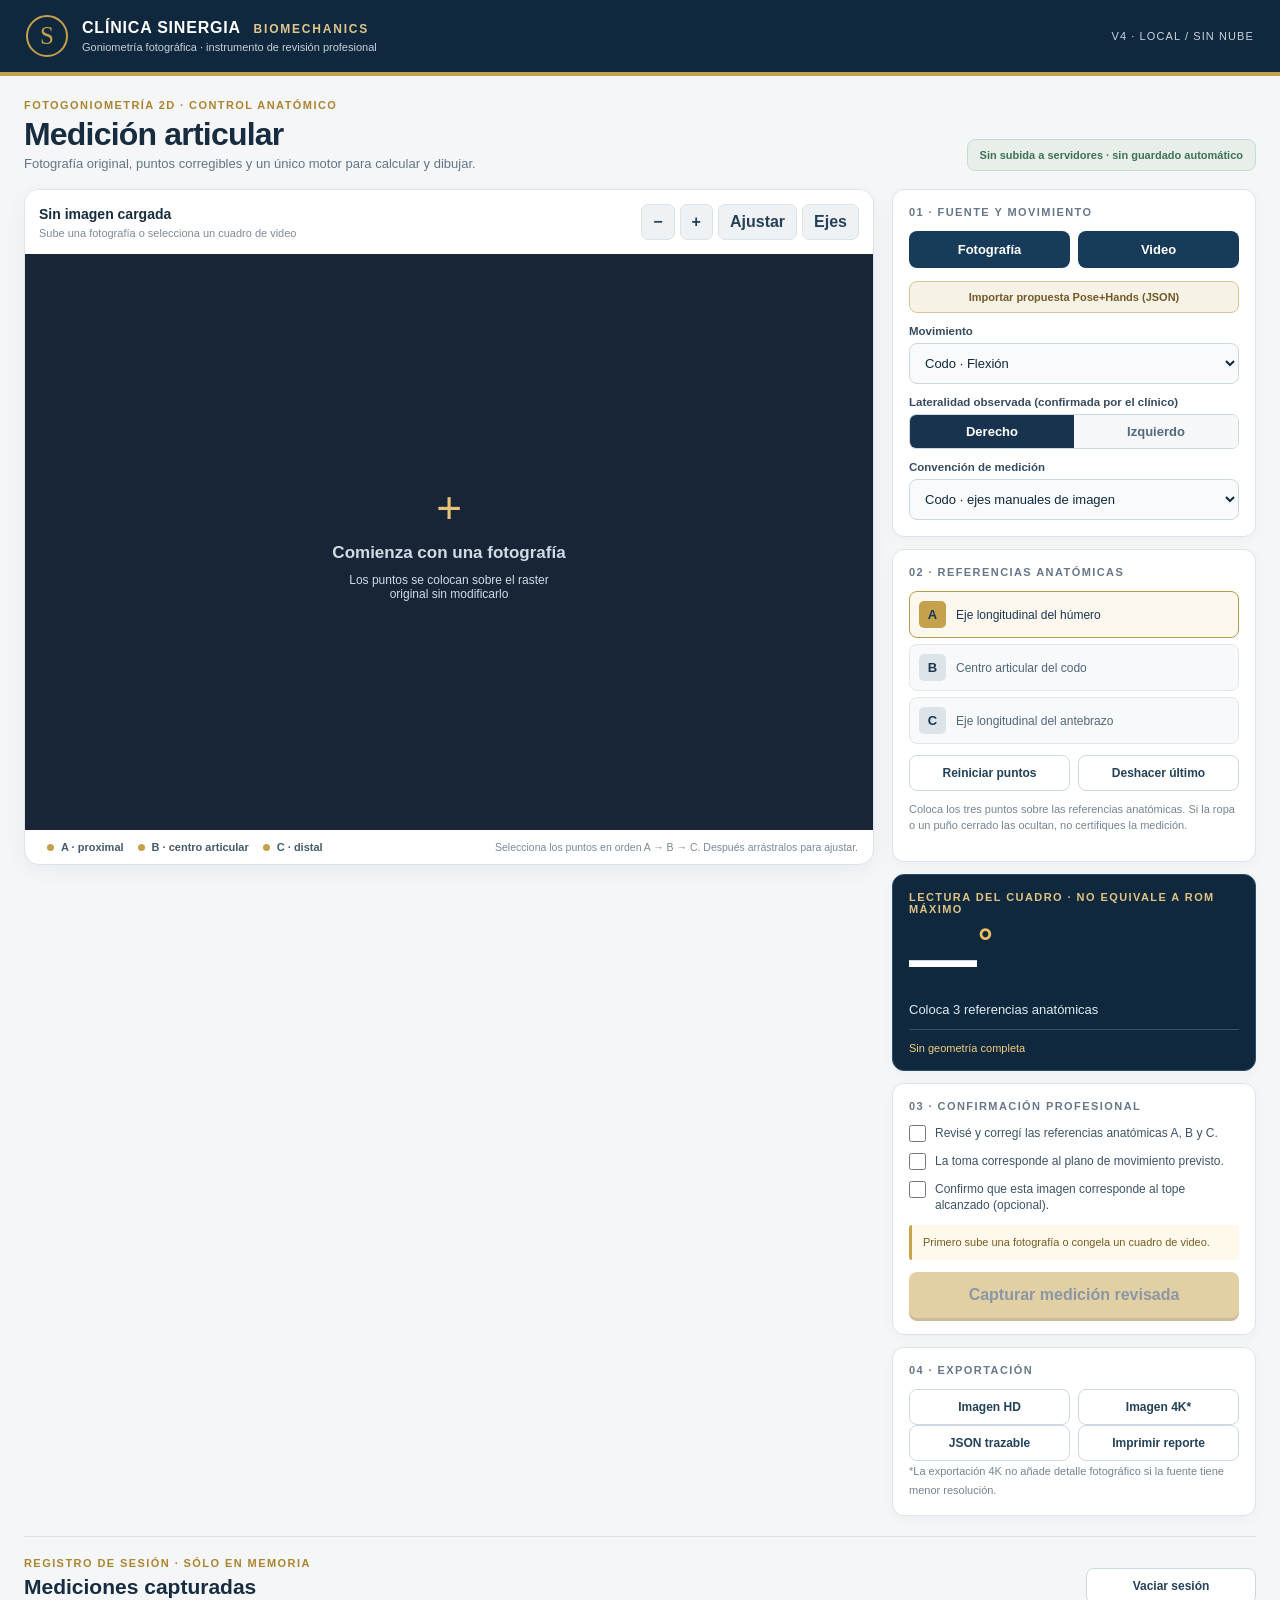
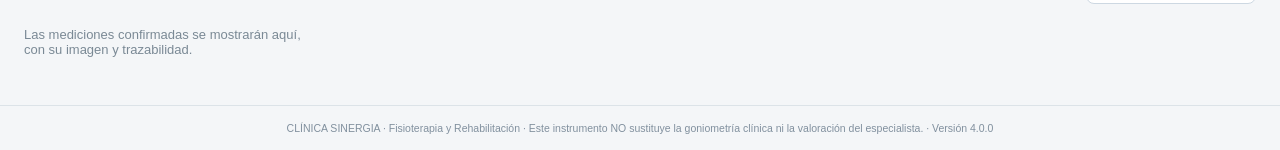
<file: biomecanica-v4/index.html>
<!DOCTYPE html><html lang="es"><head><meta charset="UTF-8"><meta name="viewport" content="width=device-width, initial-scale=1, maximum-scale=5"><meta name="color-scheme" content="light"><title>SINERGIA · Biomechanics Studio V4</title><link rel="stylesheet" href="styles.css"></head>
<body><div id="sinergia-app">
 <header class="topbar"><div class="brandmark">S</div><div><div class="brand">CLÍNICA SINERGIA <span>BIOMECHANICS</span></div><div class="brand-sub">Goniometría fotográfica · instrumento de revisión profesional</div></div><div class="top-version">V4 · LOCAL / SIN NUBE</div></header>
 <div class="pageHead"><div><div class="eyebrow">FOTOGONIOMETRÍA 2D · CONTROL ANATÓMICO</div><h1>Medición articular</h1><p>Fotografía original, puntos corregibles y un único motor para calcular y dibujar.</p></div><div class="privacy">Sin subida a servidores · sin guardado automático</div></div>
 <main class="workspace">
 <section class="viewer-panel">
  <div class="viewer-head"><div><b id="viewerTitle">Sin imagen cargada</b><div class="sub" id="viewerMeta">Sube una fotografía o selecciona un cuadro de video</div></div><div class="tools"><button type="button" id="zoomOut" title="Alejar">−</button><button type="button" id="zoomIn" title="Ampliar">+</button><button type="button" id="fit" title="Ajustar imagen">Ajustar</button><button type="button" id="toggleLines" title="Mostrar/ocultar ejes">Ejes</button></div></div>
  <div class="canvas-stage" id="stage"><canvas id="photoCanvas" aria-label="Foto original y tres referencias anatómicas editables"></canvas><div class="stage-empty" id="emptyState"><div class="large-icon">+</div><b>Comienza con una fotografía</b><span>Los puntos se colocan sobre el raster original sin modificarlo</span></div></div>
  <div class="stage-footer"><div class="legend"><span class="dot-gold"></span><span>A · proximal</span><span class="dot-gold"></span><span>B · centro articular</span><span class="dot-gold"></span><span>C · distal</span></div><small id="coordHint">Selecciona los puntos en orden A → B → C. Después arrástralos para ajustar.</small></div>
  <div class="video-controls" id="videoControls" hidden><div><button id="videoBack">−0.1 s</button><button id="videoFreeze" class="goldButton">Fijar cuadro</button><button id="videoForward">+0.1 s</button></div><input id="videoSeek" aria-label="Posición de video" type="range" min="0" max="10" value="0" step="0.05"><small id="videoTime">00:00.00</small></div>
 </section>
 <aside class="inspector">
  <div class="controlcard"><div class="card-label">01 · FUENTE Y MOVIMIENTO</div>
    <div class="fileActions"><label class="upload">Fotografía<input type="file" id="photoInput" accept="image/*" hidden></label><label class="upload">Video<input type="file" id="videoInput" accept="video/*" hidden></label></div>
    <label class="upload detector-upload" title="Importar la traza JSON de MediaPipe; exige revisión manual">Importar propuesta Pose+Hands (JSON)<input type="file" id="detectorInput" accept=".json,application/json" hidden></label>
    <label class="inputLabel" for="movement">Movimiento</label><select id="movement"><option value="elbow-flexion">Codo · Flexión</option><option value="elbow-extension">Codo · Déficit de extensión</option><option value="elbow-hyperextension">Codo · Hiperextensión (confirmar)</option><option value="wrist-flexion">Muñeca · Flexión</option><option value="wrist-extension">Muñeca · Extensión</option></select>
    <label class="inputLabel">Lateralidad observada (confirmada por el clínico)</label><div class="segment"><button id="right" class="active" data-side="derecho">Derecho</button><button id="left" data-side="izquierdo">Izquierdo</button></div>
    <label class="inputLabel" for="protocol">Convención de medición</label><select id="protocol"><option value="2d-ejes-manuales">Ejes manuales en imagen (codo)</option><option value="proxy-3mcp-manual">Muñeca · proxy 3.er metacarpiano</option><option value="lateral-5mcp-manual">Muñeca · aproximación lateral 5.º MCP</option></select>
  </div>
  <div class="controlcard"><div class="card-label">02 · REFERENCIAS ANATÓMICAS</div><div class="steps"><button id="placeA" class="step current"><strong>A</strong><span id="nameA">Eje proximal del húmero</span></button><button id="placeB" class="step"><strong>B</strong><span id="nameB">Centro del codo</span></button><button id="placeC" class="step"><strong>C</strong><span id="nameC">Eje distal del antebrazo</span></button></div><div class="row"><button class="secondary" id="clearPoints">Reiniciar puntos</button><button class="secondary" id="undoPoint">Deshacer último</button></div><p class="help">Coloca los tres puntos sobre las referencias anatómicas. Si la ropa o un puño cerrado las ocultan, no certifiques la medición.</p></div>
  <div class="result"><div class="card-label">LECTURA DEL CUADRO · NO EQUIVALE A ROM MÁXIMO</div><div class="bigAngle" id="degreeValue">—<span>°</span></div><div class="angleCaption" id="angleCaption">Esperando los tres puntos</div><div class="quality" id="quality">Pendiente de revisión anatómica</div></div>
  <div class="controlcard"><div class="card-label">03 · CONFIRMACIÓN PROFESIONAL</div><label class="check"><input type="checkbox" id="anatomyCheck"><span>Revisé y corregí las referencias anatómicas A, B y C.</span></label><label class="check"><input type="checkbox" id="planeCheck"><span>La toma corresponde al plano de movimiento previsto.</span></label><label class="check"><input type="checkbox" id="maxCheck"><span>Confirmo que esta imagen corresponde al tope alcanzado (opcional).</span></label><label class="check" id="directionWrap" hidden><input type="checkbox" id="directionCheck"><span>Confirmo visualmente la dirección de hiperextensión.</span></label><div class="warning" id="warning">Antes de guardar, confirma las referencias y el plano. Ningún dato será considerado validado contra un goniómetro.</div><button id="capture" class="primary">Capturar medición revisada</button></div>
  <div class="controlcard"><div class="card-label">04 · EXPORTACIÓN</div><div class="row"><button id="exportNative" class="secondary">Imagen HD</button><button id="export4k" class="secondary">Imagen 4K*</button></div><div class="row"><button id="exportJson" class="secondary">JSON trazable</button><button id="printReport" class="secondary">Imprimir reporte</button></div><small>*La exportación 4K no añade detalle fotográfico si la fuente tiene menor resolución.</small></div>
 </aside></main>
 <section class="records-section"><div class="records-header"><div><div class="eyebrow">REGISTRO DE SESIÓN · SÓLO EN MEMORIA</div><h2>Mediciones capturadas</h2></div><button class="secondary" id="clearSession">Vaciar sesión</button></div><div class="record-grid" id="records"><p class="empty-records">Las mediciones confirmadas se mostrarán aquí, con su imagen y trazabilidad.</p></div></section>
 <footer>CLÍNICA SINERGIA · Fisioterapia y Rehabilitación · Este instrumento NO sustituye la goniometría clínica ni la valoración del especialista. · Versión 4.0.0</footer>
 <div id="printRegion" class="print-only"></div>
 </div><script src="geometry.js"></script><script src="app.js"></script></body></html>
</file>
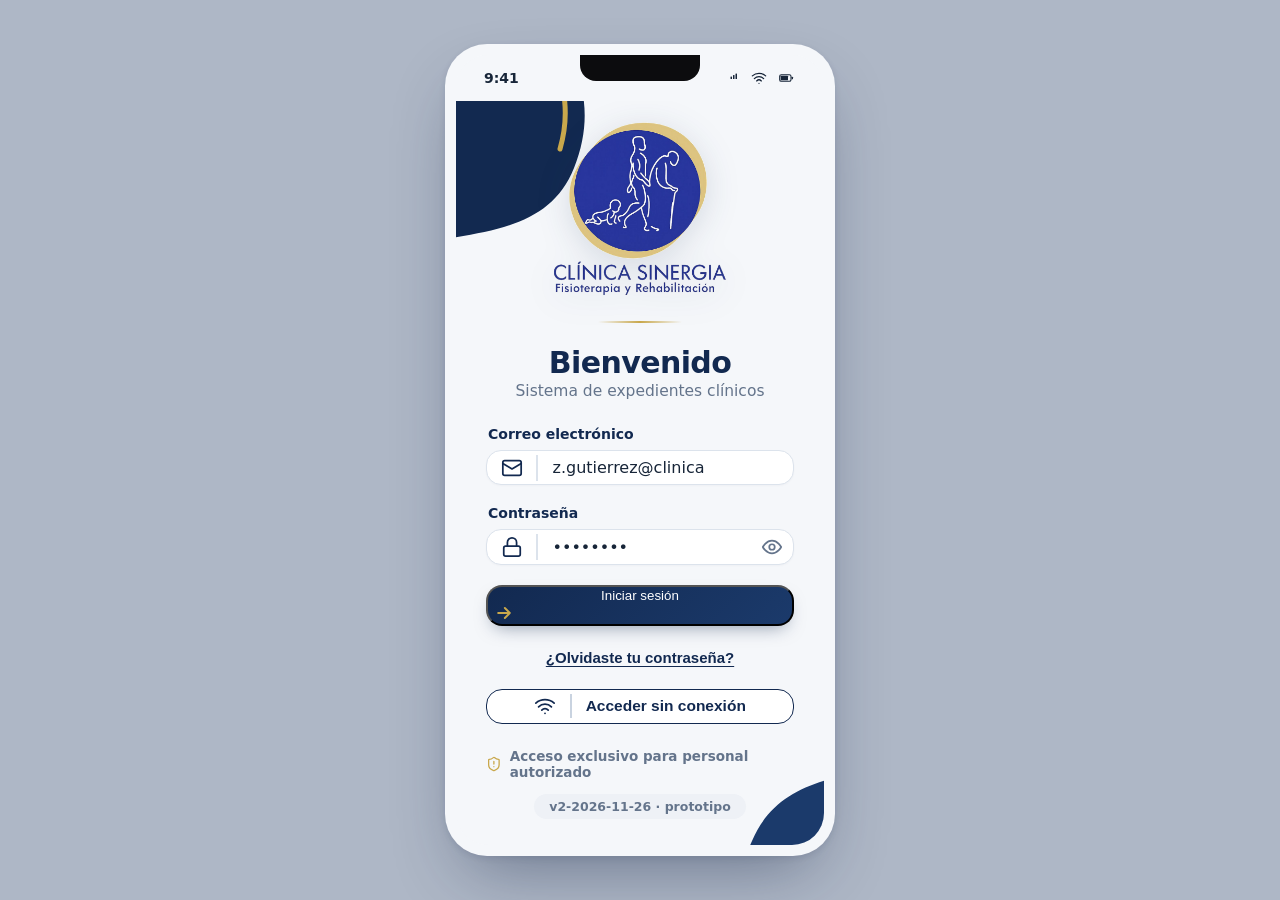
<file: redesign-v2/prototype/index.html>
<!doctype html>
<html lang="es">
<head>
<meta charset="utf-8">
<meta name="viewport" content="width=device-width, initial-scale=1, viewport-fit=cover, maximum-scale=1">
<meta name="theme-color" content="#122950">
<title>Sinergia · Prototipo premium V2.0</title>
<link rel="icon" href="../brand/favicon-64.png">
<link rel="apple-touch-icon" href="../brand/icon_180.png">
<link rel="stylesheet" href="app.css">
</head>
<body>
<!-- ===== Sprite de íconos (Lucide, SVG local) ===== -->
<svg style="display:none" aria-hidden="true">
  <symbol id="i-cal" viewBox="0 0 24 24"><rect x="3" y="4" width="18" height="18" rx="2"/><path d="M16 2v4M8 2v4M3 10h18"/></symbol>
  <symbol id="i-users" viewBox="0 0 24 24"><path d="M16 21v-2a4 4 0 0 0-4-4H6a4 4 0 0 0-4 4v2"/><circle cx="9" cy="7" r="4"/><path d="M22 21v-2a4 4 0 0 0-3-3.87M16 3.13a4 4 0 0 1 0 7.75"/></symbol>
  <symbol id="i-book" viewBox="0 0 24 24"><path d="M12 7v14M3 18a1 1 0 0 1-1-1V4a1 1 0 0 1 1-1h5a4 4 0 0 1 4 4 4 4 0 0 1 4-4h5a1 1 0 0 1 1 1v13a1 1 0 0 1-1 1h-6a3 3 0 0 0-3 3 3 3 0 0 0-3-3z"/></symbol>
  <symbol id="i-activity" viewBox="0 0 24 24"><path d="M22 12h-4l-3 9L9 3l-3 9H2"/></symbol>
  <symbol id="i-search" viewBox="0 0 24 24"><circle cx="11" cy="11" r="8"/><path d="m21 21-4.3-4.3"/></symbol>
  <symbol id="i-plus" viewBox="0 0 24 24"><path d="M5 12h14M12 5v14"/></symbol>
  <symbol id="i-cr" viewBox="0 0 24 24"><path d="m9 18 6-6-6-6"/></symbol>
  <symbol id="i-back" viewBox="0 0 24 24"><path d="m12 19-7-7 7-7M19 12H5"/></symbol>
  <symbol id="i-clip" viewBox="0 0 24 24"><rect x="8" y="2" width="8" height="4" rx="1"/><path d="M16 4h2a2 2 0 0 1 2 2v14a2 2 0 0 1-2 2H6a2 2 0 0 1-2-2V6a2 2 0 0 1 2-2h2"/><path d="M12 11h4M12 16h4M8 11h.01M8 16h.01"/></symbol>
  <symbol id="i-shield" viewBox="0 0 24 24"><path d="M20 13c0 5-3.5 7.5-7.66 8.95a1 1 0 0 1-.67-.01C7.5 20.5 4 18 4 13V6a1 1 0 0 1 1-1c2 0 4.5-1.2 6.24-2.72a1.17 1.17 0 0 1 1.52 0C14.51 3.81 17 5 19 5a1 1 0 0 1 1 1z"/><path d="M12 8v4M12 16h.01"/></symbol>
  <symbol id="i-ruler" viewBox="0 0 24 24"><path d="M21.3 15.3a2.4 2.4 0 0 1 0 3.4l-2.6 2.6a2.4 2.4 0 0 1-3.4 0L2.7 8.7a2.41 2.41 0 0 1 0-3.4l2.6-2.6a2.41 2.41 0 0 1 3.4 0Z"/><path d="m14.5 12.5 2-2M11.5 9.5l2-2M8.5 6.5l2-2M17.5 15.5l2-2"/></symbol>
  <symbol id="i-bolt" viewBox="0 0 24 24"><path d="M13 2 3 14h9l-1 8 10-12h-9z"/></symbol>
  <symbol id="i-bone" viewBox="0 0 24 24"><path d="M17 10c.7-.7 1.69 0 2.5 0a2.5 2.5 0 1 0 0-5 2.5 2.5 0 0 0-2.5 2.5c0 .81.7 1.8 0 2.5l-7 7c-.7.7-1.69 0-2.5 0a2.5 2.5 0 0 0 0 5 2.5 2.5 0 0 0 2.5-2.5c0-.81-.7-1.8 0-2.5z"/></symbol>
  <symbol id="i-cam" viewBox="0 0 24 24"><path d="M14.5 4h-5L7 7H4a2 2 0 0 0-2 2v9a2 2 0 0 0 2 2h16a2 2 0 0 0 2-2V9a2 2 0 0 0-2-2h-3l-2.5-3z"/><circle cx="12" cy="13" r="3"/></symbol>
  <symbol id="i-mic" viewBox="0 0 24 24"><rect x="9" y="2" width="6" height="12" rx="3"/><path d="M19 10v1a7 7 0 0 1-14 0v-1M12 18v4"/></symbol>
  <symbol id="i-check" viewBox="0 0 24 24"><path d="M20 6 9 17l-5-5"/></symbol>
  <symbol id="i-cd" viewBox="0 0 24 24"><path d="m6 9 6 6 6-6"/></symbol>
  <symbol id="i-clock" viewBox="0 0 24 24"><circle cx="12" cy="12" r="9"/><path d="M12 7v5l3 2"/></symbol>
  <symbol id="i-file" viewBox="0 0 24 24"><path d="M15 2H6a2 2 0 0 0-2 2v16a2 2 0 0 0 2 2h12a2 2 0 0 0 2-2V7z"/><path d="M14 2v5h5M9 13h6M9 17h6"/></symbol>
  <symbol id="i-target" viewBox="0 0 24 24"><circle cx="12" cy="12" r="9"/><circle cx="12" cy="12" r="5"/><circle cx="12" cy="12" r="1"/></symbol>
  <symbol id="i-up" viewBox="0 0 24 24"><path d="m18 15-6-6-6 6"/></symbol>
  <symbol id="i-trend" viewBox="0 0 24 24"><path d="m22 7-8.5 8.5-5-5L2 17M16 7h6v6"/></symbol>
  <symbol id="i-plus2" viewBox="0 0 24 24"><path d="M12 5v14M5 12h14"/></symbol>
  <symbol id="i-mail" viewBox="0 0 24 24"><rect x="2" y="4" width="20" height="16" rx="2"/><path d="m22 7-10 6L2 7"/></symbol>
  <symbol id="i-lock" viewBox="0 0 24 24"><rect x="3" y="11" width="18" height="11" rx="2"/><path d="M7 11V7a5 5 0 0 1 10 0v4"/></symbol>
  <symbol id="i-eye" viewBox="0 0 24 24"><path d="M2 12s3.5-7 10-7 10 7 10 7-3.5 7-10 7-10-7-10-7z"/><circle cx="12" cy="12" r="3"/></symbol>
  <symbol id="i-arrow" viewBox="0 0 24 24"><path d="M5 12h14M13 6l6 6-6 6"/></symbol>
  <symbol id="i-wifi" viewBox="0 0 24 24"><path d="M12 20h.01M8.5 16.4a5 5 0 0 1 7 0M5 12.9a10 10 0 0 1 14 0M2 8.8a15 15 0 0 1 20 0"/></symbol>
  <symbol id="i-wifioff" viewBox="0 0 24 24"><path d="M12 20h.01M8.5 16.5a5 5 0 0 1 7 0M5 12.9a10 10 0 0 1 3-2M2 8.8a15 15 0 0 1 4.2-2.7M19 12.9a10 10 0 0 0-3.5-2.2M22 8.8a15 15 0 0 0-3-1.9M2 2l20 20"/></symbol>
  <symbol id="i-key" viewBox="0 0 24 24"><circle cx="7.5" cy="15.5" r="5.5"/><path d="m11 12 8.5-8.5M15 7l2 2M18 4l2 2"/></symbol>
  <symbol id="i-refresh" viewBox="0 0 24 24"><path d="M21 12a9 9 0 1 1-3-6.7L21 8M21 3v5h-5"/></symbol>
  <symbol id="i-send" viewBox="0 0 24 24"><path d="M22 2 11 13M22 2l-7 20-4-9-9-4z"/></symbol>
  <symbol id="i-sig" viewBox="0 0 24 24" fill="currentColor" stroke="none"><rect x="1" y="9" width="3" height="5" rx="1"/><rect x="6" y="6" width="3" height="8" rx="1"/><rect x="11" y="3" width="3" height="11" rx="1"/></symbol>
  <symbol id="i-bat" viewBox="0 0 24 24"><rect x="1" y="7" width="17" height="10" rx="2.5" fill="none" stroke="currentColor" stroke-width="1.6"/><rect x="2.5" y="8.5" width="11" height="7" rx="1" fill="currentColor" stroke="none"/><rect x="19" y="10" width="2" height="4" rx="1" fill="currentColor" stroke="none"/></symbol>
  <symbol id="i-settings" viewBox="0 0 24 24"><circle cx="12" cy="12" r="3"/><path d="M19.4 15a1.65 1.65 0 0 0 .33 1.82l.06.06a2 2 0 1 1-2.83 2.83l-.06-.06a1.65 1.65 0 0 0-1.82-.33 1.65 1.65 0 0 0-1 1.51V21a2 2 0 1 1-4 0v-.09A1.65 1.65 0 0 0 9 19.4a1.65 1.65 0 0 0-1.82.33l-.06.06a2 2 0 1 1-2.83-2.83l.06-.06a1.65 1.65 0 0 0 .33-1.82 1.65 1.65 0 0 0-1.51-1H3a2 2 0 1 1 0-4h.09A1.65 1.65 0 0 0 4.6 9a1.65 1.65 0 0 0-.33-1.82l-.06-.06a2 2 0 1 1 2.83-2.83l.06.06A1.65 1.65 0 0 0 9 4.6a1.65 1.65 0 0 0 1-1.51V3a2 2 0 1 1 4 0v.09a1.65 1.65 0 0 0 1 1.51 1.65 1.65 0 0 0 1.82-.33l.06-.06a2 2 0 1 1 2.83 2.83l-.06.06a1.65 1.65 0 0 0-.33 1.82V9a1.65 1.65 0 0 0 1.51 1H21a2 2 0 1 1 0 4h-.09a1.65 1.65 0 0 0-1.51 1z"/></symbol>
  <symbol id="i-edit" viewBox="0 0 24 24"><path d="M12 20h9M16.5 3.5a2.1 2.1 0 0 1 3 3L7 19l-4 1 1-4z"/></symbol>
  <symbol id="i-x" viewBox="0 0 24 24"><path d="M18 6 6 18M6 6l12 12"/></symbol>
  <symbol id="i-image" viewBox="0 0 24 24"><rect x="3" y="3" width="18" height="18" rx="2"/><circle cx="9" cy="9" r="2"/><path d="m21 15-5-5L5 21"/></symbol>
  <symbol id="i-play" viewBox="0 0 24 24"><path d="m6 3 14 9-14 9z"/></symbol>
  <symbol id="i-dumbbell" viewBox="0 0 24 24"><path d="M14.4 14.4 9.6 9.6M18.7 21.5a2 2 0 0 1-2.8-2.8M5.3 2.5a2 2 0 0 1 2.8 2.8M2 12l2-2M22 12l-2 2M18.5 2.5 21.5 5.5M2.5 18.5 5.5 21.5M20.5 16.5 16.5 20.5M3.5 7.5 7.5 3.5"/></symbol>
  <symbol id="i-droplet" viewBox="0 0 24 24"><path d="M12 22a7 7 0 0 0 7-7c0-2-1-3.9-3-5.5s-3.5-4-4-6.5c-.5 2.5-2 4.9-4 6.5S5 13 5 15a7 7 0 0 0 7 7z"/></symbol>
  <symbol id="i-sparkles" viewBox="0 0 24 24"><path d="M12 3l1.9 4.6L18.5 9.5 13.9 11.4 12 16l-1.9-4.6L5.5 9.5 10.1 7.6zM19 14l.8 2 2 .8-2 .8-.8 2-.8-2-2-.8 2-.8zM5 15l.6 1.5 1.5.6-1.5.6L5 19l-.6-1.5L2.9 17l1.5-.6z"/></symbol>
  <symbol id="i-chart" viewBox="0 0 24 24"><path d="M3 3v18h18"/><rect x="7" y="11" width="3" height="6" rx="1"/><rect x="12" y="7" width="3" height="10" rx="1"/><rect x="17" y="13" width="3" height="4" rx="1"/></symbol>
  <symbol id="i-share" viewBox="0 0 24 24"><circle cx="18" cy="5" r="3"/><circle cx="6" cy="12" r="3"/><circle cx="18" cy="19" r="3"/><path d="m8.6 13.5 6.8 4M15.4 6.5l-6.8 4"/></symbol>
  <symbol id="i-bell" viewBox="0 0 24 24"><path d="M6 8a6 6 0 0 1 12 0c0 7 3 9 3 9H3s3-2 3-9M10.3 21a1.9 1.9 0 0 0 3.4 0"/></symbol>
  <symbol id="i-filter" viewBox="0 0 24 24"><path d="M22 3H2l8 9.5V19l4 2v-8.5z"/></symbol>
  <symbol id="i-user" viewBox="0 0 24 24"><path d="M19 21v-2a4 4 0 0 0-4-4H9a4 4 0 0 0-4 4v2"/><circle cx="12" cy="7" r="4"/></symbol>
  <symbol id="i-list" viewBox="0 0 24 24"><path d="M8 6h13M8 12h13M8 18h13M3 6h.01M3 12h.01M3 18h.01"/></symbol>
  <symbol id="i-flame" viewBox="0 0 24 24"><path d="M12 2s4 4 4 8a4 4 0 0 1-8 0 3 3 0 0 1 1-2c0 2 3 3 3-2 0-2-0-2 0-2M8.5 14a3.5 3.5 0 0 0 7 0c0-1-0.5-2-1.5-2.5 0 1.5-2 2-2-0.5 0-1 0-1.5 0-1.5-1 0.5-2 1.5-2 2.5"/></symbol>
  <symbol id="i-rotate" viewBox="0 0 24 24"><path d="M3 12a9 9 0 1 0 9-9 9 9 0 0 0-6.5 2.8L3 8M3 3v5h5"/></symbol>
</svg>

<div id="frame">
  <div class="device">
    <div class="notch"></div>
    <div class="viewport" id="app"></div>
  </div>
</div>

<script src="data.js"></script>
<script src="app.js"></script>
</body>
</html>
</file>
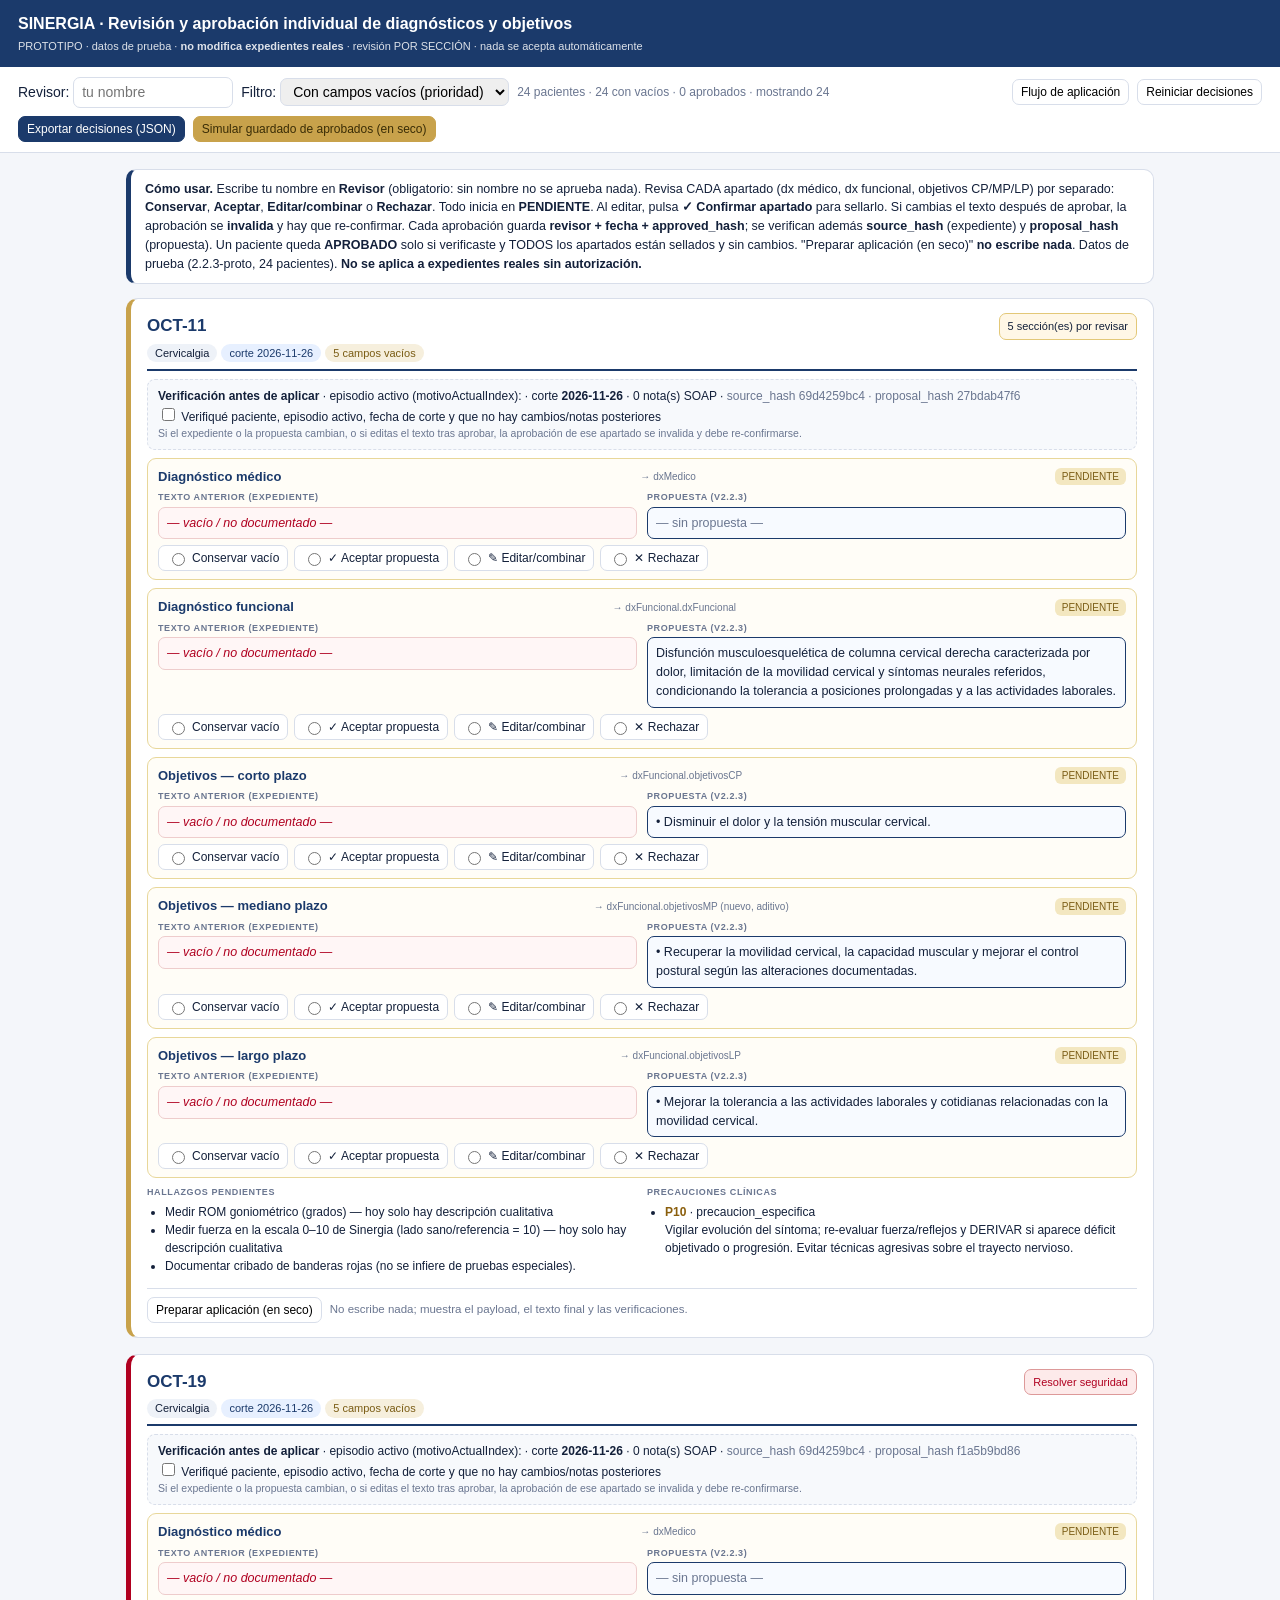
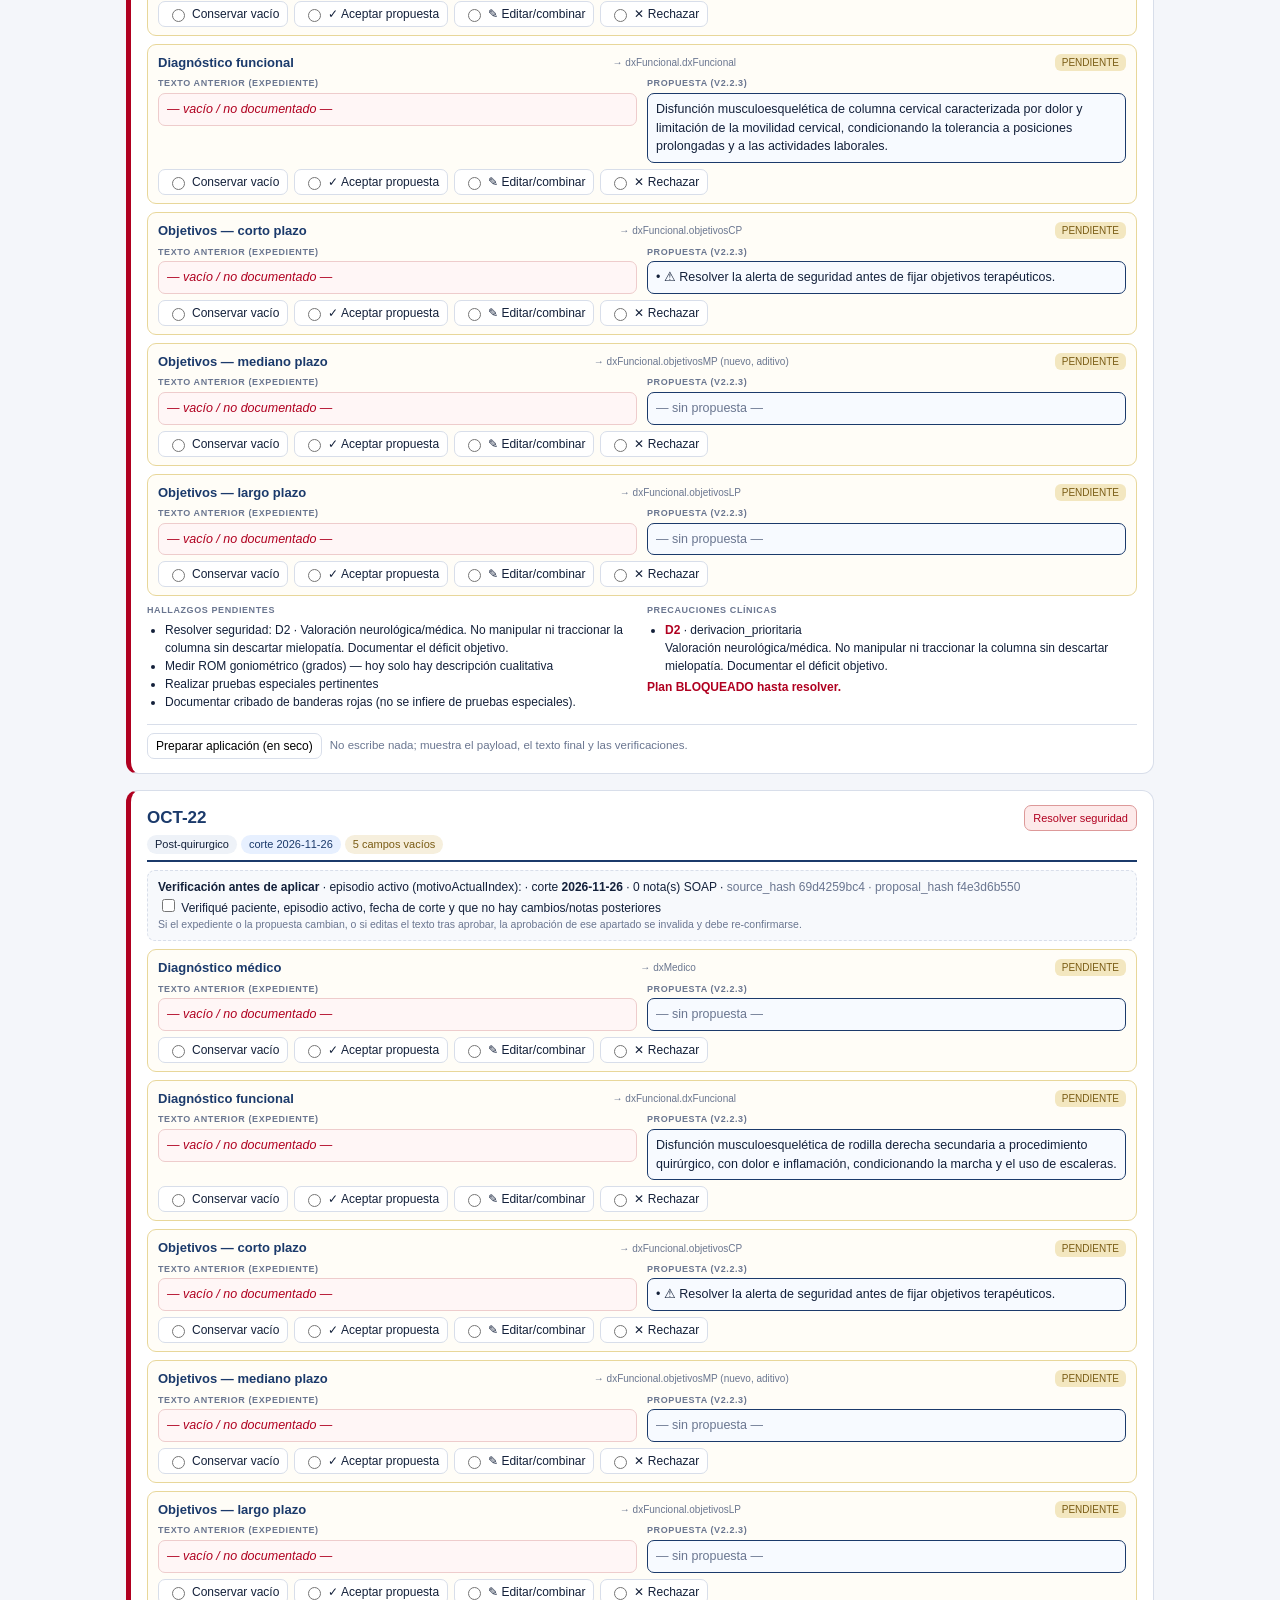
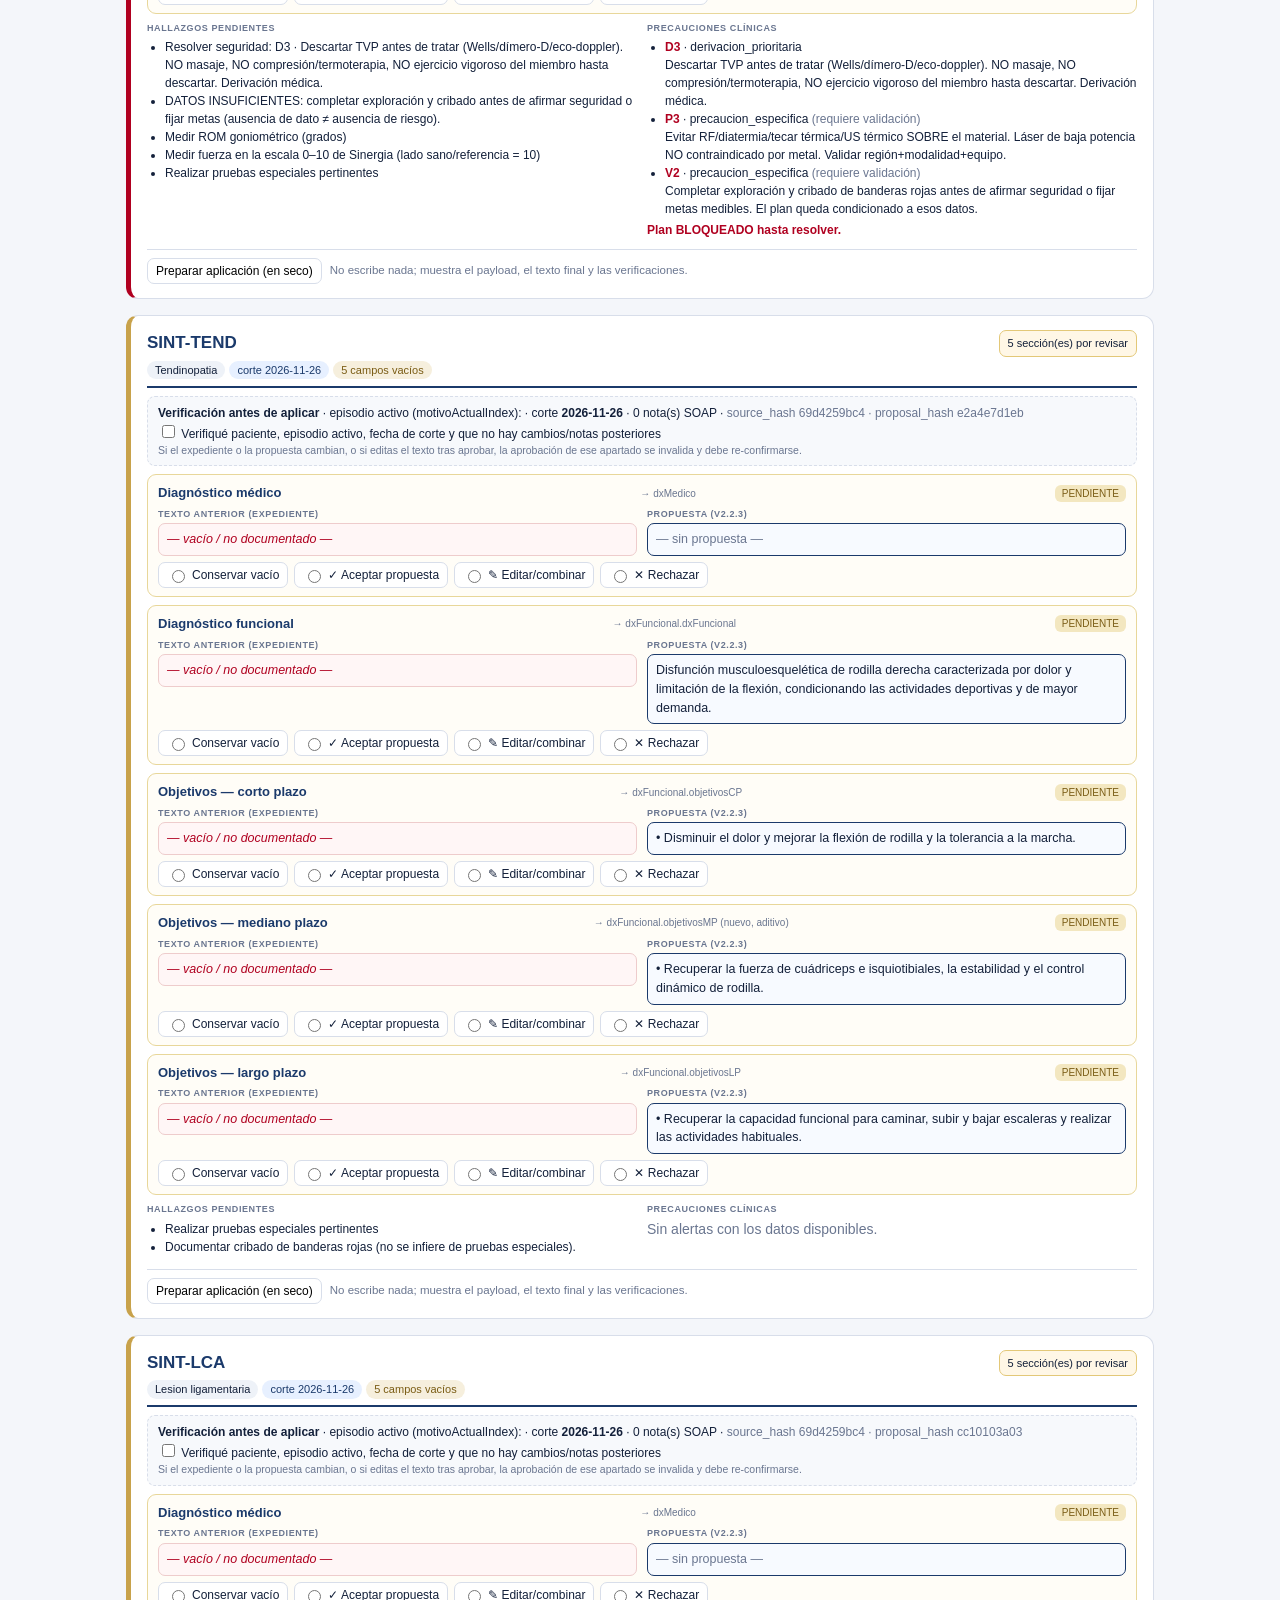
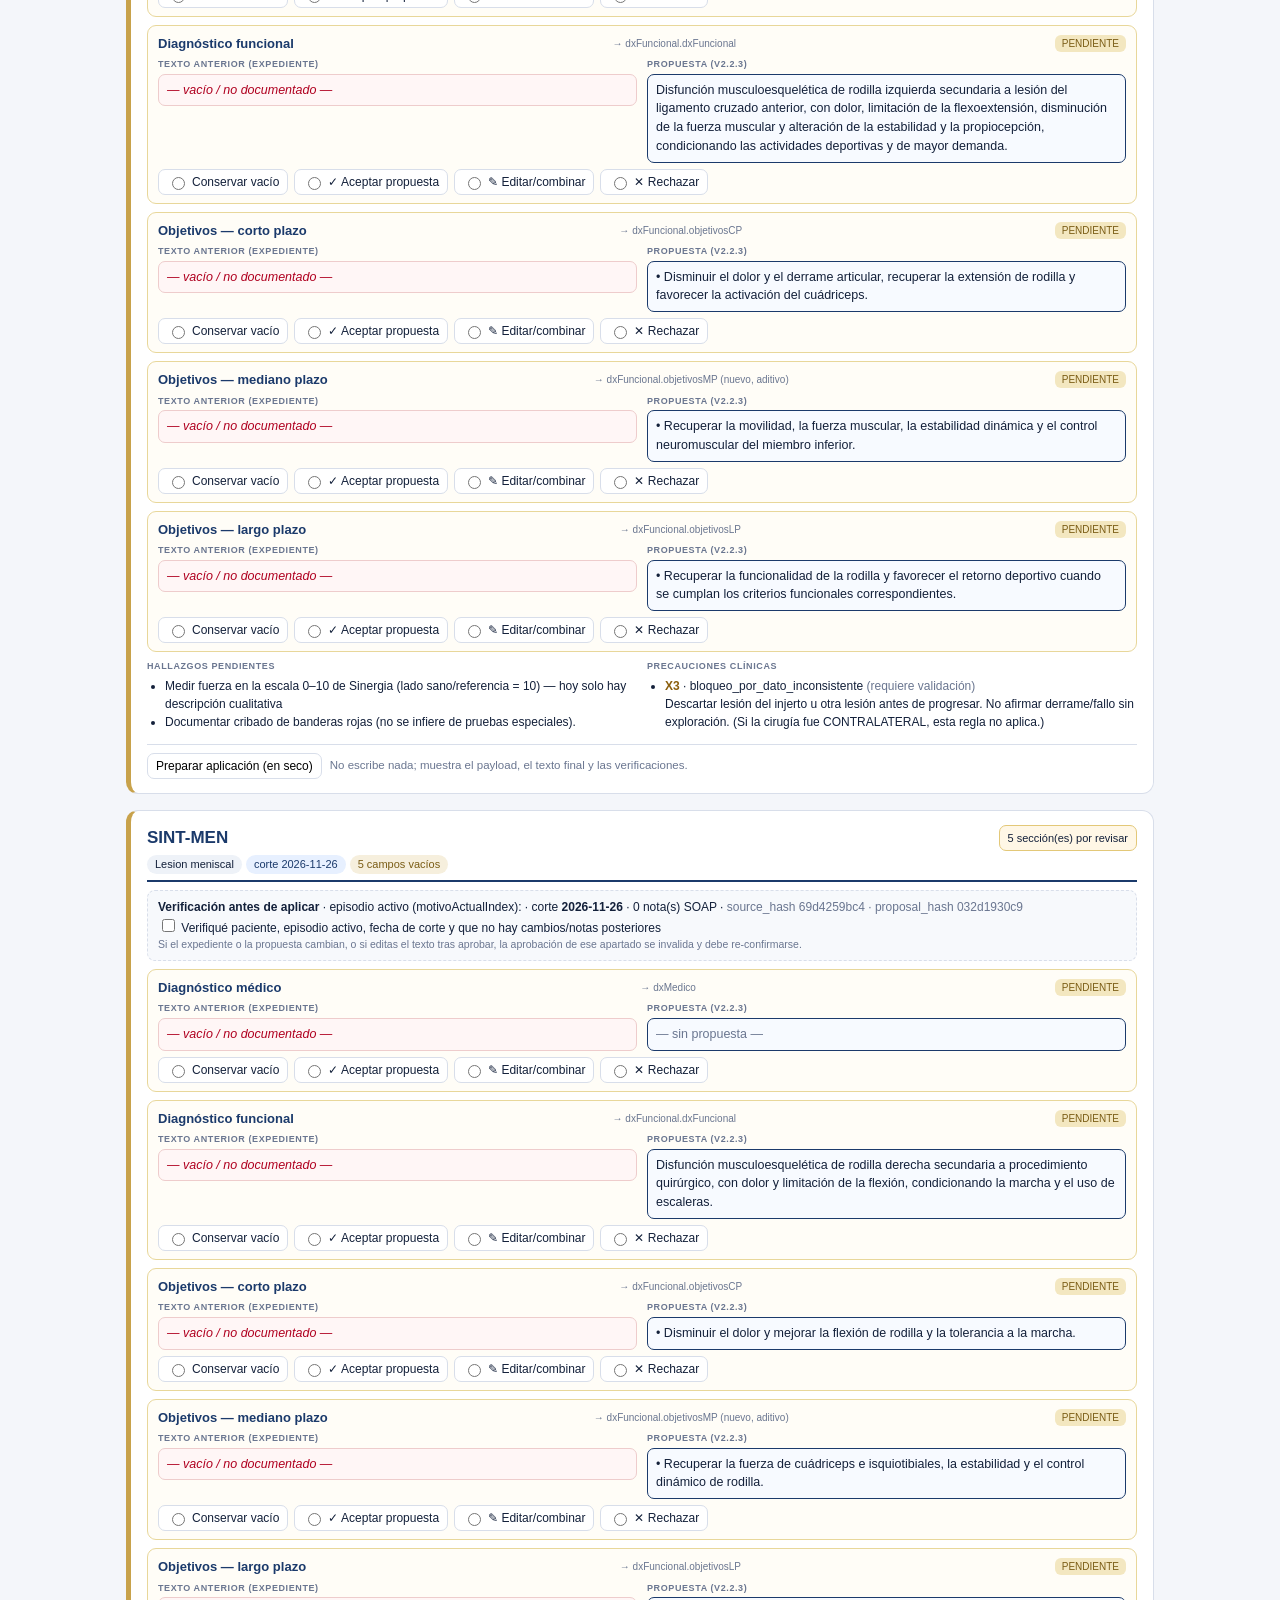
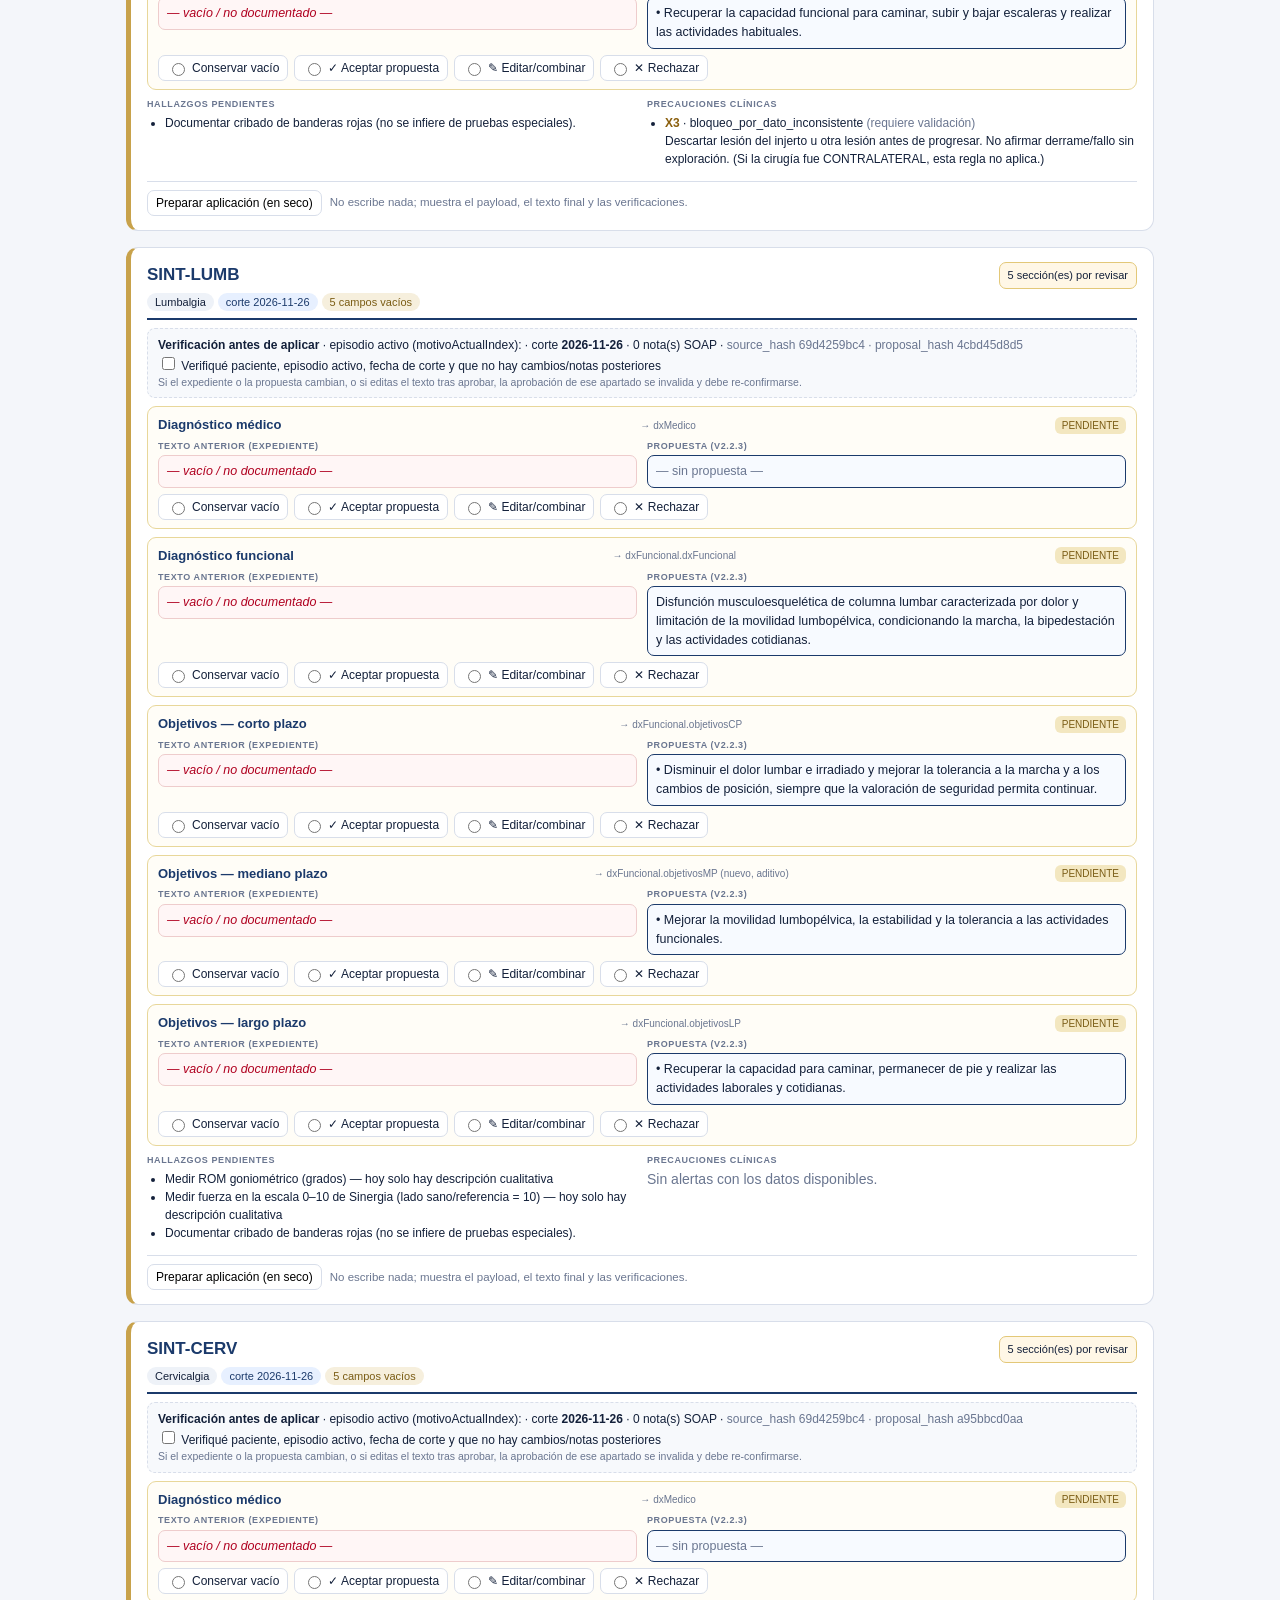
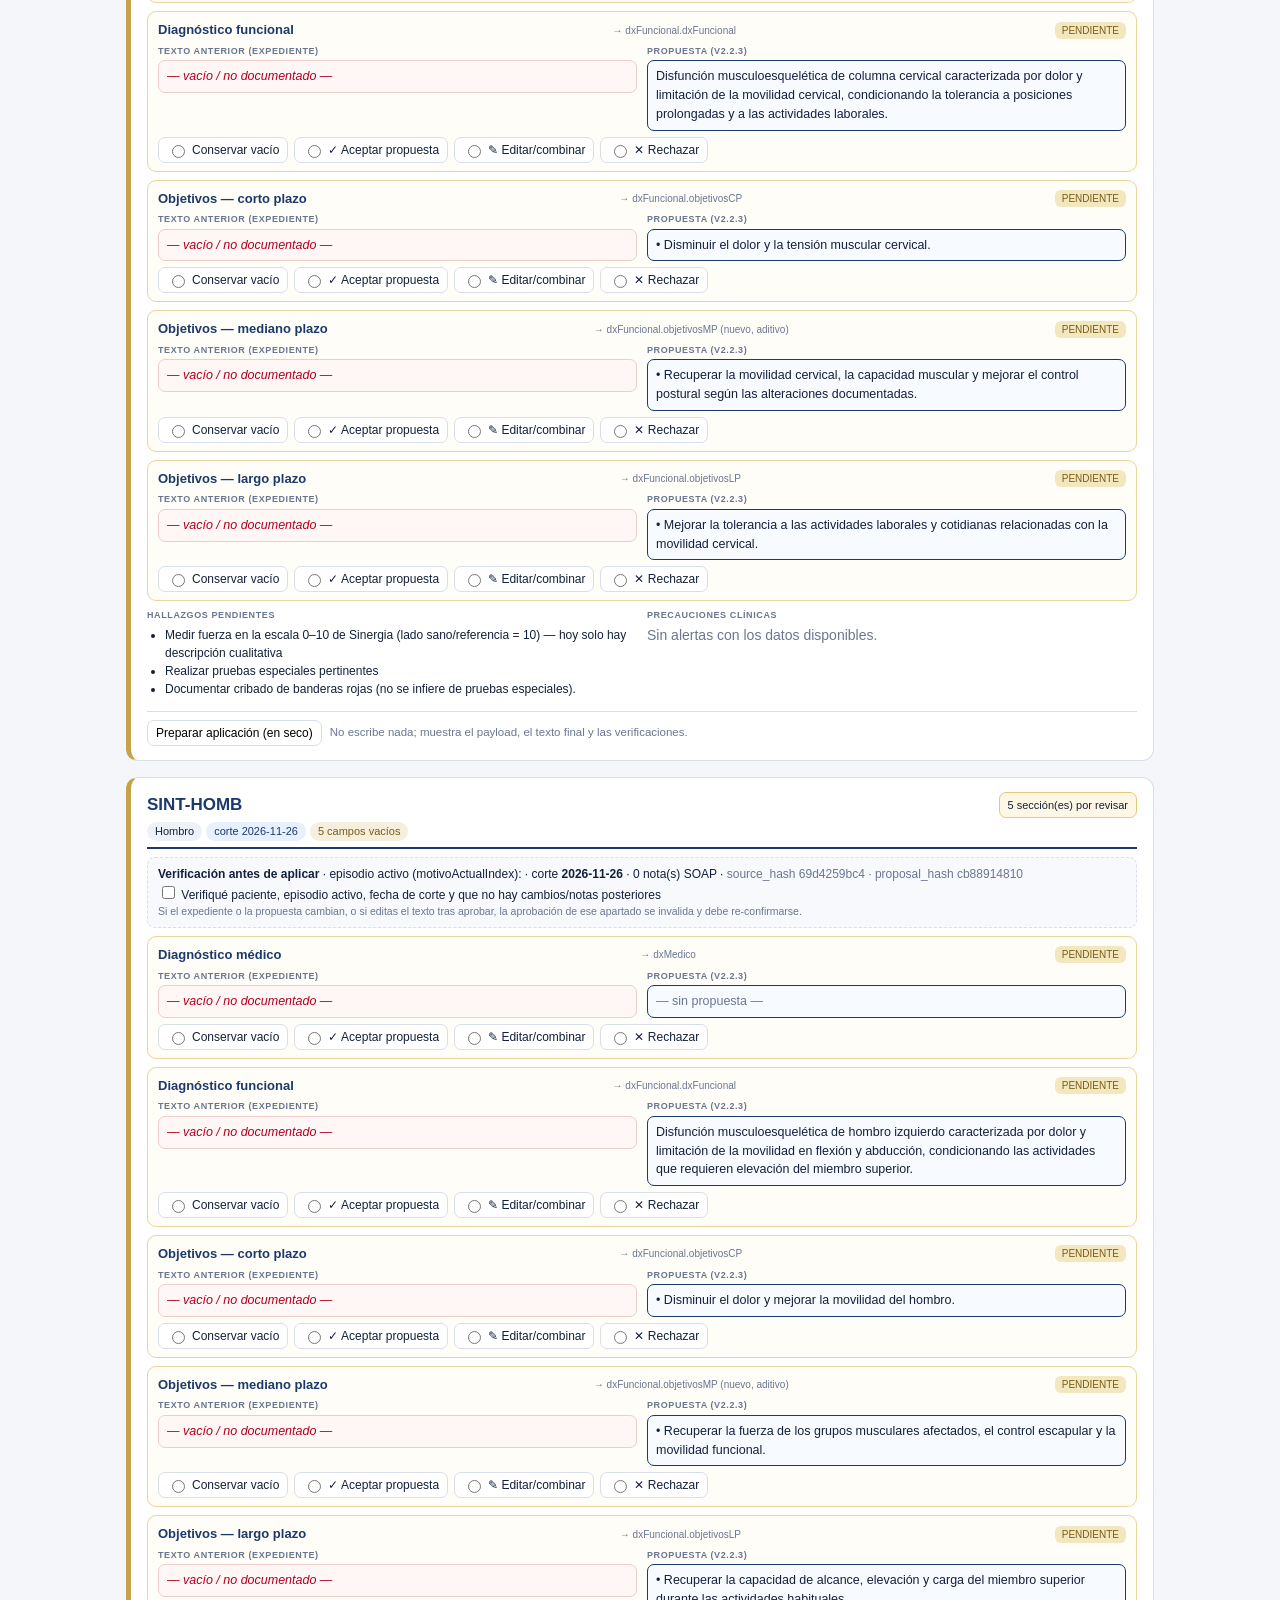
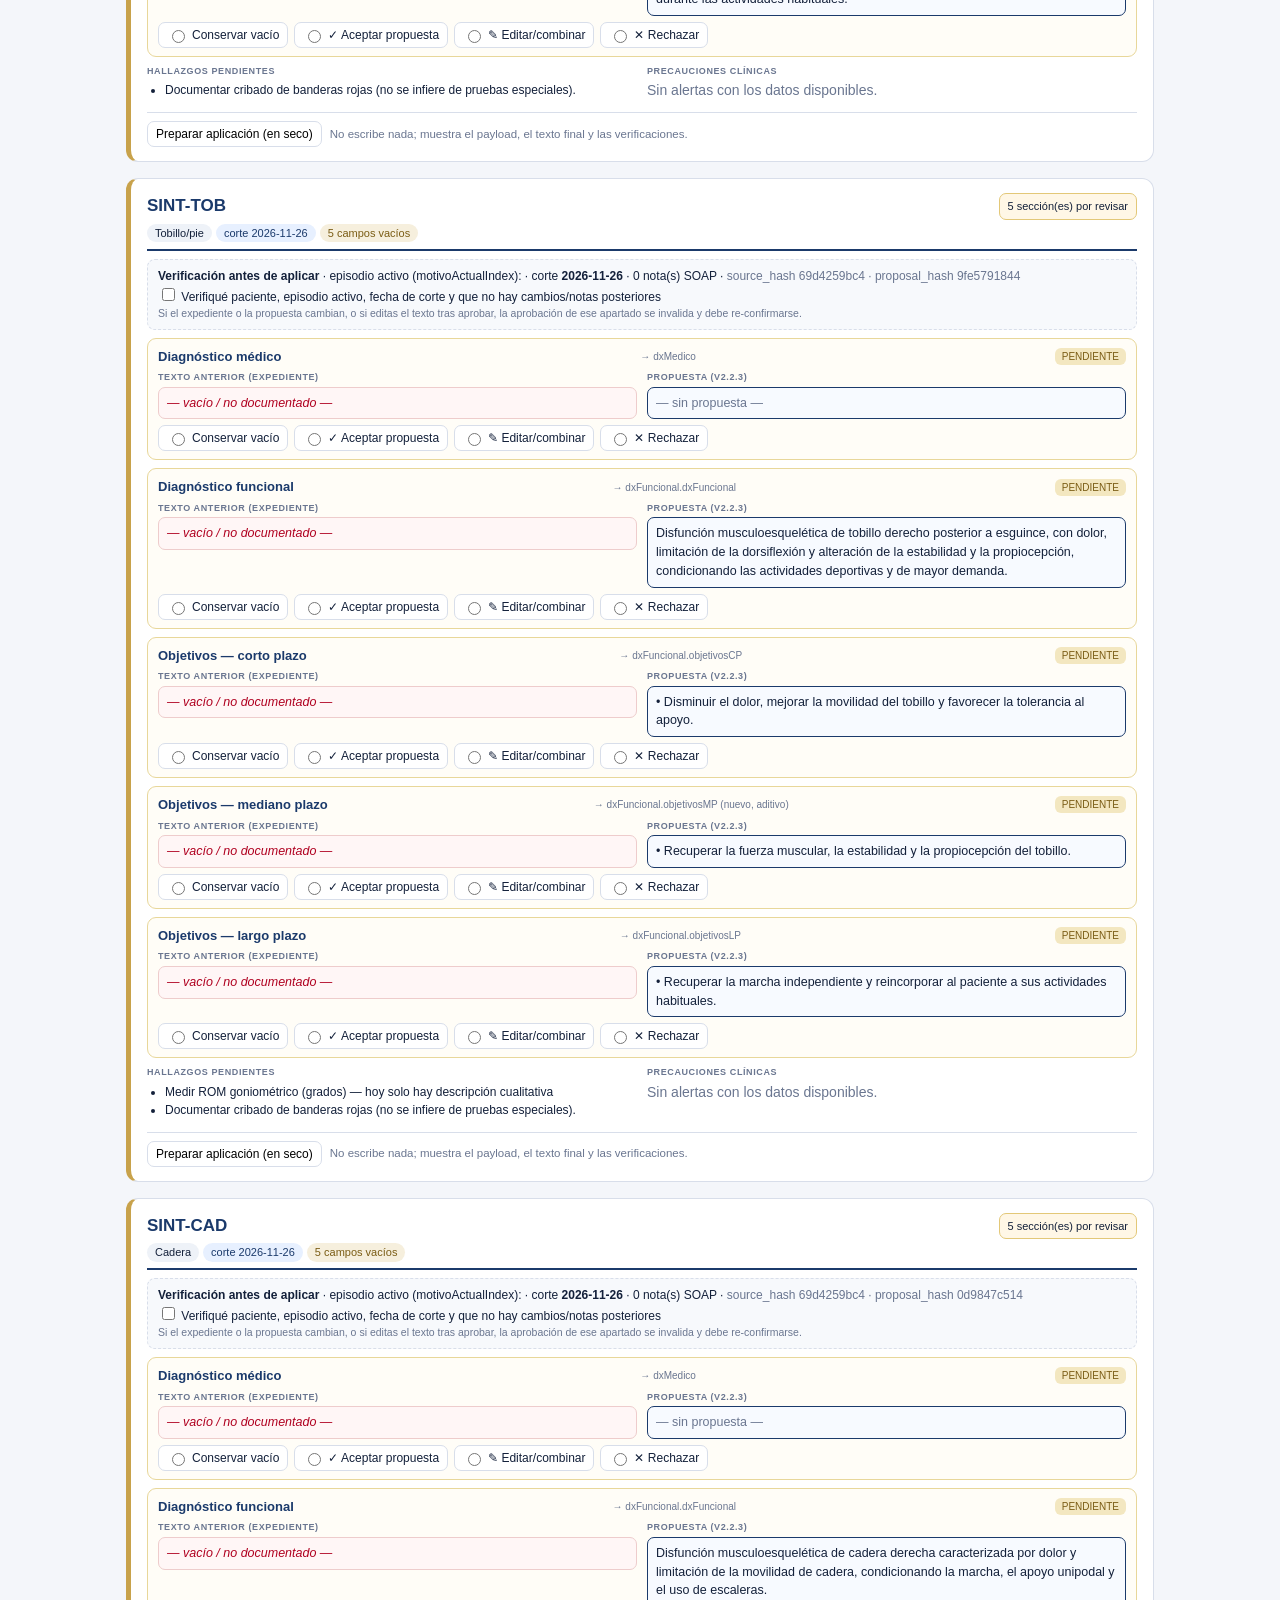
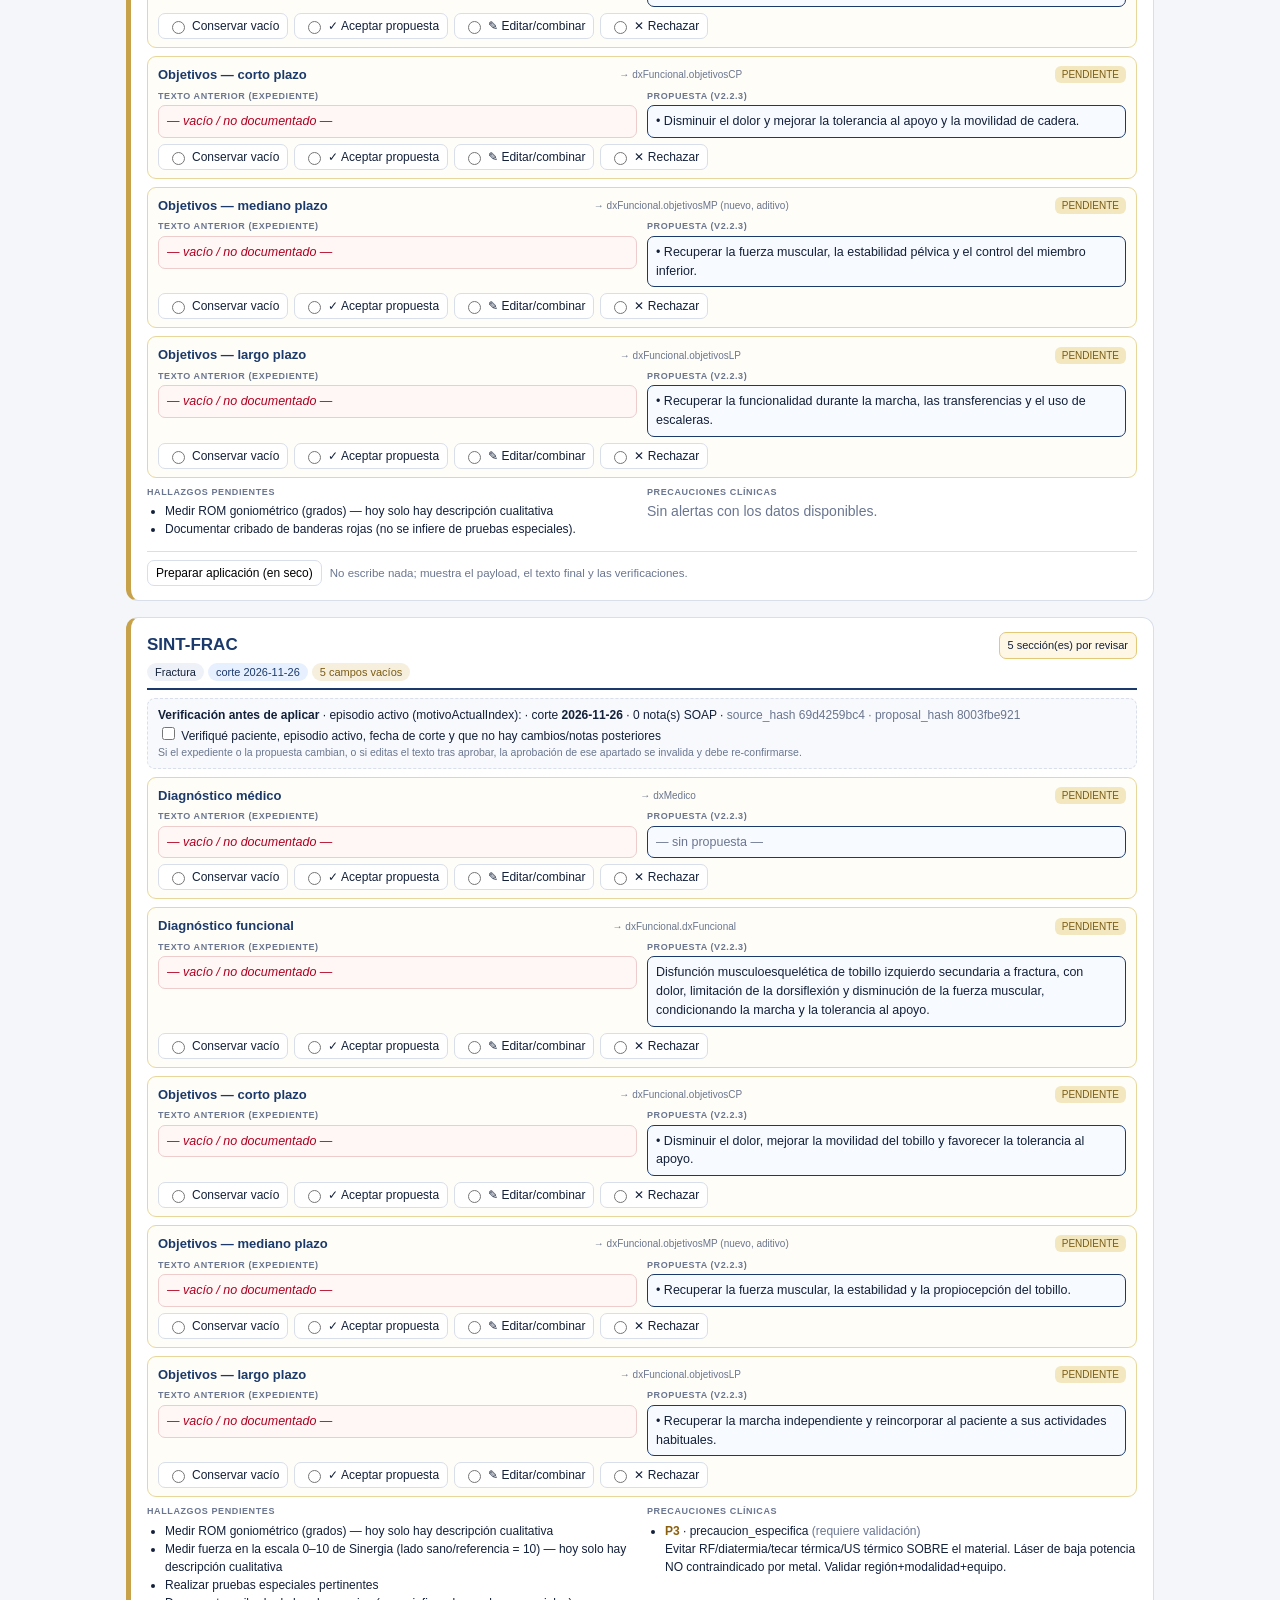
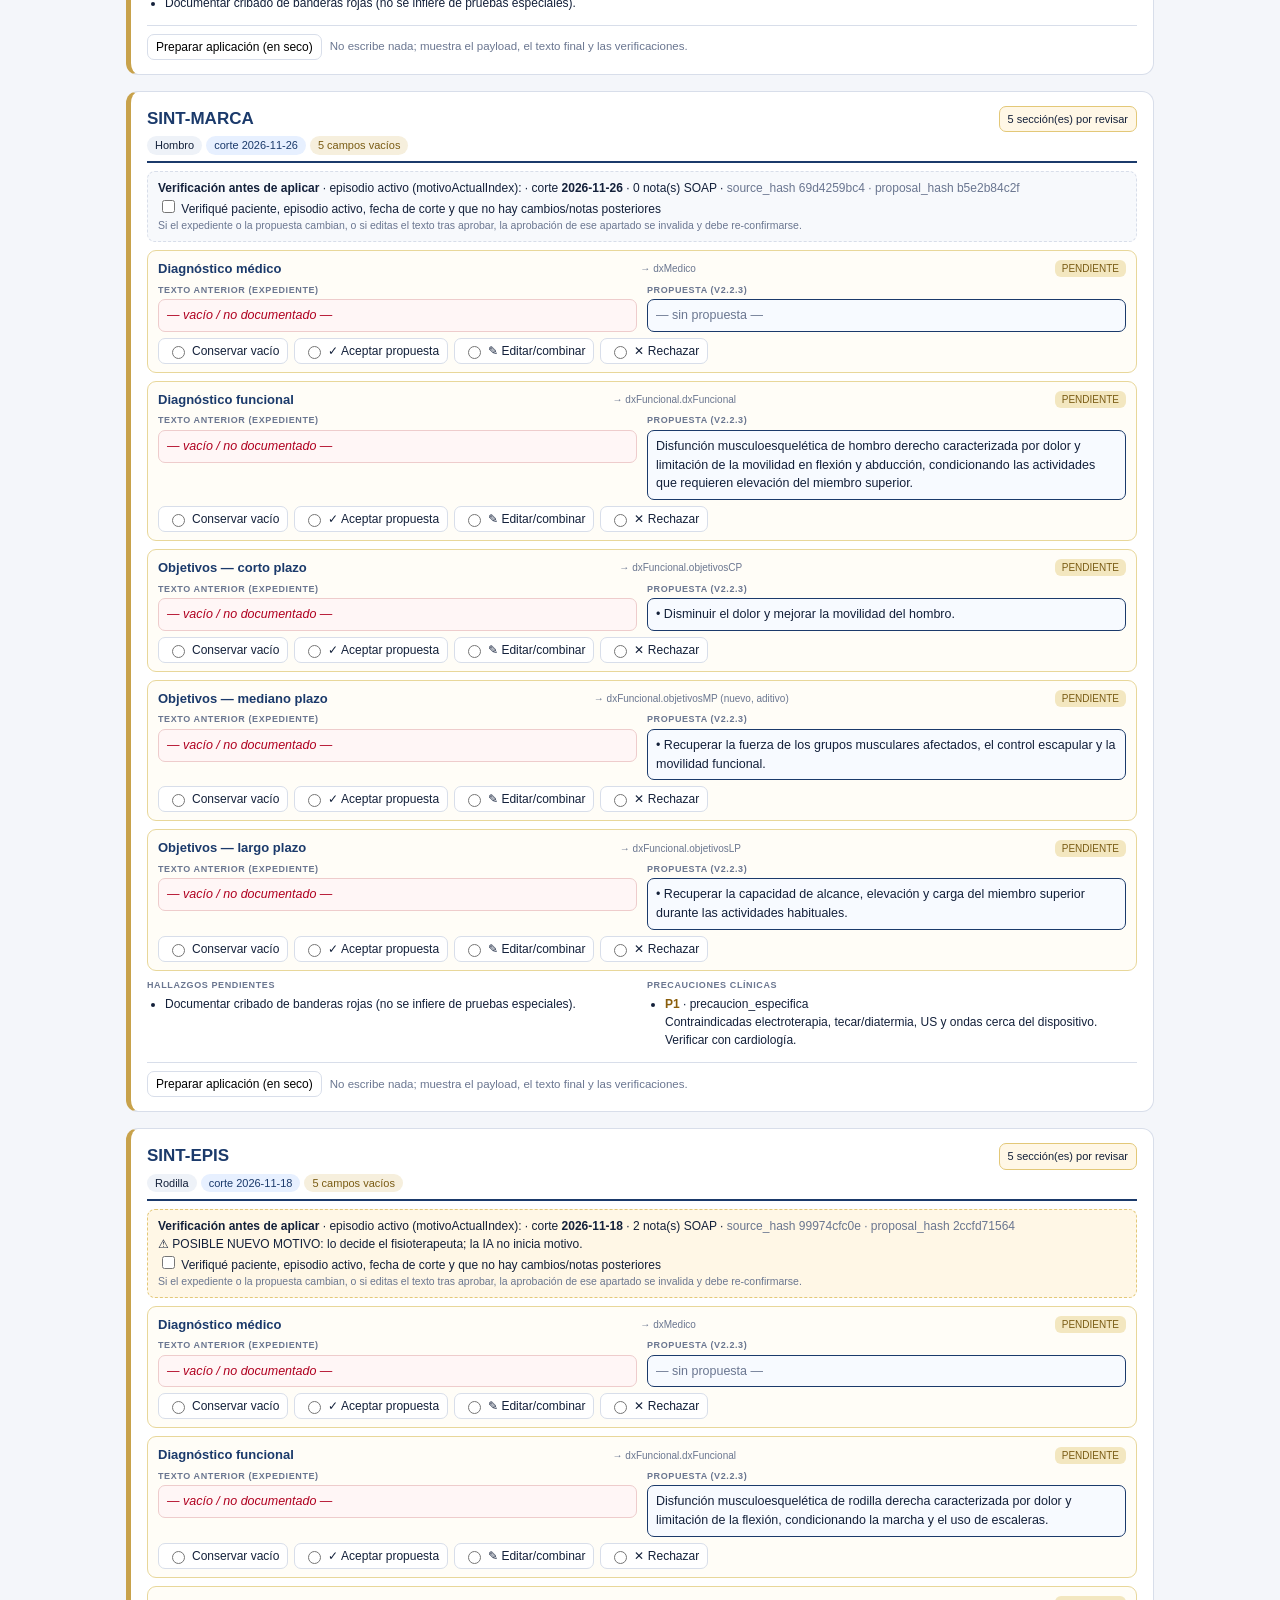
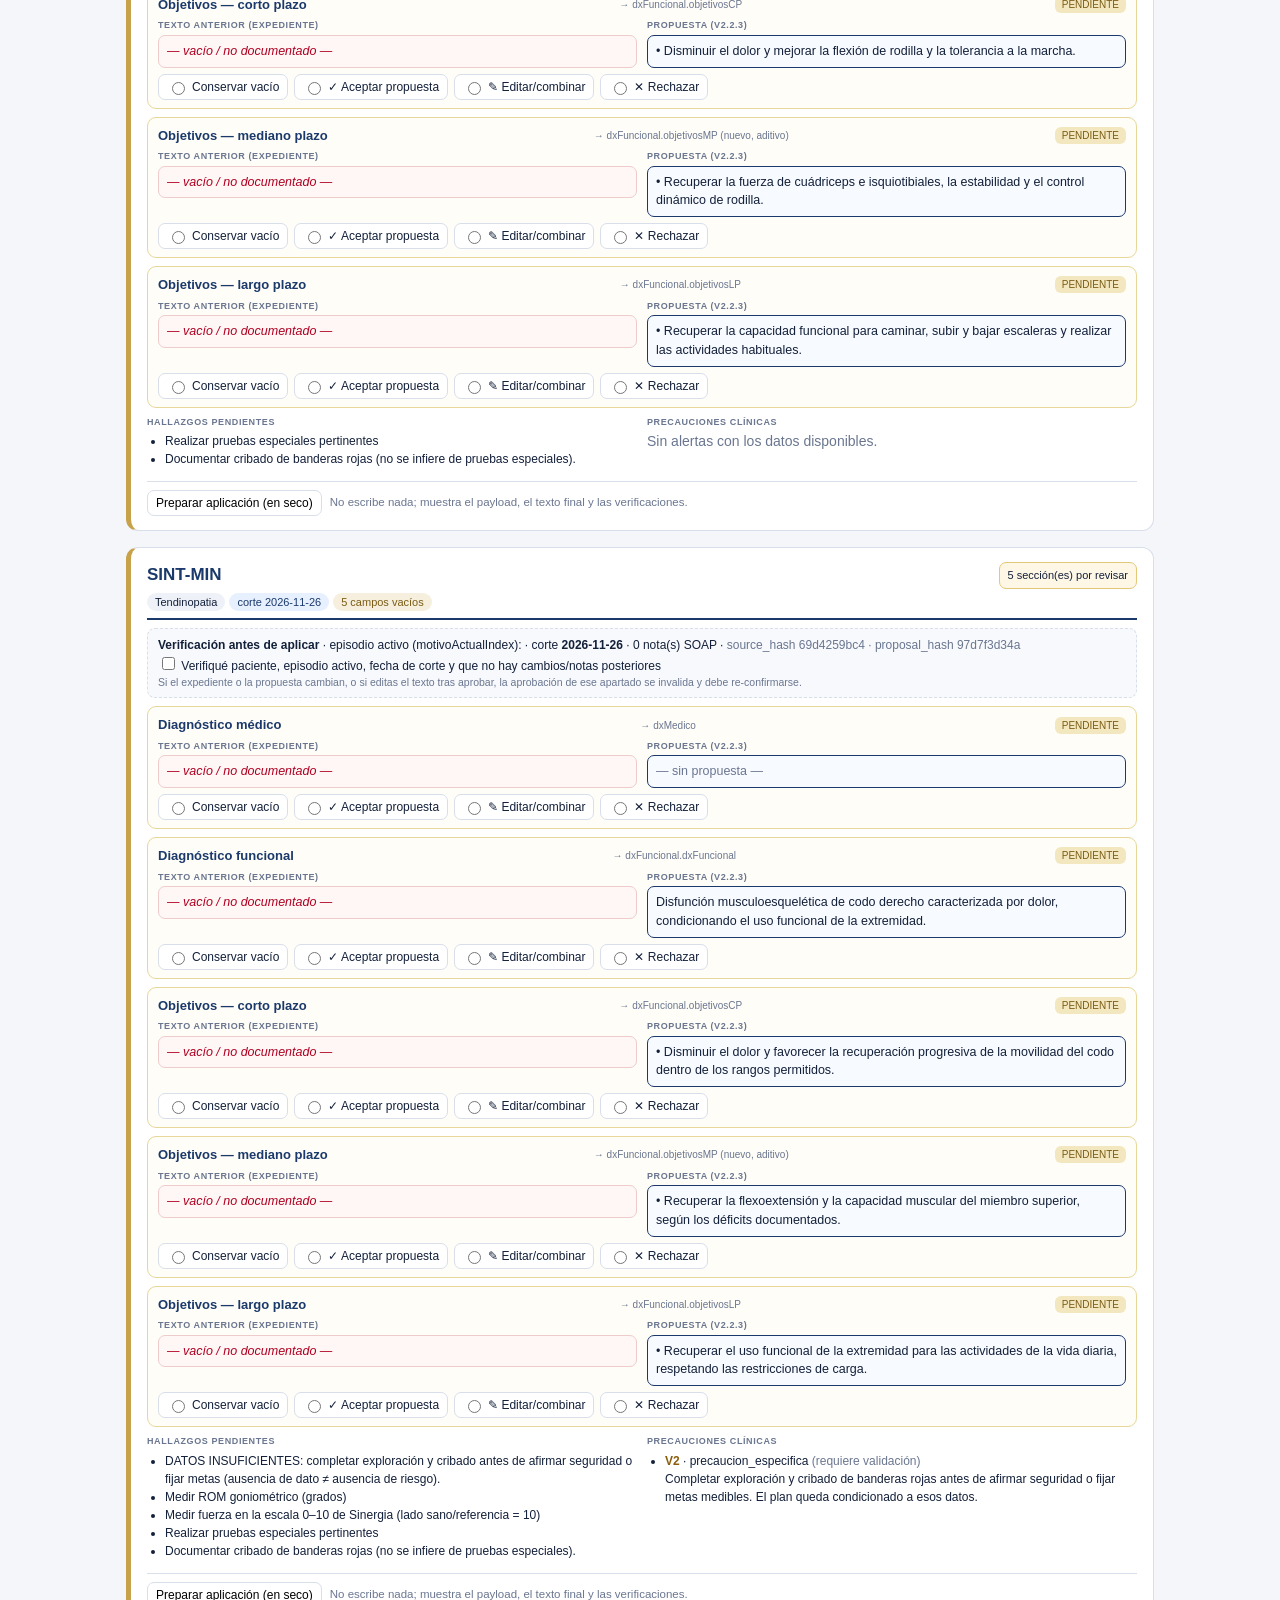
<file: v2_prototipo/prototipo_revision/index.html>
<!doctype html>
<html lang="es">
<head>
<meta charset="utf-8">
<meta name="viewport" content="width=device-width, initial-scale=1">
<title>SINERGIA · Revisión y aprobación de diagnósticos y objetivos</title>
<style>
  :root{--navy:#1B3A6B;--gold:#C8A24B;--ink:#13203a;--mut:#6a7690;--line:#d8deea;--bg:#f4f6fa;--ok:#1F8A4C;--warn:#8a5e0c;--bad:#b00020;}
  *{box-sizing:border-box}
  body{font:14px/1.5 -apple-system,Segoe UI,Roboto,Arial,sans-serif;color:var(--ink);background:var(--bg);margin:0}
  header{background:var(--navy);color:#fff;padding:12px 18px;position:sticky;top:0;z-index:6}
  header h1{font-size:16px;margin:0 0 2px}
  header .sub{font-size:11px;opacity:.85}
  .bar{display:flex;flex-wrap:wrap;gap:8px;align-items:center;padding:10px 18px;background:#fff;border-bottom:1px solid var(--line);position:sticky;top:48px;z-index:5}
  .bar .sp{flex:1}
  button{font:inherit;cursor:pointer;border:1px solid var(--line);background:#fff;border-radius:7px;padding:5px 10px}
  button.primary{background:var(--navy);color:#fff;border-color:var(--navy)}
  button.gold{background:var(--gold);color:#3a2d06;border-color:var(--gold)}
  button.sm{padding:3px 8px;font-size:12px}
  select,input[type=text]{font:inherit;padding:4px 8px;border:1px solid var(--line);border-radius:7px}
  .wrap{max-width:1060px;margin:0 auto;padding:16px}
  .card{background:#fff;border:1px solid var(--line);border-radius:12px;padding:14px 16px;margin:0 0 16px}
  .card.vacio{border-left:5px solid var(--gold)} .card.bloq{border-left:5px solid var(--bad)} .card.done{border-left:5px solid var(--ok)}
  .chead{display:flex;justify-content:space-between;align-items:flex-start;gap:10px;border-bottom:2px solid var(--navy);padding-bottom:6px;margin-bottom:8px}
  .chead h2{font-size:17px;color:var(--navy);margin:0 0 3px}
  .chip{display:inline-block;background:#eef2f8;border-radius:10px;padding:1px 8px;font-size:11px;margin-right:4px}
  .chip.gold{background:#f6efdd;color:#7a5c14}.chip.oct{background:#e7f0ff;color:var(--navy)}
  .state{font-size:11px;border-radius:7px;padding:4px 8px;text-align:center;max-width:150px}
  .state.rev{background:#fff7e6;border:1px solid #e3c878}.state.bloq{background:#fdeaea;border:1px solid #d99;color:var(--bad)}.state.done{background:#e8f6ee;border:1px solid #8ccfa6;color:var(--ok)}
  .verif{background:#f7f9fc;border:1px dashed var(--line);border-radius:8px;padding:7px 10px;font-size:12px;margin:6px 0}.verif.nm{background:#fff7e6;border-color:#e3c878}
  .sec{border:1px solid var(--line);border-radius:9px;margin:8px 0;padding:8px 10px}
  .sec.pend{background:#fffdf7;border-color:#e8d79a}
  .sec.ok{background:#f6fbf8;border-color:#bfe3cd}
  .sec.warn{background:#fff7ef;border-color:#e6c08a}
  .sello{font-size:11px;border-radius:6px;padding:4px 8px;margin-top:5px}
  .sello.ok{background:#e8f6ee;border:1px solid #8ccfa6;color:var(--ok)}
  .sello.pend{background:#fff3df;border:1px solid #e3c878;color:#7a5c14}
  .sello.bad{background:#fdeaea;border:1px solid #d99;color:var(--bad);font-weight:600}
  .sec-h{display:flex;justify-content:space-between;align-items:center;gap:8px}
  .sec-h b{color:var(--navy);font-size:13px}
  .badge{font-size:10px;border-radius:6px;padding:1px 7px}
  .badge.pend{background:#f3e7c0;color:#7a5c14}.badge.cons{background:#e7edf6;color:var(--navy)}.badge.acep{background:#d9f0e2;color:var(--ok)}.badge.edit{background:#e2e9fb;color:var(--navy)}.badge.rech{background:#f6dede;color:var(--bad)}
  .two{display:flex;gap:10px;margin-top:5px}.two>div{flex:1;min-width:0}
  .lbl{font-size:9px;text-transform:uppercase;letter-spacing:.6px;color:var(--mut);font-weight:700;margin-bottom:2px}
  .box{border:1px solid var(--line);border-radius:7px;padding:6px 8px;background:#fbfcfe;font-size:12.5px;white-space:pre-wrap}
  .box.ant.vacio{color:var(--bad);background:#fff6f6;border-color:#ecc;font-style:italic}
  .box.prop{border-color:var(--navy);background:#f7faff}
  .box.final{border-color:var(--ok);background:#f4fbf6}
  .opts{display:flex;flex-wrap:wrap;gap:6px;margin-top:6px}
  .opts label{display:inline-flex;align-items:center;gap:4px;font-size:12px;border:1px solid var(--line);border-radius:7px;padding:3px 8px;cursor:pointer;background:#fff}
  .opts label.on{border-color:var(--navy);background:#eef3fb;font-weight:600}
  textarea{width:100%;min-height:70px;font:inherit;border:1px solid var(--line);border-radius:8px;padding:7px;margin-top:5px}
  .mut{color:var(--mut)}
  ul.chk,ul.prec{margin:3px 0;padding-left:18px;font-size:12px}ul.prec.danger li b{color:var(--bad)}ul.prec.warn li b{color:var(--warn)}
  .cfoot{display:flex;flex-wrap:wrap;gap:8px;align-items:center;border-top:1px solid var(--line);margin-top:10px;padding-top:8px}
  .drybox{background:#0d1c33;color:#d7e3f5;font:12px/1.5 ui-monospace,Menlo,Consolas,monospace;border-radius:8px;padding:10px;margin-top:8px;white-space:pre-wrap;display:none}
  .banner{background:#fff;border:1px solid var(--line);border-left:5px solid var(--navy);border-radius:10px;padding:10px 14px;margin:0 0 14px;font-size:12.5px}
  .count{font-size:12px;color:var(--mut)}
  dialog{border:none;border-radius:12px;max-width:820px;width:94%;padding:0}dialog .dh{background:var(--navy);color:#fff;padding:10px 16px;font-weight:600}dialog .db{padding:14px 16px;max-height:72vh;overflow:auto}
</style>
</head>
<body>
<header>
  <h1>SINERGIA · Revisión y aprobación individual de diagnósticos y objetivos</h1>
  <div class="sub">PROTOTIPO · datos de prueba · <b>no modifica expedientes reales</b> · revisión POR SECCIÓN · nada se acepta automáticamente</div>
</header>
<div class="bar">
  <label>Revisor: <input type="text" id="revisor" placeholder="tu nombre" size="16"></label>
  <label>Filtro: <select id="filtro">
    <option value="todos">Todos</option>
    <option value="vacios" selected>Con campos vacíos (prioridad)</option>
    <option value="pendientes">Con secciones sin revisar</option>
    <option value="bloq">Con seguridad a resolver</option>
    <option value="aprobados">Aprobados</option>
  </select></label>
  <span class="count" id="count"></span>
  <span class="sp"></span>
  <button class="sm" id="btnFlujo">Flujo de aplicación</button>
  <button class="sm" id="btnReset">Reiniciar decisiones</button>
  <button class="primary sm" id="btnExport">Exportar decisiones (JSON)</button>
  <button class="gold sm" id="btnDryAll">Simular guardado de aprobados (en seco)</button>
</div>
<div class="wrap"><div class="banner" id="banner"></div><div id="lista"></div></div>
<dialog id="modal"><div class="dh" id="modalTitle">—</div><div class="db" id="modalBody"></div><div style="padding:10px 16px;text-align:right"><button onclick="document.getElementById('modal').close()">Cerrar</button></div></dialog>

<script src="datos_revision.js"></script>
<script>
(function(){
  "use strict";
  var D = (window.DATOS_REVISION && window.DATOS_REVISION.items) || [];
  var META = (window.DATOS_REVISION && window.DATOS_REVISION._meta) || {};
  var LS = "sinergia_revision_v2";
  var SEC = [
    {k:"dx_medico", label:"Diagnóstico médico", campo:"dxMedico", obj:false},
    {k:"dx_funcional", label:"Diagnóstico funcional", campo:"dxFuncional.dxFuncional", obj:false},
    {k:"cp", label:"Objetivos — corto plazo", campo:"dxFuncional.objetivosCP", obj:true},
    {k:"mp", label:"Objetivos — mediano plazo", campo:"dxFuncional.objetivosMP (nuevo, aditivo)", obj:true},
    {k:"lp", label:"Objetivos — largo plazo", campo:"dxFuncional.objetivosLP", obj:true}
  ];
  function load(){ try{return JSON.parse(localStorage.getItem(LS)||"{}");}catch(e){return {};} }
  function save(){ try{localStorage.setItem(LS,JSON.stringify(ST));}catch(e){} render(); }
  var ST = load();
  // Hash determinista (FNV-1a 32-bit) para integridad del texto aprobado en el navegador.
  function _h(str){ str=String(str==null?"":str); var h=0x811c9dc5; for(var i=0;i<str.length;i++){ h^=str.charCodeAt(i); h=(h+((h<<1)+(h<<4)+(h<<7)+(h<<8)+(h<<24)))>>>0; } return ("0000000"+h.toString(16)).slice(-8); }
  function revisorActual(){ var el=document.getElementById("revisor"); return (el&&el.value||"").trim(); }
  function st(it){
    var k=it.codigo; var ph=it.verificacion.proposal_hash||null;
    if(!ST[k] || ST[k].source_hash!==it.verificacion.source_hash || ST[k].proposal_hash!==ph){
      ST[k]={ source_hash:it.verificacion.source_hash, proposal_hash:ph, verificado:false, revisor:null, ts:null, sec:{} };
      SEC.forEach(function(s){ ST[k].sec[s.k]={modo:"pendiente", texto:null, ts:null, approved_hash:null, revisor:null}; });
    }
    return ST[k];
  }
  function esc(s){ return String(s==null?"":s).replace(/[&<>]/g,function(m){return ({"&":"&amp;","<":"&lt;",">":"&gt;"})[m];}); }
  function byc(c){ return D.filter(function(x){return x.codigo===c;})[0]; }
  function propTexto(sec, s){ return s.obj ? (sec.propuesto||[]).map(function(t){return "• "+t;}).join("\n") : (sec.propuesto||""); }
  function finalTexto(it,s,d){
    var sec=it.secciones[s.k];
    if(d.modo==="aceptar") return propTexto(sec,s);
    if(d.modo==="editar") return d.texto!=null?d.texto:propTexto(sec,s);
    if(d.modo==="conservar"||d.modo==="rechazar") return sec.anterior||"";
    return null; // pendiente
  }
  // Hash del texto final de un apartado (modo + texto). Lo que se sella al aprobar.
  function finalHash(it,s,d){ var t=finalTexto(it,s,d); return t==null?null:_h(d.modo+"|"+t); }
  // Un apartado queda APROBADO sólo si: decidido, sellado por un revisor, y el texto final NO cambió desde el sello.
  function secAprobada(it,s){ var d=st(it).sec[s.k]; if(d.modo==="pendiente") return false; if(!d.approved_hash||!d.revisor) return false; return d.approved_hash===finalHash(it,s,d); }
  function secInvalidada(it,s){ var d=st(it).sec[s.k]; return d.modo!=="pendiente" && d.approved_hash && d.revisor && d.approved_hash!==finalHash(it,s,d); }
  // Sella la aprobación del apartado (exige revisor). Devuelve false si falta revisor.
  function sellar(it,s){ var r=revisorActual(); if(!r){ alert("Escribe tu nombre en 'Revisor' antes de aprobar un apartado."); return false; } var d=st(it).sec[s.k]; d.approved_hash=finalHash(it,s,d); d.revisor=r; d.ts=new Date().toISOString(); return true; }

  function seccionHTML(it, s){
    var sec=it.secciones[s.k]; var d=st(it).sec[s.k];
    var ant = sec.anterior||"";
    var prop = propTexto(sec,s);
    var badgeMap={pendiente:["pend","PENDIENTE"],conservar:["cons","Conservar"],aceptar:["acep","Aceptar"],editar:["edit","Editar"],rechazar:["rech","Rechazar"]};
    var bm=badgeMap[d.modo]||badgeMap.pendiente;
    var docExtra="";
    if(s.k==="dx_medico"){
      if(sec.documentado && sec.documentado.length) docExtra+='<div class="mut" style="font-size:11px;margin-top:3px">Recuperado de documento: '+sec.documentado.map(function(p){return esc(p.dx)+" <i>("+esc(p.fuente||"doc")+(p.fecha?", "+esc(p.fecha):"")+")</i>";}).join(" · ")+'</div>';
      if(sec.radiologicos && sec.radiologicos.length) docExtra+='<div class="mut" style="font-size:11px">Hallazgo radiológico (no es dx confirmado): '+sec.radiologicos.map(function(r){return esc((r.estudio?r.estudio+": ":"")+(r.impresion||""))+(r.fecha?" ("+esc(r.fecha)+")":"");}).join(" · ")+'</div>';
    }
    function opt(v,txt){ return '<label class="'+(d.modo===v?"on":"")+'"><input type="radio" name="'+it.codigo+'_'+s.k+'" '+(d.modo===v?"checked":"")+' onclick="RV.set(\''+it.codigo+'\',\''+s.k+'\',\''+v+'\')">'+txt+'</label>'; }
    var editor = d.modo==="editar" ? '<textarea oninput="RV.txt(\''+it.codigo+'\',\''+s.k+'\',this.value)">'+esc(d.texto!=null?d.texto:prop)+'</textarea>'+
      '<div style="margin-top:4px"><button class="sm" onclick="RV.ins(\''+it.codigo+'\',\''+s.k+'\',\'ant\')">+ Insertar anterior</button> <button class="sm" onclick="RV.ins(\''+it.codigo+'\',\''+s.k+'\',\'prop\')">+ Insertar propuesta</button></div>' : '';
    var fin = finalTexto(it,s,d);
    var aprob=secAprobada(it,s), inval=secInvalidada(it,s);
    var sello="";
    if(d.modo!=="pendiente"){
      if(aprob) sello='<div class="sello ok">✓ Aprobado por <b>'+esc(d.revisor)+'</b> · '+esc((d.ts||"").slice(0,16).replace("T"," "))+' · approved_hash <span class="mut">'+esc(d.approved_hash)+'</span></div>';
      else if(inval) sello='<div class="sello bad">⚠ APROBACIÓN INVALIDADA: el texto cambió después de aprobar. Vuelve a confirmar. <button class="sm" onclick="RV.confirmar(\''+it.codigo+'\',\''+s.k+'\')">✓ Re-confirmar apartado</button></div>';
      else sello='<div class="sello pend">Falta confirmar este apartado con tu nombre. <button class="sm" onclick="RV.confirmar(\''+it.codigo+'\',\''+s.k+'\')">✓ Confirmar apartado</button></div>';
    }
    var finBox = (d.modo!=="pendiente") ? '<div style="margin-top:5px"><div class="lbl">Texto final a guardar '+(d.modo==="conservar"||d.modo==="rechazar"?'(sin cambio — se conserva lo anterior)':'')+'</div><div class="box final">'+(fin?esc(fin):"<span class=\"mut\">(vacío)</span>")+'</div>'+sello+'</div>' : '';
    var secCls=d.modo==="pendiente"?"pend":(aprob?"ok":"warn");
    return '<div class="sec '+secCls+'">'+
      '<div class="sec-h"><b>'+esc(s.label)+'</b> <span class="mut" style="font-size:10px">→ '+esc(s.campo)+'</span><span class="badge '+bm[0]+'">'+bm[1]+(aprob?" ✓":(d.modo!=="pendiente"?" ⏳":""))+'</span></div>'+
      '<div class="two"><div><div class="lbl">Texto anterior (expediente)</div><div class="box ant '+(ant?"":"vacio")+'">'+(ant?esc(ant):"— vacío / no documentado —")+'</div>'+docExtra+'</div>'+
      '<div><div class="lbl">Propuesta (V2.2.3)</div><div class="box prop">'+(prop?esc(prop):"<span class=\"mut\">— sin propuesta —</span>")+'</div></div></div>'+
      '<div class="opts">'+opt("conservar",(ant?"Conservar anterior":"Conservar vacío"))+opt("aceptar","✓ Aceptar propuesta")+opt("editar","✎ Editar/combinar")+opt("rechazar","✕ Rechazar")+'</div>'+editor+finBox+'</div>';
  }

  // APROBADO sólo si: no bloqueado, verificado, revisor, y CADA apartado sellado y sin cambios posteriores.
  function aprobado(it){ var S=st(it); if(it.bloquea_plan) return false; if(!S.verificado) return false; if(!S.revisor) return false; return SEC.every(function(s){return secAprobada(it,s);}); }
  function pendientesN(it){ return SEC.filter(function(s){return !secAprobada(it,s);}).length; }
  function invalidadasN(it){ return SEC.filter(function(s){return secInvalidada(it,s);}).length; }

  function card(it){
    var S=st(it); var v=it.verificacion; var ap=aprobado(it);
    var cls=it.bloquea_plan?"bloq":(ap?"done":(it.nVacios>0?"vacio":""));
    var chips='<span class="chip">'+esc(it.patologia||"—")+'</span>'+'<span class="chip oct">corte '+esc(v.fecha_corte||"—")+'</span>'+(it.nVacios>0?'<span class="chip gold">'+it.nVacios+' campos vacíos</span>':'');
    var stateCls=it.bloquea_plan?"bloq":(ap?"done":"rev");
    var nInv=invalidadasN(it);
    var stateTxt=it.bloquea_plan?"Resolver seguridad":(ap?"APROBADO":(nInv?nInv+" invalidada(s) · ":"")+pendientesN(it)+" sección(es) por revisar");
    var verifCls=v.posible_nuevo_motivo?"verif nm":"verif";
    var verif='<div class="'+verifCls+'"><b>Verificación antes de aplicar</b> · episodio activo (motivoActualIndex): <b>'+esc(v.episodio_activo)+'</b>'+(v.num_episodio!=null?' · nº episodio '+esc(v.num_episodio):'')+' · corte <b>'+esc(v.fecha_corte||"—")+'</b> · '+esc(v.soap_n)+' nota(s) SOAP'+(v.valoracion_inicial_fecha?' · valoración inicial '+esc(v.valoracion_inicial_fecha):'')+' · <span class="mut">source_hash '+esc(v.source_hash)+' · proposal_hash '+esc(v.proposal_hash||"—")+'</span>'+(v.posible_nuevo_motivo?'<br>⚠ POSIBLE NUEVO MOTIVO: lo decide el fisioterapeuta; la IA no inicia motivo.':'')+'<br><label style="font-size:12px"><input type="checkbox" '+(S.verificado?"checked":"")+' onclick="RV.verif(\''+it.codigo+'\',this.checked)"> Verifiqué paciente, episodio activo, fecha de corte y que no hay cambios/notas posteriores</label><div class="mut" style="font-size:10.5px">Si el expediente o la propuesta cambian, o si editas el texto tras aprobar, la aprobación de ese apartado se invalida y debe re-confirmarse.</div></div>';
    var secs=SEC.map(function(s){return seccionHTML(it,s);}).join("");
    var pend=(it.pendientes||[]);
    var restr=(it.restricciones_recuperadas||[]);
    var enl=(it.enlaces_no_consultados||[]);
    var extra='<div class="two" style="margin-top:8px"><div><div class="lbl">Hallazgos pendientes</div>'+(pend.length?'<ul class="chk">'+pend.slice(0,5).map(function(p){return "<li>"+esc(p)+"</li>";}).join("")+'</ul>':'<div class="mut">—</div>')+
      (enl.length?'<div class="mut" style="font-size:11px">Documentos NO consultados (enlace de portal): '+enl.length+'</div>':'')+'</div>'+
      '<div><div class="lbl">Precauciones clínicas</div>'+precHTML(it)+(restr.length?'<div class="mut" style="font-size:11px">Restricciones recuperadas de documentos: '+esc(restr.join("; "))+'</div>':'')+'</div></div>';
    return '<div class="card '+cls+'" id="card_'+it.codigo+'"><div class="chead"><div><h2>'+esc(it.codigo)+'</h2>'+chips+'</div><div class="state '+stateCls+'">'+stateTxt+'</div></div>'+
      verif+secs+extra+
      '<div class="cfoot"><button class="sm" onclick="RV.dry(\''+it.codigo+'\')">Preparar aplicación (en seco)</button><span class="mut" style="font-size:11.5px">No escribe nada; muestra el payload, el texto final y las verificaciones.</span></div><div class="drybox" id="dry_'+it.codigo+'"></div></div>';
  }
  function precHTML(it){ var al=it.precauciones||[]; if(!al.length) return '<div class="mut">Sin alertas con los datos disponibles.</div>'; var danger=it.bloquea_plan; return '<ul class="prec '+(danger?"danger":"warn")+'">'+al.map(function(a){return "<li><b>"+esc(a.regla)+"</b> · "+esc(a.clase)+(a.requiere_validacion?' <span class="mut">(requiere validación)</span>':"")+"<br>"+esc(a.accion)+"</li>";}).join("")+'</ul>'+(it.bloquea_plan?'<div style="color:var(--bad);font-weight:700;font-size:12px">Plan BLOQUEADO hasta resolver.</div>':""); }

  function payload(it){
    var S=st(it); var campos={}, cambios=[], sellos={};
    SEC.forEach(function(s){
      var d=S.sec[s.k]; var ap=secAprobada(it,s);
      // Sólo se escribe lo APROBADO (sellado por revisor y sin cambios posteriores).
      if((d.modo==="aceptar"||d.modo==="editar") && ap){ campos[s.campo.split(" ")[0]] = finalTexto(it,s,d); cambios.push(s.label+": "+(d.modo==="editar"?"editado por "+d.revisor:"aceptar propuesta ("+d.revisor+")")); sellos[s.k]={revisor:d.revisor,ts:d.ts,approved_hash:d.approved_hash}; }
      else if(d.modo==="rechazar" && ap){ cambios.push(s.label+": propuesta RECHAZADA (conserva lo existente) ("+d.revisor+")"); sellos[s.k]={revisor:d.revisor,ts:d.ts,approved_hash:d.approved_hash}; }
      else if(d.modo==="conservar" && ap){ cambios.push(s.label+": conservar lo existente, sin cambio ("+d.revisor+")"); sellos[s.k]={revisor:d.revisor,ts:d.ts,approved_hash:d.approved_hash}; }
      else if(secInvalidada(it,s)){ cambios.push(s.label+": APROBACIÓN INVALIDADA (texto cambió tras aprobar) — re-confirmar"); }
      else cambios.push(s.label+": PENDIENTE de revisión");
    });
    return { campos:campos, cambios:cambios, sellos:sellos };
  }
  function flujo(it){
    var S=st(it); var p=payload(it); var v=it.verificacion; var L=[];
    L.push("// DRY-RUN — NO escribe nada. Rutas existentes, con autorización del usuario.");
    L.push("Revisor: "+(S.revisor||"(sin nombre)")+" · verificado: "+(S.verificado?"SÍ":"NO")+" · secciones por aprobar: "+pendientesN(it)+(invalidadasN(it)?" · INVALIDADAS: "+invalidadasN(it):""));
    L.push("Hashes: source_hash="+JSON.stringify(v.source_hash)+" · proposal_hash="+JSON.stringify(v.proposal_hash||null));
    L.push("Sellos por apartado (approved_hash): "+JSON.stringify(p.sellos));
    L.push("1) RE-LEER expediente y verificar: episodio activo=="+JSON.stringify(v.episodio_activo)+", fecha_corte=="+JSON.stringify(v.fecha_corte)+", source_hash=="+JSON.stringify(v.source_hash)+", sin notas SOAP posteriores. Si el source_hash ya no coincide, ABORTAR (el expediente cambió).");
    L.push("2) NO sobrescribir: solo se escriben las secciones ACEPTADAS/EDITADAS; conservar/rechazar NO tocan el expediente. Se conserva todo dato ajeno a los campos aprobados.");
    L.push("3) ACTIVO → saveDB('pts',[p],{camposHist:['dxFuncional','dx','historialCambios','fechaActualizacion','ultimoUsuario']}); MIGRADO → _persistirHistoricoFirestore. objetivosMP es NUEVO y aditivo (no borra CP/LP).");
    L.push("   campos a escribir = "+JSON.stringify(p.campos,null,1));
    L.push("4) historialCambios: "+JSON.stringify({quien:S.revisor||"<revisor>", cuando:"<ISO>", accion:"revisión IA aplicada", cambios:p.cambios}));
    L.push("5) Verificación de guardado: res.ok && res.guardados!==0 → ✅; res.pendiente → 📴 encolado; si no confirma → ⚠️ honesto. Mecanismo de recuperación: respaldo del antes para revertir.");
    L.push("ESTADO: "+(aprobado(it)? (Object.keys(p.campos).length? "listo para aplicar (pendiente de autorización)":"aprobado sin cambios") : "BLOQUEADO: "+(it.bloquea_plan?"seguridad sin resolver":(!S.verificado?"falta verificación":pendientesN(it)+" sección(es) pendientes"))));
    return L.join("\n");
  }

  window.RV={
    set:function(c,k,v){ var it=byc(c); var s=SEC.filter(function(x){return x.k===k;})[0]; var d=st(it).sec[k];
      d.modo=v; st(it).revisor=revisorActual()||st(it).revisor;
      // Modos de texto FIJO (conservar/aceptar/rechazar) se sellan al elegir, exigiendo revisor.
      if(v==="editar"){ d.approved_hash=null; d.ts=new Date().toISOString(); }
      else { if(!sellar(it,s)){ d.approved_hash=null; } }
      save(); },
    txt:function(c,k,t){ var it=byc(c); var d=st(it).sec[k]; d.texto=t; /* si ya estaba sellado, el mismatch de hash lo marca INVALIDADO al re-render */ try{localStorage.setItem(LS,JSON.stringify(ST));}catch(e){} },
    ins:function(c,k,w){ var it=byc(c); var d=st(it).sec[k]; var sec=it.secciones[k]; var add=w==="ant"?(sec.anterior||""):propTexto(sec,SEC.filter(function(s){return s.k===k;})[0]); d.texto=(d.texto!=null?d.texto:"")+(d.texto?"\n":"")+add; save(); },
    confirmar:function(c,k){ var it=byc(c); var s=SEC.filter(function(x){return x.k===k;})[0]; if(sellar(it,s)) save(); },
    verif:function(c,b){ var it=byc(c),S=st(it); S.verificado=b; S.revisor=revisorActual()||S.revisor; S.ts=new Date().toISOString(); save(); },
    dry:function(c){ var el=document.getElementById("dry_"+c); el.textContent=flujo(byc(c)); el.style.display=el.style.display==="block"?"none":"block"; }
  };

  function visibles(){
    var f=document.getElementById("filtro").value;
    return D.filter(function(it){
      if(f==="vacios") return it.nVacios>0;
      if(f==="bloq") return it.bloquea_plan;
      if(f==="pendientes") return !it.bloquea_plan && pendientesN(it)>0;
      if(f==="aprobados") return aprobado(it);
      return true;
    });
  }
  function render(){
    var vis=visibles();
    document.getElementById("lista").innerHTML=vis.map(card).join("")||'<div class="mut">Sin pacientes en este filtro.</div>';
    var nAp=D.filter(aprobado).length;
    document.getElementById("count").textContent=D.length+" pacientes · "+D.filter(function(i){return i.nVacios>0;}).length+" con vacíos · "+nAp+" aprobados · mostrando "+vis.length;
  }
  document.getElementById("banner").innerHTML='<b>Cómo usar.</b> Escribe tu nombre en <b>Revisor</b> (obligatorio: sin nombre no se aprueba nada). Revisa CADA apartado (dx médico, dx funcional, objetivos CP/MP/LP) por separado: <b>Conservar</b>, <b>Aceptar</b>, <b>Editar/combinar</b> o <b>Rechazar</b>. Todo inicia en <b>PENDIENTE</b>. Al editar, pulsa <b>✓ Confirmar apartado</b> para sellarlo. Si cambias el texto después de aprobar, la aprobación se <b>invalida</b> y hay que re-confirmar. Cada aprobación guarda <b>revisor + fecha + approved_hash</b>; se verifican además <b>source_hash</b> (expediente) y <b>proposal_hash</b> (propuesta). Un paciente queda <b>APROBADO</b> solo si verificaste y TODOS los apartados están sellados y sin cambios. "Preparar aplicación (en seco)" <b>no escribe nada</b>. Datos de prueba ('+esc(META.version||"")+', '+D.length+' pacientes). <b>No se aplica a expedientes reales sin autorización.</b>';
  document.getElementById("filtro").onchange=render;
  var rev=document.getElementById("revisor"); try{rev.value=localStorage.getItem("sinergia_revisor")||"";}catch(e){}
  rev.oninput=function(){ try{localStorage.setItem("sinergia_revisor",rev.value);}catch(e){} };
  document.getElementById("btnReset").onclick=function(){ if(confirm("¿Reiniciar todas las decisiones de este dispositivo?")){ ST={}; save(); } };
  document.getElementById("btnFlujo").onclick=function(){
    document.getElementById("modalTitle").textContent="Flujo de aplicación selectiva (rutas existentes, revisión profesional)";
    document.getElementById("modalBody").innerHTML='<ol style="font-size:13px;line-height:1.6">'+
      '<li>Revisión por SECCIÓN y por paciente: dx médico / dx funcional / objetivos CP / MP / LP. Nada se acepta automáticamente (todo inicia pendiente).</li>'+
      '<li>Si ya hay texto del fisio, por defecto se conserva; la propuesta es alternativa. Se puede combinar anterior + propuesta en "Editar".</li>'+
      '<li>Prioridad a expedientes con campos vacíos/pendientes/insuficientes.</li>'+
      '<li>Verificación previa: paciente, <b>episodio activo</b>, <b>fecha de corte</b>, sin notas SOAP posteriores, <b>source_hash</b>.</li>'+
      '<li>Escritura (misma maquinaria que "Editar datos"): ACTIVO → saveDB camposHist; MIGRADO → Firestore. Solo secciones aceptadas/editadas. <b>objetivosMP</b> es campo NUEVO aditivo; <b>no borra</b> objetivosCP/LP ni ningún dato ajeno.</li>'+
      '<li>Registro: quién revisó, cuándo, y el texto final aprobado (historialCambios con antes/después). Verificación de guardado y respaldo para revertir.</li>'+
      '<li>Un paciente con secciones sin revisar NO cuenta como aprobado. Todo es EN SECO; la aplicación real requiere tu autorización explícita.</li></ol>';
    document.getElementById("modal").showModal();
  };
  document.getElementById("btnExport").onclick=function(){
    var out={_meta:{generado:new Date().toISOString(),version:META.version||null,nota:"Decisiones de revisión (dry-run). No se aplicó a expedientes reales."},decisiones:[]};
    D.forEach(function(it){ var S=st(it); var p=payload(it); out.decisiones.push({codigo:it.codigo, revisor:S.revisor, aprobado:aprobado(it), verificado:S.verificado, source_hash:it.verificacion.source_hash, proposal_hash:it.verificacion.proposal_hash||null, secciones:Object.keys(S.sec).reduce(function(a,k){var d=S.sec[k];a[k]={modo:d.modo, revisor:d.revisor, ts:d.ts, approved_hash:d.approved_hash, aprobada:secAprobada(it,SEC.filter(function(x){return x.k===k;})[0]), invalidada:secInvalidada(it,SEC.filter(function(x){return x.k===k;})[0])};return a;},{}), campos:p.campos, cambios:p.cambios}); });
    var txt=JSON.stringify(out,null,1); try{var b=new Blob([txt],{type:"application/json"});var a=document.createElement("a");a.href=URL.createObjectURL(b);a.download="decisiones_revision.json";a.click();}catch(e){alert(txt.slice(0,400));}
  };
  document.getElementById("btnDryAll").onclick=function(){
    var ap=D.filter(function(it){return aprobado(it) && Object.keys(payload(it).campos).length;});
    var L=["// SIMULACIÓN EN SECO — "+ap.length+" paciente(s) aprobado(s) con cambios. NO se escribió nada.",""];
    ap.forEach(function(it){ L.push("### "+it.codigo); L.push(flujo(it)); L.push(""); });
    if(!ap.length) L.push("No hay pacientes aprobados con cambios. Revisa todas las secciones, marca verificación y acepta/edita al menos una.");
    document.getElementById("modalTitle").textContent="Simulación de guardado (en seco)";
    document.getElementById("modalBody").innerHTML='<pre style="white-space:pre-wrap;font:12px/1.5 ui-monospace,Menlo,Consolas,monospace">'+esc(L.join("\n"))+'</pre>';
    document.getElementById("modal").showModal();
  };
  if(!D.length) document.getElementById("lista").innerHTML='<div class="banner">No hay datos. Genera datos_revision.js con tools/build_revision_data.js.</div>';
  else render();
})();
</script>
</body>
</html>
</file>
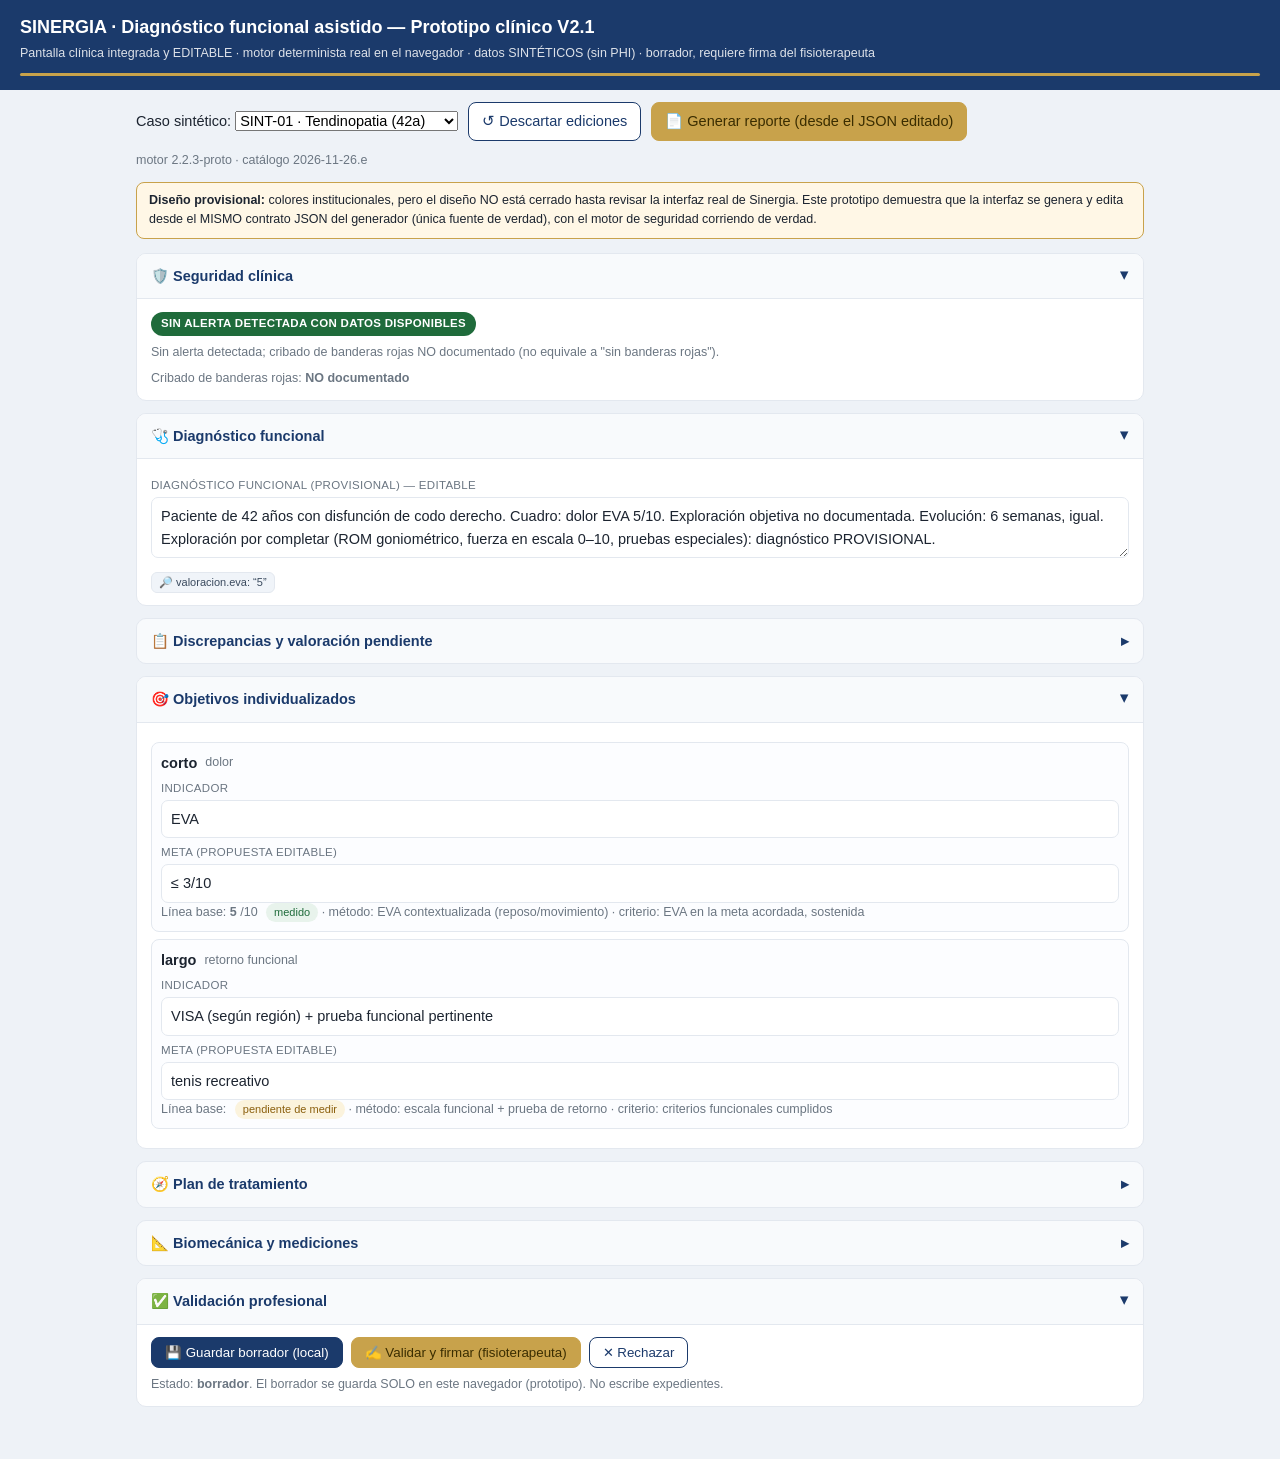
<file: v2_prototipo/prototipo_visual/index.html>
<!doctype html>
<html lang="es">
<head>
<meta charset="utf-8">
<meta name="viewport" content="width=device-width,initial-scale=1">
<title>SINERGIA · Prototipo clínico V2.1 (editable, datos sintéticos)</title>
<!-- Motor REAL cargado en el navegador (mismos módulos que las pruebas y el PDF). Orden importa. -->
<script src="../src/extractor_v2.js"></script>
<script src="../src/motor_seguridad_v2.js"></script>
<script src="../src/generador_v2.js"></script>
<script src="../src/render_contrato.js"></script>
<style>
  :root{--navy:#1B3A6B;--gold:#C8A24B;--ink:#1c2430;--muted:#6b7682;--line:#e3e8ef;--bg:#eef2f7;--card:#fff}
  *{box-sizing:border-box}
  body{margin:0;font:14.5px/1.55 -apple-system,Segoe UI,Roboto,Arial,sans-serif;color:var(--ink);background:var(--bg)}
  header.top{background:var(--navy);color:#fff;padding:14px 20px}
  header.top h1{margin:0;font-size:18px}header.top .sub{opacity:.85;font-size:12.5px;margin-top:2px}
  header.top .rule{height:3px;background:var(--gold);border-radius:2px;margin-top:10px}
  .bar{max-width:1040px;margin:0 auto;padding:12px 16px;display:flex;gap:10px;align-items:center;flex-wrap:wrap}
  .bar select,.bar button{font:inherit}
  .wrap{max-width:1040px;margin:0 auto;padding:0 16px 40px}
  .note{background:#fff7e6;border:1px solid var(--gold);border-radius:8px;padding:8px 12px;font-size:12.5px;margin:0 0 14px}
  details.sec{background:var(--card);border:1px solid var(--line);border-radius:10px;margin:0 0 12px;overflow:hidden}
  details.sec>summary{cursor:pointer;padding:11px 14px;font-weight:600;color:var(--navy);list-style:none;display:flex;justify-content:space-between;align-items:center;background:#f8fafc}
  details.sec>summary::-webkit-details-marker{display:none}
  details.sec>summary .chev{transition:.15s}details[open].sec>summary .chev{transform:rotate(90deg)}
  .sec-body{padding:12px 14px;border-top:1px solid var(--line)}
  .badge{display:inline-block;color:#fff;font-weight:700;font-size:11.5px;padding:3px 10px;border-radius:999px;letter-spacing:.3px}
  .pill{display:inline-block;font-size:11px;border-radius:999px;padding:1px 8px;margin-left:5px}
  .pill.ok{background:#e8f3ec;color:#1F6B3B}.pill.pend{background:#fbf3dd;color:#8A5E0C}.pill.prop{background:#eef0fb;color:#3a3f8a}
  .alert{background:#fff;border:1px solid var(--line);border-left:5px solid #888;border-radius:8px;padding:9px 11px;margin:7px 0}
  .alert .acc{background:#fff7e6;border-left:3px solid var(--gold);padding:4px 8px;border-radius:4px;margin-top:4px}
  .muted{color:var(--muted);font-size:12.5px}
  textarea,input[type=text]{width:100%;font:inherit;border:1px solid var(--line);border-radius:7px;padding:7px 9px;color:var(--ink)}
  textarea{min-height:56px;resize:vertical}
  table{width:100%;border-collapse:collapse;font-size:12.5px;margin-top:6px}
  th,td{border:1px solid var(--line);padding:6px 7px;text-align:left;vertical-align:top}th{background:var(--navy);color:#fff}
  .btn{border:1px solid var(--navy);background:var(--navy);color:#fff;border-radius:8px;padding:7px 13px;cursor:pointer}
  .btn.sec{background:#fff;color:var(--navy)}
  .btn.gold{background:var(--gold);border-color:var(--gold);color:#3a2d00}
  .btn:disabled{opacity:.45;cursor:not-allowed}
  .bio{display:flex;gap:8px;flex-wrap:wrap;margin-top:8px}
  .evid-chip{display:inline-block;font-size:11px;background:#f0f4f9;border:1px solid var(--line);border-radius:6px;padding:1px 7px;margin:2px 3px 0 0;color:#3a4a5e}
  .blocked{background:#f1ecfb;border-left:4px solid #5B3A9B;padding:8px 10px;border-radius:6px;font-weight:600}
  .ok-banner{background:#e8f3ec;border-left:4px solid #1F6B3B;padding:8px 10px;border-radius:6px}
  .row{display:flex;gap:8px;align-items:center;flex-wrap:wrap}
  .obj-card{border:1px solid var(--line);border-radius:8px;padding:9px;margin:7px 0;background:#fcfdff}
  .lbl{font-size:11.5px;color:var(--muted);text-transform:uppercase;letter-spacing:.3px;margin:6px 0 2px}
  #toast{position:fixed;bottom:16px;left:50%;transform:translateX(-50%);background:var(--navy);color:#fff;padding:9px 16px;border-radius:8px;opacity:0;transition:.2s;pointer-events:none}
  #toast.show{opacity:1}
</style>
</head>
<body>
<header class="top">
  <h1>SINERGIA · Diagnóstico funcional asistido — Prototipo clínico V2.1</h1>
  <div class="sub">Pantalla clínica integrada y EDITABLE · motor determinista real en el navegador · datos SINTÉTICOS (sin PHI) · borrador, requiere firma del fisioterapeuta</div>
  <div class="rule"></div>
</header>

<div class="bar">
  <label>Caso sintético:
    <select id="selCaso"></select>
  </label>
  <button class="btn sec" id="btnReset">↺ Descartar ediciones</button>
  <button class="btn gold" id="btnReporte">📄 Generar reporte (desde el JSON editado)</button>
  <span class="muted" id="verLine"></span>
</div>

<div class="wrap">
  <div class="note"><b>Diseño provisional:</b> colores institucionales, pero el diseño NO está cerrado hasta revisar la interfaz real de Sinergia. Este prototipo demuestra que la interfaz se genera y edita desde el MISMO contrato JSON del generador (única fuente de verdad), con el motor de seguridad corriendo de verdad.</div>
  <div id="app"></div>
</div>

<div id="toast"></div>

<script>
'use strict';
// ---- Casos SINTÉTICOS (sin PHI) que ejercitan cada rama del motor ----
var CASOS = [
  { codigo:'SINT-01', patologia:'Tendinopatia', edad:42,
    orig:{ zona:'codo', lado:'derecho', eva:'5', padecimiento:'Dolor en el codo derecho al cargar peso, gradual, desde hace 6 semanas; mejora con reposo. Niega adormecimiento.', desdeCuando:'6 semanas, igual', deportivos:'tenis recreativo', rom:'', fuerza:'', pruebas:'Cozen positivo' },
    seguridadClinica:{}, antecedentes:{} },
  { codigo:'SINT-02', patologia:'Post-quirurgico', edad:60,
    orig:{ zona:'rodilla', lado:'izquierdo', eva:'4', padecimiento:'Dolor de rodilla izquierda al subir escaleras, 2 meses.', deportivos:'caminar', rom:'flexión 100° limitada', fuerza:'cuádriceps 4/5', pruebas:'McMurray negativo' },
    seguridadClinica:{ implantes:'Material de osteosíntesis en rodilla izquierda (placa)' }, antecedentes:{ cirugias:'Osteosíntesis rodilla izquierda 2024' } },
  { codigo:'SINT-03', patologia:'Lumbalgia', edad:58,
    orig:{ zona:'lumbar', lado:'ambos', eva:'7', padecimiento:'Dolor lumbar nocturno que no cede desde hace 1 mes; refiere pérdida de peso.', desdeCuando:'1 mes, peor' },
    seguridadClinica:{ condiciones:'Antecedente de cáncer de mama activo en tratamiento' }, antecedentes:{} },
  { codigo:'SINT-04', patologia:'Cervicalgia', edad:9,
    orig:{ zona:'cuello', lado:'ambos', eva:'6', padecimiento:'Trauma cervical: cayó de cabeza haciendo clavado, carga axial; dolor de cuello y moretón en la nuca, en aumento.' },
    seguridadClinica:{}, antecedentes:{} },
  { codigo:'SINT-05', patologia:'Rodilla', edad:35,
    orig:{ zona:'rodilla', lado:'derecho', dxMedico:'gonalgia izquierda', eva:'5', padecimiento:'Dolor de rodilla al correr desde hace 3 semanas.', deportivos:'correr 10k' },
    seguridadClinica:{}, antecedentes:{} }
];

var G = window.GeneradorV2, R = window.RenderContratoV2;
var app = document.getElementById('app'), sel = document.getElementById('selCaso');
var contrato = null, idx = 0;

CASOS.forEach(function(c,i){ var o=document.createElement('option'); o.value=i; o.textContent=c.codigo+' · '+c.patologia+' ('+c.edad+'a)'; sel.appendChild(o); });

function toast(m){ var t=document.getElementById('toast'); t.textContent=m; t.classList.add('show'); setTimeout(function(){t.classList.remove('show');},1700); }
function esc(s){ return R._esc(s); }
function draftKey(cod){ return 'sinergia_v21_draft_'+cod; }

function cargar(i, usarDraft){
  idx=i; var rec=CASOS[i];
  var base=G.generar(rec,{fecha_corte:null});
  if(usarDraft){ try{ var d=localStorage.getItem(draftKey(rec.codigo)); if(d){ base=JSON.parse(d); toast('Borrador local recuperado'); } }catch(e){} }
  contrato=base;
  document.getElementById('verLine').textContent='motor '+contrato.version_motor+' · catálogo '+contrato.catalogo_seguridad;
  render();
}

var SEVC={emergencia:'#B3261E',derivacion_prioritaria:'#B55A00',bloqueo_por_dato_inconsistente:'#5B3A9B',error_regla:'#5B3A9B',precaucion_especifica:'#8A5E0C',sin_alerta_detectada_con_datos_disponibles:'#1F6B3B'};

function section(id,titulo,bodyHTML,open){
  return '<details class="sec" '+(open?'open':'')+'><summary><span>'+titulo+'</span><span class="chev">▸</span></summary><div class="sec-body">'+bodyHTML+'</div></details>';
}

function render(){
  var c=contrato, s=c.seguridad, sev=SEVC[s.estado]||'#888';
  var H='';

  // SEGURIDAD
  var segB='<div class="badge" style="background:'+sev+'">'+esc(s.estado.replace(/_/g,' ').toUpperCase())+(s.bloquea_plan?' · PLAN BLOQUEADO':'')+'</div>';
  if(s.nota) segB+='<p class="muted" style="margin:7px 0 0">'+esc(s.nota)+'</p>';
  (s.alertas||[]).forEach(function(a,i){
    segB+='<div class="alert" style="border-left-color:'+sev+'"><b>'+esc(a.regla)+'</b> <span class="muted">'+esc(a.clasificacion)+'</span>'+
      (a.requiere_validacion?'<span class="pill pend">requiere validación</span>':'<span class="pill ok">verificada</span>')+
      '<div>'+esc(a.fundamento)+'</div><div class="acc"><b>Acción:</b> '+esc(a.accion)+'</div>'+
      '<div class="row" style="margin-top:6px"><button class="btn sec" data-val="'+i+'">✓ Atender/validar</button> <button class="btn sec" data-rej="'+i+'">✕ Marcar no aplica</button></div></div>';
  });
  segB+='<div class="muted" style="margin-top:6px">Cribado de banderas rojas: <b>'+(s.cribado_documentado?'documentado':'NO documentado')+'</b></div>';
  H+=section('seg','🛡️ Seguridad clínica',segB,true);

  // DIAGNÓSTICO (editable)
  var dxB='<div class="lbl">Diagnóstico funcional ('+esc(c.diagnostico_funcional.estado)+') — editable</div>'+
    '<textarea id="edDx">'+esc(c.diagnostico_funcional.texto)+'</textarea>';
  if(c.diagnostico_funcional.evidencias && c.diagnostico_funcional.evidencias.length){
    dxB+='<div style="margin-top:5px">'+c.diagnostico_funcional.evidencias.map(function(e){return '<span class="evid-chip">🔎 '+esc(e.campo)+(e.fragmento?': “'+esc(String(e.fragmento).slice(0,70))+'”':'')+'</span>';}).join('')+'</div>';
  }
  H+=section('dx','🩺 Diagnóstico funcional',dxB,true);

  // DISCREPANCIAS + PENDIENTE
  if((c.discrepancias&&c.discrepancias.length)||(c.valoracion_pendiente&&c.valoracion_pendiente.length)){
    var pb='';
    if(c.discrepancias.length){ pb+='<div class="lbl">Discrepancias</div><ul>'+c.discrepancias.map(function(d){return '<li><b>'+esc(d.tipo)+':</b> '+esc(d.detalle)+'</li>';}).join('')+'</ul>'; }
    if(c.valoracion_pendiente.length){ pb+='<div class="lbl">Valoración pendiente</div><ul>'+c.valoracion_pendiente.map(function(p){return '<li>☐ '+esc(p)+'</li>';}).join('')+'</ul>'; }
    H+=section('pend','📋 Discrepancias y valoración pendiente',pb,false);
  }

  // OBJETIVOS (editables)
  var ob='';
  (c.objetivos||[]).forEach(function(o,i){
    ob+='<div class="obj-card"><div class="row"><b>'+esc(o.fase)+'</b> <span class="muted">'+esc(o.alteracion||'')+'</span></div>'+
      '<div class="lbl">Indicador</div><input type="text" data-obj-ind="'+i+'" value="'+esc(o.indicador||'')+'">'+
      '<div class="lbl">Meta (propuesta editable)</div><input type="text" data-obj-meta="'+i+'" value="'+esc(o.meta_propuesta?(o.meta_propuesta.valor+(o.meta_propuesta.unidad?' '+o.meta_propuesta.unidad:'')):'')+'" placeholder="definir meta">'+
      '<div class="muted">Línea base: '+(o.linea_base&&o.linea_base.valor!=null?('<b>'+esc(o.linea_base.valor)+'</b> '+esc(o.linea_base.unidad||'')+' <span class="pill ok">'+esc(o.linea_base.tipo||'medido')+'</span>'):'<span class="pill pend">pendiente de medir</span>')+' · método: '+esc(o.metodo||'—')+' · criterio: '+esc(o.criterio_cumplimiento||'—')+'</div></div>';
  });
  H+=section('obj','🎯 Objetivos individualizados',ob,true);

  // PLAN
  var pl = c.plan ? ('<div class="ok-banner">Plan '+esc(c.plan.estado)+'</div>'+(c.plan.fases||[]).map(function(f,i){return '<div class="obj-card"><b>'+esc(f.nombre)+'</b><div class="lbl">Objetivo de fase (editable)</div><input type="text" data-plan="'+i+'" value="'+esc(f.objetivo||'')+'"></div>';}).join(''))
    : '<div class="blocked">Plan BLOQUEADO por la acción de seguridad. Resolver la alerta antes de fijar el plan terapéutico.</div>';
  H+=section('plan','🧭 Plan de tratamiento',pl,!c.plan?true:false);

  // BIOMECÁNICA + MEDICIONES
  var med='<table><thead><tr><th>id</th><th>articulación</th><th>mov</th><th>lado</th><th>valor</th><th>método</th></tr></thead><tbody>';
  (c.mediciones||[]).forEach(function(m){ med+='<tr><td>'+esc(m.id)+'</td><td>'+esc(m.articulacion||'—')+'</td><td>'+esc(m.movimiento||'—')+'</td><td>'+esc(m.lado||'—')+'</td><td>'+esc(m.valor!=null?m.valor:'—')+' '+esc(m.unidad||'')+'</td><td>'+esc(m.metodo||'—')+'</td></tr>'; });
  if(!c.mediciones.length) med+='<tr><td colspan="6" class="muted">Sin mediciones estructuradas.</td></tr>';
  med+='</tbody></table>';
  var bloq=c.seguridad.bloquea_plan;
  med+='<div class="bio">'+
    '<button class="btn" data-bio="medir" '+(bloq?'disabled title="bloqueado: alerta de seguridad activa"':'')+'>📐 Medir ROM</button>'+
    '<button class="btn sec" data-bio="importar">⬇️ Importar medición</button>'+
    '<button class="btn sec" data-bio="validar">✓ Validar medición</button>'+
    '<button class="btn sec" data-bio="comparar">⚖️ Comparar</button>'+
    '<button class="btn sec" data-bio="soap" '+(bloq?'disabled':'')+'>📝 Incorporar al SOAP (O)</button>'+
    '</div>'+
    (bloq?'<div class="muted" style="margin-top:6px">⚠ Mediciones provocativas deshabilitadas: hay una alerta de seguridad que bloquea el plan. Resolver primero.</div>':'');
  H+=section('bio','📐 Biomecánica y mediciones',med,false);

  // VALIDACIÓN
  var vb='<div class="row"><button class="btn" id="btnGuardar">💾 Guardar borrador (local)</button>'+
    '<button class="btn gold" id="btnValidar">✍️ Validar y firmar (fisioterapeuta)</button>'+
    '<button class="btn sec" id="btnRechazar">✕ Rechazar</button></div>'+
    '<div class="muted" style="margin-top:7px">Estado: <b>'+esc(c.validacion_profesional.estado)+'</b>'+(c.validacion_profesional.autor?(' · '+esc(c.validacion_profesional.autor)):'')+'. El borrador se guarda SOLO en este navegador (prototipo). No escribe expedientes.</div>';
  H+=section('val','✅ Validación profesional',vb,true);

  app.innerHTML=H;
  wire();
}

function recolectarEdiciones(){
  var c=contrato;
  var dx=document.getElementById('edDx'); if(dx) c.diagnostico_funcional.texto=dx.value;
  document.querySelectorAll('[data-obj-ind]').forEach(function(el){ var i=+el.getAttribute('data-obj-ind'); if(c.objetivos[i]) c.objetivos[i].indicador=el.value; });
  document.querySelectorAll('[data-obj-meta]').forEach(function(el){ var i=+el.getAttribute('data-obj-meta'); if(c.objetivos[i]){ if(el.value.trim()){ c.objetivos[i].meta_propuesta={valor:el.value.trim(),tipo:'propuesta_editable',editada_por_usuario:true}; } } });
  document.querySelectorAll('[data-plan]').forEach(function(el){ var i=+el.getAttribute('data-plan'); if(c.plan&&c.plan.fases[i]) c.plan.fases[i].objetivo=el.value; });
}

function wire(){
  document.querySelectorAll('[data-val]').forEach(function(b){ b.onclick=function(){ toast('Alerta '+contrato.seguridad.alertas[+b.getAttribute('data-val')].regla+' marcada como atendida (prototipo)'); }; });
  document.querySelectorAll('[data-rej]').forEach(function(b){ b.onclick=function(){ toast('Alerta marcada “no aplica” — requiere justificación del fisioterapeuta (prototipo)'); }; });
  document.querySelectorAll('[data-bio]').forEach(function(b){ b.onclick=function(){ bio(b.getAttribute('data-bio')); }; });
  document.getElementById('btnGuardar').onclick=function(){ recolectarEdiciones(); try{ localStorage.setItem(draftKey(CASOS[idx].codigo),JSON.stringify(contrato)); toast('Borrador guardado localmente'); }catch(e){ toast('No se pudo guardar (almacenamiento)'); } };
  document.getElementById('btnValidar').onclick=function(){ recolectarEdiciones(); if(contrato.seguridad.bloquea_plan){ toast('No se puede firmar: hay una alerta de seguridad activa'); return; } contrato.validacion_profesional.estado='validado'; contrato.validacion_profesional.autor='Fisioterapeuta (demo)'; contrato.validacion_profesional.fecha=new Date().toISOString().slice(0,10); toast('Validado y firmado (demo)'); render(); };
  document.getElementById('btnRechazar').onclick=function(){ contrato.validacion_profesional.estado='rechazado'; toast('Marcado como rechazado'); render(); };
}

function bio(accion){
  var c=contrato;
  if(accion==='medir'){
    if(c.seguridad.bloquea_plan){ toast('Bloqueado: alerta de seguridad activa'); return; }
    var v=80+Math.floor(Math.random()*60);
    c.mediciones.push({ id:'bio_'+Date.now(), paciente:c.episodio, fecha:new Date().toISOString().slice(0,10), articulacion:(CASOS[idx].orig.zona||'articulación'), movimiento:'flexión', lado:(CASOS[idx].orig.lado||null), tipo:'activa', posicion:'sedente', metodo:'goniometría de cámara (demo)', unidad:'grados', valor:v, calidad:'aceptable', autor:'demo', evidencia:{campo:'medicion_demo'} });
    toast('Medición ROM '+v+'° agregada (sintética)'); render();
  } else if(accion==='importar'){ toast('Importar: enlaza una medición existente por id (demo)'); }
  else if(accion==='validar'){ toast('Medición validada por el fisioterapeuta (demo)'); }
  else if(accion==='comparar'){ var n=(c.mediciones||[]).length; toast(n>=2?('Comparando últimas 2 mediciones (demo)'):'Se necesitan ≥2 mediciones para comparar'); }
  else if(accion==='soap'){ if(c.seguridad.bloquea_plan){ toast('Bloqueado por alerta'); return; } toast('Mediciones incorporadas al apartado O del SOAP (demo)'); }
}

document.getElementById('selCaso').onchange=function(){ cargar(+this.value,true); };
document.getElementById('btnReset').onclick=function(){ try{ localStorage.removeItem(draftKey(CASOS[idx].codigo)); }catch(e){} cargar(idx,false); toast('Ediciones descartadas'); };
document.getElementById('btnReporte').onclick=function(){ recolectarEdiciones(); var html=R.renderDoc([contrato],{titulo:'SINERGIA · Reporte V2.1 (editado) — '+contrato.episodio}); var w=window.open('','_blank'); if(w){ w.document.write(html); w.document.close(); } else { toast('Permite ventanas emergentes para ver el reporte'); } };

cargar(0,true);
</script>
</body>
</html>
</file>
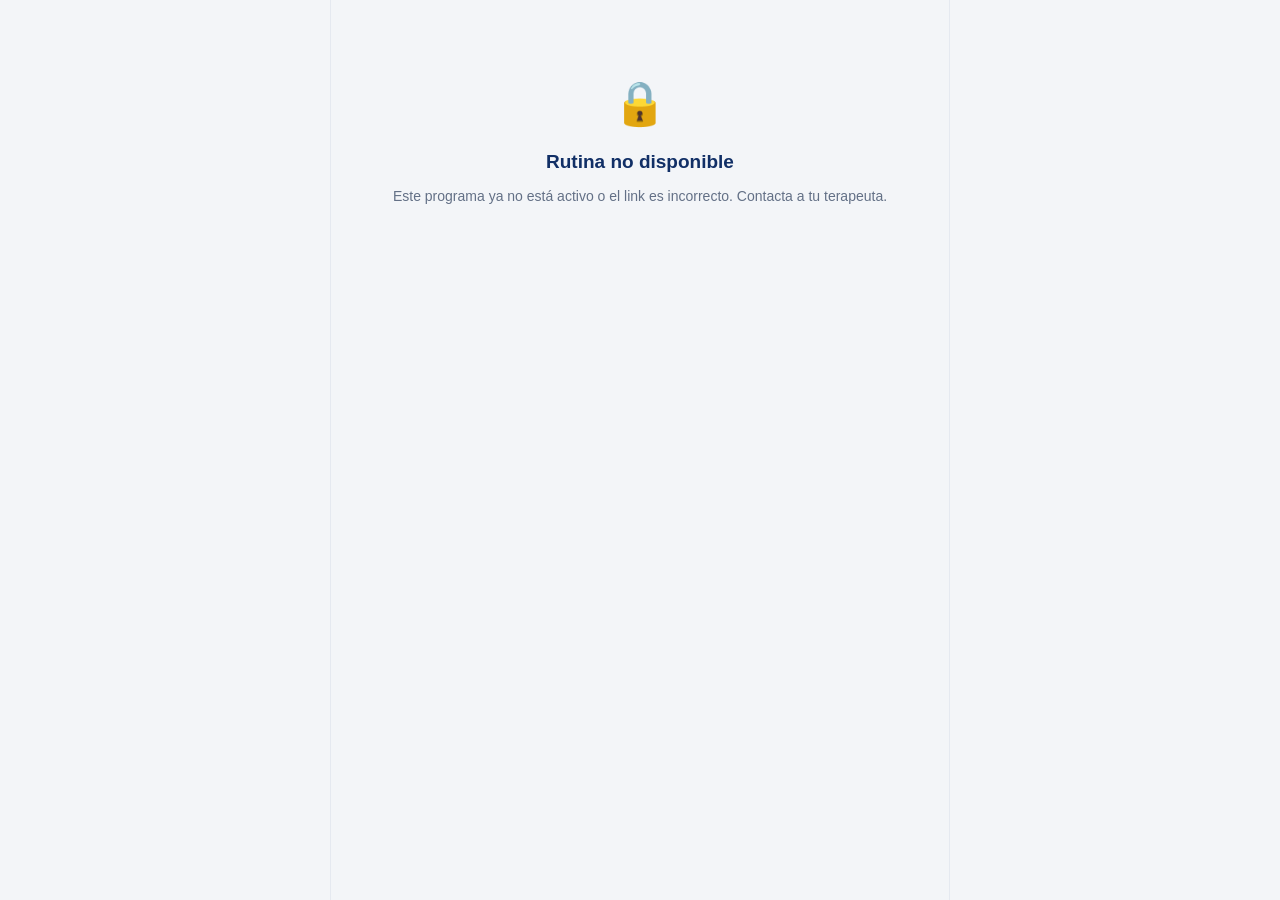
<file: rutina.html>
<!doctype html>
<html lang="es">
<head>
<meta charset="utf-8">
<meta name="viewport" content="width=device-width, initial-scale=1, viewport-fit=cover">
<!-- SEGURIDAD: el token del paciente viaja en ?ejercicios= (query string). Sin esto, cada carga de una
     imagen/video de Storage mandaría el Referer con la URL completa (token incluido) a terceros. -->
<meta name="referrer" content="no-referrer">
<meta name="theme-color" content="#112F66">
<title>Mi rutina de ejercicios · Clínica Sinergia</title>
<!-- [MIGRACIÓN HOSTING] Redirige el sitio viejo (GitHub Pages) al nuevo (Firebase Hosting). Solo en
     *.github.io; en .web.app/.firebaseapp.com es no-op. Conserva ?ejercicios= (links de pacientes). -->
<script>
(function(){
  try{
    if(/\.github\.io$/i.test(location.hostname)){
      var path = location.pathname.replace(/^\/Clinica-Fisio(?=\/|$)/i,'') || '/';
      location.replace('https://clinicasinergia-ec2cf.web.app' + path + location.search + location.hash);
    }
  }catch(_e){}
})();
</script>
<style>

  /* SINERGIA · DISEÑO MÓVIL MÁSTER SENIOR
     Diseño editorial clínico, sin dependencias ni cambio de reglas clínicas. */
  *{box-sizing:border-box;margin:0;padding:0}
  :root{
    --navy:#112F66;--navy2:#112F66;--brand:#263C98;
    --gold:#D6B36B;--gold-soft:#F7F0E2;
    --ink:#17243B;--gray:#637086;--gray2:#8490A1;
    --bg:#F3F5F8;--card:#FFFFFF;--line:#E5E9F0;
    --soft:#F7F9FC;--focus:#2252AC;
  }
  html{scroll-behavior:smooth;-webkit-text-size-adjust:100%}
  body{background:var(--bg);color:var(--ink);font-family:-apple-system,BlinkMacSystemFont,'Segoe UI',Roboto,Arial,sans-serif;line-height:1.48;font-size:15px}
  .wrap{max-width:620px;margin:0 auto;min-height:100vh;background:var(--bg)}
  .pub-header{background:#fff;color:var(--navy2);padding:21px 19px 20px 19px;box-shadow:0 1px 0 var(--line)}
  .pub-header .brand{display:flex;align-items:center;justify-content:flex-start;padding-bottom:18px;border-bottom:1px solid #EDF0F5}
  .pub-header .logo-img{display:block;width:min(280px,83%);height:auto;object-fit:contain}
  .head-hero{padding-top:20px}
  .eyebrow{font-size:10px;letter-spacing:1.65px;font-weight:800;color:#95752E;text-transform:uppercase;display:flex;align-items:center;gap:9px}
  .eyebrow:before{content:'';width:20px;height:2px;border-radius:10px;background:var(--gold)}
  .pub-header .nm{font-size:clamp(22px,5.65vw,30px);font-weight:750;letter-spacing:-.6px;line-height:1.15;color:var(--navy2);margin-top:9px;overflow-wrap:anywhere}
  .head-sub{display:flex;align-items:center;gap:8px;flex-wrap:wrap;margin-top:12px}
  .pub-header .fec{font-size:12px;color:var(--gray);font-weight:500}
  .count{font-size:11px;font-weight:700;color:#6B562D;background:#F8F0DE;border-radius:20px;padding:5px 9px;white-space:nowrap}
  .body{padding:19px 14px 44px}
  .help-strip{background:#fff;border:1px solid var(--line);border-radius:12px;display:flex;align-items:center;justify-content:space-between;gap:12px;padding:12px 13px;margin:0 0 25px}
  .help-strip .lead{font-weight:700;font-size:12px;color:var(--navy2)}
  .help-strip .sublead{font-size:11px;color:var(--gray);margin-top:2px}
  .help-strip a{font-size:11px;font-weight:800;text-decoration:none;white-space:nowrap;color:#9A7629;border-bottom:1px solid #CBAF74;padding-bottom:2px}
  .zt{font-size:17px;font-weight:800;color:var(--navy2);letter-spacing:-.2px;margin:4px 1px 14px;display:flex;align-items:center;gap:9px}
  .zt:before{content:'';display:inline-block;width:4px;height:18px;background:var(--gold);border-radius:4px;flex-shrink:0}
  .zt.mt{margin-top:30px}
  .zsub{font-size:12.5px;color:var(--gray);margin:-6px 1px 13px;line-height:1.5}
  .card{background:#fff;border:1px solid var(--line);border-radius:18px;overflow:hidden;margin-bottom:17px;box-shadow:0 5px 20px rgba(18,41,80,.04)}
  .chdr{padding:19px 16px 13px;background:#fff;border-top:3px solid var(--gold)}
  .cnum{font-size:10.5px;letter-spacing:1.1px;color:#9C7E3D;font-weight:800;text-transform:uppercase;display:flex;align-items:center;gap:7px}
  .cindex{display:inline-flex;align-items:center;justify-content:center;background:#F7F1E4;border:1px solid #F0E3C8;color:#8D6A29;font-size:11px;border-radius:7px;height:25px;min-width:31px;font-variant-numeric:tabular-nums}
  .cnom{font-size:21px;line-height:1.19;letter-spacing:-.4px;font-weight:790;color:var(--navy2);margin-top:9px;overflow-wrap:anywhere}
  .cmeta{color:#7A8698;font-size:11px;margin-top:9px;display:flex;align-items:center;gap:7px}
  .cmeta:before{content:'●';font-size:6px;color:var(--gold)}
  .cbody{padding:0 15px 16px}
  .media{display:flex;align-items:center;justify-content:center;min-height:194px;aspect-ratio:16/9;background:#101D33;border-radius:12px;overflow:hidden;margin:0 0 16px}
  .media video,.media img{display:block;width:100%;max-height:365px;max-width:100%;object-fit:contain}
  .media.vidph{cursor:pointer;position:relative;color:#fff;background:radial-gradient(circle at 70% 22%,#365482 0%,transparent 48%),linear-gradient(145deg,#0A1E3E,#102D60 72%,#162C50);isolation:isolate}
  .media.vidph:before{content:'';position:absolute;width:230px;height:230px;border:1px solid rgba(230,203,148,.16);border-radius:50%;left:-74px;bottom:-139px;pointer-events:none}
  .media.vidph:after{content:'';position:absolute;width:118px;height:118px;border:1px solid rgba(230,203,148,.15);border-radius:50%;right:-30px;top:-65px;pointer-events:none}
  .media-kicker{position:absolute;left:14px;top:14px;font-size:9px;letter-spacing:1.35px;color:#E7D3A1;font-weight:800}
  .media.vidph .playwrap{position:relative;z-index:1;display:flex;align-items:center;flex-direction:column;gap:11px}
  .media.vidph .playbtn{width:62px;height:62px;background:#fff;border:3px solid #E3D1A4;border-radius:50%;display:flex;align-items:center;justify-content:center;color:#123165;font-size:23px;padding-left:4px;box-shadow:0 9px 26px rgba(0,0,0,.16);transition:transform .15s ease}
  .media.vidph:hover .playbtn{transform:scale(1.06)}
  .media.vidph .playtxt{font-size:12px;font-weight:650;color:#F6F7FC}
  .nomedia{color:#DFE6EF;padding:20px;font-size:12px;text-align:center}
  .dosis{margin:0 0 15px;background:#F5F7FB;border-radius:12px;padding:14px 13px 12px}
  .dlbl{font-size:10px;color:#607390;text-transform:uppercase;letter-spacing:1.1px;font-weight:800;margin-bottom:10px}
  .dose-pills{display:flex;flex-wrap:wrap;gap:7px}
  .dose-pill{background:#fff;color:var(--navy2);padding:8px 10px;font-size:13px;line-height:1.3;font-weight:750;border:1px solid #E4EAF2;border-radius:8px;font-variant-numeric:tabular-nums}
  .ind{padding:4px 1px 12px;margin-bottom:12px;border-bottom:1px solid var(--line)}
  .ind .l,.prec .l{font-size:11px;font-weight:800;letter-spacing:.2px;color:var(--navy2);margin-bottom:5px}
  .ind .t,.prec .t{font-size:14px;line-height:1.55;color:#34435B;white-space:pre-line}
  .prec{padding:12px 13px;background:#FFF9EB;border-left:3px solid #D4AC57;border-radius:9px;margin-bottom:0}
  .prec .l{color:#9B6B19}
  .prec .t{color:#72572B}
  .sem{border:1px solid var(--line);background:#fff;border-radius:15px;overflow:hidden}
  .sem-row{display:flex;align-items:flex-start;gap:12px;padding:15px 14px;border-bottom:1px solid #ECF0F4}
  .sem-row:last-child{border-bottom:0}
  .sem-row.g{border-left:4px solid #23854C}.sem-row.a{border-left:4px solid #D59B21}.sem-row.r{border-left:4px solid #BC4A4A}
  .sem-dot{font-size:17px;line-height:1.3;flex:0 0 auto}
  .sem-tx{font-size:13px;line-height:1.55;color:#415068}
  .sem-tx b{color:var(--navy2);font-size:13.5px}
  .warn{border:1px solid #F0E5C7;background:#FFF9E9;border-radius:13px;padding:15px;font-size:12.5px;line-height:1.6;color:#786037;margin-top:17px}
  .warn b{color:#8B6727}
  .foot{border-top:1px solid var(--line);font-size:11px;line-height:1.7;color:#778296;text-align:center;margin:29px 0 0;padding:18px 4px 0}
  .state{text-align:center;padding:72px 25px}.state .em{font-size:43px;margin-bottom:12px}.state .t{font-size:19px;color:var(--navy2);font-weight:800}.state .d{font-size:14px;color:var(--gray);line-height:1.6;margin-top:9px}
  .btn{margin-top:20px;padding:12px 20px;font-family:inherit;font-size:14px;font-weight:800;color:#fff;background:var(--navy);border:0;border-radius:10px;cursor:pointer}
  .banner-off{background:#FFF6E1;padding:9px 12px;color:#8A671B;font-size:11.5px;font-weight:700;text-align:center}
  .spin{display:inline-block;width:34px;height:34px;border:3px solid #DEE5EF;border-top-color:var(--navy);border-radius:50%;animation:sp 1s linear infinite}
  @keyframes sp{to{transform:rotate(360deg)}}
  .media.vidph:focus-visible,.help-strip a:focus-visible,.btn:focus-visible{outline:3px solid var(--focus);outline-offset:3px}
  @media(max-width:390px){
    .pub-header{padding:18px 15px 18px}
    .body{padding:17px 11px 40px}
    .cnom{font-size:20px}
    .cbody{padding:0 12px 14px}
    .dose-pill{font-size:12px;padding:8px 9px}
    .help-strip{gap:9px;padding:10px 11px}
  }
  @media(min-width:620px){.wrap{border-left:1px solid var(--line);border-right:1px solid var(--line)}}
  @media(prefers-reduced-motion:reduce){html{scroll-behavior:auto}.spin{animation:none}.media.vidph .playbtn{transition:none}}
</style>
</head>
<body>
<div class="wrap" id="app">
  <div class="state"><div class="spin"></div><div class="d" style="margin-top:16px">Cargando tu rutina…</div></div>
</div>

<script>
(function(){
  "use strict";
  var APPS_SCRIPT_URL='https://script.google.com/macros/s/AKfycbyM9yFDxmP-HWLyZg-v2-rfQXJlMyA_l0iozqYNkeIR-gKaZj3oEDhUrM2VBlGU0n3l/exec';
  var app=document.getElementById('app');
  var token=new URLSearchParams(location.search).get('ejercicios')||'';
  var CK='PUB_EJ_'+token;

  function esc(s){ return String(s==null?'':s).replace(/[&<>"']/g,function(c){ return {'&':'&amp;','<':'&lt;','>':'&gt;','"':'&quot;',"'":'&#39;'}[c]; }); }
  function hoyFmt(){ var d=new Date(); return String(d.getDate()).padStart(2,'0')+'/'+String(d.getMonth()+1).padStart(2,'0')+'/'+d.getFullYear(); }
  // ¿El nombre capturado es un archivo/identificador técnico (no un nombre clínico)?
  // Cubre: cámara (IMG_5869, VID_8091.mp4), UUIDs, tiras largas de dígitos (81681412526__D439…),
  // extensiones de archivo, fechas ("Ejercicio 19/11/2026") y textos casi sin letras.
  // CONSERVADOR: cualquier nombre con palabras reales SIEMPRE se muestra tal cual.
  function _esNombreTecnico(s){
    var t=String(s||'').trim();
    if(!t) return true;
    if(/^(IMG|VID|MOV|DSC|PXL|GOPR|DJI|MVI|WA|WP)[-_ ]?\d+/i.test(t)) return true;
    if(/\.(mp4|mov|m4v|3gp|avi|webm|mkv|jpe?g|png|heic|heif|gif|webp)$/i.test(t)) return true;
    if(/[0-9a-f]{8}-[0-9a-f]{4}-[0-9a-f]{4}-[0-9a-f]{4}-[0-9a-f]{12}/i.test(t)) return true;
    if(/^\d{6,}/.test(t)) return true;
    if(/^ejercicio[\s\d/.:-]*$/i.test(t)) return true;
    if(/^\d{1,2}[\/.-]\d{1,2}[\/.-]\d{2,4}$/.test(t)) return true;
    if((t.match(/[a-záéíóúüñ]/gi)||[]).length<3) return true;
    return false;
  }
  // Reproductor BAJO DEMANDA: inyecta el <video> real SOLO cuando la paciente toca la tarjeta, para no
  // descargar NINGÚN video al cargar la página (ver [NO-SE-CARGAN]). Global porque el onclick es inline.
  window._playVid=function(el){
    try{
      var src=el&&el.getAttribute('data-src'); if(!src) return;
      var v=document.createElement('video');
      v.src=src; v.controls=true; v.autoplay=true; v.preload='auto';
      v.setAttribute('playsinline',''); v.setAttribute('webkit-playsinline','');
      v.onerror=function(){ try{ el.innerHTML='<div class="nomedia">⚠️ No se pudo cargar el video.<br>Revisa tu conexión e intenta de nuevo.</div>'; }catch(_e2){} };
      el.classList.remove('vidph'); el.removeAttribute('onclick'); el.removeAttribute('role'); el.removeAttribute('tabindex');
      el.innerHTML=''; el.appendChild(v);
      try{ v.play(); }catch(_){}
    }catch(_){}
  };

  // Estado claro si una imagen no carga (sin romper la tarjeta).
  window._imgErr=function(img){ try{ img.parentNode.innerHTML='<div class="nomedia">⚠️ No se pudo cargar la imagen</div>'; }catch(_){} };

  function estado(){ return { spin:function(msg){ app.innerHTML='<div class="state"><div class="spin"></div><div class="d" style="margin-top:16px">'+esc(msg||'Cargando…')+'</div></div>'; },
    error:function(sinRed){ app.innerHTML='<div class="state"><div class="em">'+(sinRed?'📶':'🔒')+'</div><div class="t">'+(sinRed?'Sin conexión':'Rutina no disponible')+'</div><div class="d">'+(sinRed?'No pudimos cargar tu rutina. Revisa tu internet o tus datos y vuelve a intentar. Si estás en datos móviles, prueba en un lugar con mejor señal.':'Este programa ya no está activo o el link es incorrecto. Contacta a tu terapeuta.')+'</div>'+(sinRed?'<button class="btn" onclick="location.reload()">🔄 Reintentar</button>':'')+'</div>'; },
    desactivado:function(){ app.innerHTML='<div class="state"><div class="em">🔒</div><div class="t">Programa desactivado</div><div class="d">Contacta a tu terapeuta para más información.</div></div>'; } }; }
  var UI=estado();

  function tarjeta(ej, num){
    var m=ej.media||null;
    var src=m?(m.url||m.data||''):'';
    var t=(m&&m.type)||'';
    var isVid=t.indexOf('video')===0, isImg=t.indexOf('image')===0;
    var media='';
    if(m){
      if(!src) media='<div class="media"><div class="nomedia">Video no disponible sin conexión</div></div>';
      // Video BAJO DEMANDA: no cargar el archivo hasta el toque. Sin poster remoto/precarga.
      else if(isVid) media='<div class="media vidph" role="button" tabindex="0" aria-label="Reproducir video del ejercicio" onclick="_playVid(this)" onkeydown="if(event.key===\'Enter\'||event.key===\' \'){event.preventDefault();_playVid(this)}" data-src="'+esc(src)+'"><span class="media-kicker">VIDEO DEL EJERCICIO</span><div class="playwrap"><div class="playbtn" aria-hidden="true">▶</div><div class="playtxt">Toca para reproducir</div></div></div>';
      else if(isImg) media='<div class="media"><img src="'+esc(src)+'" loading="lazy" alt="Imagen del ejercicio" onerror="_imgErr(this)"></div>';
      else media='<div class="media"><div class="nomedia">📎 '+esc(m.label||'Archivo')+'</div></div>';
    }
    var dosisTxt=ej.dosis||[ej.series,ej.repeticiones,ej.tiempo,ej.frecuencia,ej.duracion].filter(Boolean).join(' · ');
    var partes=dosisTxt?String(dosisTxt).split(/\s*[·•]\s*/).filter(Boolean):[];
    var dosisHTML=partes.map(function(p){return '<span class="dose-pill">'+esc(p)+'</span>';}).join('');
    // NUMERACIÓN AUTOMÁTICA: el título del paciente es "Ejercicio N". El nombre capturado solo
    // se muestra si es un nombre clínico real (no archivo de cámara/UUID/fecha). SOLO presentación:
    // el dato original del expediente nunca se modifica y el fisio no tiene que capturar nada.
    var nombreRaw=String(ej.nombre||ej.name||'').trim();
    var nombreClinico=_esNombreTecnico(nombreRaw)?'':nombreRaw;
    var titulo = nombreClinico
      ? '<div class="cnum"><span class="cindex">'+String(num).padStart(2,'0')+'</span> EJERCICIO</div><div class="cnom">'+esc(nombreClinico)+'</div>'
      : '<div class="cnom">Ejercicio '+num+'</div>';
    return '<article class="card"><div class="chdr">'+titulo
      +((ej.terapeuta||ej.fecha)?'<div class="cmeta">'+esc([ej.terapeuta,ej.fecha].filter(Boolean).join(' · '))+'</div>':'')+'</div>'
      +'<div class="cbody">'+media
      +(dosisTxt?'<div class="dosis"><div class="dlbl">Dosificación</div><div class="dose-pills">'+dosisHTML+'</div></div>':'')
      +(ej.indicaciones?'<div class="ind"><div class="l">Cómo realizarlo</div><div class="t">'+esc(ej.indicaciones)+'</div></div>':'')
      +(ej.precauciones?'<div class="prec"><div class="l">⚠ Precauciones</div><div class="t">'+esc(ej.precauciones)+'</div></div>':'')
      +'</div></article>';
  }

  function render(d, offline){
    var nombre=(d&&d.nombre)||'Paciente';
    var items=(d&&Array.isArray(d.ejercicios))?d.ejercicios:[];
    // Nunca mostrar privados (defensa extra; el backend no debería enviarlos).
    var vis=items.filter(function(e){ return e && e.privado!==true; });
    // Si el backend manda estado/paraCasa → 3 zonas; si no (payload actual), todo es "Tu rutina".
    var tieneZonas=vis.some(function(e){ return e && (typeof e.paraCasa!=='undefined' || typeof e.estado!=='undefined'); });
    var rutina=vis, anteriores=[], otros=[];
    if(tieneZonas){
      var casa=vis.filter(function(e){ return e.paraCasa!==false; });
      rutina=casa.filter(function(e){ return (e.estado||'activo')==='activo'; });
      anteriores=casa.filter(function(e){ return (e.estado||'activo')!=='activo'; });
      otros=vis.filter(function(e){ return e.paraCasa===false; });
    }
    var fechaPrograma=(rutina[rutina.length-1]&&rutina[rutina.length-1].fecha)||(vis[vis.length-1]&&vis[vis.length-1].fecha)||hoyFmt();
    var h='';
    if(offline) h+='<div class="banner-off">📶 Sin conexión — mostrando tu última rutina guardada</div>';
    h+='<div class="pub-header"><div class="brand"><img class="logo-img" src="https://storage.googleapis.com/clinicasinergia-ec2cf.firebasestorage.app/clinica/sinergia/assets/logo_horizontal.png" alt="Clínica Sinergia · Fisioterapia y Rehabilitación"></div><div class="head-hero"><div class="eyebrow">Programa de ejercicios</div><div class="nm">'+esc(nombre)+'</div><div class="head-sub"><span class="fec">'+esc(fechaPrograma)+'</span><span class="count">'+vis.length+' ejercicio'+(vis.length===1?'':'s')+' asignado'+(vis.length===1?'':'s')+'</span></div></div></div>';
    h+='<div class="body">';
    if(vis.length) h+='<div class="help-strip"><div><div class="lead">¿Dudas con el dolor?</div><div class="sublead">Consulta la guía antes de continuar</div></div><a href="#guia-dolor">Ver guía →</a></div>';
    if(!vis.length){ h+='<div class="state"><div class="em">🏃</div><div class="d">Aún no tienes ejercicios asignados.</div></div>'; }
    else{
      if(rutina.length){ h+='<div class="zt">Tu rutina de ahora</div>'; rutina.forEach(function(e,i){ h+=tarjeta(e,i+1); }); }
      if(anteriores.length){ h+='<div class="zt mt">Tus ejercicios anteriores</div><div class="zsub">Los que trabajaste antes. Puedes seguir haciéndolos si tu terapeuta te lo indicó.</div>'; anteriores.forEach(function(e,i){ h+=tarjeta(e,i+1); }); }
      if(otros.length){ h+='<div class="zt mt">Más de tu biblioteca</div><div class="zsub">Otros ejercicios que tienes grabados.</div>'; otros.forEach(function(e,i){ h+=tarjeta(e,i+1); }); }
      h+='<div class="zt mt" id="guia-dolor">Semáforo del dolor</div><div class="zsub">Te dice cómo seguir con tus ejercicios según cómo te sientas.</div>'
        +'<div class="sem">'
        +'<div class="sem-row g"><div class="sem-dot">🟢</div><div class="sem-tx"><b>Verde — puedes seguir</b><br>Molestia leve que se quita el mismo día y no amaneces con más rigidez. Continúa tu rutina normal.</div></div>'
        +'<div class="sem-row a"><div class="sem-dot">🟡</div><div class="sem-tx"><b>Ámbar — con calma</b><br>Dolor moderado durante el ejercicio, o molestia que se calma en 24 horas. Haz lo mismo, no subas la intensidad y repite unos días.</div></div>'
        +'<div class="sem-row r"><div class="sem-dot">🔴</div><div class="sem-tx"><b>Rojo — baja y avísanos</b><br>Dolor fuerte, más rigidez al despertar, o dolor que dura más de un día. Baja un nivel o descansa y contacta a tu terapeuta.</div></div>'
        +'</div>';
      h+='<div class="warn"><b>⚠️ Aviso de seguridad</b><br>Realiza únicamente los ejercicios indicados por tu fisioterapeuta. Suspende si aparece dolor intenso, mareo, adormecimiento o aumento importante de síntomas. Ante cualquier duda contacta a tu terapeuta.</div>';
    }
    h+='<div class="foot">Clínica Sinergia · Fisioterapia y Rehabilitación<br>Juriquilla, Querétaro</div></div>';
    app.innerHTML=h;
  }

  function fetchConTimeout(ms){
    return Promise.race([
      fetch(APPS_SCRIPT_URL+'?action=getEjerciciosPublicos&ejerciciosToken='+encodeURIComponent(token)).then(function(r){ return r.json(); }),
      new Promise(function(_,rej){ setTimeout(function(){ rej(new Error('timeout')); }, ms); })
    ]);
  }

  async function cargar(){
    if(!token){ UI.error(false); return; }
    // 1) CACHE-FIRST: si ya la abrió antes, mostrarla YA (funciona sin señal).
    var cached=null;
    try{ var raw=localStorage.getItem(CK); if(raw) cached=JSON.parse(raw); }catch(_){}
    var pintado=false;
    if(cached && cached.d && Array.isArray(cached.d.ejercicios)){ render(cached.d, true); pintado=true; }
    // 2) Red con timeout + 1 reintento.
    var d=null;
    for(var i=0;i<2 && !d;i++){
      if(i>0) await new Promise(function(r){ setTimeout(r,1200); });
      try{ d=await fetchConTimeout(9000); }catch(_){}
    }
    if(d && (d.error||!d.ok)){ if(d.code===403){ UI.desactivado(); } else if(!pintado){ UI.error(false); } return; }
    if(!d){ if(!pintado) UI.error(true); return; }
    try{ localStorage.setItem(CK, JSON.stringify({ts:Date.now(), d:{nombre:d.nombre||'', ejercicios:d.ejercicios||[]}})); }catch(_){}
    render(d, false);
  }

  cargar();
})();
</script>
</body>
</html>
</file>
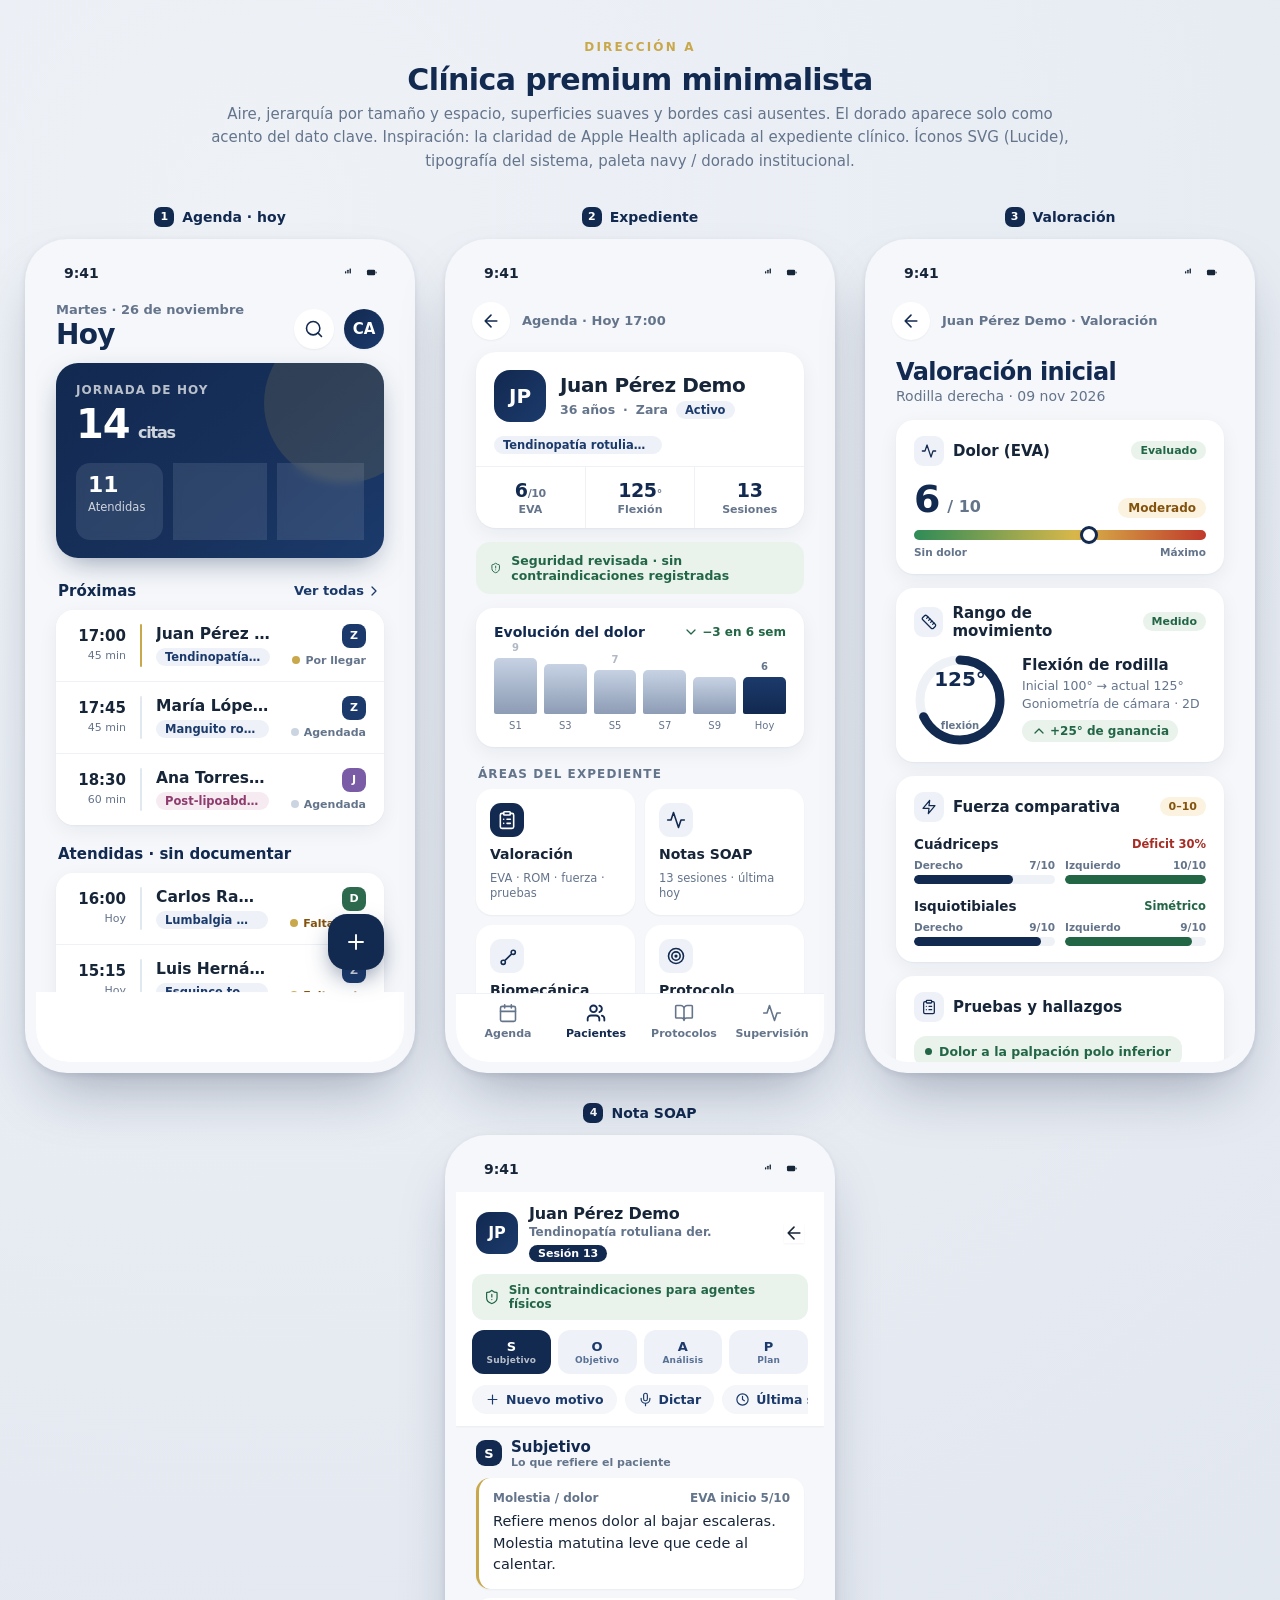
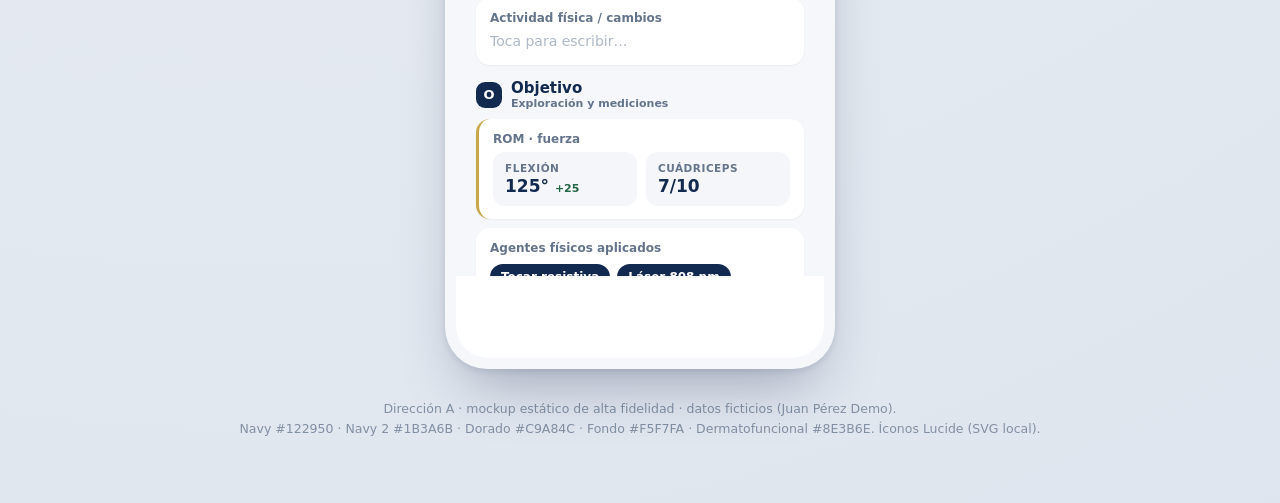
<file: redesign-v2/directions/A_minimalista.html>
<!doctype html>
<html lang="es">
<head>
<meta charset="utf-8">
<meta name="viewport" content="width=device-width, initial-scale=1">
<title>Sinergia · Dirección A — Clínica premium minimalista</title>
<style>
/* ============================================================
   DIRECCIÓN A — CLÍNICA PREMIUM MINIMALISTA
   Inspiración: Apple Health. Aire, jerarquía por tamaño y
   espacio, bordes casi ausentes, dorado como acento puntual.
   Mockup estático de alta fidelidad · 390 px · datos ficticios.
   ============================================================ */
:root{
  --navy:#122950; --navy2:#1B3A6B; --gold:#C9A84C;
  --bg:#F5F7FA; --surface:#FFFFFF; --ink:#172538; --ink2:#64748B;
  --border:#E2E8F0; --hair:#EEF1F6;
  --ok:#236646; --warn:#83520C; --risk:#A52D25; --derma:#8E3B6E;
  --ok-bg:#E9F3EC; --warn-bg:#FBF2E0; --risk-bg:#FBECEA;
  --r:18px; --r-sm:12px;
  --sh:0 1px 2px rgba(16,32,64,.04), 0 6px 20px rgba(16,32,64,.06);
  --sh-sm:0 1px 2px rgba(16,32,64,.05);
  --font:-apple-system,"SF Pro Text",system-ui,"Segoe UI",Roboto,Helvetica,Arial,sans-serif;
}
*{box-sizing:border-box;-webkit-font-smoothing:antialiased;text-rendering:optimizeLegibility}
body{margin:0;background:#E7EBF1;font-family:var(--font);color:var(--ink);
  background-image:radial-gradient(circle at 20% 10%,#eef2f7,#dfe5ee);padding:40px 18px 64px}
.wrap{max-width:1760px;margin:0 auto}
.dir-head{max-width:860px;margin:0 auto 34px;text-align:center}
.dir-kick{font-size:12px;letter-spacing:.18em;text-transform:uppercase;color:var(--gold);font-weight:700}
.dir-head h1{font-size:30px;margin:8px 0 6px;color:var(--navy);letter-spacing:-.02em}
.dir-head p{color:var(--ink2);font-size:15px;line-height:1.55;margin:0}
.gallery{display:flex;gap:30px;justify-content:center;flex-wrap:wrap;align-items:flex-start}
.art{width:390px}
.art .cap{display:flex;align-items:center;gap:8px;justify-content:center;margin-bottom:12px;color:var(--navy);font-weight:600;font-size:14px}
.art .cap b{background:var(--navy);color:#fff;font-size:11px;font-weight:700;width:20px;height:20px;border-radius:7px;display:grid;place-items:center}

/* ---- Teléfono ---- */
.phone{width:390px;background:var(--bg);border-radius:42px;padding:11px;
  box-shadow:0 2px 6px rgba(16,32,64,.10),0 30px 60px -20px rgba(16,32,64,.35);position:relative}
.screen{background:var(--bg);border-radius:32px;overflow:hidden;height:812px;display:flex;flex-direction:column;position:relative}
.statusbar{height:46px;display:flex;align-items:center;justify-content:space-between;padding:0 24px 0 28px;font-weight:600;font-size:14px;color:var(--ink);flex-shrink:0}
.statusbar .r{display:flex;gap:6px;align-items:center}
.statusbar .notch{position:absolute;top:11px;left:50%;transform:translateX(-50%);width:120px;height:26px;background:#0c0c0e;border-radius:0 0 16px 16px;z-index:5}
.sb-ic{width:16px;height:11px}
.scroll{flex:1;overflow-y:auto;overflow-x:hidden}
.scroll::-webkit-scrollbar{width:0}

.ic{width:20px;height:20px;stroke:currentColor;stroke-width:1.9;fill:none;stroke-linecap:round;stroke-linejoin:round;display:block}
.ic.sm{width:16px;height:16px}
.ic.lg{width:24px;height:24px}

/* ---- Tipografía base ---- */
.pad{padding:0 20px}
.h-screen{font-size:28px;font-weight:700;letter-spacing:-.025em;color:var(--navy);line-height:1.05}
.sub{color:var(--ink2);font-size:14px}
.eyebrow{font-size:12px;letter-spacing:.09em;text-transform:uppercase;color:var(--ink2);font-weight:700}

/* ---- App header ---- */
.appbar{display:flex;align-items:flex-end;justify-content:space-between;padding:6px 20px 14px}
.appbar .date{font-size:13px;color:var(--ink2);font-weight:600;margin-bottom:3px}
.avatar{width:40px;height:40px;border-radius:50%;background:linear-gradient(135deg,var(--navy),var(--navy2));color:#fff;display:grid;place-items:center;font-weight:700;font-size:15px;box-shadow:var(--sh-sm)}
.iconbtn{width:40px;height:40px;border-radius:50%;background:var(--surface);display:grid;place-items:center;color:var(--navy);box-shadow:var(--sh-sm)}

/* ---- Cards ---- */
.card{background:var(--surface);border-radius:var(--r);box-shadow:var(--sh);margin:0 20px 14px}
.card.pad-c{padding:18px}
.flush{margin-left:20px;margin-right:20px}

/* ---- Resumen del día (hero) ---- */
.hero{margin:0 20px 18px;background:linear-gradient(140deg,var(--navy) 0%,#17315c 60%,var(--navy2) 100%);
  border-radius:22px;padding:20px 20px 18px;color:#fff;box-shadow:0 10px 30px -10px rgba(18,41,80,.5);position:relative;overflow:hidden}
.hero::after{content:"";position:absolute;right:-40px;top:-40px;width:160px;height:160px;border-radius:50%;background:rgba(201,168,76,.14)}
.hero .lbl{font-size:12px;letter-spacing:.09em;text-transform:uppercase;color:rgba(255,255,255,.7);font-weight:700}
.hero .big{font-size:40px;font-weight:700;letter-spacing:-.03em;margin:4px 0 2px}
.hero .big small{font-size:16px;font-weight:600;color:rgba(255,255,255,.8)}
.hero-row{display:flex;gap:10px;margin-top:16px;position:relative;z-index:1}
.hero-stat{flex:1;background:rgba(255,255,255,.1);border-radius:14px;padding:11px 12px;backdrop-filter:blur(4px)}
.hero-stat .n{font-size:22px;font-weight:700;line-height:1}
.hero-stat .n.gold{color:var(--gold)}
.hero-stat .t{font-size:11.5px;color:rgba(255,255,255,.78);margin-top:4px;line-height:1.25}

/* ---- Agenda list ---- */
.sec-head{display:flex;align-items:center;justify-content:space-between;padding:6px 22px 10px}
.sec-head .t{font-size:15px;font-weight:700;color:var(--navy)}
.sec-head .a{font-size:13px;color:var(--navy2);font-weight:600;display:flex;align-items:center;gap:2px}
.appt{display:flex;gap:14px;padding:14px 18px;align-items:center;background:var(--surface);position:relative}
.appt+.appt{border-top:1px solid var(--hair)}
.appt .time{width:52px;flex-shrink:0;text-align:right}
.appt .time b{font-size:15px;font-weight:700;color:var(--ink);display:block;line-height:1.1}
.appt .time span{font-size:11px;color:var(--ink2)}
.appt .tl{width:2px;align-self:stretch;background:var(--border);border-radius:2px;position:relative}
.appt .tl.on{background:var(--gold)}
.appt .body{flex:1;min-width:0}
.appt .nm{font-size:15.5px;font-weight:600;color:var(--ink);white-space:nowrap;overflow:hidden;text-overflow:ellipsis}
.appt .meta{display:flex;align-items:center;gap:7px;margin-top:5px}
.chip{font-size:11.5px;font-weight:600;padding:2px 9px;border-radius:999px;background:#EEF2F8;color:var(--navy2);white-space:nowrap;max-width:168px;overflow:hidden;text-overflow:ellipsis}
.chip.derma{background:#F7EBF2;color:var(--derma)}
.ini{width:24px;height:24px;border-radius:8px;background:var(--navy);color:#fff;font-size:11px;font-weight:700;display:grid;place-items:center;flex-shrink:0}
.ini.z{background:#1B3A6B}.ini.d{background:#2E6B4E}.ini.j{background:#7A5BA6}
.appt .right{margin-left:auto;display:flex;flex-direction:column;align-items:flex-end;gap:6px;flex-shrink:0;padding-left:8px}
.appt .st{display:flex;align-items:center;gap:5px;font-size:11px;color:var(--ink2);font-weight:600;white-space:nowrap}
.dot{width:8px;height:8px;border-radius:50%;flex-shrink:0}
.dot.ok{background:var(--ok)}.dot.wait{background:var(--gold)}.dot.todo{background:#CBD5E1}

/* ---- Tabbar ---- */
.tabbar{flex-shrink:0;background:rgba(255,255,255,.92);backdrop-filter:blur(14px);border-top:1px solid var(--hair);
  display:flex;padding:9px 8px 22px}
.tab{flex:1;display:flex;flex-direction:column;align-items:center;gap:4px;color:var(--ink2);font-size:11px;font-weight:600}
.tab.on{color:var(--navy)}
.tab.on .ic{stroke-width:2.2}
.fab{position:absolute;right:20px;bottom:92px;width:56px;height:56px;border-radius:19px;background:var(--navy);color:#fff;display:grid;place-items:center;box-shadow:0 10px 24px -6px rgba(18,41,80,.6);z-index:4}

/* ---- Expediente ---- */
.topnav{display:flex;align-items:center;gap:12px;padding:6px 16px 12px}
.topnav .back{width:38px;height:38px;border-radius:50%;background:var(--surface);display:grid;place-items:center;color:var(--navy);box-shadow:var(--sh-sm)}
.topnav .t{font-size:13px;color:var(--ink2);font-weight:600}
.pt-head{margin:0 20px 14px;background:var(--surface);border-radius:20px;box-shadow:var(--sh);overflow:hidden}
.pt-head .top{padding:18px 18px 14px;display:flex;gap:14px;align-items:center}
.pt-av{width:52px;height:52px;border-radius:16px;background:linear-gradient(135deg,var(--navy),var(--navy2));color:#fff;display:grid;place-items:center;font-size:20px;font-weight:700;flex-shrink:0}
.pt-head h2{margin:0;font-size:20px;letter-spacing:-.02em;color:var(--ink)}
.pt-head .line{display:flex;align-items:center;gap:8px;margin-top:4px;flex-wrap:wrap}
.pt-head .line .m{font-size:12.5px;color:var(--ink2);font-weight:600}
.pt-stats{display:flex;border-top:1px solid var(--hair)}
.pt-stats .s{flex:1;padding:12px 8px;text-align:center}
.pt-stats .s+.s{border-left:1px solid var(--hair)}
.pt-stats .s .n{font-size:19px;font-weight:700;color:var(--navy);letter-spacing:-.02em}
.pt-stats .s .n .u{font-size:11px;color:var(--ink2);font-weight:600}
.pt-stats .s .l{font-size:11px;color:var(--ink2);font-weight:600;margin-top:2px}
.safe{margin:0 20px 14px;display:flex;align-items:center;gap:10px;padding:11px 14px;border-radius:14px;
  background:var(--ok-bg);color:var(--ok);font-size:12.5px;font-weight:600}
.safe .ic{stroke-width:2}

.modgrid{display:grid;grid-template-columns:1fr 1fr;gap:10px;margin:0 20px 16px}
.mod{background:var(--surface);border-radius:16px;padding:14px;box-shadow:var(--sh-sm);display:flex;flex-direction:column;gap:9px}
.mod .ico{width:34px;height:34px;border-radius:11px;display:grid;place-items:center;background:#EEF2F8;color:var(--navy)}
.mod.on .ico{background:var(--navy);color:#fff}
.mod .nm{font-size:14px;font-weight:600;color:var(--ink)}
.mod .d{font-size:11.5px;color:var(--ink2);line-height:1.3}
.mod .ico.derma{background:#F7EBF2;color:var(--derma)}

/* ---- Evolución mini ---- */
.evo{margin:0 20px 14px;background:var(--surface);border-radius:18px;padding:16px 18px;box-shadow:var(--sh)}
.evo .hd{display:flex;align-items:center;justify-content:space-between;margin-bottom:12px}
.evo .hd .t{font-size:14px;font-weight:700;color:var(--navy)}
.evo .hd .delta{font-size:12px;font-weight:700;color:var(--ok);display:flex;align-items:center;gap:3px}
.spark{display:flex;align-items:flex-end;gap:7px;height:62px}
.spark .b{flex:1;background:linear-gradient(to top,var(--navy2),#8fa6c9);border-radius:5px 5px 2px 2px;position:relative;min-height:8px;opacity:.5}
.spark .b.on{opacity:1;background:linear-gradient(to top,var(--navy),var(--navy2))}
.spark .b span{position:absolute;top:-16px;left:50%;transform:translateX(-50%);font-size:10px;font-weight:700;color:var(--ink2)}
.evo .xax{display:flex;gap:7px;margin-top:6px}
.evo .xax span{flex:1;text-align:center;font-size:10px;color:var(--ink2)}

/* ---- Valoración components ---- */
.vhead{padding:8px 20px 4px}
.vcard{background:var(--surface);border-radius:18px;box-shadow:var(--sh);margin:0 20px 14px;padding:16px 18px}
.vcard .vt{display:flex;align-items:center;gap:9px;margin-bottom:14px}
.vcard .vt .ico{width:30px;height:30px;border-radius:9px;background:#EEF2F8;color:var(--navy);display:grid;place-items:center}
.vcard .vt .t{font-size:15px;font-weight:700;color:var(--ink)}
.vcard .vt .badge{margin-left:auto;font-size:11px;font-weight:700;padding:3px 9px;border-radius:999px}
.badge.done{background:var(--ok-bg);color:var(--ok)}
.badge.part{background:var(--warn-bg);color:var(--warn)}

/* EVA */
.eva-top{display:flex;align-items:baseline;gap:8px;margin-bottom:12px}
.eva-top .n{font-size:38px;font-weight:700;color:var(--navy);letter-spacing:-.03em;line-height:1}
.eva-top .d{font-size:16px;color:var(--ink2);font-weight:600}
.eva-top .tag{margin-left:auto;font-size:12px;font-weight:700;color:var(--warn);background:var(--warn-bg);padding:3px 10px;border-radius:999px}
.evabar{height:10px;border-radius:999px;background:linear-gradient(90deg,#2E8B57,#D8B74A 55%,#C0392B);position:relative}
.evabar .pin{position:absolute;top:50%;transform:translate(-50%,-50%);width:18px;height:18px;border-radius:50%;background:#fff;border:3px solid var(--navy);box-shadow:var(--sh-sm)}
.evascale{display:flex;justify-content:space-between;margin-top:6px;font-size:10.5px;color:var(--ink2);font-weight:600}

/* ROM arc */
.rom-row{display:flex;align-items:center;gap:16px}
.arc{width:92px;height:92px;flex-shrink:0;position:relative}
.arc svg{transform:rotate(-90deg)}
.arc .lbl{position:absolute;inset:0;display:grid;place-items:center;text-align:center}
.arc .lbl b{font-size:20px;font-weight:700;color:var(--navy);line-height:1}
.arc .lbl span{font-size:10px;color:var(--ink2);font-weight:600}
.rom-info .big{font-size:15px;font-weight:700;color:var(--ink)}
.rom-info .sub2{font-size:12.5px;color:var(--ink2);margin-top:3px;line-height:1.4}
.rom-info .gain{display:inline-flex;align-items:center;gap:3px;font-size:12px;font-weight:700;color:var(--ok);background:var(--ok-bg);padding:3px 9px;border-radius:999px;margin-top:8px}

/* Fuerza comparativa */
.fz-row{margin-bottom:14px}
.fz-row:last-child{margin-bottom:0}
.fz-row .nm{display:flex;align-items:center;justify-content:space-between;font-size:13.5px;font-weight:600;color:var(--ink);margin-bottom:7px}
.fz-row .nm .def{font-size:11.5px;font-weight:700;color:var(--risk)}
.fz-row .nm .def.ref{color:var(--ok)}
.fz-bars{display:flex;gap:10px}
.fz-side{flex:1}
.fz-side .lab{font-size:10.5px;color:var(--ink2);font-weight:700;margin-bottom:4px;display:flex;justify-content:space-between}
.fz-track{height:9px;border-radius:999px;background:#EEF2F6;overflow:hidden}
.fz-fill{height:100%;border-radius:999px}
.fz-fill.v{background:var(--navy)}
.fz-fill.r{background:var(--ok)}
.fz-fill.lo{background:var(--risk)}

/* Estado tags (no eval/na/neg/pos) */
.states{display:flex;flex-wrap:wrap;gap:8px}
.state{display:flex;align-items:center;gap:7px;padding:8px 11px;border-radius:12px;font-size:12.5px;font-weight:600;background:#F4F6F9;color:var(--ink)}
.state .pt{width:7px;height:7px;border-radius:50%}
.state.pos{background:var(--ok-bg);color:var(--ok)} .state.pos .pt{background:var(--ok)}
.state.neg .pt{background:var(--ink2)}
.state.na{color:var(--ink2)} .state.na .pt{background:#CBD5E1}
.state.ne{background:var(--warn-bg);color:var(--warn)} .state.ne .pt{background:var(--warn)}

/* ---- SOAP ---- */
.soap-head{background:var(--surface);box-shadow:var(--sh-sm);padding:6px 16px 0;position:sticky;top:0;z-index:6}
.soap-id{display:flex;align-items:center;gap:11px;padding:6px 4px 12px}
.soap-id .pt-av{width:42px;height:42px;border-radius:13px;font-size:16px}
.soap-id h3{margin:0;font-size:16px;color:var(--ink);letter-spacing:-.01em}
.soap-id .ml{font-size:12px;color:var(--ink2);font-weight:600;margin-top:2px;display:flex;gap:6px;align-items:center;flex-wrap:wrap}
.ses-chip{background:var(--navy);color:#fff;font-size:11px;font-weight:700;padding:2px 9px;border-radius:999px}
.soap-safe{margin:0 0 10px;display:flex;align-items:center;gap:9px;padding:9px 12px;border-radius:12px;background:var(--ok-bg);color:var(--ok);font-size:12px;font-weight:600}
.qnav{display:flex;gap:7px;padding:0 0 11px}
.qnav .q{flex:1;text-align:center;padding:9px 0;border-radius:12px;background:#EEF2F8;color:var(--navy2);font-weight:700;font-size:13px;position:relative}
.qnav .q.on{background:var(--navy);color:#fff}
.qnav .q small{display:block;font-size:9px;font-weight:600;opacity:.7;margin-top:1px;letter-spacing:.02em}
.qa{display:flex;gap:8px;padding:0 0 12px;overflow-x:auto}
.qa .a{flex-shrink:0;display:flex;align-items:center;gap:6px;background:#F4F6F9;border-radius:999px;padding:7px 13px;font-size:12.5px;font-weight:600;color:var(--navy2)}
.qa .a .ic{width:15px;height:15px}

.sgrp{margin:0 20px 14px}
.sgrp .gl{display:flex;align-items:center;gap:9px;margin-bottom:9px}
.sgrp .gl .k{width:26px;height:26px;border-radius:9px;background:var(--navy);color:#fff;font-size:13px;font-weight:700;display:grid;place-items:center}
.sgrp .gl .t{font-size:15px;font-weight:700;color:var(--navy)}
.sgrp .gl .t small{display:block;font-size:11px;color:var(--ink2);font-weight:600}
.field{background:var(--surface);border-radius:14px;box-shadow:var(--sh-sm);padding:13px 14px;margin-bottom:9px}
.field .fl{font-size:12px;font-weight:700;color:var(--ink2);margin-bottom:6px;display:flex;align-items:center;justify-content:space-between}
.field .ft{font-size:14.5px;color:var(--ink);line-height:1.5}
.field .ph{font-size:14px;color:#AEB8C6}
.field.filled{border-left:3px solid var(--gold)}
.pillrow{display:flex;flex-wrap:wrap;gap:7px;margin-top:9px}
.pill{font-size:12px;font-weight:600;padding:6px 11px;border-radius:999px;background:#EEF2F8;color:var(--navy2)}
.pill.on{background:var(--navy);color:#fff}
.mini-metric{display:flex;gap:9px;margin-top:4px}
.mm{flex:1;background:#F4F6F9;border-radius:12px;padding:10px 12px}
.mm .ml{font-size:10.5px;color:var(--ink2);font-weight:700;text-transform:uppercase;letter-spacing:.05em}
.mm .mv{font-size:17px;font-weight:700;color:var(--navy);margin-top:2px}
.mm .mv small{font-size:11px;color:var(--ok);font-weight:700}

/* Save bar */
.savebar{flex-shrink:0;background:rgba(255,255,255,.96);backdrop-filter:blur(14px);border-top:1px solid var(--hair);padding:11px 16px 24px;display:flex;align-items:center;gap:12px}
.savebar .state2{flex:1;display:flex;align-items:center;gap:8px;font-size:12px;color:var(--ink2);font-weight:600}
.savebar .state2 .d{width:8px;height:8px;border-radius:50%;background:var(--gold)}
.btn-save{background:var(--navy);color:#fff;border-radius:14px;padding:13px 22px;font-size:15px;font-weight:700;display:flex;align-items:center;gap:8px;box-shadow:0 8px 18px -6px rgba(18,41,80,.5)}
.btn-top{width:44px;height:44px;border-radius:13px;background:var(--surface);box-shadow:var(--sh-sm);display:grid;place-items:center;color:var(--navy)}

.footer-note{max-width:860px;margin:30px auto 0;text-align:center;color:#8290a3;font-size:12.5px;line-height:1.6}
</style>
</head>
<body>
<svg style="display:none">
  <symbol id="i-cal" viewBox="0 0 24 24"><rect x="3" y="4" width="18" height="18" rx="2"/><path d="M16 2v4M8 2v4M3 10h18"/></symbol>
  <symbol id="i-users" viewBox="0 0 24 24"><path d="M16 21v-2a4 4 0 0 0-4-4H6a4 4 0 0 0-4 4v2"/><circle cx="9" cy="7" r="4"/><path d="M22 21v-2a4 4 0 0 0-3-3.87M16 3.13a4 4 0 0 1 0 7.75"/></symbol>
  <symbol id="i-book" viewBox="0 0 24 24"><path d="M12 7v14M3 18a1 1 0 0 1-1-1V4a1 1 0 0 1 1-1h5a4 4 0 0 1 4 4 4 4 0 0 1 4-4h5a1 1 0 0 1 1 1v13a1 1 0 0 1-1 1h-6a3 3 0 0 0-3 3 3 3 0 0 0-3-3z"/></symbol>
  <symbol id="i-search" viewBox="0 0 24 24"><circle cx="11" cy="11" r="8"/><path d="m21 21-4.3-4.3"/></symbol>
  <symbol id="i-plus" viewBox="0 0 24 24"><path d="M5 12h14M12 5v14"/></symbol>
  <symbol id="i-cr" viewBox="0 0 24 24"><path d="m9 18 6-6-6-6"/></symbol>
  <symbol id="i-back" viewBox="0 0 24 24"><path d="m12 19-7-7 7-7M19 12H5"/></symbol>
  <symbol id="i-activity" viewBox="0 0 24 24"><path d="M22 12h-4l-3 9L9 3l-3 9H2"/></symbol>
  <symbol id="i-clip" viewBox="0 0 24 24"><rect x="8" y="2" width="8" height="4" rx="1"/><path d="M16 4h2a2 2 0 0 1 2 2v14a2 2 0 0 1-2 2H6a2 2 0 0 1-2-2V6a2 2 0 0 1 2-2h2"/><path d="M12 11h4M12 16h4M8 11h.01M8 16h.01"/></symbol>
  <symbol id="i-shield" viewBox="0 0 24 24"><path d="M20 13c0 5-3.5 7.5-7.66 8.95a1 1 0 0 1-.67-.01C7.5 20.5 4 18 4 13V6a1 1 0 0 1 1-1c2 0 4.5-1.2 6.24-2.72a1.17 1.17 0 0 1 1.52 0C14.51 3.81 17 5 19 5a1 1 0 0 1 1 1z"/><path d="M12 8v4M12 16h.01"/></symbol>
  <symbol id="i-ruler" viewBox="0 0 24 24"><path d="M21.3 15.3a2.4 2.4 0 0 1 0 3.4l-2.6 2.6a2.4 2.4 0 0 1-3.4 0L2.7 8.7a2.41 2.41 0 0 1 0-3.4l2.6-2.6a2.41 2.41 0 0 1 3.4 0Z"/><path d="m14.5 12.5 2-2M11.5 9.5l2-2M8.5 6.5l2-2M17.5 15.5l2-2"/></symbol>
  <symbol id="i-cam" viewBox="0 0 24 24"><path d="M14.5 4h-5L7 7H4a2 2 0 0 0-2 2v9a2 2 0 0 0 2 2h16a2 2 0 0 0 2-2V9a2 2 0 0 0-2-2h-3l-2.5-3z"/><circle cx="12" cy="13" r="3"/></symbol>
  <symbol id="i-mic" viewBox="0 0 24 24"><rect x="9" y="2" width="6" height="12" rx="3"/><path d="M19 10v1a7 7 0 0 1-14 0v-1M12 18v4"/></symbol>
  <symbol id="i-check" viewBox="0 0 24 24"><path d="M20 6 9 17l-5-5"/></symbol>
  <symbol id="i-cd" viewBox="0 0 24 24"><path d="m6 9 6 6 6-6"/></symbol>
  <symbol id="i-clock" viewBox="0 0 24 24"><circle cx="12" cy="12" r="9"/><path d="M12 7v5l3 2"/></symbol>
  <symbol id="i-file" viewBox="0 0 24 24"><path d="M15 2H6a2 2 0 0 0-2 2v16a2 2 0 0 0 2 2h12a2 2 0 0 0 2-2V7z"/><path d="M14 2v5h5M9 13h6M9 17h6"/></symbol>
  <symbol id="i-target" viewBox="0 0 24 24"><circle cx="12" cy="12" r="9"/><circle cx="12" cy="12" r="5"/><circle cx="12" cy="12" r="1"/></symbol>
  <symbol id="i-plus2" viewBox="0 0 24 24"><path d="M12 5v14M5 12h14"/></symbol>
  <symbol id="i-bolt" viewBox="0 0 24 24"><path d="M13 2 3 14h9l-1 8 10-12h-9z"/></symbol>
  <symbol id="i-bone" viewBox="0 0 24 24"><path d="M17 10c.7-.7 1.69 0 2.5 0a2.5 2.5 0 1 0 0-5 2.5 2.5 0 0 0-2.5 2.5c0 .81.7 1.8 0 2.5l-7 7c-.7.7-1.69 0-2.5 0a2.5 2.5 0 0 0 0 5 2.5 2.5 0 0 0 2.5-2.5c0-.81-.7-1.8 0-2.5z"/></symbol>
  <symbol id="i-up" viewBox="0 0 24 24"><path d="m18 15-6-6-6 6"/></symbol>
  <symbol id="i-sig" viewBox="0 0 24 24" fill="currentColor" stroke="none"><rect x="1" y="9" width="3" height="5" rx="1"/><rect x="6" y="6" width="3" height="8" rx="1"/><rect x="11" y="3" width="3" height="11" rx="1"/></symbol>
  <symbol id="i-bat" viewBox="0 0 24 24"><rect x="1" y="6" width="18" height="12" rx="3" fill="currentColor" stroke="none"/><rect x="20" y="10" width="2" height="4" rx="1" fill="currentColor" stroke="none"/></symbol>
</svg>

<div class="wrap">
  <div class="dir-head">
    <div class="dir-kick">Dirección A</div>
    <h1>Clínica premium minimalista</h1>
    <p>Aire, jerarquía por tamaño y espacio, superficies suaves y bordes casi ausentes. El dorado aparece solo como acento del dato clave. Inspiración: la claridad de Apple&nbsp;Health aplicada al expediente clínico. Íconos SVG (Lucide), tipografía del sistema, paleta navy&nbsp;/&nbsp;dorado institucional.</p>
  </div>

  <div class="gallery">

    <!-- ============== AGENDA ============== -->
    <div class="art" id="art-agenda">
      <div class="cap"><b>1</b> Agenda · hoy</div>
      <div class="phone"><div class="screen">
        <div class="notch"></div>
        <div class="statusbar"><span>9:41</span><div class="r"><svg class="sb-ic"><use href="#i-sig"/></svg><svg class="sb-ic"><use href="#i-bat"/></svg></div></div>
        <div class="scroll">
          <div class="appbar">
            <div><div class="date">Martes · 26 de noviembre</div><div class="h-screen">Hoy</div></div>
            <div style="display:flex;gap:10px;align-items:center">
              <div class="iconbtn"><svg class="ic"><use href="#i-search"/></svg></div>
              <div class="avatar">CA</div>
            </div>
          </div>

          <div class="hero">
            <div class="lbl">Jornada de hoy</div>
            <div class="big">14<small> &nbsp;citas</small></div>
            <div class="hero-row">
              <div class="hero-stat"><div class="n">11</div><div class="t">Atendidas</div></div>
              <div class="hero-stat"><div class="n gold">2</div><div class="t">Sin documentar</div></div>
              <div class="hero-stat"><div class="n">1</div><div class="t">Por llegar</div></div>
            </div>
          </div>

          <div class="sec-head"><div class="t">Próximas</div><div class="a">Ver todas <svg class="ic sm"><use href="#i-cr"/></svg></div></div>
          <div class="card" style="overflow:hidden;padding:0">
            <div class="appt">
              <div class="time"><b>17:00</b><span>45 min</span></div>
              <div class="tl on"></div>
              <div class="body">
                <div class="nm">Juan Pérez Demo</div>
                <div class="meta"><span class="chip">Tendinopatía rotuliana</span></div>
              </div>
              <div class="right"><span class="ini z">Z</span><span class="st"><span class="dot wait"></span>Por llegar</span></div>
            </div>
            <div class="appt">
              <div class="time"><b>17:45</b><span>45 min</span></div>
              <div class="tl"></div>
              <div class="body">
                <div class="nm">María López Ávila</div>
                <div class="meta"><span class="chip">Manguito rotador izq.</span></div>
              </div>
              <div class="right"><span class="ini z">Z</span><span class="st"><span class="dot todo"></span>Agendada</span></div>
            </div>
            <div class="appt">
              <div class="time"><b>18:30</b><span>60 min</span></div>
              <div class="tl"></div>
              <div class="body">
                <div class="nm">Ana Torres Beltrán</div>
                <div class="meta"><span class="chip derma">Post-lipoabdominoplastia</span></div>
              </div>
              <div class="right"><span class="ini j">J</span><span class="st"><span class="dot todo"></span>Agendada</span></div>
            </div>
          </div>

          <div class="sec-head"><div class="t">Atendidas · sin documentar</div></div>
          <div class="card" style="overflow:hidden;padding:0">
            <div class="appt">
              <div class="time"><b>16:00</b><span>Hoy</span></div>
              <div class="tl"></div>
              <div class="body">
                <div class="nm">Carlos Ramírez Ortega</div>
                <div class="meta"><span class="chip">Lumbalgia mecánica</span></div>
              </div>
              <div class="right"><span class="ini d">D</span><span class="st" style="color:var(--warn)"><span class="dot wait"></span>Falta nota</span></div>
            </div>
            <div class="appt">
              <div class="time"><b>15:15</b><span>Hoy</span></div>
              <div class="tl"></div>
              <div class="body">
                <div class="nm">Luis Hernández Gil</div>
                <div class="meta"><span class="chip">Esguince tobillo der.</span></div>
              </div>
              <div class="right"><span class="ini z">Z</span><span class="st" style="color:var(--warn)"><span class="dot wait"></span>Falta nota</span></div>
            </div>
          </div>
          <div style="height:88px"></div>
        </div>
        <div class="fab"><svg class="ic lg"><use href="#i-plus"/></svg></div>
        <div class="tabbar">
          <div class="tab on"><svg class="ic"><use href="#i-cal"/></svg>Agenda</div>
          <div class="tab"><svg class="ic"><use href="#i-users"/></svg>Pacientes</div>
          <div class="tab"><svg class="ic"><use href="#i-book"/></svg>Protocolos</div>
          <div class="tab"><svg class="ic"><use href="#i-activity"/></svg>Supervisión</div>
        </div>
      </div></div>
    </div>

    <!-- ============== EXPEDIENTE ============== -->
    <div class="art" id="art-exp">
      <div class="cap"><b>2</b> Expediente</div>
      <div class="phone"><div class="screen">
        <div class="notch"></div>
        <div class="statusbar"><span>9:41</span><div class="r"><svg class="sb-ic"><use href="#i-sig"/></svg><svg class="sb-ic"><use href="#i-bat"/></svg></div></div>
        <div class="scroll">
          <div class="topnav"><div class="back"><svg class="ic"><use href="#i-back"/></svg></div><div class="t">Agenda · Hoy 17:00</div></div>

          <div class="pt-head">
            <div class="top">
              <div class="pt-av">JP</div>
              <div style="flex:1;min-width:0">
                <h2>Juan Pérez Demo</h2>
                <div class="line"><span class="m">36 años</span><span class="m">·</span><span class="m">Zara</span><span class="chip">Activo</span></div>
              </div>
            </div>
            <div style="padding:0 18px 12px"><div class="chip" style="background:#EEF2F8;color:var(--navy2)">Tendinopatía rotuliana derecha · fase reactiva</div></div>
            <div class="pt-stats">
              <div class="s"><div class="n">6<span class="u">/10</span></div><div class="l">EVA</div></div>
              <div class="s"><div class="n">125<span class="u">°</span></div><div class="l">Flexión</div></div>
              <div class="s"><div class="n">13</div><div class="l">Sesiones</div></div>
            </div>
          </div>

          <div class="safe"><svg class="ic sm"><use href="#i-shield"/></svg>Seguridad revisada · sin contraindicaciones registradas</div>

          <div class="evo">
            <div class="hd"><div class="t">Evolución del dolor</div><div class="delta"><svg class="ic sm"><use href="#i-cd"/></svg>−3 en 6 sem</div></div>
            <div class="spark">
              <div class="b" style="height:90%"><span>9</span></div>
              <div class="b" style="height:80%"></div>
              <div class="b" style="height:70%"><span>7</span></div>
              <div class="b" style="height:70%"></div>
              <div class="b" style="height:60%"></div>
              <div class="b on" style="height:60%"><span>6</span></div>
            </div>
            <div class="xax"><span>S1</span><span>S3</span><span>S5</span><span>S7</span><span>S9</span><span>Hoy</span></div>
          </div>

          <div style="padding:6px 22px 8px" class="eyebrow">Áreas del expediente</div>
          <div class="modgrid">
            <div class="mod on"><div class="ico"><svg class="ic"><use href="#i-clip"/></svg></div><div class="nm">Valoración</div><div class="d">EVA · ROM · fuerza · pruebas</div></div>
            <div class="mod"><div class="ico"><svg class="ic"><use href="#i-activity"/></svg></div><div class="nm">Notas SOAP</div><div class="d">13 sesiones · última hoy</div></div>
            <div class="mod"><div class="ico"><svg class="ic"><use href="#i-bone"/></svg></div><div class="nm">Biomecánica</div><div class="d">Goniometría · marcha</div></div>
            <div class="mod"><div class="ico"><svg class="ic"><use href="#i-target"/></svg></div><div class="nm">Protocolo</div><div class="d">Rotuliano HSR · M2</div></div>
            <div class="mod"><div class="ico"><svg class="ic"><use href="#i-bolt"/></svg></div><div class="nm">Ejercicios</div><div class="d">4 en casa · HSR</div></div>
            <div class="mod"><div class="ico"><svg class="ic"><use href="#i-file"/></svg></div><div class="nm">Estudios</div><div class="d">RM rodilla · 2</div></div>
          </div>
          <div style="height:20px"></div>
        </div>
        <div class="tabbar">
          <div class="tab"><svg class="ic"><use href="#i-cal"/></svg>Agenda</div>
          <div class="tab on"><svg class="ic"><use href="#i-users"/></svg>Pacientes</div>
          <div class="tab"><svg class="ic"><use href="#i-book"/></svg>Protocolos</div>
          <div class="tab"><svg class="ic"><use href="#i-activity"/></svg>Supervisión</div>
        </div>
      </div></div>
    </div>

    <!-- ============== VALORACIÓN ============== -->
    <div class="art" id="art-val">
      <div class="cap"><b>3</b> Valoración</div>
      <div class="phone"><div class="screen">
        <div class="notch"></div>
        <div class="statusbar"><span>9:41</span><div class="r"><svg class="sb-ic"><use href="#i-sig"/></svg><svg class="sb-ic"><use href="#i-bat"/></svg></div></div>
        <div class="scroll">
          <div class="topnav"><div class="back"><svg class="ic"><use href="#i-back"/></svg></div><div class="t">Juan Pérez Demo · Valoración</div></div>
          <div class="vhead"><div class="h-screen" style="font-size:24px">Valoración inicial</div><div class="sub" style="margin-top:3px">Rodilla derecha · 09 nov 2026</div></div>
          <div style="height:12px"></div>

          <!-- EVA -->
          <div class="vcard">
            <div class="vt"><div class="ico"><svg class="ic sm"><use href="#i-activity"/></svg></div><div class="t">Dolor (EVA)</div><span class="badge done">Evaluado</span></div>
            <div class="eva-top"><div class="n">6</div><div class="d">/ 10</div><div class="tag">Moderado</div></div>
            <div class="evabar"><div class="pin" style="left:60%"></div></div>
            <div class="evascale"><span>Sin dolor</span><span>Máximo</span></div>
          </div>

          <!-- ROM -->
          <div class="vcard">
            <div class="vt"><div class="ico"><svg class="ic sm"><use href="#i-ruler"/></svg></div><div class="t">Rango de movimiento</div><span class="badge done">Medido</span></div>
            <div class="rom-row">
              <div class="arc">
                <svg width="92" height="92" viewBox="0 0 92 92">
                  <circle cx="46" cy="46" r="40" fill="none" stroke="#EEF2F6" stroke-width="9"/>
                  <circle cx="46" cy="46" r="40" fill="none" stroke="#122950" stroke-width="9" stroke-linecap="round" stroke-dasharray="251" stroke-dashoffset="80"/>
                </svg>
                <div class="lbl"><b>125°</b><span>flexión</span></div>
              </div>
              <div class="rom-info">
                <div class="big">Flexión de rodilla</div>
                <div class="sub2">Inicial 100° → actual 125°<br>Goniometría de cámara · 2D</div>
                <div class="gain"><svg class="ic sm"><use href="#i-up"/></svg>+25° de ganancia</div>
              </div>
            </div>
          </div>

          <!-- FUERZA -->
          <div class="vcard">
            <div class="vt"><div class="ico"><svg class="ic sm"><use href="#i-bolt"/></svg></div><div class="t">Fuerza comparativa</div><span class="badge part">0–10</span></div>
            <div class="fz-row">
              <div class="nm"><span>Cuádriceps</span><span class="def">Déficit 30%</span></div>
              <div class="fz-bars">
                <div class="fz-side"><div class="lab"><span>Derecho</span><span>7/10</span></div><div class="fz-track"><div class="fz-fill v" style="width:70%"></div></div></div>
                <div class="fz-side"><div class="lab"><span>Izquierdo</span><span>10/10</span></div><div class="fz-track"><div class="fz-fill r" style="width:100%"></div></div></div>
              </div>
            </div>
            <div class="fz-row">
              <div class="nm"><span>Isquiotibiales</span><span class="def ref">Simétrico</span></div>
              <div class="fz-bars">
                <div class="fz-side"><div class="lab"><span>Derecho</span><span>9/10</span></div><div class="fz-track"><div class="fz-fill v" style="width:90%"></div></div></div>
                <div class="fz-side"><div class="lab"><span>Izquierdo</span><span>9/10</span></div><div class="fz-track"><div class="fz-fill r" style="width:90%"></div></div></div>
              </div>
            </div>
          </div>

          <!-- Pruebas / estados -->
          <div class="vcard">
            <div class="vt"><div class="ico"><svg class="ic sm"><use href="#i-clip"/></svg></div><div class="t">Pruebas y hallazgos</div></div>
            <div class="states">
              <div class="state pos"><span class="pt"></span>Dolor a la palpación polo inferior</div>
              <div class="state ne"><span class="pt"></span>Single-leg decline · dolor 6/10</div>
              <div class="state neg"><span class="pt"></span>Lachman negativo</div>
              <div class="state na"><span class="pt"></span>Cajón anterior · no evaluado</div>
            </div>
          </div>
          <div style="height:20px"></div>
        </div>
      </div></div>
    </div>

    <!-- ============== SOAP ============== -->
    <div class="art" id="art-soap">
      <div class="cap"><b>4</b> Nota SOAP</div>
      <div class="phone"><div class="screen">
        <div class="notch"></div>
        <div class="statusbar"><span>9:41</span><div class="r"><svg class="sb-ic"><use href="#i-sig"/></svg><svg class="sb-ic"><use href="#i-bat"/></svg></div></div>

        <div class="soap-head">
          <div class="soap-id">
            <div class="pt-av">JP</div>
            <div style="flex:1;min-width:0">
              <h3>Juan Pérez Demo</h3>
              <div class="ml">Tendinopatía rotuliana der. <span class="ses-chip">Sesión 13</span></div>
            </div>
            <div class="back" style="box-shadow:var(--sh-sm)"><svg class="ic"><use href="#i-back"/></svg></div>
          </div>
          <div class="soap-safe"><svg class="ic sm"><use href="#i-shield"/></svg>Sin contraindicaciones para agentes físicos</div>
          <div class="qnav">
            <div class="q on">S<small>Subjetivo</small></div>
            <div class="q">O<small>Objetivo</small></div>
            <div class="q">A<small>Análisis</small></div>
            <div class="q">P<small>Plan</small></div>
          </div>
          <div class="qa">
            <div class="a"><svg class="ic"><use href="#i-plus2"/></svg>Nuevo motivo</div>
            <div class="a"><svg class="ic"><use href="#i-mic"/></svg>Dictar</div>
            <div class="a"><svg class="ic"><use href="#i-clock"/></svg>Última sesión</div>
            <div class="a"><svg class="ic"><use href="#i-target"/></svg>Objetivos</div>
          </div>
        </div>

        <div class="scroll" style="padding-top:12px">
          <!-- S -->
          <div class="sgrp">
            <div class="gl"><div class="k">S</div><div class="t">Subjetivo<small>Lo que refiere el paciente</small></div></div>
            <div class="field filled">
              <div class="fl">Molestia / dolor<span style="color:var(--ink2);font-weight:600">EVA inicio 5/10</span></div>
              <div class="ft">Refiere menos dolor al bajar escaleras. Molestia matutina leve que cede al calentar.</div>
            </div>
            <div class="field">
              <div class="fl">Actividad física / cambios</div>
              <div class="ft ph">Toca para escribir…</div>
            </div>
          </div>

          <!-- O -->
          <div class="sgrp">
            <div class="gl"><div class="k">O</div><div class="t">Objetivo<small>Exploración y mediciones</small></div></div>
            <div class="field filled">
              <div class="fl">ROM · fuerza</div>
              <div class="mini-metric">
                <div class="mm"><div class="ml">Flexión</div><div class="mv">125° <small>+25</small></div></div>
                <div class="mm"><div class="ml">Cuádriceps</div><div class="mv">7/10</div></div>
              </div>
            </div>
            <div class="field">
              <div class="fl">Agentes físicos aplicados</div>
              <div class="pillrow">
                <span class="pill on">Tecar resistiva</span>
                <span class="pill on">Láser 808 nm</span>
                <span class="pill">Ultrasonido</span>
                <span class="pill">Ondas de choque</span>
                <span class="pill">+ más</span>
              </div>
            </div>
          </div>

          <!-- A -->
          <div class="sgrp">
            <div class="gl"><div class="k">A</div><div class="t">Análisis<small>Razonamiento clínico</small></div></div>
            <div class="field filled">
              <div class="fl">Evolución</div>
              <div class="ft">Buena respuesta a carga progresiva (HSR). Tolera isométricos a 70% CVM sin dolor residual &gt;24 h.</div>
            </div>
          </div>

          <!-- P -->
          <div class="sgrp">
            <div class="gl"><div class="k">P</div><div class="t">Plan<small>Indicaciones y objetivos</small></div></div>
            <div class="field">
              <div class="fl">Indicaciones</div>
              <div class="ft ph">Toca para escribir…</div>
            </div>
          </div>
          <div style="height:12px"></div>
        </div>

        <div class="savebar">
          <div class="btn-top"><svg class="ic"><use href="#i-up"/></svg></div>
          <div class="state2"><span class="d"></span>Borrador · se guarda al confirmar</div>
          <div class="btn-save"><svg class="ic sm"><use href="#i-check"/></svg>Guardar</div>
        </div>
      </div></div>
    </div>

  </div>

  <div class="footer-note">
    Dirección A · mockup estático de alta fidelidad · datos ficticios (Juan Pérez Demo).<br>
    Navy #122950 · Navy 2 #1B3A6B · Dorado #C9A84C · Fondo #F5F7FA · Dermatofuncional #8E3B6E. Íconos Lucide (SVG local).
  </div>
</div>
</body>
</html>
</file>
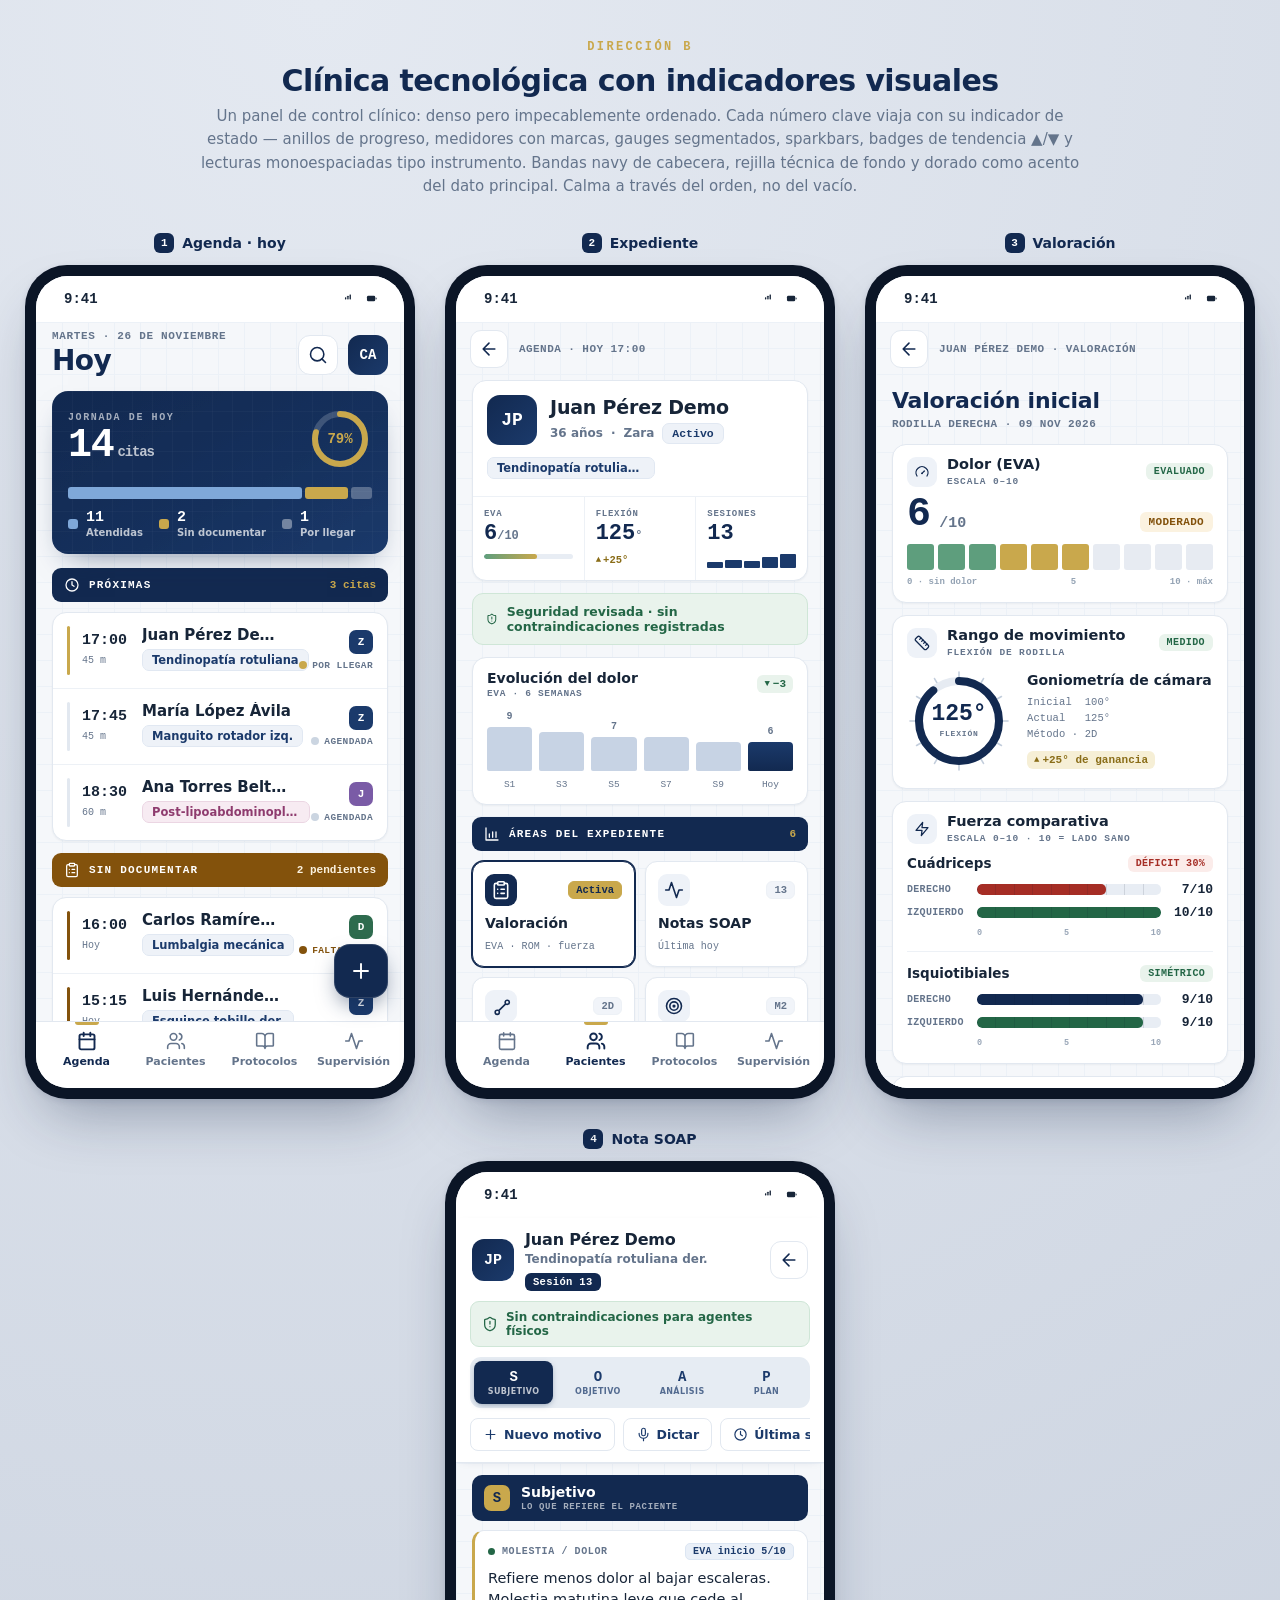
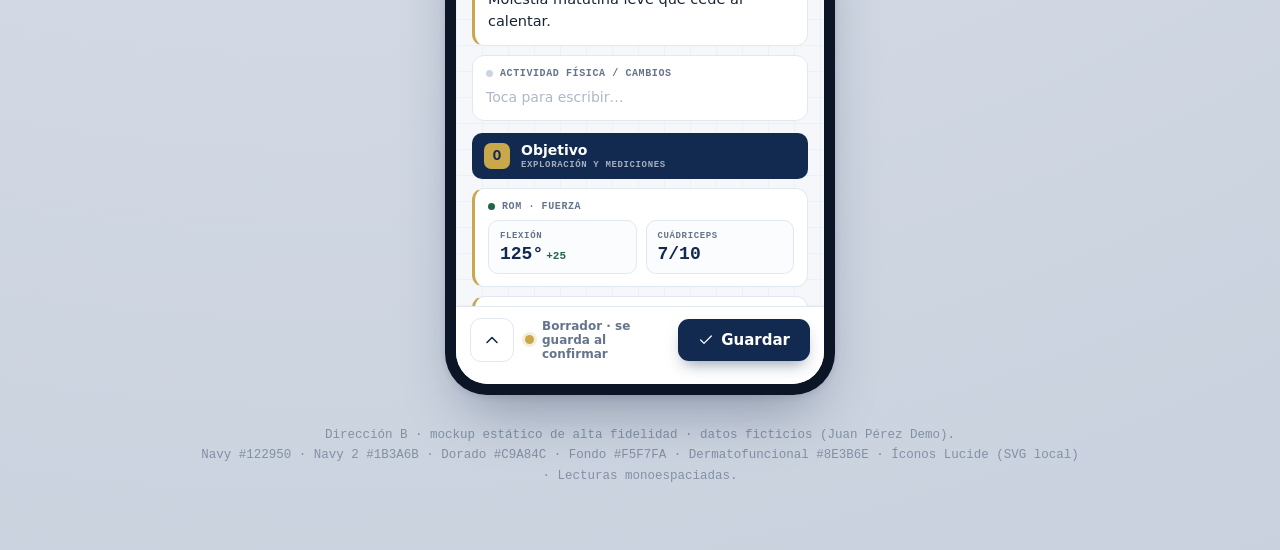
<file: redesign-v2/directions/B_tecnologica.html>
<!doctype html>
<html lang="es">
<head>
<meta charset="utf-8">
<meta name="viewport" content="width=device-width, initial-scale=1">
<title>Sinergia · Dirección B — Clínica tecnológica con indicadores visuales</title>
<style>
/* ============================================================
   DIRECCIÓN B — CLÍNICA TECNOLÓGICA CON INDICADORES VISUALES
   Inspiración: Linear + cabina clínica / panel de control.
   Densa pero impecablemente ordenada. Cada dato clave lleva su
   indicador de estado: anillos, medidores, gauges segmentados,
   sparkbars, badges de tendencia (▲/▼) y lecturas tipo instrumento.
   Mockup estático de alta fidelidad · 390 px · datos ficticios.
   ============================================================ */
:root{
  --navy:#122950; --navy2:#1B3A6B; --gold:#C9A84C;
  --bg:#F5F7FA; --surface:#FFFFFF; --ink:#172538; --ink2:#64748B;
  --border:#E2E8F0; --hair:#EDF1F6;
  --ok:#236646; --warn:#83520C; --risk:#A52D25; --derma:#8E3B6E;
  --ok-bg:#E9F3EC; --warn-bg:#FBF2E0; --risk-bg:#FBECEA;
  --steel:#7FA8D9;
  --r:14px; --r-sm:10px;
  --sh:0 1px 2px rgba(16,32,64,.05);
  --sh-raise:0 1px 2px rgba(16,32,64,.05),0 8px 22px -12px rgba(16,32,64,.25);
  --font:-apple-system,system-ui,"Segoe UI",Roboto,Helvetica,Arial,sans-serif;
  --mono:"SF Mono",ui-monospace,Menlo,"Roboto Mono","Liberation Mono",monospace;
}
*{box-sizing:border-box;-webkit-font-smoothing:antialiased;text-rendering:optimizeLegibility}
body{margin:0;background:#D7DDE7;background-image:radial-gradient(circle at 25% 0%,#e4e9f1,#c9d1de);
  font-family:var(--font);color:var(--ink);padding:40px 18px 64px}
.wrap{max-width:1760px;margin:0 auto}
.dir-head{max-width:880px;margin:0 auto 34px;text-align:center}
.dir-kick{font-family:var(--mono);font-size:12px;letter-spacing:.2em;text-transform:uppercase;color:var(--gold);font-weight:700}
.dir-head h1{font-size:30px;margin:9px 0 7px;color:var(--navy);letter-spacing:-.02em}
.dir-head p{color:var(--ink2);font-size:15px;line-height:1.56;margin:0}
.gallery{display:flex;gap:30px;justify-content:center;flex-wrap:wrap;align-items:flex-start}
.art{width:390px}
.art .cap{display:flex;align-items:center;gap:8px;justify-content:center;margin-bottom:12px;color:var(--navy);font-weight:600;font-size:14px}
.art .cap b{background:var(--navy);color:#fff;font-size:11px;font-weight:700;width:20px;height:20px;border-radius:6px;display:grid;place-items:center;font-family:var(--mono)}

/* ---- Teléfono ---- */
.phone{width:390px;background:#0b1526;border-radius:42px;padding:11px;
  box-shadow:0 2px 6px rgba(16,32,64,.10),0 30px 60px -20px rgba(16,32,64,.38);position:relative}
.screen{background:var(--bg);border-radius:32px;overflow:hidden;height:812px;display:flex;flex-direction:column;position:relative}
.statusbar{height:46px;display:flex;align-items:center;justify-content:space-between;padding:0 24px 0 28px;font-family:var(--mono);font-weight:600;font-size:14px;color:var(--ink);flex-shrink:0;background:var(--surface)}
.statusbar .r{display:flex;gap:6px;align-items:center}
.statusbar .notch{position:absolute;top:11px;left:50%;transform:translateX(-50%);width:120px;height:26px;background:#0c0c0e;border-radius:0 0 16px 16px;z-index:5}
.sb-ic{width:16px;height:11px}
.scroll{flex:1;overflow-y:auto;overflow-x:hidden;background:var(--bg);
  background-image:linear-gradient(#ECF1F7 1px,transparent 1px),linear-gradient(90deg,#ECF1F7 1px,transparent 1px);
  background-size:26px 26px}
.scroll::-webkit-scrollbar{width:0}

.ic{width:20px;height:20px;stroke:currentColor;stroke-width:1.9;fill:none;stroke-linecap:round;stroke-linejoin:round;display:block}
.ic.sm{width:16px;height:16px}
.ic.lg{width:24px;height:24px}
.mono{font-family:var(--mono)}

/* ---- App header ---- */
.appbar{display:flex;align-items:flex-end;justify-content:space-between;padding:8px 16px 14px}
.appbar .date{font-family:var(--mono);font-size:11px;color:var(--ink2);font-weight:700;letter-spacing:.06em;text-transform:uppercase;margin-bottom:5px}
.h-screen{font-size:28px;font-weight:700;letter-spacing:-.02em;color:var(--navy);line-height:1}
.avatar{width:40px;height:40px;border-radius:12px;background:linear-gradient(135deg,var(--navy),var(--navy2));color:#fff;display:grid;place-items:center;font-family:var(--mono);font-weight:700;font-size:14px}
.iconbtn{width:40px;height:40px;border-radius:12px;background:var(--surface);border:1px solid var(--border);display:grid;place-items:center;color:var(--navy)}

/* ---- Cockpit (resumen del día) ---- */
.cockpit{margin:2px 16px 14px;background:linear-gradient(150deg,var(--navy),#16315d 58%,var(--navy2));
  border-radius:16px;padding:16px;color:#fff;box-shadow:0 14px 30px -16px rgba(18,41,80,.6);position:relative;overflow:hidden}
.cockpit::after{content:"";position:absolute;inset:0;opacity:.6;pointer-events:none;
  background-image:linear-gradient(rgba(255,255,255,.045) 1px,transparent 1px),linear-gradient(90deg,rgba(255,255,255,.045) 1px,transparent 1px);background-size:20px 20px}
.ck-top{display:flex;align-items:center;justify-content:space-between;position:relative;z-index:1}
.ck-lbl{font-family:var(--mono);font-size:10px;letter-spacing:.16em;text-transform:uppercase;color:rgba(255,255,255,.62);font-weight:700}
.ck-big{font-family:var(--mono);font-size:40px;font-weight:700;letter-spacing:-.03em;margin-top:4px;line-height:.95}
.ck-big span{font-size:14px;color:rgba(255,255,255,.72);font-weight:600;margin-left:4px}
.ck-ring{width:64px;height:64px;position:relative;flex-shrink:0}
.ck-ring .lab{position:absolute;inset:0;display:grid;place-items:center;font-family:var(--mono);font-size:14px;font-weight:700;color:var(--gold)}
.ck-bar{display:flex;gap:3px;margin:16px 0 11px;position:relative;z-index:1}
.ck-bar .sg{height:12px;border-radius:3px}
.ck-bar .sg.at{background:var(--steel)}
.ck-bar .sg.sd{background:var(--gold)}
.ck-bar .sg.pl{background:rgba(255,255,255,.28)}
.ck-leg{display:flex;gap:16px;position:relative;z-index:1}
.ck-leg .it{display:flex;align-items:center;gap:8px}
.ck-leg .it .sq{width:10px;height:10px;border-radius:3px;flex-shrink:0}
.ck-leg .it .n{font-family:var(--mono);font-size:15px;font-weight:700;line-height:1}
.ck-leg .it .t{font-size:10px;color:rgba(255,255,255,.72);font-weight:600;line-height:1.1;margin-top:2px}

/* ---- Navy section strip ---- */
.strip{display:flex;align-items:center;gap:9px;margin:8px 16px 10px;padding:9px 12px;background:var(--navy);color:#fff;border-radius:9px}
.strip .t{font-family:var(--mono);font-size:11px;font-weight:700;letter-spacing:.11em;text-transform:uppercase}
.strip .n{margin-left:auto;font-family:var(--mono);font-size:11px;color:var(--gold);font-weight:700}

/* ---- Panel / list ---- */
.panel{background:var(--surface);border:1px solid var(--border);border-radius:14px;margin:0 16px 12px;box-shadow:var(--sh);overflow:hidden}

/* ---- Agenda appts ---- */
.appt{display:flex;gap:12px;padding:13px 14px;align-items:center;position:relative}
.appt+.appt{border-top:1px solid var(--hair)}
.appt .rail{width:3px;align-self:stretch;border-radius:3px;background:var(--border);flex-shrink:0}
.appt .rail.gold{background:var(--gold)}
.appt .rail.warn{background:var(--warn)}
.appt .time{width:48px;flex-shrink:0}
.appt .time b{font-family:var(--mono);font-size:15px;font-weight:700;color:var(--ink);display:block;line-height:1.05}
.appt .time span{font-family:var(--mono);font-size:10px;color:var(--ink2)}
.appt .body{flex:1;min-width:0}
.appt .nm{font-size:15px;font-weight:600;color:var(--ink);white-space:nowrap;overflow:hidden;text-overflow:ellipsis}
.appt .dx{margin-top:5px}
.appt .right{margin-left:auto;display:flex;flex-direction:column;align-items:flex-end;gap:6px;flex-shrink:0;padding-left:6px}
.appt .stt{display:flex;align-items:center;gap:5px;font-family:var(--mono);font-size:9.5px;color:var(--ink2);font-weight:700;white-space:nowrap;text-transform:uppercase;letter-spacing:.04em}
.chip{display:inline-block;font-size:11.5px;font-weight:600;padding:3px 9px;border-radius:7px;background:#EEF2F8;color:var(--navy2);white-space:nowrap;max-width:168px;overflow:hidden;text-overflow:ellipsis;border:1px solid #E1E8F2}
.chip.derma{background:#F7EBF2;color:var(--derma);border-color:#EBD6E3}
.ini{width:24px;height:24px;border-radius:7px;color:#fff;font-family:var(--mono);font-size:11px;font-weight:700;display:grid;place-items:center;flex-shrink:0}
.ini.z{background:var(--navy2)}.ini.d{background:#2E6B4E}.ini.j{background:#7A5BA6}
.dot{width:8px;height:8px;border-radius:50%;flex-shrink:0}
.dot.ok{background:var(--ok)}.dot.wait{background:var(--gold)}.dot.todo{background:#CBD5E1}.dot.warn{background:var(--warn)}

/* ---- Tabbar ---- */
.tabbar{flex-shrink:0;background:var(--surface);border-top:1px solid var(--border);display:flex;padding:9px 6px 20px}
.tab{position:relative;flex:1;display:flex;flex-direction:column;align-items:center;gap:4px;color:var(--ink2);font-size:11px;font-weight:600}
.tab.on{color:var(--navy)}
.tab.on .ic{stroke-width:2.3}
.tab.on::before{content:"";position:absolute;top:-9px;width:24px;height:3px;border-radius:0 0 3px 3px;background:var(--gold)}
.fab{position:absolute;right:16px;bottom:90px;width:54px;height:54px;border-radius:16px;background:var(--navy);color:#fff;display:grid;place-items:center;box-shadow:0 10px 22px -6px rgba(18,41,80,.6);z-index:4;border:1px solid rgba(255,255,255,.12)}

/* ---- Topnav ---- */
.topnav{display:flex;align-items:center;gap:11px;padding:8px 14px 12px}
.topnav .back{width:38px;height:38px;border-radius:11px;background:var(--surface);border:1px solid var(--border);display:grid;place-items:center;color:var(--navy)}
.topnav .t{font-family:var(--mono);font-size:11px;color:var(--ink2);font-weight:700;letter-spacing:.04em;text-transform:uppercase}

/* ---- Expediente header ---- */
.pthead{margin:0 16px 12px;background:var(--surface);border:1px solid var(--border);border-radius:14px;overflow:hidden;box-shadow:var(--sh)}
.pthead .top{padding:14px 14px 12px;display:flex;gap:13px;align-items:center}
.ptav{width:50px;height:50px;border-radius:13px;background:linear-gradient(135deg,var(--navy),var(--navy2));color:#fff;display:grid;place-items:center;font-family:var(--mono);font-size:18px;font-weight:700;flex-shrink:0}
.pthead h2{margin:0;font-size:19px;letter-spacing:-.01em;color:var(--ink)}
.pthead .line{display:flex;align-items:center;gap:8px;margin-top:5px;flex-wrap:wrap}
.pthead .line .m{font-size:12px;color:var(--ink2);font-weight:600}
.pthead .dxrow{padding:0 14px 13px}
.statestrip{display:flex;border-top:1px solid var(--hair)}
.statestrip .c{flex:1;padding:12px 11px}
.statestrip .c+.c{border-left:1px solid var(--hair)}
.statestrip .c .l{font-family:var(--mono);font-size:9px;letter-spacing:.08em;text-transform:uppercase;color:var(--ink2);font-weight:700}
.statestrip .c .v{font-family:var(--mono);font-size:22px;font-weight:700;color:var(--navy);margin-top:4px;line-height:1}
.statestrip .c .v small{font-size:12px;color:var(--ink2)}
.umeter{height:5px;border-radius:3px;background:#E8EDF4;overflow:hidden;margin-top:9px}
.umeter .f{height:100%;border-radius:3px}
.uspk{display:flex;gap:2px;align-items:flex-end;height:14px;margin-top:9px}
.uspk i{flex:1;background:var(--navy2);border-radius:1px;display:block}
.cdelta{display:inline-flex;align-items:center;gap:2px;font-family:var(--mono);font-size:10.5px;font-weight:700;margin-top:9px;color:var(--warn)}
.cmeta{font-family:var(--mono);font-size:10px;color:var(--ink2);font-weight:600;margin-top:9px;display:block}

.safe{margin:0 16px 12px;display:flex;align-items:center;gap:9px;padding:10px 13px;border-radius:11px;background:var(--ok-bg);color:var(--ok);font-size:12.5px;font-weight:600;border:1px solid #CFE6D7}
.safe .ic{stroke-width:2.1}

/* ---- Delta badge ---- */
.delta{display:inline-flex;align-items:center;gap:3px;font-family:var(--mono);font-size:11px;font-weight:700;padding:3px 7px;border-radius:6px}
.delta.good{background:var(--ok-bg);color:var(--ok)}
.delta.gold{background:#F6EFD6;color:#8A6D18}
.delta .ar{font-size:9px;line-height:1}

/* ---- Evolución sparkbars ---- */
.evo{margin:0 16px 12px;background:var(--surface);border:1px solid var(--border);border-radius:14px;box-shadow:var(--sh);overflow:hidden}
.evo .hd{display:flex;align-items:center;justify-content:space-between;padding:12px 14px 2px}
.evo .hd .t{font-size:14px;font-weight:700;color:var(--ink)}
.evo .hd .t small{display:block;font-family:var(--mono);font-size:9.5px;letter-spacing:.07em;text-transform:uppercase;color:var(--ink2);font-weight:600;margin-top:2px}
.evo .bd{padding:4px 14px 14px}
.spk{display:flex;align-items:flex-end;gap:7px;height:66px;padding-top:18px}
.spk .b{flex:1;background:#C7D3E4;border-radius:4px 4px 2px 2px;position:relative;min-height:10px}
.spk .b.on{background:linear-gradient(to top,var(--navy),var(--navy2))}
.spk .b span{position:absolute;top:-16px;left:50%;transform:translateX(-50%);font-family:var(--mono);font-size:10px;font-weight:700;color:var(--ink2)}
.spk-x{display:flex;gap:7px;margin-top:8px}
.spk-x span{flex:1;text-align:center;font-family:var(--mono);font-size:9.5px;color:var(--ink2)}

/* ---- Módulos ---- */
.modgrid{display:grid;grid-template-columns:1fr 1fr;gap:10px;margin:0 16px 14px}
.mod{background:var(--surface);border:1px solid var(--border);border-radius:12px;padding:12px;display:flex;flex-direction:column;gap:9px;box-shadow:var(--sh)}
.mod.on{border-color:var(--navy);box-shadow:0 0 0 1px var(--navy),var(--sh)}
.mod .top{display:flex;align-items:center;justify-content:space-between}
.mod .ico{width:32px;height:32px;border-radius:9px;background:#EEF2F8;color:var(--navy);display:grid;place-items:center}
.mod.on .ico{background:var(--navy);color:#fff}
.mod .ico.derma{background:#F7EBF2;color:var(--derma)}
.mod .cnt{font-family:var(--mono);font-size:10.5px;font-weight:700;color:var(--ink2);background:#F1F4F9;padding:2px 7px;border-radius:6px;border:1px solid var(--hair)}
.mod .cnt.on{background:var(--gold);color:var(--navy);border-color:var(--gold)}
.mod .nm{font-size:14px;font-weight:700;color:var(--ink)}
.mod .d{font-family:var(--mono);font-size:10px;color:var(--ink2);line-height:1.4;letter-spacing:.01em}

/* ---- Valoración ---- */
.vhead{padding:8px 16px 4px}
.vhead .h{font-size:22px;font-weight:700;color:var(--navy);letter-spacing:-.01em}
.vhead .s{font-family:var(--mono);font-size:11px;color:var(--ink2);font-weight:700;margin-top:5px;letter-spacing:.04em;text-transform:uppercase}
.card{background:var(--surface);border:1px solid var(--border);border-radius:14px;margin:0 16px 12px;box-shadow:var(--sh);overflow:hidden}
.card-hd{display:flex;align-items:center;gap:10px;padding:12px 14px 11px}
.card-hd .cic{width:30px;height:30px;border-radius:9px;background:#EEF2F8;color:var(--navy);display:grid;place-items:center;flex-shrink:0}
.card-hd .ct{min-width:0}
.card-hd .ct .tt{font-size:14.5px;font-weight:700;color:var(--ink);line-height:1.1}
.card-hd .ct .tg{font-family:var(--mono);font-size:9.5px;letter-spacing:.09em;text-transform:uppercase;color:var(--ink2);font-weight:700;margin-top:3px}
.card-hd .badge{margin-left:auto}
.badge{font-family:var(--mono);font-size:10px;font-weight:700;padding:3px 8px;border-radius:6px;letter-spacing:.04em;text-transform:uppercase}
.badge.done{background:var(--ok-bg);color:var(--ok)}
.badge.part{background:var(--warn-bg);color:var(--warn)}
.badge.navy{background:#EAF0F8;color:var(--navy2)}
.card-bd{padding:0 14px 15px}

/* EVA segmented gauge */
.eva-read{display:flex;align-items:flex-end;gap:9px;margin-bottom:12px}
.eva-read .num{font-family:var(--mono);font-size:40px;font-weight:700;color:var(--navy);line-height:.85;letter-spacing:-.02em}
.eva-read .den{font-family:var(--mono);font-size:15px;color:var(--ink2);font-weight:600}
.eva-read .tag{margin-left:auto;font-family:var(--mono);font-size:11px;font-weight:700;color:var(--warn);background:var(--warn-bg);padding:4px 9px;border-radius:6px;text-transform:uppercase;letter-spacing:.03em}
.segauge{display:flex;gap:4px;height:26px}
.segauge .s{flex:1;border-radius:3px;background:#E7EBF2}
.segauge .s.g{background:#5E9E7D}
.segauge .s.y{background:var(--gold)}
.segscale{display:flex;justify-content:space-between;margin-top:7px;font-family:var(--mono);font-size:9px;color:#94A3B4;font-weight:600}

/* ROM ring */
.rom{display:flex;align-items:center;gap:16px}
.ring{width:104px;height:104px;position:relative;flex-shrink:0}
.ring .lab{position:absolute;inset:0;display:flex;flex-direction:column;align-items:center;justify-content:center}
.ring .lab b{font-family:var(--mono);font-size:23px;font-weight:700;color:var(--navy);line-height:1}
.ring .lab span{font-family:var(--mono);font-size:8px;letter-spacing:.1em;text-transform:uppercase;color:var(--ink2);font-weight:700;margin-top:3px}
.rom .info .t{font-size:14px;font-weight:700;color:var(--ink)}
.rom .info .sub{font-family:var(--mono);font-size:10.5px;color:var(--ink2);margin-top:6px;line-height:1.55;letter-spacing:.01em}
.rom .info .delta{margin-top:9px}

/* Fuerza dual meters */
.fz+.fz{margin-top:13px;padding-top:13px;border-top:1px solid var(--hair)}
.fz-hd{display:flex;align-items:center;justify-content:space-between;margin-bottom:10px}
.fz-hd .n{font-size:13.5px;font-weight:700;color:var(--ink)}
.fz-hd .b{font-family:var(--mono);font-size:10px;font-weight:700;padding:3px 8px;border-radius:6px;text-transform:uppercase;letter-spacing:.03em}
.fz-hd .b.def{background:var(--risk-bg);color:var(--risk)}
.fz-hd .b.sym{background:var(--ok-bg);color:var(--ok)}
.fz-line{display:flex;align-items:center;gap:10px;margin-bottom:8px}
.fz-line:last-child{margin-bottom:0}
.fz-line .side{width:60px;font-family:var(--mono);font-size:10px;font-weight:700;color:var(--ink2);text-transform:uppercase;letter-spacing:.03em;flex-shrink:0}
.fz-line .val{width:42px;text-align:right;font-family:var(--mono);font-size:13px;font-weight:700;color:var(--ink);flex-shrink:0}
.meter{position:relative;flex:1;height:11px;border-radius:5px;background:#E8EDF4;overflow:hidden}
.meter .fill{position:relative;height:100%;border-radius:5px;z-index:1}
.meter .fill.navy{background:var(--navy)}
.meter .fill.ok{background:var(--ok)}
.meter .fill.risk{background:var(--risk)}
.meter::after{content:"";position:absolute;inset:0;z-index:2;pointer-events:none;
  background:repeating-linear-gradient(90deg,rgba(10,22,44,.12) 0,rgba(10,22,44,.12) 1px,transparent 1px,transparent 10%)}
.fzscale{display:flex;justify-content:space-between;font-family:var(--mono);font-size:8.5px;color:#9AA7B8;font-weight:600;margin-top:5px;margin-left:70px;margin-right:52px}

/* Pruebas / estados */
.states{display:flex;flex-direction:column;gap:9px}
.st-row{display:flex;align-items:center;gap:11px}
.st-tag{display:flex;align-items:center;justify-content:center;gap:5px;font-family:var(--mono);font-size:9px;font-weight:700;letter-spacing:.04em;padding:4px 7px;border-radius:6px;width:84px;flex-shrink:0}
.st-tag .pt{width:6px;height:6px;border-radius:50%;flex-shrink:0}
.st-tag.pos{background:#EAF0F8;color:var(--navy2)} .st-tag.pos .pt{background:var(--navy2)}
.st-tag.att{background:var(--warn-bg);color:var(--warn)} .st-tag.att .pt{background:var(--warn)}
.st-tag.neg{background:var(--ok-bg);color:var(--ok)} .st-tag.neg .pt{background:var(--ok)}
.st-tag.na{background:#EEF1F5;color:#94A3B4} .st-tag.na .pt{background:#CBD5E1}
.st-row .lab{font-size:13px;color:var(--ink);font-weight:500;line-height:1.3}
.st-row .lab.m{color:var(--ink2)}

/* ---- SOAP ---- */
.soap-head{background:var(--surface);border-bottom:1px solid var(--border);padding:6px 14px 10px;z-index:6;flex-shrink:0;box-shadow:0 2px 10px -6px rgba(16,32,64,.18)}
.soap-id{display:flex;align-items:center;gap:11px;padding:6px 2px 10px}
.soap-id .ptav{width:42px;height:42px;border-radius:12px;font-size:15px}
.soap-id h3{margin:0;font-size:16px;color:var(--ink);letter-spacing:-.01em}
.soap-id .ml{font-size:12px;color:var(--ink2);font-weight:600;margin-top:3px;display:flex;gap:7px;align-items:center;flex-wrap:wrap}
.ses-chip{font-family:var(--mono);background:var(--navy);color:#fff;font-size:10.5px;font-weight:700;padding:3px 8px;border-radius:6px;letter-spacing:.03em}
.soap-id .back{width:38px;height:38px;border-radius:11px;background:var(--surface);border:1px solid var(--border);display:grid;place-items:center;color:var(--navy);flex-shrink:0}
.soap-safe{display:flex;align-items:center;gap:8px;padding:8px 11px;border-radius:9px;background:var(--ok-bg);color:var(--ok);font-size:12px;font-weight:600;margin-bottom:10px;border:1px solid #CFE6D7}
.qnav{display:flex;gap:5px;background:#E6ECF3;border-radius:11px;padding:4px;margin-bottom:10px}
.qnav .q{flex:1;text-align:center;padding:8px 0;border-radius:8px;color:var(--navy2);font-weight:700;font-size:14px;font-family:var(--mono)}
.qnav .q.on{background:var(--navy);color:#fff;box-shadow:0 2px 6px -2px rgba(18,41,80,.5)}
.qnav .q small{display:block;font-size:8px;font-weight:600;letter-spacing:.05em;text-transform:uppercase;opacity:.72;margin-top:2px;font-family:var(--font)}
.qa{display:flex;gap:8px;overflow-x:auto;padding-bottom:1px}
.qa::-webkit-scrollbar{height:0}
.qa .a{flex-shrink:0;display:flex;align-items:center;gap:6px;background:var(--surface);border:1px solid var(--border);border-radius:8px;padding:8px 12px;font-size:12.5px;font-weight:600;color:var(--navy2)}
.qa .a .ic{width:15px;height:15px}

.sgrp{margin:0 16px 12px}
.sgrp .gl{display:flex;align-items:center;gap:11px;background:var(--navy);color:#fff;border-radius:10px;padding:9px 12px;margin-bottom:9px}
.sgrp .gl .k{width:26px;height:26px;border-radius:7px;background:var(--gold);color:var(--navy);font-family:var(--mono);font-size:14px;font-weight:700;display:grid;place-items:center;flex-shrink:0}
.sgrp .gl .t{font-size:14px;font-weight:700}
.sgrp .gl .t small{display:block;font-family:var(--mono);font-size:9px;letter-spacing:.07em;text-transform:uppercase;color:rgba(255,255,255,.62);font-weight:600;margin-top:2px}
.field{background:var(--surface);border:1px solid var(--border);border-radius:12px;padding:12px 13px;margin-bottom:9px}
.field.filled{border-left:3px solid var(--gold)}
.field .fl{display:flex;align-items:center;gap:7px;font-family:var(--mono);font-size:10px;letter-spacing:.06em;text-transform:uppercase;color:var(--ink2);font-weight:700;margin-bottom:8px}
.field .fl .fdot{width:7px;height:7px;border-radius:50%;flex-shrink:0}
.field .fl .fdot.ok{background:var(--ok)}
.field .fl .fdot.empty{background:#CBD5E1}
.field .fl .fchip{margin-left:auto;font-family:var(--mono);font-size:10px;font-weight:700;color:var(--navy2);background:#EAF0F8;border:1px solid #DCE6F3;padding:2px 7px;border-radius:5px;letter-spacing:.02em;text-transform:none}
.field .ft{font-size:14.5px;color:var(--ink);line-height:1.5}
.field .ph{font-size:14px;color:#AEB8C6}
.mini-metric{display:flex;gap:9px}
.mm{flex:1;border:1px solid var(--border);border-radius:10px;padding:10px 11px;background:#FBFCFE}
.mm .l{font-family:var(--mono);font-size:9px;letter-spacing:.07em;text-transform:uppercase;color:var(--ink2);font-weight:700}
.mm .v{font-family:var(--mono);font-size:18px;font-weight:700;color:var(--navy);margin-top:4px;line-height:1}
.mm .v .d{font-size:11px;color:var(--ok);font-weight:700;margin-left:3px}
.pillrow{display:flex;flex-wrap:wrap;gap:7px}
.pill{font-size:12px;font-weight:600;padding:7px 11px;border-radius:8px;background:#EEF2F8;color:var(--navy2);border:1px solid var(--border)}
.pill.on{background:var(--navy);color:#fff;border-color:var(--navy)}

/* Save bar */
.savebar{flex-shrink:0;background:var(--surface);border-top:1px solid var(--border);padding:11px 14px 22px;display:flex;align-items:center;gap:11px}
.savebar .st2{flex:1;display:flex;align-items:center;gap:8px;font-size:12px;color:var(--ink2);font-weight:600}
.savebar .st2 .d{width:9px;height:9px;border-radius:50%;background:var(--gold);box-shadow:0 0 0 3px rgba(201,168,76,.2);flex-shrink:0}
.btn-save{background:var(--navy);color:#fff;border-radius:11px;padding:12px 20px;font-size:15px;font-weight:700;display:flex;align-items:center;gap:7px;box-shadow:0 8px 16px -6px rgba(18,41,80,.5)}
.btn-top{width:44px;height:44px;border-radius:11px;border:1px solid var(--border);background:var(--surface);display:grid;place-items:center;color:var(--navy)}

.footer-note{max-width:880px;margin:30px auto 0;text-align:center;color:#8290a3;font-size:12.5px;line-height:1.65;font-family:var(--mono)}
</style>
</head>
<body>
<svg style="display:none">
  <symbol id="i-cal" viewBox="0 0 24 24"><rect x="3" y="4" width="18" height="18" rx="2"/><path d="M16 2v4M8 2v4M3 10h18"/></symbol>
  <symbol id="i-users" viewBox="0 0 24 24"><path d="M16 21v-2a4 4 0 0 0-4-4H6a4 4 0 0 0-4 4v2"/><circle cx="9" cy="7" r="4"/><path d="M22 21v-2a4 4 0 0 0-3-3.87M16 3.13a4 4 0 0 1 0 7.75"/></symbol>
  <symbol id="i-book" viewBox="0 0 24 24"><path d="M12 7v14M3 18a1 1 0 0 1-1-1V4a1 1 0 0 1 1-1h5a4 4 0 0 1 4 4 4 4 0 0 1 4-4h5a1 1 0 0 1 1 1v13a1 1 0 0 1-1 1h-6a3 3 0 0 0-3 3 3 3 0 0 0-3-3z"/></symbol>
  <symbol id="i-search" viewBox="0 0 24 24"><circle cx="11" cy="11" r="8"/><path d="m21 21-4.3-4.3"/></symbol>
  <symbol id="i-plus" viewBox="0 0 24 24"><path d="M5 12h14M12 5v14"/></symbol>
  <symbol id="i-cr" viewBox="0 0 24 24"><path d="m9 18 6-6-6-6"/></symbol>
  <symbol id="i-back" viewBox="0 0 24 24"><path d="m12 19-7-7 7-7M19 12H5"/></symbol>
  <symbol id="i-activity" viewBox="0 0 24 24"><path d="M22 12h-4l-3 9L9 3l-3 9H2"/></symbol>
  <symbol id="i-clip" viewBox="0 0 24 24"><rect x="8" y="2" width="8" height="4" rx="1"/><path d="M16 4h2a2 2 0 0 1 2 2v14a2 2 0 0 1-2 2H6a2 2 0 0 1-2-2V6a2 2 0 0 1 2-2h2"/><path d="M12 11h4M12 16h4M8 11h.01M8 16h.01"/></symbol>
  <symbol id="i-shield" viewBox="0 0 24 24"><path d="M20 13c0 5-3.5 7.5-7.66 8.95a1 1 0 0 1-.67-.01C7.5 20.5 4 18 4 13V6a1 1 0 0 1 1-1c2 0 4.5-1.2 6.24-2.72a1.17 1.17 0 0 1 1.52 0C14.51 3.81 17 5 19 5a1 1 0 0 1 1 1z"/><path d="M12 8v4M12 16h.01"/></symbol>
  <symbol id="i-ruler" viewBox="0 0 24 24"><path d="M21.3 15.3a2.4 2.4 0 0 1 0 3.4l-2.6 2.6a2.4 2.4 0 0 1-3.4 0L2.7 8.7a2.41 2.41 0 0 1 0-3.4l2.6-2.6a2.41 2.41 0 0 1 3.4 0Z"/><path d="m14.5 12.5 2-2M11.5 9.5l2-2M8.5 6.5l2-2M17.5 15.5l2-2"/></symbol>
  <symbol id="i-cam" viewBox="0 0 24 24"><path d="M14.5 4h-5L7 7H4a2 2 0 0 0-2 2v9a2 2 0 0 0 2 2h16a2 2 0 0 0 2-2V9a2 2 0 0 0-2-2h-3l-2.5-3z"/><circle cx="12" cy="13" r="3"/></symbol>
  <symbol id="i-mic" viewBox="0 0 24 24"><rect x="9" y="2" width="6" height="12" rx="3"/><path d="M19 10v1a7 7 0 0 1-14 0v-1M12 18v4"/></symbol>
  <symbol id="i-check" viewBox="0 0 24 24"><path d="M20 6 9 17l-5-5"/></symbol>
  <symbol id="i-cd" viewBox="0 0 24 24"><path d="m6 9 6 6 6-6"/></symbol>
  <symbol id="i-clock" viewBox="0 0 24 24"><circle cx="12" cy="12" r="9"/><path d="M12 7v5l3 2"/></symbol>
  <symbol id="i-file" viewBox="0 0 24 24"><path d="M15 2H6a2 2 0 0 0-2 2v16a2 2 0 0 0 2 2h12a2 2 0 0 0 2-2V7z"/><path d="M14 2v5h5M9 13h6M9 17h6"/></symbol>
  <symbol id="i-target" viewBox="0 0 24 24"><circle cx="12" cy="12" r="9"/><circle cx="12" cy="12" r="5"/><circle cx="12" cy="12" r="1"/></symbol>
  <symbol id="i-plus2" viewBox="0 0 24 24"><path d="M12 5v14M5 12h14"/></symbol>
  <symbol id="i-bolt" viewBox="0 0 24 24"><path d="M13 2 3 14h9l-1 8 10-12h-9z"/></symbol>
  <symbol id="i-bone" viewBox="0 0 24 24"><path d="M17 10c.7-.7 1.69 0 2.5 0a2.5 2.5 0 1 0 0-5 2.5 2.5 0 0 0-2.5 2.5c0 .81.7 1.8 0 2.5l-7 7c-.7.7-1.69 0-2.5 0a2.5 2.5 0 0 0 0 5 2.5 2.5 0 0 0 2.5-2.5c0-.81-.7-1.8 0-2.5z"/></symbol>
  <symbol id="i-up" viewBox="0 0 24 24"><path d="m18 15-6-6-6 6"/></symbol>
  <symbol id="i-gauge" viewBox="0 0 24 24"><path d="M12 14l3.5-3.5"/><path d="M4.5 18a9 9 0 1 1 15 0"/><circle cx="12" cy="14" r="1.4" fill="currentColor" stroke="none"/></symbol>
  <symbol id="i-bars" viewBox="0 0 24 24"><path d="M3 3v18h18"/><path d="M8 17v-5M13 17V9M18 17v-8"/></symbol>
  <symbol id="i-trend" viewBox="0 0 24 24"><path d="M22 17 13.5 8.5l-5 5L2 7"/><path d="M16 17h6v-6"/></symbol>
  <symbol id="i-sig" viewBox="0 0 24 24" fill="currentColor" stroke="none"><rect x="1" y="9" width="3" height="5" rx="1"/><rect x="6" y="6" width="3" height="8" rx="1"/><rect x="11" y="3" width="3" height="11" rx="1"/></symbol>
  <symbol id="i-bat" viewBox="0 0 24 24"><rect x="1" y="6" width="18" height="12" rx="3" fill="currentColor" stroke="none"/><rect x="20" y="10" width="2" height="4" rx="1" fill="currentColor" stroke="none"/></symbol>
</svg>

<div class="wrap">
  <div class="dir-head">
    <div class="dir-kick">Dirección B</div>
    <h1>Clínica tecnológica con indicadores visuales</h1>
    <p>Un panel de control clínico: denso pero impecablemente ordenado. Cada número clave viaja con su indicador de estado — anillos de progreso, medidores con marcas, gauges segmentados, sparkbars, badges de tendencia&nbsp;▲/▼ y lecturas monoespaciadas tipo instrumento. Bandas navy de cabecera, rejilla técnica de fondo y dorado como acento del dato principal. Calma a través del orden, no del vacío.</p>
  </div>

  <div class="gallery">

    <!-- ============== AGENDA ============== -->
    <div class="art" id="art-agenda">
      <div class="cap"><b>1</b> Agenda · hoy</div>
      <div class="phone"><div class="screen">
        <div class="notch"></div>
        <div class="statusbar"><span>9:41</span><div class="r"><svg class="sb-ic"><use href="#i-sig"/></svg><svg class="sb-ic"><use href="#i-bat"/></svg></div></div>
        <div class="scroll">
          <div class="appbar">
            <div><div class="date">Martes · 26 de noviembre</div><div class="h-screen">Hoy</div></div>
            <div style="display:flex;gap:10px;align-items:center">
              <div class="iconbtn"><svg class="ic"><use href="#i-search"/></svg></div>
              <div class="avatar">CA</div>
            </div>
          </div>

          <div class="cockpit">
            <div class="ck-top">
              <div>
                <div class="ck-lbl">Jornada de hoy</div>
                <div class="ck-big">14<span>citas</span></div>
              </div>
              <div class="ck-ring">
                <svg width="64" height="64" viewBox="0 0 64 64" style="transform:rotate(-90deg)">
                  <circle cx="32" cy="32" r="25" fill="none" stroke="rgba(255,255,255,.18)" stroke-width="6"/>
                  <circle cx="32" cy="32" r="25" fill="none" stroke="#C9A84C" stroke-width="6" stroke-linecap="round" stroke-dasharray="157" stroke-dashoffset="33"/>
                </svg>
                <div class="lab">79%</div>
              </div>
            </div>
            <div class="ck-bar">
              <div class="sg at" style="flex-grow:11"></div>
              <div class="sg sd" style="flex-grow:2"></div>
              <div class="sg pl" style="flex-grow:1"></div>
            </div>
            <div class="ck-leg">
              <div class="it"><span class="sq" style="background:var(--steel)"></span><div><div class="n">11</div><div class="t">Atendidas</div></div></div>
              <div class="it"><span class="sq" style="background:var(--gold)"></span><div><div class="n">2</div><div class="t">Sin documentar</div></div></div>
              <div class="it"><span class="sq" style="background:rgba(255,255,255,.4)"></span><div><div class="n">1</div><div class="t">Por llegar</div></div></div>
            </div>
          </div>

          <div class="strip"><svg class="ic sm"><use href="#i-clock"/></svg><span class="t">Próximas</span><span class="n">3 citas</span></div>
          <div class="panel">
            <div class="appt">
              <div class="rail gold"></div>
              <div class="time"><b>17:00</b><span>45 m</span></div>
              <div class="body">
                <div class="nm">Juan Pérez Demo</div>
                <div class="dx"><span class="chip">Tendinopatía rotuliana</span></div>
              </div>
              <div class="right"><span class="ini z">Z</span><span class="stt"><span class="dot wait"></span>Por llegar</span></div>
            </div>
            <div class="appt">
              <div class="rail"></div>
              <div class="time"><b>17:45</b><span>45 m</span></div>
              <div class="body">
                <div class="nm">María López Ávila</div>
                <div class="dx"><span class="chip">Manguito rotador izq.</span></div>
              </div>
              <div class="right"><span class="ini z">Z</span><span class="stt"><span class="dot todo"></span>Agendada</span></div>
            </div>
            <div class="appt">
              <div class="rail"></div>
              <div class="time"><b>18:30</b><span>60 m</span></div>
              <div class="body">
                <div class="nm">Ana Torres Beltrán</div>
                <div class="dx"><span class="chip derma">Post-lipoabdominoplastia</span></div>
              </div>
              <div class="right"><span class="ini j">J</span><span class="stt"><span class="dot todo"></span>Agendada</span></div>
            </div>
          </div>

          <div class="strip" style="background:var(--warn);"><svg class="ic sm"><use href="#i-clip"/></svg><span class="t">Sin documentar</span><span class="n" style="color:#FBF2E0">2 pendientes</span></div>
          <div class="panel">
            <div class="appt">
              <div class="rail warn"></div>
              <div class="time"><b>16:00</b><span>Hoy</span></div>
              <div class="body">
                <div class="nm">Carlos Ramírez Ortega</div>
                <div class="dx"><span class="chip">Lumbalgia mecánica</span></div>
              </div>
              <div class="right"><span class="ini d">D</span><span class="stt" style="color:var(--warn)"><span class="dot warn"></span>Falta nota</span></div>
            </div>
            <div class="appt">
              <div class="rail warn"></div>
              <div class="time"><b>15:15</b><span>Hoy</span></div>
              <div class="body">
                <div class="nm">Luis Hernández Gil</div>
                <div class="dx"><span class="chip">Esguince tobillo der.</span></div>
              </div>
              <div class="right"><span class="ini z">Z</span><span class="stt" style="color:var(--warn)"><span class="dot warn"></span>Falta nota</span></div>
            </div>
          </div>
          <div style="height:88px"></div>
        </div>
        <div class="fab"><svg class="ic lg"><use href="#i-plus"/></svg></div>
        <div class="tabbar">
          <div class="tab on"><svg class="ic"><use href="#i-cal"/></svg>Agenda</div>
          <div class="tab"><svg class="ic"><use href="#i-users"/></svg>Pacientes</div>
          <div class="tab"><svg class="ic"><use href="#i-book"/></svg>Protocolos</div>
          <div class="tab"><svg class="ic"><use href="#i-activity"/></svg>Supervisión</div>
        </div>
      </div></div>
    </div>

    <!-- ============== EXPEDIENTE ============== -->
    <div class="art" id="art-exp">
      <div class="cap"><b>2</b> Expediente</div>
      <div class="phone"><div class="screen">
        <div class="notch"></div>
        <div class="statusbar"><span>9:41</span><div class="r"><svg class="sb-ic"><use href="#i-sig"/></svg><svg class="sb-ic"><use href="#i-bat"/></svg></div></div>
        <div class="scroll">
          <div class="topnav"><div class="back"><svg class="ic"><use href="#i-back"/></svg></div><div class="t">Agenda · Hoy 17:00</div></div>

          <div class="pthead">
            <div class="top">
              <div class="ptav">JP</div>
              <div style="flex:1;min-width:0">
                <h2>Juan Pérez Demo</h2>
                <div class="line"><span class="m">36 años</span><span class="m">·</span><span class="m">Zara</span><span class="chip navy" style="font-family:var(--mono)">Activo</span></div>
              </div>
            </div>
            <div class="dxrow"><span class="chip">Tendinopatía rotuliana derecha · fase reactiva</span></div>
            <div class="statestrip">
              <div class="c">
                <div class="l">EVA</div>
                <div class="v">6<small>/10</small></div>
                <div class="umeter"><div class="f" style="width:60%;background:linear-gradient(90deg,#5E9E7D,var(--gold))"></div></div>
              </div>
              <div class="c">
                <div class="l">Flexión</div>
                <div class="v">125<small>°</small></div>
                <div class="cdelta" style="color:#8A6D18"><span style="font-size:9px">▲</span>+25°</div>
              </div>
              <div class="c">
                <div class="l">Sesiones</div>
                <div class="v">13</div>
                <div class="uspk"><i style="height:40%"></i><i style="height:55%"></i><i style="height:50%"></i><i style="height:75%"></i><i style="height:100%"></i></div>
              </div>
            </div>
          </div>

          <div class="safe"><svg class="ic sm"><use href="#i-shield"/></svg>Seguridad revisada · sin contraindicaciones registradas</div>

          <div class="evo">
            <div class="hd">
              <div class="t">Evolución del dolor<small>EVA · 6 semanas</small></div>
              <div class="delta good"><span class="ar">▼</span>−3</div>
            </div>
            <div class="bd">
              <div class="spk">
                <div class="b" style="height:90%"><span>9</span></div>
                <div class="b" style="height:80%"></div>
                <div class="b" style="height:70%"><span>7</span></div>
                <div class="b" style="height:70%"></div>
                <div class="b" style="height:60%"></div>
                <div class="b on" style="height:60%"><span>6</span></div>
              </div>
              <div class="spk-x"><span>S1</span><span>S3</span><span>S5</span><span>S7</span><span>S9</span><span>Hoy</span></div>
            </div>
          </div>

          <div class="strip"><svg class="ic sm"><use href="#i-bars"/></svg><span class="t">Áreas del expediente</span><span class="n">6</span></div>
          <div class="modgrid">
            <div class="mod on">
              <div class="top"><div class="ico"><svg class="ic"><use href="#i-clip"/></svg></div><span class="cnt on">Activa</span></div>
              <div class="nm">Valoración</div><div class="d">EVA · ROM · fuerza</div>
            </div>
            <div class="mod">
              <div class="top"><div class="ico"><svg class="ic"><use href="#i-activity"/></svg></div><span class="cnt">13</span></div>
              <div class="nm">Notas SOAP</div><div class="d">Última hoy</div>
            </div>
            <div class="mod">
              <div class="top"><div class="ico"><svg class="ic"><use href="#i-bone"/></svg></div><span class="cnt">2D</span></div>
              <div class="nm">Biomecánica</div><div class="d">Goniometría · marcha</div>
            </div>
            <div class="mod">
              <div class="top"><div class="ico"><svg class="ic"><use href="#i-target"/></svg></div><span class="cnt">M2</span></div>
              <div class="nm">Protocolo</div><div class="d">Rotuliano HSR</div>
            </div>
            <div class="mod">
              <div class="top"><div class="ico"><svg class="ic"><use href="#i-bolt"/></svg></div><span class="cnt">4</span></div>
              <div class="nm">Ejercicios</div><div class="d">En casa · HSR</div>
            </div>
            <div class="mod">
              <div class="top"><div class="ico"><svg class="ic"><use href="#i-file"/></svg></div><span class="cnt">2</span></div>
              <div class="nm">Estudios</div><div class="d">RM rodilla</div>
            </div>
          </div>
          <div style="height:20px"></div>
        </div>
        <div class="tabbar">
          <div class="tab"><svg class="ic"><use href="#i-cal"/></svg>Agenda</div>
          <div class="tab on"><svg class="ic"><use href="#i-users"/></svg>Pacientes</div>
          <div class="tab"><svg class="ic"><use href="#i-book"/></svg>Protocolos</div>
          <div class="tab"><svg class="ic"><use href="#i-activity"/></svg>Supervisión</div>
        </div>
      </div></div>
    </div>

    <!-- ============== VALORACIÓN ============== -->
    <div class="art" id="art-val">
      <div class="cap"><b>3</b> Valoración</div>
      <div class="phone"><div class="screen">
        <div class="notch"></div>
        <div class="statusbar"><span>9:41</span><div class="r"><svg class="sb-ic"><use href="#i-sig"/></svg><svg class="sb-ic"><use href="#i-bat"/></svg></div></div>
        <div class="scroll">
          <div class="topnav"><div class="back"><svg class="ic"><use href="#i-back"/></svg></div><div class="t">Juan Pérez Demo · Valoración</div></div>
          <div class="vhead"><div class="h">Valoración inicial</div><div class="s">Rodilla derecha · 09 nov 2026</div></div>
          <div style="height:10px"></div>

          <!-- EVA -->
          <div class="card">
            <div class="card-hd"><div class="cic"><svg class="ic sm"><use href="#i-gauge"/></svg></div><div class="ct"><div class="tt">Dolor (EVA)</div><div class="tg">Escala 0–10</div></div><span class="badge done">Evaluado</span></div>
            <div class="card-bd">
              <div class="eva-read"><div class="num">6</div><div class="den">/10</div><div class="tag">Moderado</div></div>
              <div class="segauge">
                <div class="s g"></div><div class="s g"></div><div class="s g"></div>
                <div class="s y"></div><div class="s y"></div><div class="s y"></div>
                <div class="s"></div><div class="s"></div><div class="s"></div><div class="s"></div>
              </div>
              <div class="segscale"><span>0 · sin dolor</span><span>5</span><span>10 · máx</span></div>
            </div>
          </div>

          <!-- ROM -->
          <div class="card">
            <div class="card-hd"><div class="cic"><svg class="ic sm"><use href="#i-ruler"/></svg></div><div class="ct"><div class="tt">Rango de movimiento</div><div class="tg">Flexión de rodilla</div></div><span class="badge done">Medido</span></div>
            <div class="card-bd">
              <div class="rom">
                <div class="ring">
                  <svg width="104" height="104" viewBox="0 0 104 104">
                    <g stroke="#C3CEDC" stroke-width="1.6" stroke-linecap="round">
                      <line x1="52" y1="3" x2="52" y2="8"/>
                      <line x1="52" y1="3" x2="52" y2="8" transform="rotate(30 52 52)"/>
                      <line x1="52" y1="3" x2="52" y2="8" transform="rotate(60 52 52)"/>
                      <line x1="52" y1="3" x2="52" y2="8" transform="rotate(90 52 52)"/>
                      <line x1="52" y1="3" x2="52" y2="8" transform="rotate(120 52 52)"/>
                      <line x1="52" y1="3" x2="52" y2="8" transform="rotate(150 52 52)"/>
                      <line x1="52" y1="3" x2="52" y2="8" transform="rotate(180 52 52)"/>
                      <line x1="52" y1="3" x2="52" y2="8" transform="rotate(210 52 52)"/>
                      <line x1="52" y1="3" x2="52" y2="8" transform="rotate(240 52 52)"/>
                      <line x1="52" y1="3" x2="52" y2="8" transform="rotate(270 52 52)"/>
                      <line x1="52" y1="3" x2="52" y2="8" transform="rotate(300 52 52)"/>
                      <line x1="52" y1="3" x2="52" y2="8" transform="rotate(330 52 52)"/>
                    </g>
                    <g transform="rotate(-90 52 52)">
                      <circle cx="52" cy="52" r="40" fill="none" stroke="#E6EBF2" stroke-width="8"/>
                      <circle cx="52" cy="52" r="40" fill="none" stroke="#122950" stroke-width="8" stroke-linecap="round" stroke-dasharray="251" stroke-dashoffset="28"/>
                    </g>
                  </svg>
                  <div class="lab"><b>125°</b><span>Flexión</span></div>
                </div>
                <div class="info">
                  <div class="t">Goniometría de cámara</div>
                  <div class="sub">Inicial&nbsp;&nbsp;100°<br>Actual&nbsp;&nbsp;&nbsp;125°<br>Método · 2D</div>
                  <div class="delta gold"><span class="ar">▲</span>+25° de ganancia</div>
                </div>
              </div>
            </div>
          </div>

          <!-- FUERZA -->
          <div class="card">
            <div class="card-hd"><div class="cic"><svg class="ic sm"><use href="#i-bolt"/></svg></div><div class="ct"><div class="tt">Fuerza comparativa</div><div class="tg">Escala 0–10 · 10 = lado sano</div></div></div>
            <div class="card-bd">
              <div class="fz">
                <div class="fz-hd"><span class="n">Cuádriceps</span><span class="b def">Déficit 30%</span></div>
                <div class="fz-line"><span class="side">Derecho</span><div class="meter"><div class="fill risk" style="width:70%"></div></div><span class="val">7/10</span></div>
                <div class="fz-line"><span class="side">Izquierdo</span><div class="meter"><div class="fill ok" style="width:100%"></div></div><span class="val">10/10</span></div>
                <div class="fzscale"><span>0</span><span>5</span><span>10</span></div>
              </div>
              <div class="fz">
                <div class="fz-hd"><span class="n">Isquiotibiales</span><span class="b sym">Simétrico</span></div>
                <div class="fz-line"><span class="side">Derecho</span><div class="meter"><div class="fill navy" style="width:90%"></div></div><span class="val">9/10</span></div>
                <div class="fz-line"><span class="side">Izquierdo</span><div class="meter"><div class="fill ok" style="width:90%"></div></div><span class="val">9/10</span></div>
                <div class="fzscale"><span>0</span><span>5</span><span>10</span></div>
              </div>
            </div>
          </div>

          <!-- Pruebas / estados -->
          <div class="card">
            <div class="card-hd"><div class="cic"><svg class="ic sm"><use href="#i-clip"/></svg></div><div class="ct"><div class="tt">Pruebas y hallazgos</div><div class="tg">4 evaluadas</div></div></div>
            <div class="card-bd">
              <div class="states">
                <div class="st-row"><span class="st-tag pos"><span class="pt"></span>Positivo</span><span class="lab">Dolor a la palpación polo inferior</span></div>
                <div class="st-row"><span class="st-tag att"><span class="pt"></span>Atención</span><span class="lab">Single-leg decline · dolor 6/10</span></div>
                <div class="st-row"><span class="st-tag neg"><span class="pt"></span>Negativo</span><span class="lab">Lachman</span></div>
                <div class="st-row"><span class="st-tag na"><span class="pt"></span>Sin eval.</span><span class="lab m">Cajón anterior · no evaluado</span></div>
              </div>
            </div>
          </div>
          <div style="height:20px"></div>
        </div>
      </div></div>
    </div>

    <!-- ============== SOAP ============== -->
    <div class="art" id="art-soap">
      <div class="cap"><b>4</b> Nota SOAP</div>
      <div class="phone"><div class="screen">
        <div class="notch"></div>
        <div class="statusbar"><span>9:41</span><div class="r"><svg class="sb-ic"><use href="#i-sig"/></svg><svg class="sb-ic"><use href="#i-bat"/></svg></div></div>

        <div class="soap-head">
          <div class="soap-id">
            <div class="ptav">JP</div>
            <div style="flex:1;min-width:0">
              <h3>Juan Pérez Demo</h3>
              <div class="ml">Tendinopatía rotuliana der. <span class="ses-chip">Sesión 13</span></div>
            </div>
            <div class="back"><svg class="ic"><use href="#i-back"/></svg></div>
          </div>
          <div class="soap-safe"><svg class="ic sm"><use href="#i-shield"/></svg>Sin contraindicaciones para agentes físicos</div>
          <div class="qnav">
            <div class="q on">S<small>Subjetivo</small></div>
            <div class="q">O<small>Objetivo</small></div>
            <div class="q">A<small>Análisis</small></div>
            <div class="q">P<small>Plan</small></div>
          </div>
          <div class="qa">
            <div class="a"><svg class="ic"><use href="#i-plus2"/></svg>Nuevo motivo</div>
            <div class="a"><svg class="ic"><use href="#i-mic"/></svg>Dictar</div>
            <div class="a"><svg class="ic"><use href="#i-clock"/></svg>Última sesión</div>
            <div class="a"><svg class="ic"><use href="#i-target"/></svg>Objetivos</div>
          </div>
        </div>

        <div class="scroll" style="padding-top:12px">
          <!-- S -->
          <div class="sgrp">
            <div class="gl"><div class="k">S</div><div class="t">Subjetivo<small>Lo que refiere el paciente</small></div></div>
            <div class="field filled">
              <div class="fl"><span class="fdot ok"></span>Molestia / dolor<span class="fchip">EVA inicio 5/10</span></div>
              <div class="ft">Refiere menos dolor al bajar escaleras. Molestia matutina leve que cede al calentar.</div>
            </div>
            <div class="field">
              <div class="fl"><span class="fdot empty"></span>Actividad física / cambios</div>
              <div class="ft ph">Toca para escribir…</div>
            </div>
          </div>

          <!-- O -->
          <div class="sgrp">
            <div class="gl"><div class="k">O</div><div class="t">Objetivo<small>Exploración y mediciones</small></div></div>
            <div class="field filled">
              <div class="fl"><span class="fdot ok"></span>ROM · fuerza</div>
              <div class="mini-metric">
                <div class="mm"><div class="l">Flexión</div><div class="v">125°<span class="d">+25</span></div></div>
                <div class="mm"><div class="l">Cuádriceps</div><div class="v">7/10</div></div>
              </div>
            </div>
            <div class="field filled">
              <div class="fl"><span class="fdot ok"></span>Agentes físicos aplicados</div>
              <div class="pillrow">
                <span class="pill on">Tecar resistiva</span>
                <span class="pill on">Láser 808 nm</span>
                <span class="pill">Ultrasonido</span>
                <span class="pill">Ondas de choque</span>
                <span class="pill">+ más</span>
              </div>
            </div>
          </div>

          <!-- A -->
          <div class="sgrp">
            <div class="gl"><div class="k">A</div><div class="t">Análisis<small>Razonamiento clínico</small></div></div>
            <div class="field filled">
              <div class="fl"><span class="fdot ok"></span>Evolución</div>
              <div class="ft">Buena respuesta a carga progresiva (HSR). Tolera isométricos a 70% CVM sin dolor residual &gt;24 h.</div>
            </div>
          </div>

          <!-- P -->
          <div class="sgrp">
            <div class="gl"><div class="k">P</div><div class="t">Plan<small>Indicaciones y objetivos</small></div></div>
            <div class="field">
              <div class="fl"><span class="fdot empty"></span>Indicaciones</div>
              <div class="ft ph">Toca para escribir…</div>
            </div>
          </div>
          <div style="height:12px"></div>
        </div>

        <div class="savebar">
          <div class="btn-top"><svg class="ic"><use href="#i-up"/></svg></div>
          <div class="st2"><span class="d"></span>Borrador · se guarda al confirmar</div>
          <div class="btn-save"><svg class="ic sm"><use href="#i-check"/></svg>Guardar</div>
        </div>
      </div></div>
    </div>

  </div>

  <div class="footer-note">
    Dirección B · mockup estático de alta fidelidad · datos ficticios (Juan Pérez Demo).<br>
    Navy #122950 · Navy 2 #1B3A6B · Dorado #C9A84C · Fondo #F5F7FA · Dermatofuncional #8E3B6E · Íconos Lucide (SVG local) · Lecturas monoespaciadas.
  </div>
</div>
</body>
</html>
</file>
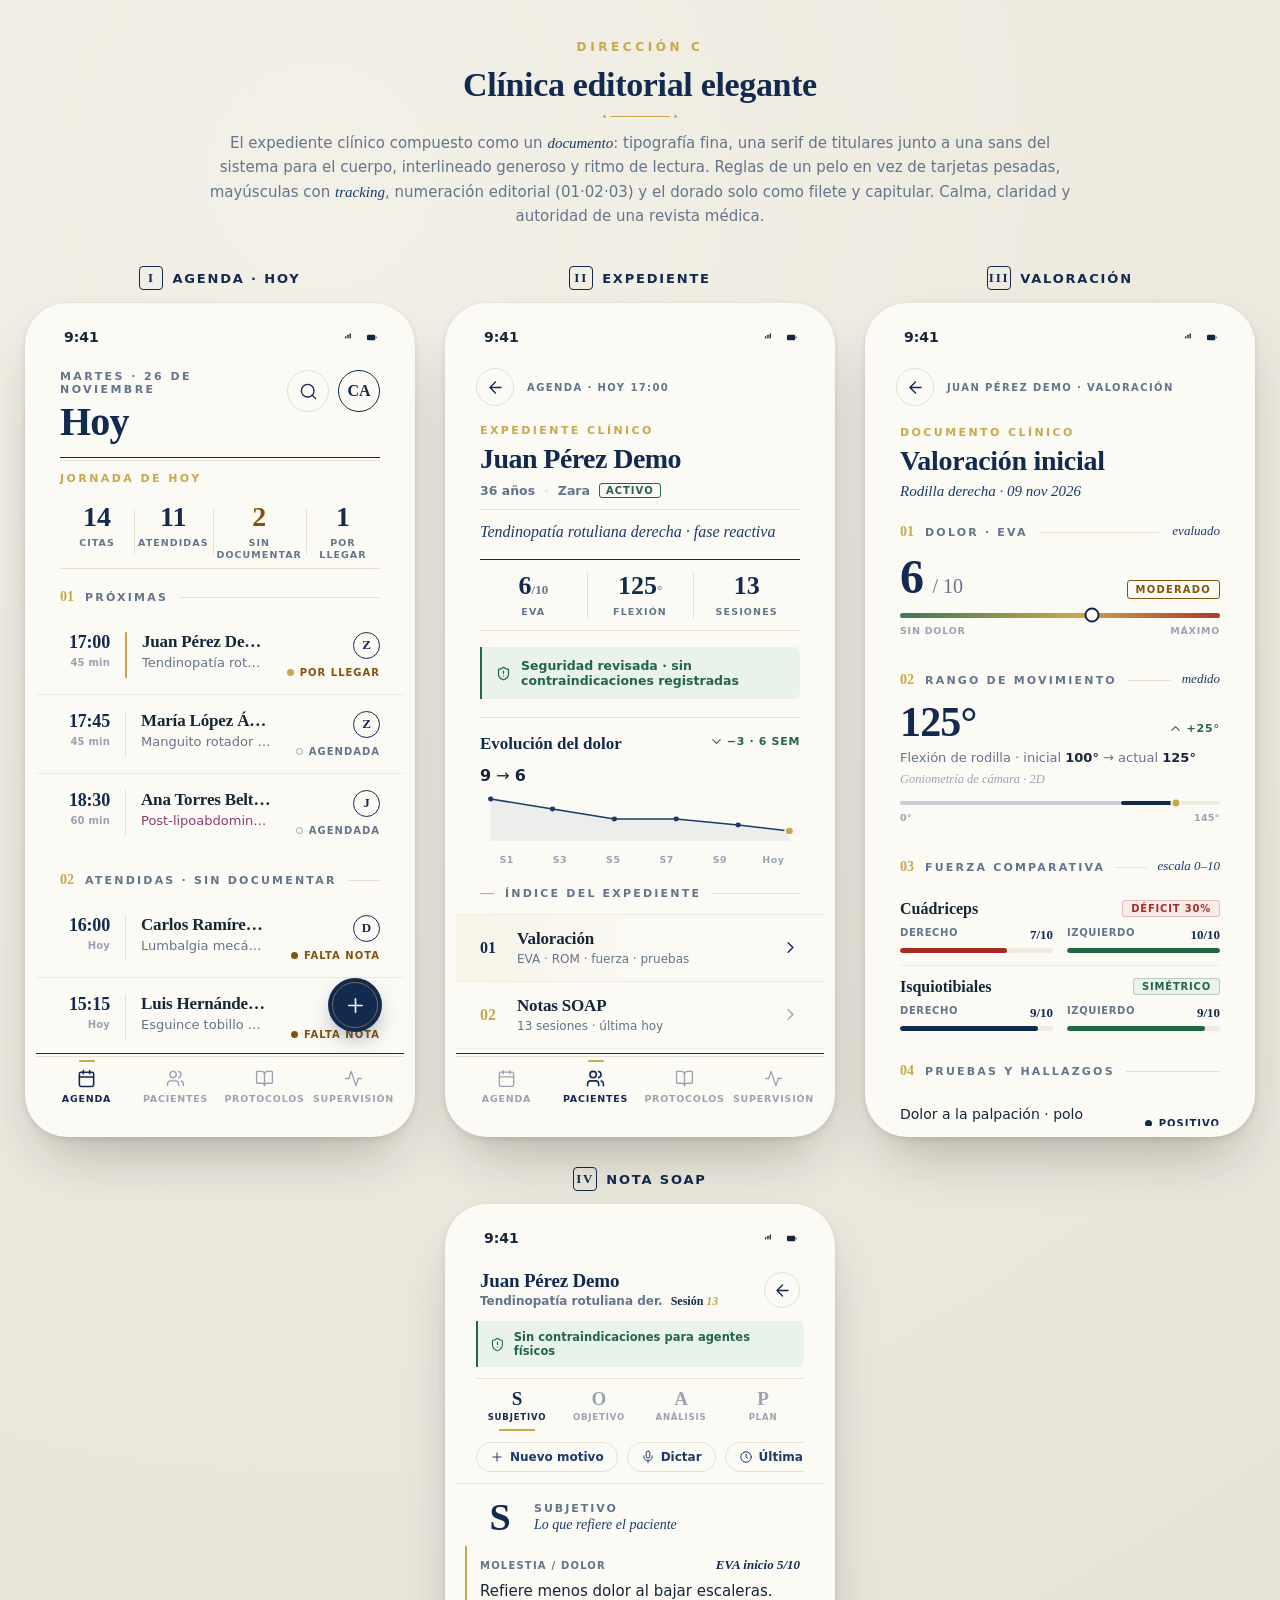
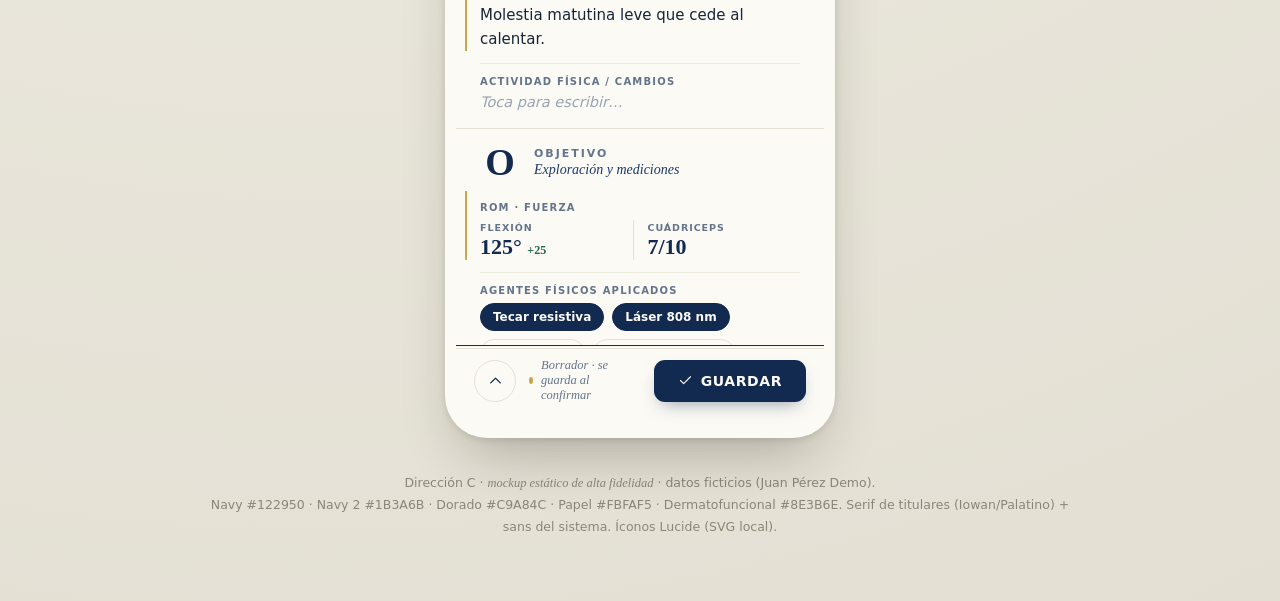
<file: redesign-v2/directions/C_editorial.html>
<!doctype html>
<html lang="es">
<head>
<meta charset="utf-8">
<meta name="viewport" content="width=device-width, initial-scale=1">
<title>Sinergia · Dirección C — Clínica editorial elegante</title>
<style>
/* ============================================================
   DIRECCIÓN C — CLÍNICA EDITORIAL ELEGANTE
   El expediente clínico como un documento bellamente compuesto:
   serif display para títulos, sans del sistema para el cuerpo,
   reglas finas en vez de tarjetas, numeración editorial, mayúsculas
   con tracking, dorado como filete y capitular. Notion + revista médica.
   Mockup estático de alta fidelidad · 390 px · datos ficticios.
   ============================================================ */
:root{
  --navy:#122950; --navy2:#1B3A6B; --gold:#C9A84C;
  --bg:#F5F7FA; --paper:#FBFAF5; --paper2:#F6F4EC;
  --ink:#172538; --ink2:#64748B; --ink3:#9AA3B2;
  --border:#E2E8F0; --rule:#E4E0D2; --rule2:#EEEBDF;
  --ok:#236646; --warn:#83520C; --risk:#A52D25; --derma:#8E3B6E;
  --ok-bg:#E9F3EC; --warn-bg:#FBF2E0; --risk-bg:#FBECEA;
  --serif:"Iowan Old Style","Palatino Linotype",Palatino,Georgia,"Times New Roman",serif;
  --sans:-apple-system,system-ui,"Segoe UI",Roboto,Helvetica,Arial,sans-serif;
}
*{box-sizing:border-box;-webkit-font-smoothing:antialiased;text-rendering:optimizeLegibility}
body{margin:0;background:#E9E6DC;font-family:var(--sans);color:var(--ink);
  background-image:radial-gradient(circle at 25% 8%,#f3f0e7,#e3dfd3);padding:40px 18px 64px}
.wrap{max-width:1760px;margin:0 auto}

/* ---- Cabecera de dirección ---- */
.dir-head{max-width:880px;margin:0 auto 38px;text-align:center}
.dir-kick{font-size:12px;letter-spacing:.3em;text-transform:uppercase;color:var(--gold);font-weight:700}
.dir-head h1{font-family:var(--serif);font-weight:600;font-size:34px;margin:12px 0 4px;color:var(--navy);letter-spacing:-.01em}
.dir-head .rule{width:60px;height:1px;background:var(--gold);margin:12px auto 14px;position:relative}
.dir-head .rule::before,.dir-head .rule::after{content:"";position:absolute;top:0;width:3px;height:3px;background:var(--gold);border-radius:50%;transform:translateY(-1px)}
.dir-head .rule::before{left:-7px}.dir-head .rule::after{right:-7px}
.dir-head p{color:var(--ink2);font-size:15px;line-height:1.62;margin:0;font-family:var(--sans)}
.dir-head p em{font-family:var(--serif);font-style:italic;color:var(--navy2)}

.gallery{display:flex;gap:30px;justify-content:center;flex-wrap:wrap;align-items:flex-start}
.art{width:390px}
.art .cap{display:flex;align-items:center;gap:9px;justify-content:center;margin-bottom:13px;color:var(--navy);font-size:13px;letter-spacing:.14em;text-transform:uppercase;font-weight:700}
.art .cap b{font-family:var(--serif);background:transparent;color:var(--navy);font-size:13px;font-weight:600;width:24px;height:24px;border:1px solid var(--navy);border-radius:4px;display:grid;place-items:center}

/* ---- Teléfono ---- */
.phone{width:390px;background:var(--paper);border-radius:42px;padding:11px;
  box-shadow:0 2px 6px rgba(28,22,8,.10),0 30px 60px -20px rgba(28,22,8,.30);position:relative}
.screen{background:var(--paper);border-radius:32px;overflow:hidden;height:812px;display:flex;flex-direction:column;position:relative}
.statusbar{height:46px;display:flex;align-items:center;justify-content:space-between;padding:0 24px 0 28px;font-weight:600;font-size:14px;color:var(--ink);flex-shrink:0}
.statusbar .r{display:flex;gap:6px;align-items:center}
.statusbar .notch{position:absolute;top:11px;left:50%;transform:translateX(-50%);width:120px;height:26px;background:#0c0c0e;border-radius:0 0 16px 16px;z-index:5}
.sb-ic{width:16px;height:11px}
.scroll{flex:1;overflow-y:auto;overflow-x:hidden}
.scroll::-webkit-scrollbar{width:0}

.ic{width:19px;height:19px;stroke:currentColor;stroke-width:1.7;fill:none;stroke-linecap:round;stroke-linejoin:round;display:block}
.ic.sm{width:15px;height:15px}
.ic.lg{width:23px;height:23px}

/* ---- Vocabulario tipográfico editorial ---- */
.pad{padding:0 24px}
.kick{font-family:var(--sans);font-size:11px;letter-spacing:.22em;text-transform:uppercase;color:var(--ink2);font-weight:700}
.kick.gold{color:var(--gold)}
.disp{font-family:var(--serif);font-weight:600;letter-spacing:-.01em;color:var(--navy);line-height:1.02}
.serif-num{font-family:var(--serif);font-weight:600;letter-spacing:-.01em;color:var(--navy)}
.lede{font-family:var(--serif);font-style:italic;color:var(--navy2);line-height:1.4}

/* Encabezado de sección con filete */
.sechd{display:flex;align-items:baseline;gap:11px;padding:20px 24px 11px}
.sechd .no{font-family:var(--serif);font-size:14px;color:var(--gold);font-weight:600;flex-shrink:0}
.sechd .nm{font-size:11px;letter-spacing:.2em;text-transform:uppercase;font-weight:700;color:var(--ink2);flex-shrink:0}
.sechd .ln{flex:1;height:1px;background:var(--rule);transform:translateY(-3px)}
.sechd .act{font-family:var(--serif);font-size:13px;color:var(--navy2);font-style:italic;flex-shrink:0;transform:translateY(-1px)}

/* ---- Masthead de agenda ---- */
.mast{padding:10px 24px 0}
.mast .top{display:flex;align-items:flex-start;justify-content:space-between}
.mast h1{font-family:var(--serif);font-weight:600;font-size:40px;color:var(--navy);margin:7px 0 0;letter-spacing:-.02em;line-height:.95}
.avatar{width:42px;height:42px;border-radius:50%;border:1px solid var(--navy);color:var(--navy);display:grid;place-items:center;font-family:var(--serif);font-weight:600;font-size:16px;background:var(--paper);flex-shrink:0}
.iconbtn{width:42px;height:42px;border-radius:50%;border:1px solid var(--rule);display:grid;place-items:center;color:var(--navy);background:var(--paper)}
.masthair{height:1px;background:var(--navy);margin:16px 24px 0;position:relative}
.masthair::after{content:"";position:absolute;left:0;top:3px;width:100%;height:1px;background:var(--rule)}

/* Línea de estadísticas tipo pie de masthead */
.statline{display:flex;margin:0 24px;padding:14px 0 6px}
.statline .st{flex:1;text-align:center;position:relative;padding:2px 4px}
.statline .st+.st::before{content:"";position:absolute;left:0;top:8px;bottom:8px;width:1px;background:var(--rule)}
.statline .st .n{font-family:var(--serif);font-size:28px;font-weight:600;color:var(--navy);line-height:1}
.statline .st .n.warn{color:var(--warn)}
.statline .st .n.gold{color:var(--gold)}
.statline .st .l{font-size:9.5px;letter-spacing:.11em;text-transform:uppercase;color:var(--ink2);font-weight:700;margin-top:6px;line-height:1.2}
.statline-rule{height:1px;background:var(--rule);margin:0 24px}

/* ---- Lista de citas editorial ---- */
.appt{display:flex;gap:15px;padding:16px 24px;align-items:flex-start;position:relative}
.appt+.appt{border-top:1px solid var(--rule2)}
.appt .time{width:50px;flex-shrink:0;text-align:right;padding-top:1px}
.appt .time b{font-family:var(--serif);font-size:18px;font-weight:600;color:var(--navy);display:block;line-height:1;letter-spacing:-.01em}
.appt .time span{font-size:10px;color:var(--ink3);font-weight:600;letter-spacing:.02em}
.appt .mk{width:0;border-left:1px solid var(--rule);align-self:stretch;flex-shrink:0}
.appt .mk.on{border-left:2px solid var(--gold)}
.appt .body{flex:1;min-width:0}
.appt .nm{font-family:var(--serif);font-size:17px;font-weight:600;color:var(--ink);letter-spacing:-.01em;line-height:1.15;white-space:nowrap;overflow:hidden;text-overflow:ellipsis}
.appt .dx{font-size:13px;color:var(--ink2);margin-top:3px;white-space:nowrap;overflow:hidden;text-overflow:ellipsis}
.appt .dx.derma{color:var(--derma)}
.appt .right{margin-left:auto;display:flex;flex-direction:column;align-items:flex-end;gap:8px;flex-shrink:0;padding-left:8px}
.ini{width:27px;height:27px;border-radius:50%;border:1px solid var(--navy);color:var(--navy);font-family:var(--serif);font-size:13px;font-weight:600;display:grid;place-items:center;flex-shrink:0;background:var(--paper)}
.appt .st2{display:flex;align-items:center;gap:6px;font-size:10px;letter-spacing:.1em;text-transform:uppercase;color:var(--ink2);font-weight:700;white-space:nowrap}
.appt .st2.warn{color:var(--warn)}
.dot{width:7px;height:7px;border-radius:50%;flex-shrink:0;box-sizing:border-box}
.dot.ok{background:var(--ok)}.dot.wait{background:var(--gold)}.dot.todo{border:1px solid var(--ink3);background:transparent}.dot.warn{background:var(--warn)}

/* ---- FAB ---- */
.fab{position:absolute;right:22px;bottom:94px;width:54px;height:54px;border-radius:50%;background:var(--navy);color:var(--paper);display:grid;place-items:center;box-shadow:0 10px 24px -8px rgba(18,41,80,.55);z-index:4}
.fab::after{content:"";position:absolute;inset:4px;border:1px solid rgba(201,168,76,.5);border-radius:50%}

/* ---- Tabbar editorial ---- */
.tabbar{flex-shrink:0;background:var(--paper);border-top:1px solid var(--navy);display:flex;padding:11px 6px 22px;position:relative}
.tabbar::before{content:"";position:absolute;left:0;right:0;top:2px;height:1px;background:var(--rule)}
.tab{flex:1;display:flex;flex-direction:column;align-items:center;gap:5px;color:var(--ink3);font-size:9.5px;letter-spacing:.08em;text-transform:uppercase;font-weight:700;position:relative;padding-top:4px}
.tab.on{color:var(--navy)}
.tab.on .ic{stroke-width:2}
.tab.on::after{content:"";position:absolute;top:-5px;width:16px;height:2px;background:var(--gold);border-radius:2px}

/* ---- Expediente: encabezado ---- */
.topnav{display:flex;align-items:center;gap:13px;padding:8px 20px 14px}
.topnav .back{width:38px;height:38px;border-radius:50%;border:1px solid var(--rule);display:grid;place-items:center;color:var(--navy);background:var(--paper)}
.topnav .t{font-size:10px;letter-spacing:.14em;text-transform:uppercase;color:var(--ink2);font-weight:700}
.pt-head{padding:4px 24px 0}
.pt-head .kick{color:var(--gold)}
.pt-head h2{font-family:var(--serif);font-weight:600;font-size:28px;color:var(--navy);margin:8px 0 0;letter-spacing:-.02em;line-height:1.02}
.pt-head .meta{display:flex;align-items:center;gap:9px;margin-top:9px;font-size:12.5px;color:var(--ink2);font-weight:600}
.pt-head .meta .sep{color:var(--rule)}
.pt-head .active{font-size:10px;letter-spacing:.1em;text-transform:uppercase;color:var(--ok);font-weight:700;border:1px solid var(--ok);border-radius:3px;padding:1px 6px}
.pt-head .lede{font-size:16px;margin-top:11px;padding-top:11px;border-top:1px solid var(--rule)}

/* línea de cifras clave */
.keyfig{display:flex;margin:16px 24px 0;border-top:1px solid var(--navy);border-bottom:1px solid var(--rule)}
.keyfig .f{flex:1;text-align:center;padding:13px 4px;position:relative}
.keyfig .f+.f::before{content:"";position:absolute;left:0;top:12px;bottom:12px;width:1px;background:var(--rule)}
.keyfig .f .n{font-family:var(--serif);font-size:26px;font-weight:600;color:var(--navy);line-height:1}
.keyfig .f .n u{font-size:13px;text-decoration:none;color:var(--ink2)}
.keyfig .f .l{font-size:9.5px;letter-spacing:.12em;text-transform:uppercase;color:var(--ink2);font-weight:700;margin-top:7px}

/* banda de seguridad */
.safe{margin:16px 24px 0;display:flex;align-items:center;gap:10px;padding:11px 14px;border-left:2px solid var(--ok);background:var(--ok-bg);color:var(--ok);font-size:12.5px;font-weight:600;border-radius:0 6px 6px 0}
.safe .ic{stroke-width:2;flex-shrink:0}

/* evolución mini (line chart editorial) */
.evo{margin:18px 24px 0;padding:16px 0 0;border-top:1px solid var(--rule)}
.evo .hd{display:flex;align-items:baseline;justify-content:space-between;margin-bottom:12px}
.evo .hd .t{font-family:var(--serif);font-size:17px;color:var(--navy);font-weight:600}
.evo .hd .big{font-family:var(--serif);font-size:16px;color:var(--ink2)}
.evo .hd .big b{color:var(--navy);font-size:20px}
.evo .hd .delta{font-size:11px;letter-spacing:.06em;text-transform:uppercase;font-weight:700;color:var(--ok);display:flex;align-items:center;gap:3px}
.evo .xax{display:flex;margin-top:7px}
.evo .xax span{flex:1;text-align:center;font-size:9.5px;color:var(--ink3);font-weight:600;letter-spacing:.05em}

/* índice del expediente (tabla de contenido) */
.toc{margin:2px 0 0}
.tocrow{display:flex;align-items:center;gap:15px;padding:15px 24px;border-top:1px solid var(--rule2)}
.tocrow.on{background:linear-gradient(90deg,rgba(201,168,76,.08),transparent 60%)}
.tocrow .no{font-family:var(--serif);font-size:16px;color:var(--gold);font-weight:600;width:22px;flex-shrink:0;line-height:1}
.tocrow.on .no{color:var(--navy)}
.tocrow .mid{flex:1;min-width:0}
.tocrow .mid .t{font-family:var(--serif);font-size:17px;color:var(--ink);font-weight:600;letter-spacing:-.01em;line-height:1.1}
.tocrow .mid .d{font-size:12px;color:var(--ink2);margin-top:3px}
.tocrow .ch{color:var(--ink3);flex-shrink:0}
.tocrow.on .ch{color:var(--navy)}

/* ---- Valoración ---- */
.vhead{padding:6px 24px 2px}
.vbody{padding:0 24px}
.vmeas{padding:4px 0 16px}
/* EVA */
.eva{display:flex;align-items:baseline;gap:10px;margin:2px 0 14px}
.eva .n{font-family:var(--serif);font-size:48px;font-weight:600;color:var(--navy);letter-spacing:-.03em;line-height:.85}
.eva .d{font-family:var(--serif);font-size:20px;color:var(--ink2)}
.eva .tag{margin-left:auto;font-size:10px;letter-spacing:.12em;text-transform:uppercase;font-weight:700;color:var(--warn);border:1px solid var(--warn);border-radius:3px;padding:3px 8px}
.scalebar{height:5px;border-radius:999px;background:linear-gradient(90deg,#3B7A54,#C9A84C 55%,#B0392E);position:relative}
.scalebar .pin{position:absolute;top:50%;transform:translate(-50%,-50%);width:15px;height:15px;border-radius:50%;background:var(--paper);border:2px solid var(--navy)}
.scalemk{display:flex;justify-content:space-between;margin-top:7px;font-size:9.5px;letter-spacing:.08em;text-transform:uppercase;color:var(--ink3);font-weight:700}

/* ROM */
.romtop{display:flex;align-items:baseline;justify-content:space-between;margin:2px 0 4px}
.romtop .n{font-family:var(--serif);font-size:42px;font-weight:600;color:var(--navy);letter-spacing:-.02em;line-height:.85}
.romtop .gain{font-size:11px;letter-spacing:.08em;text-transform:uppercase;font-weight:700;color:var(--ok);display:flex;align-items:center;gap:3px}
.rommeta{font-size:13px;color:var(--ink2);margin:8px 0 12px;line-height:1.5}
.rommeta b{color:var(--ink);font-weight:600}
.rommeta .src{display:block;font-family:var(--serif);font-style:italic;color:var(--ink3);margin-top:2px;font-size:12.5px}
.romtrack{height:4px;border-radius:999px;background:var(--rule2);position:relative;overflow:visible}
.romtrack .pre{position:absolute;left:0;top:0;bottom:0;background:#C7CEDA;border-radius:999px}
.romtrack .fill{position:absolute;top:0;bottom:0;background:var(--navy);border-radius:999px}
.romtrack .mk{position:absolute;top:50%;transform:translate(-50%,-50%);width:11px;height:11px;border-radius:50%;background:var(--gold);border:2px solid var(--paper)}
.romends{display:flex;justify-content:space-between;margin-top:7px;font-size:9.5px;color:var(--ink3);font-weight:600;letter-spacing:.04em}

/* Fuerza comparativa (tabla editorial) */
.fz{margin-top:2px}
.fz .row{padding:12px 0}
.fz .row+.row{border-top:1px solid var(--rule2)}
.fz .top{display:flex;align-items:center;justify-content:space-between;margin-bottom:9px}
.fz .top .nm{font-family:var(--serif);font-size:16px;color:var(--ink);font-weight:600}
.fz .tag{font-size:10px;letter-spacing:.08em;text-transform:uppercase;font-weight:700;padding:2px 8px;border-radius:3px}
.fz .tag.risk{color:var(--risk);background:var(--risk-bg);border:1px solid rgba(165,45,37,.25)}
.fz .tag.ok{color:var(--ok);background:var(--ok-bg);border:1px solid rgba(35,102,70,.25)}
.fz .bars{display:flex;gap:14px}
.fz .side{flex:1}
.fz .side .lab{display:flex;justify-content:space-between;font-size:10px;letter-spacing:.06em;text-transform:uppercase;color:var(--ink2);font-weight:700;margin-bottom:5px}
.fz .side .lab b{font-family:var(--serif);font-size:13px;color:var(--navy);letter-spacing:0}
.fz .trk{height:5px;border-radius:999px;background:var(--rule2);overflow:hidden}
.fz .trk i{display:block;height:100%;border-radius:999px}
.fz .trk i.v{background:var(--navy)}
.fz .trk i.r{background:var(--ok)}
.fz .trk i.lo{background:var(--risk)}

/* Pruebas y hallazgos (lista de definición) */
.dl{margin-top:2px}
.dl .it{display:flex;align-items:center;gap:12px;padding:13px 0}
.dl .it+.it{border-top:1px solid var(--rule2)}
.dl .it .nm{flex:1;font-size:14px;color:var(--ink);line-height:1.35}
.dl .it.na .nm{color:var(--ink3);font-style:italic}
.dl .it .stt{display:flex;align-items:center;gap:7px;font-size:10px;letter-spacing:.1em;text-transform:uppercase;font-weight:700;white-space:nowrap;flex-shrink:0}
.dl .it .stt .d{width:7px;height:7px;border-radius:50%}
.dl .it.pos .stt{color:var(--navy)} .dl .it.pos .stt .d{background:var(--navy)}
.dl .it.att .stt{color:var(--warn)} .dl .it.att .stt .d{background:var(--warn)}
.dl .it.neg .stt{color:var(--ink2)} .dl .it.neg .stt .d{border:1px solid var(--ink3)}
.dl .it.na .stt{color:var(--ink3)} .dl .it.na .stt .d{background:var(--rule)}

/* ---- SOAP ---- */
.soap-head{background:var(--paper);padding:6px 20px 0;position:sticky;top:0;z-index:6;border-bottom:1px solid var(--rule)}
.soap-id{display:flex;align-items:center;gap:12px;padding:4px 4px 12px}
.soap-id .mid{flex:1;min-width:0}
.soap-id h3{font-family:var(--serif);font-weight:600;margin:0;font-size:19px;color:var(--navy);letter-spacing:-.01em;line-height:1.05}
.soap-id .ml{font-size:12px;color:var(--ink2);font-weight:600;margin-top:3px;display:flex;gap:8px;align-items:baseline}
.soap-id .ses{font-family:var(--serif);font-size:12px;color:var(--navy);font-weight:600}
.soap-id .ses em{font-style:italic;color:var(--gold)}
.soap-id .back{width:36px;height:36px;border-radius:50%;border:1px solid var(--rule);display:grid;place-items:center;color:var(--navy);flex-shrink:0;background:var(--paper)}
.soap-safe{display:flex;align-items:center;gap:9px;padding:9px 12px;margin-bottom:11px;border-left:2px solid var(--ok);background:var(--ok-bg);color:var(--ok);font-size:11.5px;font-weight:600;border-radius:0 5px 5px 0}
/* quicknav subrayado editorial */
.qnav{display:flex;border-top:1px solid var(--rule)}
.qnav .q{flex:1;text-align:center;padding:10px 0 9px;color:var(--ink3);position:relative}
.qnav .q .k{font-family:var(--serif);font-size:19px;font-weight:600;line-height:1}
.qnav .q small{display:block;font-size:8.5px;letter-spacing:.1em;text-transform:uppercase;font-weight:700;margin-top:3px}
.qnav .q.on{color:var(--navy)}
.qnav .q.on::after{content:"";position:absolute;left:28%;right:28%;bottom:0;height:2px;background:var(--gold)}
.qa{display:flex;gap:9px;padding:11px 0;overflow-x:auto}
.qa .a{flex-shrink:0;display:flex;align-items:center;gap:6px;border:1px solid var(--rule);border-radius:999px;padding:7px 13px;font-size:12px;font-weight:600;color:var(--navy2);background:var(--paper)}
.qa .a .ic{width:14px;height:14px}

/* cuerpo de nota: aperturas con inicial serif */
.soapsec{padding:18px 24px}
.soapsec+.soapsec{border-top:1px solid var(--rule)}
.soaphd{display:flex;align-items:center;gap:14px;margin-bottom:13px}
.soaphd .init{width:40px;flex-shrink:0;text-align:center}
.soaphd .init .L{font-family:var(--serif);font-size:38px;font-weight:600;color:var(--navy);line-height:.8;display:block}
.soaphd .init .ul{height:2px;width:26px;background:var(--gold);margin:4px auto 0}
.soaphd .ttl .t{font-size:11px;letter-spacing:.18em;text-transform:uppercase;font-weight:700;color:var(--ink2)}
.soaphd .ttl .s{font-family:var(--serif);font-style:italic;font-size:14px;color:var(--navy2);margin-top:2px}

.field{padding:11px 0 0}
.field+.field{margin-top:12px;border-top:1px solid var(--rule2);padding-top:12px}
.field .fl{font-size:10px;letter-spacing:.12em;text-transform:uppercase;color:var(--ink2);font-weight:700;margin-bottom:7px;display:flex;align-items:baseline;justify-content:space-between;gap:8px}
.field .fl .ev{font-family:var(--serif);font-size:13px;letter-spacing:0;text-transform:none;color:var(--navy);font-weight:600;font-style:italic}
.field .ft{font-size:15px;color:var(--ink);line-height:1.58}
.field .ph{font-size:14.5px;color:var(--ink3);font-style:italic}
.field.filled{padding-left:13px;border-left:2px solid var(--gold);margin-left:-15px;padding-right:0;position:relative}
.field.filled+.field{} /* keep */
.mini{display:flex;gap:0;margin-top:3px}
.mini .m{flex:1;padding:2px 14px 2px 0}
.mini .m+.m{border-left:1px solid var(--rule);padding-left:14px}
.mini .m .l{font-size:9.5px;letter-spacing:.1em;text-transform:uppercase;color:var(--ink2);font-weight:700}
.mini .m .v{font-family:var(--serif);font-size:22px;font-weight:600;color:var(--navy);margin-top:3px;line-height:1}
.mini .m .v small{font-size:12px;color:var(--ok);font-weight:600}
.pillrow{display:flex;flex-wrap:wrap;gap:8px;margin-top:4px}
.pill{font-size:12px;font-weight:600;padding:6px 12px;border-radius:999px;border:1px solid var(--rule);color:var(--ink2);background:var(--paper)}
.pill.on{background:var(--navy);color:var(--paper);border-color:var(--navy)}

/* save bar */
.savebar{flex-shrink:0;background:var(--paper);border-top:1px solid var(--navy);padding:12px 18px 24px;display:flex;align-items:center;gap:13px;position:relative}
.savebar::before{content:"";position:absolute;left:0;right:0;top:2px;height:1px;background:var(--rule)}
.savebar .btn-top{width:42px;height:42px;border-radius:50%;border:1px solid var(--rule);display:grid;place-items:center;color:var(--navy);background:var(--paper)}
.savebar .state2{flex:1;display:flex;align-items:center;gap:8px;font-size:11.5px;color:var(--ink2);font-weight:600}
.savebar .state2 .d{width:7px;height:7px;border-radius:50%;background:var(--gold)}
.savebar .state2 em{font-family:var(--serif);font-style:italic;color:var(--ink2);font-size:12.5px;font-weight:400}
.btn-save{background:var(--navy);color:var(--paper);border-radius:11px;padding:13px 24px;font-size:14px;font-weight:600;letter-spacing:.04em;text-transform:uppercase;display:flex;align-items:center;gap:8px;box-shadow:0 8px 18px -8px rgba(18,41,80,.5)}

.footer-note{max-width:880px;margin:34px auto 0;text-align:center;color:#8c8678;font-size:12.5px;line-height:1.7;font-family:var(--sans)}
.footer-note em{font-family:var(--serif);font-style:italic}
</style>
</head>
<body>
<svg style="display:none">
  <symbol id="i-cal" viewBox="0 0 24 24"><rect x="3" y="4" width="18" height="18" rx="2"/><path d="M16 2v4M8 2v4M3 10h18"/></symbol>
  <symbol id="i-users" viewBox="0 0 24 24"><path d="M16 21v-2a4 4 0 0 0-4-4H6a4 4 0 0 0-4 4v2"/><circle cx="9" cy="7" r="4"/><path d="M22 21v-2a4 4 0 0 0-3-3.87M16 3.13a4 4 0 0 1 0 7.75"/></symbol>
  <symbol id="i-book" viewBox="0 0 24 24"><path d="M12 7v14M3 18a1 1 0 0 1-1-1V4a1 1 0 0 1 1-1h5a4 4 0 0 1 4 4 4 4 0 0 1 4-4h5a1 1 0 0 1 1 1v13a1 1 0 0 1-1 1h-6a3 3 0 0 0-3 3 3 3 0 0 0-3-3z"/></symbol>
  <symbol id="i-search" viewBox="0 0 24 24"><circle cx="11" cy="11" r="8"/><path d="m21 21-4.3-4.3"/></symbol>
  <symbol id="i-plus" viewBox="0 0 24 24"><path d="M5 12h14M12 5v14"/></symbol>
  <symbol id="i-cr" viewBox="0 0 24 24"><path d="m9 18 6-6-6-6"/></symbol>
  <symbol id="i-back" viewBox="0 0 24 24"><path d="m12 19-7-7 7-7M19 12H5"/></symbol>
  <symbol id="i-activity" viewBox="0 0 24 24"><path d="M22 12h-4l-3 9L9 3l-3 9H2"/></symbol>
  <symbol id="i-clip" viewBox="0 0 24 24"><rect x="8" y="2" width="8" height="4" rx="1"/><path d="M16 4h2a2 2 0 0 1 2 2v14a2 2 0 0 1-2 2H6a2 2 0 0 1-2-2V6a2 2 0 0 1 2-2h2"/><path d="M12 11h4M12 16h4M8 11h.01M8 16h.01"/></symbol>
  <symbol id="i-shield" viewBox="0 0 24 24"><path d="M20 13c0 5-3.5 7.5-7.66 8.95a1 1 0 0 1-.67-.01C7.5 20.5 4 18 4 13V6a1 1 0 0 1 1-1c2 0 4.5-1.2 6.24-2.72a1.17 1.17 0 0 1 1.52 0C14.51 3.81 17 5 19 5a1 1 0 0 1 1 1z"/><path d="M12 8v4M12 16h.01"/></symbol>
  <symbol id="i-ruler" viewBox="0 0 24 24"><path d="M21.3 15.3a2.4 2.4 0 0 1 0 3.4l-2.6 2.6a2.4 2.4 0 0 1-3.4 0L2.7 8.7a2.41 2.41 0 0 1 0-3.4l2.6-2.6a2.41 2.41 0 0 1 3.4 0Z"/><path d="m14.5 12.5 2-2M11.5 9.5l2-2M8.5 6.5l2-2M17.5 15.5l2-2"/></symbol>
  <symbol id="i-cam" viewBox="0 0 24 24"><path d="M14.5 4h-5L7 7H4a2 2 0 0 0-2 2v9a2 2 0 0 0 2 2h16a2 2 0 0 0 2-2V9a2 2 0 0 0-2-2h-3l-2.5-3z"/><circle cx="12" cy="13" r="3"/></symbol>
  <symbol id="i-mic" viewBox="0 0 24 24"><rect x="9" y="2" width="6" height="12" rx="3"/><path d="M19 10v1a7 7 0 0 1-14 0v-1M12 18v4"/></symbol>
  <symbol id="i-check" viewBox="0 0 24 24"><path d="M20 6 9 17l-5-5"/></symbol>
  <symbol id="i-cd" viewBox="0 0 24 24"><path d="m6 9 6 6 6-6"/></symbol>
  <symbol id="i-clock" viewBox="0 0 24 24"><circle cx="12" cy="12" r="9"/><path d="M12 7v5l3 2"/></symbol>
  <symbol id="i-file" viewBox="0 0 24 24"><path d="M15 2H6a2 2 0 0 0-2 2v16a2 2 0 0 0 2 2h12a2 2 0 0 0 2-2V7z"/><path d="M14 2v5h5M9 13h6M9 17h6"/></symbol>
  <symbol id="i-target" viewBox="0 0 24 24"><circle cx="12" cy="12" r="9"/><circle cx="12" cy="12" r="5"/><circle cx="12" cy="12" r="1"/></symbol>
  <symbol id="i-plus2" viewBox="0 0 24 24"><path d="M12 5v14M5 12h14"/></symbol>
  <symbol id="i-bolt" viewBox="0 0 24 24"><path d="M13 2 3 14h9l-1 8 10-12h-9z"/></symbol>
  <symbol id="i-bone" viewBox="0 0 24 24"><path d="M17 10c.7-.7 1.69 0 2.5 0a2.5 2.5 0 1 0 0-5 2.5 2.5 0 0 0-2.5 2.5c0 .81.7 1.8 0 2.5l-7 7c-.7.7-1.69 0-2.5 0a2.5 2.5 0 0 0 0 5 2.5 2.5 0 0 0 2.5-2.5c0-.81-.7-1.8 0-2.5z"/></symbol>
  <symbol id="i-up" viewBox="0 0 24 24"><path d="m18 15-6-6-6 6"/></symbol>
  <symbol id="i-sig" viewBox="0 0 24 24" fill="currentColor" stroke="none"><rect x="1" y="9" width="3" height="5" rx="1"/><rect x="6" y="6" width="3" height="8" rx="1"/><rect x="11" y="3" width="3" height="11" rx="1"/></symbol>
  <symbol id="i-bat" viewBox="0 0 24 24"><rect x="1" y="6" width="18" height="12" rx="3" fill="currentColor" stroke="none"/><rect x="20" y="10" width="2" height="4" rx="1" fill="currentColor" stroke="none"/></symbol>
</svg>

<div class="wrap">
  <div class="dir-head">
    <div class="dir-kick">Dirección C</div>
    <h1>Clínica editorial elegante</h1>
    <div class="rule"></div>
    <p>El expediente clínico compuesto como un <em>documento</em>: tipografía fina, una serif de titulares junto a una sans del sistema para el cuerpo, interlineado generoso y ritmo de lectura. Reglas de un pelo en vez de tarjetas pesadas, mayúsculas con <em>tracking</em>, numeración editorial (01·02·03) y el dorado solo como filete y capitular. Calma, claridad y autoridad de una revista médica.</p>
  </div>

  <div class="gallery">

    <!-- ============== AGENDA ============== -->
    <div class="art" id="art-agenda">
      <div class="cap"><b>I</b> Agenda · hoy</div>
      <div class="phone"><div class="screen">
        <div class="notch"></div>
        <div class="statusbar"><span>9:41</span><div class="r"><svg class="sb-ic"><use href="#i-sig"/></svg><svg class="sb-ic"><use href="#i-bat"/></svg></div></div>
        <div class="scroll">
          <div class="mast">
            <div class="top">
              <div>
                <div class="kick">Martes · 26 de noviembre</div>
                <h1>Hoy</h1>
              </div>
              <div style="display:flex;gap:9px;align-items:center">
                <div class="iconbtn"><svg class="ic"><use href="#i-search"/></svg></div>
                <div class="avatar">CA</div>
              </div>
            </div>
          </div>
          <div class="masthair"></div>

          <div style="padding:14px 24px 2px"><div class="kick gold">Jornada de hoy</div></div>
          <div class="statline">
            <div class="st"><div class="n">14</div><div class="l">Citas</div></div>
            <div class="st"><div class="n">11</div><div class="l">Atendidas</div></div>
            <div class="st"><div class="n warn">2</div><div class="l">Sin documentar</div></div>
            <div class="st"><div class="n">1</div><div class="l">Por llegar</div></div>
          </div>
          <div class="statline-rule"></div>

          <div class="sechd"><span class="no">01</span><span class="nm">Próximas</span><span class="ln"></span></div>
          <div>
            <div class="appt">
              <div class="time"><b>17:00</b><span>45 min</span></div>
              <div class="mk on"></div>
              <div class="body">
                <div class="nm">Juan Pérez Demo</div>
                <div class="dx">Tendinopatía rotuliana</div>
              </div>
              <div class="right"><span class="ini">Z</span><span class="st2 warn"><span class="dot wait"></span>Por llegar</span></div>
            </div>
            <div class="appt">
              <div class="time"><b>17:45</b><span>45 min</span></div>
              <div class="mk"></div>
              <div class="body">
                <div class="nm">María López Ávila</div>
                <div class="dx">Manguito rotador izq.</div>
              </div>
              <div class="right"><span class="ini">Z</span><span class="st2"><span class="dot todo"></span>Agendada</span></div>
            </div>
            <div class="appt">
              <div class="time"><b>18:30</b><span>60 min</span></div>
              <div class="mk"></div>
              <div class="body">
                <div class="nm">Ana Torres Beltrán</div>
                <div class="dx derma">Post-lipoabdominoplastia · dermatofuncional</div>
              </div>
              <div class="right"><span class="ini">J</span><span class="st2"><span class="dot todo"></span>Agendada</span></div>
            </div>
          </div>

          <div class="sechd"><span class="no">02</span><span class="nm">Atendidas · sin documentar</span><span class="ln"></span></div>
          <div>
            <div class="appt">
              <div class="time"><b>16:00</b><span>Hoy</span></div>
              <div class="mk"></div>
              <div class="body">
                <div class="nm">Carlos Ramírez Ortega</div>
                <div class="dx">Lumbalgia mecánica</div>
              </div>
              <div class="right"><span class="ini">D</span><span class="st2 warn"><span class="dot warn"></span>Falta nota</span></div>
            </div>
            <div class="appt">
              <div class="time"><b>15:15</b><span>Hoy</span></div>
              <div class="mk"></div>
              <div class="body">
                <div class="nm">Luis Hernández Gil</div>
                <div class="dx">Esguince tobillo der.</div>
              </div>
              <div class="right"><span class="ini">Z</span><span class="st2 warn"><span class="dot warn"></span>Falta nota</span></div>
            </div>
          </div>
          <div style="height:96px"></div>
        </div>
        <div class="fab"><svg class="ic lg"><use href="#i-plus"/></svg></div>
        <div class="tabbar">
          <div class="tab on"><svg class="ic"><use href="#i-cal"/></svg>Agenda</div>
          <div class="tab"><svg class="ic"><use href="#i-users"/></svg>Pacientes</div>
          <div class="tab"><svg class="ic"><use href="#i-book"/></svg>Protocolos</div>
          <div class="tab"><svg class="ic"><use href="#i-activity"/></svg>Supervisión</div>
        </div>
      </div></div>
    </div>

    <!-- ============== EXPEDIENTE ============== -->
    <div class="art" id="art-exp">
      <div class="cap"><b>II</b> Expediente</div>
      <div class="phone"><div class="screen">
        <div class="notch"></div>
        <div class="statusbar"><span>9:41</span><div class="r"><svg class="sb-ic"><use href="#i-sig"/></svg><svg class="sb-ic"><use href="#i-bat"/></svg></div></div>
        <div class="scroll">
          <div class="topnav"><div class="back"><svg class="ic"><use href="#i-back"/></svg></div><div class="t">Agenda · Hoy 17:00</div></div>

          <div class="pt-head">
            <div class="kick">Expediente clínico</div>
            <h2>Juan Pérez Demo</h2>
            <div class="meta"><span>36 años</span><span class="sep">·</span><span>Zara</span><span class="active">Activo</span></div>
            <div class="lede">Tendinopatía rotuliana derecha · fase reactiva</div>
          </div>

          <div class="keyfig">
            <div class="f"><div class="n">6<u>/10</u></div><div class="l">EVA</div></div>
            <div class="f"><div class="n">125<u>°</u></div><div class="l">Flexión</div></div>
            <div class="f"><div class="n">13</div><div class="l">Sesiones</div></div>
          </div>

          <div class="safe"><svg class="ic sm"><use href="#i-shield"/></svg>Seguridad revisada · sin contraindicaciones registradas</div>

          <div class="evo">
            <div class="hd">
              <div class="t">Evolución del dolor</div>
              <div class="delta"><svg class="ic sm"><use href="#i-cd"/></svg>−3 · 6 sem</div>
            </div>
            <div style="display:flex;align-items:flex-end;justify-content:space-between;margin-bottom:4px">
              <div class="big"><b>9</b> &rarr; <b>6</b></div>
            </div>
            <svg width="100%" height="58" viewBox="0 0 300 58" preserveAspectRatio="none" style="display:block">
              <polyline points="10,52 10,10 68,20 126,30 184,30 242,36 290,42 290,52" fill="rgba(18,41,80,.06)" stroke="none"/>
              <polyline points="10,10 68,20 126,30 184,30 242,36 290,42" fill="none" stroke="#1B3A6B" stroke-width="1.6" stroke-linecap="round" stroke-linejoin="round"/>
              <circle cx="10" cy="10" r="2.4" fill="#1B3A6B"/>
              <circle cx="68" cy="20" r="2.4" fill="#1B3A6B"/>
              <circle cx="126" cy="30" r="2.4" fill="#1B3A6B"/>
              <circle cx="184" cy="30" r="2.4" fill="#1B3A6B"/>
              <circle cx="242" cy="36" r="2.4" fill="#1B3A6B"/>
              <circle cx="290" cy="42" r="4" fill="#C9A84C" stroke="#FBFAF5" stroke-width="1.5"/>
            </svg>
            <div class="xax"><span>S1</span><span>S3</span><span>S5</span><span>S7</span><span>S9</span><span>Hoy</span></div>
          </div>

          <div class="sechd"><span class="no">—</span><span class="nm">Índice del expediente</span><span class="ln"></span></div>
          <div class="toc">
            <div class="tocrow on">
              <div class="no">01</div>
              <div class="mid"><div class="t">Valoración</div><div class="d">EVA · ROM · fuerza · pruebas</div></div>
              <svg class="ic ch"><use href="#i-cr"/></svg>
            </div>
            <div class="tocrow">
              <div class="no">02</div>
              <div class="mid"><div class="t">Notas SOAP</div><div class="d">13 sesiones · última hoy</div></div>
              <svg class="ic ch"><use href="#i-cr"/></svg>
            </div>
            <div class="tocrow">
              <div class="no">03</div>
              <div class="mid"><div class="t">Biomecánica</div><div class="d">Goniometría · marcha</div></div>
              <svg class="ic ch"><use href="#i-cr"/></svg>
            </div>
            <div class="tocrow">
              <div class="no">04</div>
              <div class="mid"><div class="t">Protocolo</div><div class="d">Rotuliano HSR · M2</div></div>
              <svg class="ic ch"><use href="#i-cr"/></svg>
            </div>
            <div class="tocrow">
              <div class="no">05</div>
              <div class="mid"><div class="t">Ejercicios</div><div class="d">4 en casa · HSR</div></div>
              <svg class="ic ch"><use href="#i-cr"/></svg>
            </div>
            <div class="tocrow">
              <div class="no">06</div>
              <div class="mid"><div class="t">Estudios</div><div class="d">RM rodilla · 2</div></div>
              <svg class="ic ch"><use href="#i-cr"/></svg>
            </div>
          </div>
          <div style="height:22px"></div>
        </div>
        <div class="tabbar">
          <div class="tab"><svg class="ic"><use href="#i-cal"/></svg>Agenda</div>
          <div class="tab on"><svg class="ic"><use href="#i-users"/></svg>Pacientes</div>
          <div class="tab"><svg class="ic"><use href="#i-book"/></svg>Protocolos</div>
          <div class="tab"><svg class="ic"><use href="#i-activity"/></svg>Supervisión</div>
        </div>
      </div></div>
    </div>

    <!-- ============== VALORACIÓN ============== -->
    <div class="art" id="art-val">
      <div class="cap"><b>III</b> Valoración</div>
      <div class="phone"><div class="screen">
        <div class="notch"></div>
        <div class="statusbar"><span>9:41</span><div class="r"><svg class="sb-ic"><use href="#i-sig"/></svg><svg class="sb-ic"><use href="#i-bat"/></svg></div></div>
        <div class="scroll">
          <div class="topnav"><div class="back"><svg class="ic"><use href="#i-back"/></svg></div><div class="t">Juan Pérez Demo · Valoración</div></div>
          <div class="vhead">
            <div class="kick gold">Documento clínico</div>
            <div class="disp" style="font-size:28px;margin-top:8px">Valoración inicial</div>
            <div class="lede" style="font-size:15px;margin-top:5px">Rodilla derecha · 09 nov 2026</div>
          </div>

          <!-- 01 EVA -->
          <div class="sechd"><span class="no">01</span><span class="nm">Dolor · EVA</span><span class="ln"></span><span class="act">evaluado</span></div>
          <div class="vbody"><div class="vmeas">
            <div class="eva">
              <div class="n">6</div><div class="d">/ 10</div>
              <div class="tag">Moderado</div>
            </div>
            <div class="scalebar"><div class="pin" style="left:60%"></div></div>
            <div class="scalemk"><span>Sin dolor</span><span>Máximo</span></div>
          </div></div>

          <!-- 02 ROM -->
          <div class="sechd"><span class="no">02</span><span class="nm">Rango de movimiento</span><span class="ln"></span><span class="act">medido</span></div>
          <div class="vbody"><div class="vmeas">
            <div class="romtop">
              <div class="n">125°</div>
              <div class="gain"><svg class="ic sm"><use href="#i-up"/></svg>+25°</div>
            </div>
            <div class="rommeta">Flexión de rodilla · inicial <b>100°</b> &rarr; actual <b>125°</b><span class="src">Goniometría de cámara · 2D</span></div>
            <div class="romtrack">
              <div class="pre" style="width:69%"></div>
              <div class="fill" style="left:69%;width:17.2%"></div>
              <div class="mk" style="left:86.2%"></div>
            </div>
            <div class="romends"><span>0°</span><span>145°</span></div>
          </div></div>

          <!-- 03 Fuerza -->
          <div class="sechd"><span class="no">03</span><span class="nm">Fuerza comparativa</span><span class="ln"></span><span class="act">escala 0–10</span></div>
          <div class="vbody"><div class="fz">
            <div class="row">
              <div class="top"><div class="nm">Cuádriceps</div><div class="tag risk">Déficit 30%</div></div>
              <div class="bars">
                <div class="side"><div class="lab"><span>Derecho</span><b>7/10</b></div><div class="trk"><i class="lo" style="width:70%"></i></div></div>
                <div class="side"><div class="lab"><span>Izquierdo</span><b>10/10</b></div><div class="trk"><i class="r" style="width:100%"></i></div></div>
              </div>
            </div>
            <div class="row">
              <div class="top"><div class="nm">Isquiotibiales</div><div class="tag ok">Simétrico</div></div>
              <div class="bars">
                <div class="side"><div class="lab"><span>Derecho</span><b>9/10</b></div><div class="trk"><i class="v" style="width:90%"></i></div></div>
                <div class="side"><div class="lab"><span>Izquierdo</span><b>9/10</b></div><div class="trk"><i class="r" style="width:90%"></i></div></div>
              </div>
            </div>
          </div></div>

          <!-- 04 Pruebas -->
          <div class="sechd"><span class="no">04</span><span class="nm">Pruebas y hallazgos</span><span class="ln"></span></div>
          <div class="vbody"><div class="dl">
            <div class="it pos"><div class="nm">Dolor a la palpación · polo inferior</div><div class="stt"><span class="d"></span>Positivo</div></div>
            <div class="it att"><div class="nm">Single-leg decline · dolor 6/10</div><div class="stt"><span class="d"></span>Atención</div></div>
            <div class="it neg"><div class="nm">Lachman</div><div class="stt"><span class="d"></span>Negativo</div></div>
            <div class="it na"><div class="nm">Cajón anterior</div><div class="stt"><span class="d"></span>No evaluado</div></div>
          </div></div>
          <div style="height:26px"></div>
        </div>
      </div></div>
    </div>

    <!-- ============== SOAP ============== -->
    <div class="art" id="art-soap">
      <div class="cap"><b>IV</b> Nota SOAP</div>
      <div class="phone"><div class="screen">
        <div class="notch"></div>
        <div class="statusbar"><span>9:41</span><div class="r"><svg class="sb-ic"><use href="#i-sig"/></svg><svg class="sb-ic"><use href="#i-bat"/></svg></div></div>

        <div class="soap-head">
          <div class="soap-id">
            <div class="mid">
              <h3>Juan Pérez Demo</h3>
              <div class="ml"><span>Tendinopatía rotuliana der.</span><span class="ses">Sesión&nbsp;<em>13</em></span></div>
            </div>
            <div class="back"><svg class="ic"><use href="#i-back"/></svg></div>
          </div>
          <div class="soap-safe"><svg class="ic sm"><use href="#i-shield"/></svg>Sin contraindicaciones para agentes físicos</div>
          <div class="qnav">
            <div class="q on"><span class="k">S</span><small>Subjetivo</small></div>
            <div class="q"><span class="k">O</span><small>Objetivo</small></div>
            <div class="q"><span class="k">A</span><small>Análisis</small></div>
            <div class="q"><span class="k">P</span><small>Plan</small></div>
          </div>
          <div class="qa">
            <div class="a"><svg class="ic"><use href="#i-plus2"/></svg>Nuevo motivo</div>
            <div class="a"><svg class="ic"><use href="#i-mic"/></svg>Dictar</div>
            <div class="a"><svg class="ic"><use href="#i-clock"/></svg>Última sesión</div>
            <div class="a"><svg class="ic"><use href="#i-target"/></svg>Objetivos</div>
          </div>
        </div>

        <div class="scroll">
          <!-- S -->
          <div class="soapsec">
            <div class="soaphd">
              <div class="init"><span class="L">S</span><span class="ul"></span></div>
              <div class="ttl"><div class="t">Subjetivo</div><div class="s">Lo que refiere el paciente</div></div>
            </div>
            <div class="field filled">
              <div class="fl">Molestia / dolor<span class="ev">EVA inicio 5/10</span></div>
              <div class="ft">Refiere menos dolor al bajar escaleras. Molestia matutina leve que cede al calentar.</div>
            </div>
            <div class="field">
              <div class="fl">Actividad física / cambios</div>
              <div class="ph">Toca para escribir…</div>
            </div>
          </div>

          <!-- O -->
          <div class="soapsec">
            <div class="soaphd">
              <div class="init"><span class="L">O</span><span class="ul"></span></div>
              <div class="ttl"><div class="t">Objetivo</div><div class="s">Exploración y mediciones</div></div>
            </div>
            <div class="field filled">
              <div class="fl">ROM · fuerza</div>
              <div class="mini">
                <div class="m"><div class="l">Flexión</div><div class="v">125° <small>+25</small></div></div>
                <div class="m"><div class="l">Cuádriceps</div><div class="v">7/10</div></div>
              </div>
            </div>
            <div class="field">
              <div class="fl">Agentes físicos aplicados</div>
              <div class="pillrow">
                <span class="pill on">Tecar resistiva</span>
                <span class="pill on">Láser 808 nm</span>
                <span class="pill">Ultrasonido</span>
                <span class="pill">Ondas de choque</span>
                <span class="pill">+ más</span>
              </div>
            </div>
          </div>

          <!-- A -->
          <div class="soapsec">
            <div class="soaphd">
              <div class="init"><span class="L">A</span><span class="ul"></span></div>
              <div class="ttl"><div class="t">Análisis</div><div class="s">Razonamiento clínico</div></div>
            </div>
            <div class="field filled">
              <div class="fl">Evolución</div>
              <div class="ft">Buena respuesta a carga progresiva (HSR). Tolera isométricos a 70% CVM sin dolor residual &gt;24 h.</div>
            </div>
          </div>

          <!-- P -->
          <div class="soapsec">
            <div class="soaphd">
              <div class="init"><span class="L">P</span><span class="ul"></span></div>
              <div class="ttl"><div class="t">Plan</div><div class="s">Indicaciones y objetivos</div></div>
            </div>
            <div class="field">
              <div class="fl">Indicaciones</div>
              <div class="ph">Toca para escribir…</div>
            </div>
          </div>
          <div style="height:14px"></div>
        </div>

        <div class="savebar">
          <div class="btn-top"><svg class="ic"><use href="#i-up"/></svg></div>
          <div class="state2"><span class="d"></span><em>Borrador · se guarda al confirmar</em></div>
          <div class="btn-save"><svg class="ic sm"><use href="#i-check"/></svg>Guardar</div>
        </div>
      </div></div>
    </div>

  </div>

  <div class="footer-note">
    Dirección C · <em>mockup estático de alta fidelidad</em> · datos ficticios (Juan Pérez Demo).<br>
    Navy #122950 · Navy 2 #1B3A6B · Dorado #C9A84C · Papel #FBFAF5 · Dermatofuncional #8E3B6E. Serif de titulares (Iowan/Palatino) + sans del sistema. Íconos Lucide (SVG local).
  </div>
</div>
</body>
</html>
</file>
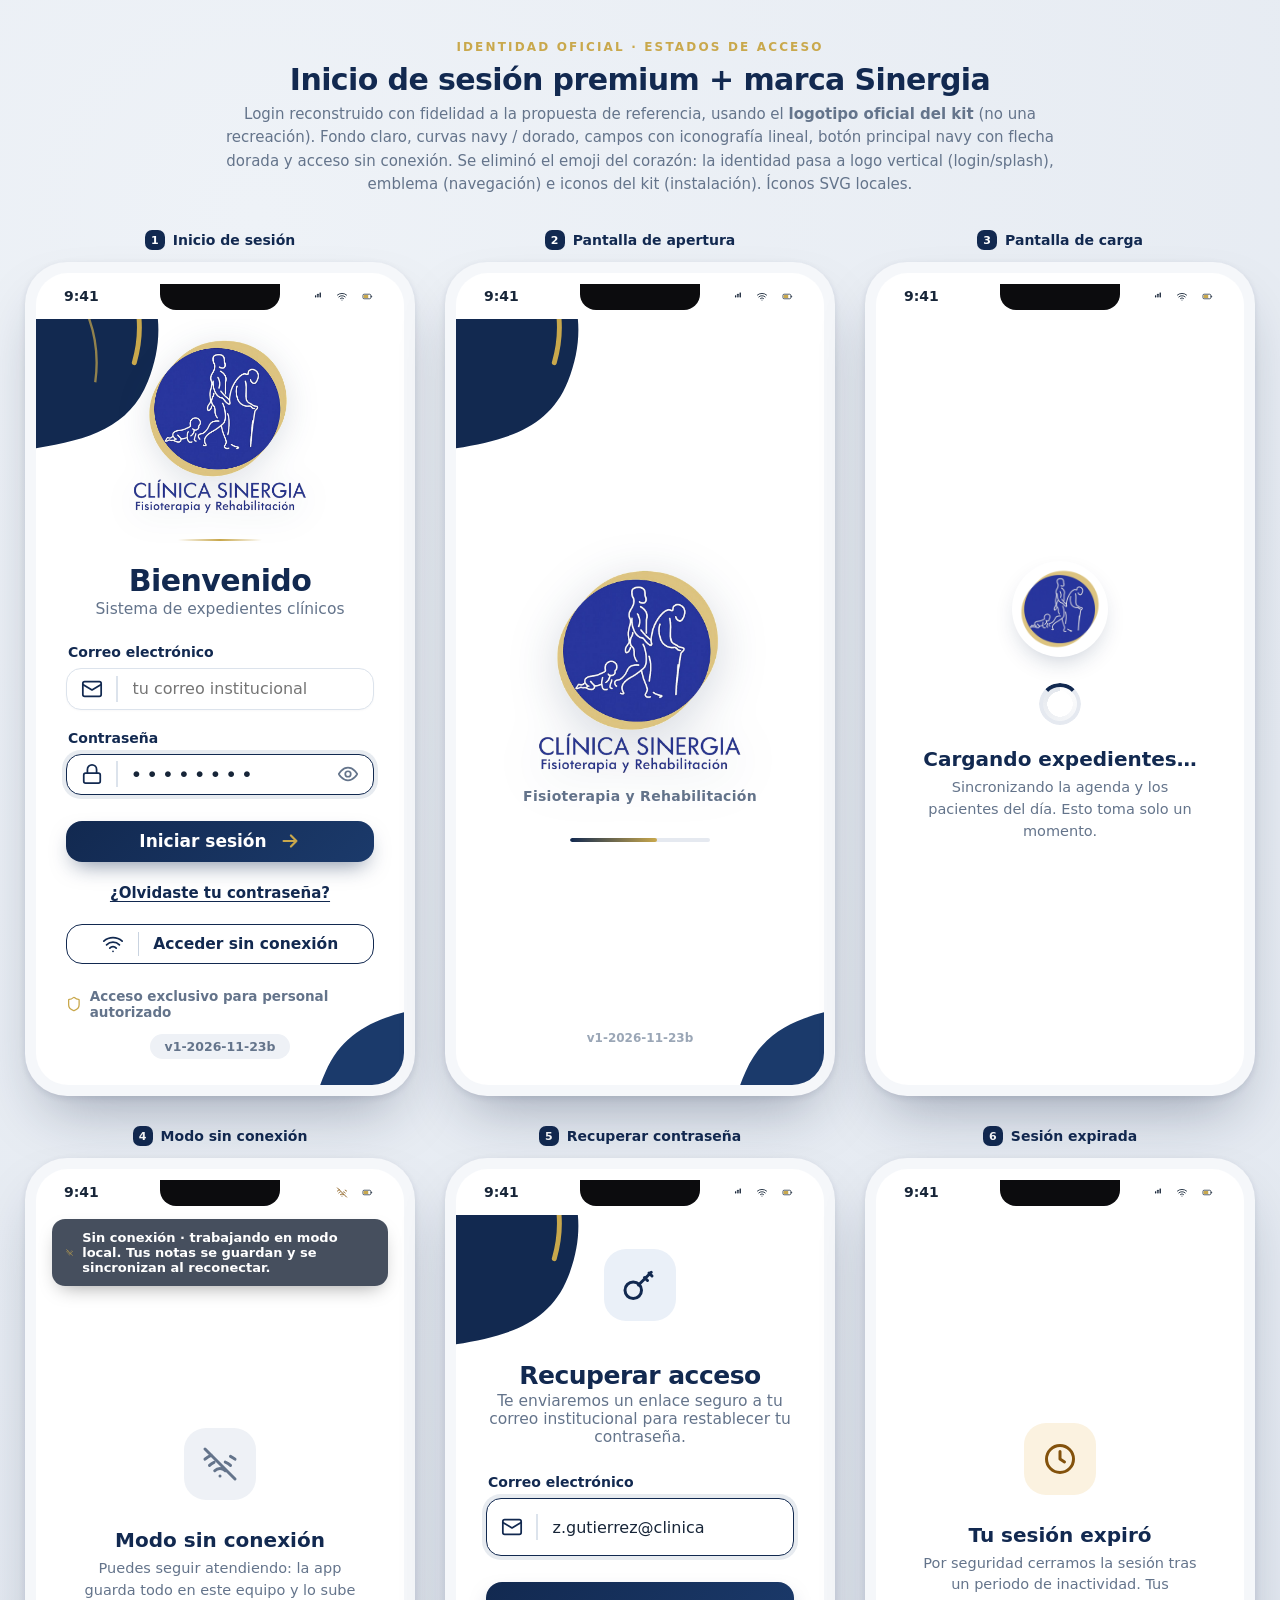
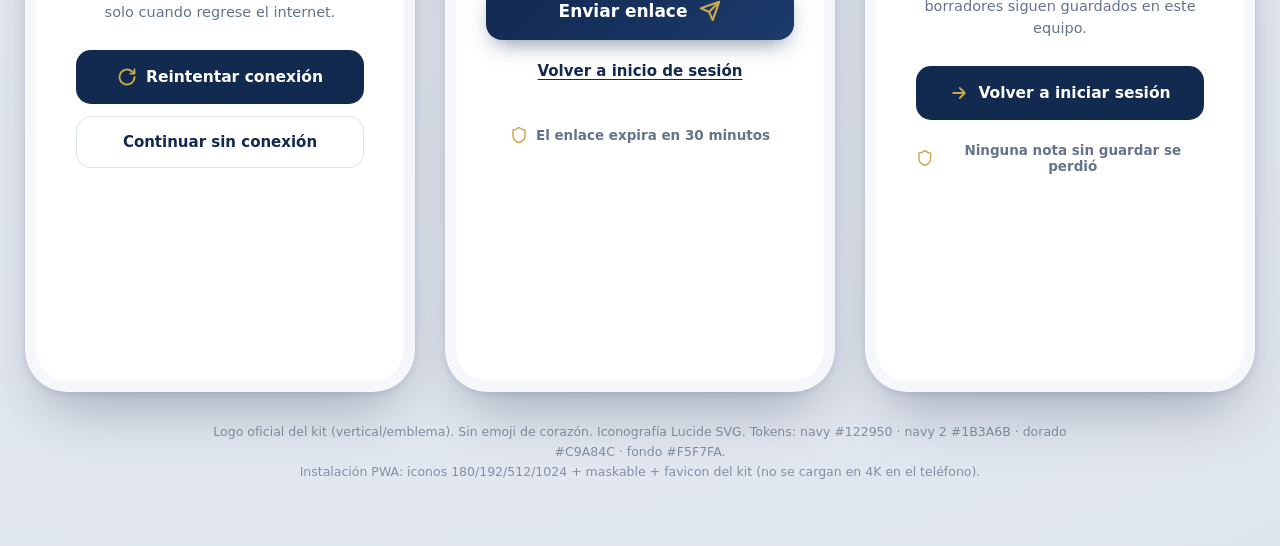
<file: redesign-v2/directions/Z_marca_login.html>
<!doctype html>
<html lang="es">
<head>
<meta charset="utf-8">
<meta name="viewport" content="width=device-width, initial-scale=1">
<title>Sinergia · Login premium + identidad + estados PWA</title>
<style>
:root{
  --navy:#122950; --navy2:#1B3A6B; --gold:#C9A84C; --gold2:#B8932F;
  --bg:#F5F7FA; --surface:#FFFFFF; --ink:#172538; --ink2:#64748B;
  --border:#DCE3EC; --hair:#EEF1F6;
  --ok:#236646; --warn:#83520C; --risk:#A52D25;
  --font:-apple-system,"SF Pro Text",system-ui,"Segoe UI",Roboto,Helvetica,Arial,sans-serif;
  --serif:"Iowan Old Style","Palatino Linotype",Palatino,Georgia,serif;
}
*{box-sizing:border-box;-webkit-font-smoothing:antialiased}
body{margin:0;background:#E7EBF1;background-image:radial-gradient(circle at 20% 10%,#eef2f7,#dfe5ee);
  font-family:var(--font);color:var(--ink);padding:40px 18px 64px}
.wrap{max-width:1760px;margin:0 auto}
.dir-head{max-width:880px;margin:0 auto 34px;text-align:center}
.dir-kick{font-size:12px;letter-spacing:.18em;text-transform:uppercase;color:var(--gold);font-weight:700}
.dir-head h1{font-size:30px;margin:8px 0 6px;color:var(--navy);letter-spacing:-.02em}
.dir-head p{color:var(--ink2);font-size:15px;line-height:1.55;margin:0}
.gallery{display:flex;gap:30px;justify-content:center;flex-wrap:wrap;align-items:flex-start}
.art{width:390px}
.art .cap{display:flex;align-items:center;gap:8px;justify-content:center;margin-bottom:12px;color:var(--navy);font-weight:600;font-size:14px}
.art .cap b{background:var(--navy);color:#fff;font-size:11px;font-weight:700;width:20px;height:20px;border-radius:7px;display:grid;place-items:center}

.phone{width:390px;background:var(--bg);border-radius:42px;padding:11px;
  box-shadow:0 2px 6px rgba(16,32,64,.10),0 30px 60px -20px rgba(16,32,64,.35);position:relative}
.screen{background:var(--surface);border-radius:32px;overflow:hidden;height:812px;display:flex;flex-direction:column;position:relative}
.notch{position:absolute;top:11px;left:50%;transform:translateX(-50%);width:120px;height:26px;background:#0c0c0e;border-radius:0 0 16px 16px;z-index:9}
.statusbar{height:46px;display:flex;align-items:center;justify-content:space-between;padding:0 24px 0 28px;font-weight:600;font-size:14px;color:var(--ink);flex-shrink:0;position:relative;z-index:8}
.statusbar .r{display:flex;gap:6px;align-items:center}
.sb-ic{width:16px;height:11px}
.ic{stroke:currentColor;stroke-width:1.9;fill:none;stroke-linecap:round;stroke-linejoin:round;display:block}

/* ---- Curvas de marca (navy + oro) ---- */
.curves{position:absolute;top:46px;left:0;right:0;bottom:0;z-index:0;pointer-events:none;overflow:hidden}
.curves svg{position:absolute}
.curves .tl{top:-128px;left:-132px;width:322px;height:322px}
.curves .br{bottom:-176px;right:-150px;width:340px;height:340px}

/* ---- Login ---- */
.login{flex:1;position:relative;z-index:2;display:flex;flex-direction:column;padding:4px 30px 26px;overflow-y:auto}
.login .brandbox{text-align:center;margin-top:10px}
.login .brandbox img{width:188px;height:auto;filter:drop-shadow(0 6px 16px rgba(18,41,80,.14))}
.gold-div{width:84px;height:3px;border-radius:3px;background:linear-gradient(90deg,transparent,var(--gold),transparent);margin:14px auto 0}
.login h2{font-family:var(--font);text-align:center;font-size:30px;font-weight:800;color:var(--navy);letter-spacing:-.02em;margin:22px 0 2px}
.login .welcome-sub{text-align:center;color:var(--ink2);font-size:15.5px;margin:0 0 26px}
.flabel{font-size:14px;font-weight:700;color:var(--navy);margin:0 2px 8px}
.ifield{display:flex;align-items:center;background:var(--surface);border:1.5px solid var(--border);border-radius:15px;height:58px;padding:0 14px;margin-bottom:20px;box-shadow:0 1px 2px rgba(16,32,64,.03)}
.ifield.focus{border-color:var(--navy);box-shadow:0 0 0 4px rgba(27,58,107,.10)}
.ifield .lead{color:var(--navy);display:flex;align-items:center}
.ifield .lead .ic{width:22px;height:22px}
.ifield .sep{width:1.5px;height:26px;background:var(--border);margin:0 13px;flex-shrink:0}
.ifield input{border:0;outline:0;flex:1;font-size:16px;color:var(--ink);background:transparent;font-family:var(--font)}
.ifield .dots{flex:1;letter-spacing:4px;color:var(--ink);font-size:20px}
.ifield .eye{color:var(--ink2);display:flex}
.ifield .eye .ic{width:22px;height:22px}
.btn-primary{height:58px;border-radius:16px;background:linear-gradient(135deg,var(--navy),var(--navy2));color:#fff;
  font-size:17px;font-weight:700;display:flex;align-items:center;justify-content:center;gap:12px;
  box-shadow:0 10px 22px -8px rgba(18,41,80,.55);margin-top:6px}
.btn-primary .ic{width:22px;height:22px;stroke:var(--gold);stroke-width:2.4}
.forgot{text-align:center;color:var(--navy);font-size:15px;font-weight:700;text-decoration:underline;text-underline-offset:3px;margin:22px 0}
.btn-ghost{height:56px;border-radius:16px;background:var(--surface);border:1.6px solid var(--navy);color:var(--navy);
  font-size:15.5px;font-weight:700;display:flex;align-items:center;justify-content:center;gap:0}
.btn-ghost .lead{display:flex;align-items:center;color:var(--navy)}
.btn-ghost .lead .ic{width:22px;height:22px}
.btn-ghost .sep{width:1.5px;height:24px;background:#C9D3E0;margin:0 14px}
.auth-note{display:flex;align-items:center;justify-content:center;gap:8px;color:var(--ink2);font-size:13.5px;font-weight:600;margin-top:24px}
.auth-note .ic{width:18px;height:18px;stroke:var(--gold);stroke-width:2}
.verchip{align-self:center;margin-top:14px;background:#EEF1F6;color:var(--ink2);font-size:12.5px;font-weight:700;padding:5px 15px;border-radius:999px}

/* ---- Splash ---- */
.splash{flex:1;position:relative;z-index:2;display:flex;flex-direction:column;align-items:center;justify-content:center;gap:0}
.splash img{width:220px;height:auto;filter:drop-shadow(0 10px 24px rgba(18,41,80,.18))}
.splash .tag{color:var(--ink2);font-size:14px;font-weight:600;margin-top:6px;letter-spacing:.02em}
.splash .prog{width:140px;height:4px;border-radius:4px;background:#E5E9F0;overflow:hidden;margin-top:34px}
.splash .prog i{display:block;width:62%;height:100%;border-radius:4px;background:linear-gradient(90deg,var(--navy),var(--gold))}
.splash .foot{position:absolute;bottom:40px;color:#9aa6b6;font-size:12px;font-weight:600}

/* ---- Loading ---- */
.center-state{flex:1;position:relative;z-index:2;display:flex;flex-direction:column;align-items:center;justify-content:center;padding:0 40px;text-align:center}
.emblem-badge{width:96px;height:96px;border-radius:50%;display:grid;place-items:center;background:#fff;box-shadow:0 10px 26px -10px rgba(18,41,80,.3)}
.emblem-badge img{width:84px;height:84px}
.spinner{width:42px;height:42px;border-radius:50%;border:4px solid #E5E9F0;border-top-color:var(--navy);margin:26px auto 0;
  background:conic-gradient(from 0deg,transparent,rgba(27,58,107,.12));-webkit-mask:radial-gradient(farthest-side,transparent 60%,#000 61%)}
.spinner.gold{border-top-color:var(--gold)}
.center-state h3{font-size:20px;color:var(--navy);margin:22px 0 6px;font-weight:700}
.center-state p{color:var(--ink2);font-size:14.5px;line-height:1.5;margin:0;max-width:280px}
.state-ic{width:72px;height:72px;border-radius:22px;display:grid;place-items:center;margin-bottom:6px}
.state-ic .ic{width:36px;height:36px;stroke-width:2}
.state-ic.warn{background:#FBF2E0;color:var(--warn)}
.state-ic.navy{background:#EAF0F8;color:var(--navy)}
.state-ic.off{background:#EEF1F6;color:var(--ink2)}
.state-actions{display:flex;flex-direction:column;gap:12px;width:100%;margin-top:26px}
.sa-primary{height:54px;border-radius:15px;background:var(--navy);color:#fff;font-size:15.5px;font-weight:700;display:flex;align-items:center;justify-content:center;gap:9px}
.sa-primary .ic{width:20px;height:20px;stroke:var(--gold);stroke-width:2.2}
.sa-ghost{height:52px;border-radius:15px;background:#fff;border:1.5px solid var(--border);color:var(--navy);font-size:15px;font-weight:700;display:flex;align-items:center;justify-content:center}
.offbar{position:absolute;top:50px;left:16px;right:16px;z-index:5;display:flex;align-items:center;gap:9px;background:#43506333;background:rgba(55,65,81,.92);color:#fff;border-radius:13px;padding:11px 14px;font-size:13px;font-weight:600;box-shadow:0 8px 20px -8px rgba(0,0,0,.4)}
.offbar .ic{width:17px;height:17px;stroke:var(--gold)}

.footer-note{max-width:900px;margin:30px auto 0;text-align:center;color:#8290a3;font-size:12.5px;line-height:1.6}
.sec-label{max-width:900px;margin:40px auto 18px;text-align:center}
.sec-label .l{display:inline-block;font-size:12px;letter-spacing:.16em;text-transform:uppercase;color:var(--navy2);font-weight:700;border-top:2px solid var(--gold);padding-top:10px}
</style>
</head>
<body>
<svg style="display:none">
  <symbol id="i-mail" viewBox="0 0 24 24"><rect x="2" y="4" width="20" height="16" rx="2"/><path d="m22 7-10 6L2 7"/></symbol>
  <symbol id="i-lock" viewBox="0 0 24 24"><rect x="3" y="11" width="18" height="11" rx="2"/><path d="M7 11V7a5 5 0 0 1 10 0v4"/></symbol>
  <symbol id="i-eye" viewBox="0 0 24 24"><path d="M2 12s3.5-7 10-7 10 7 10 7-3.5 7-10 7-10-7-10-7z"/><circle cx="12" cy="12" r="3"/></symbol>
  <symbol id="i-arrow" viewBox="0 0 24 24"><path d="M5 12h14M13 6l6 6-6 6"/></symbol>
  <symbol id="i-wifioff" viewBox="0 0 24 24"><path d="M12 20h.01M8.5 16.5a5 5 0 0 1 7 0M5 12.9a10 10 0 0 1 3-2M2 8.8a15 15 0 0 1 4.2-2.7M19 12.9a10 10 0 0 0-3.5-2.2M22 8.8a15 15 0 0 0-3-1.9M2 2l20 20"/></symbol>
  <symbol id="i-wifi" viewBox="0 0 24 24"><path d="M12 20h.01M8.5 16.4a5 5 0 0 1 7 0M5 12.9a10 10 0 0 1 14 0M2 8.8a15 15 0 0 1 20 0"/></symbol>
  <symbol id="i-shield" viewBox="0 0 24 24"><path d="M20 13c0 5-3.5 7.5-7.66 8.95a1 1 0 0 1-.67-.01C7.5 20.5 4 18 4 13V6a1 1 0 0 1 1-1c2 0 4.5-1.2 6.24-2.72a1.17 1.17 0 0 1 1.52 0C14.51 3.81 17 5 19 5a1 1 0 0 1 1 1z"/></symbol>
  <symbol id="i-key" viewBox="0 0 24 24"><circle cx="7.5" cy="15.5" r="5.5"/><path d="m11 12 8.5-8.5M15 7l2 2M18 4l2 2"/></symbol>
  <symbol id="i-clock" viewBox="0 0 24 24"><circle cx="12" cy="12" r="9"/><path d="M12 7v5l3 2"/></symbol>
  <symbol id="i-refresh" viewBox="0 0 24 24"><path d="M21 12a9 9 0 1 1-3-6.7L21 8M21 3v5h-5"/></symbol>
  <symbol id="i-send" viewBox="0 0 24 24"><path d="M22 2 11 13M22 2l-7 20-4-9-9-4z"/></symbol>
  <symbol id="i-sig" viewBox="0 0 24 24" fill="currentColor" stroke="none"><rect x="1" y="9" width="3" height="5" rx="1"/><rect x="6" y="6" width="3" height="8" rx="1"/><rect x="11" y="3" width="3" height="11" rx="1"/></symbol>
  <symbol id="i-wifibars" viewBox="0 0 24 24"><path d="M12 20h.01M8.5 16.4a5 5 0 0 1 7 0M5 12.9a10 10 0 0 1 14 0M2 8.8a15 15 0 0 1 20 0"/></symbol>
  <symbol id="i-bat" viewBox="0 0 24 24"><rect x="1" y="7" width="17" height="10" rx="2.5" fill="none" stroke="currentColor" stroke-width="1.6"/><rect x="2.5" y="8.5" width="10" height="7" rx="1" fill="#C9A84C" stroke="none"/><rect x="19" y="10" width="2" height="4" rx="1" fill="currentColor" stroke="none"/></symbol>
</svg>

<!-- Curva de marca reutilizable -->
<template id="curves-tpl">
  <div class="curves">
    <svg class="tl" viewBox="0 0 330 330">
      <path d="M-40,-40 C 170,-30 300,70 250,195 C 214,285 95,250 -40,300 Z" fill="#122950"/>
      <path d="M-40,-40 C 150,-26 268,64 236,176" fill="none" stroke="#C9A84C" stroke-width="5" stroke-linecap="round"/>
      <path d="M-60,-10 C 120,10 210,96 196,196" fill="none" stroke="#C9A84C" stroke-width="2.4" opacity=".7"/>
    </svg>
    <svg class="br" viewBox="0 0 360 360">
      <path d="M400,400 C 190,392 60,286 118,160 C 158,66 286,104 400,56 Z" fill="#1B3A6B"/>
      <path d="M400,400 C 206,388 92,296 128,182" fill="none" stroke="#C9A84C" stroke-width="5" stroke-linecap="round"/>
      <path d="M400,370 C 232,360 150,276 160,180" fill="none" stroke="#C9A84C" stroke-width="2.4" opacity=".7"/>
    </svg>
  </div>
</template>

<div class="wrap">
  <div class="dir-head">
    <div class="dir-kick">Identidad oficial · estados de acceso</div>
    <h1>Inicio de sesión premium + marca Sinergia</h1>
    <p>Login reconstruido con fidelidad a la propuesta de referencia, usando el <b>logotipo oficial del kit</b> (no una recreación). Fondo claro, curvas navy&nbsp;/&nbsp;dorado, campos con iconografía lineal, botón principal navy con flecha dorada y acceso sin conexión. Se eliminó el emoji del corazón: la identidad pasa a logo vertical (login/splash), emblema (navegación) e iconos del kit (instalación). Íconos SVG locales.</p>
  </div>

  <div class="gallery">

    <!-- ============== LOGIN ============== -->
    <div class="art" id="art-login">
      <div class="cap"><b>1</b> Inicio de sesión</div>
      <div class="phone"><div class="screen">
        <div class="notch"></div>
        <div class="curves">
          <svg class="tl" viewBox="0 0 330 330">
            <path d="M-40,-40 C 170,-30 300,70 250,195 C 214,285 95,250 -40,300 Z" fill="#122950"/>
            <path d="M-40,-40 C 150,-26 268,64 236,176" fill="none" stroke="#C9A84C" stroke-width="5" stroke-linecap="round"/>
            <path d="M-60,-10 C 120,10 210,96 196,196" fill="none" stroke="#C9A84C" stroke-width="2.4" opacity=".7"/>
          </svg>
          <svg class="br" viewBox="0 0 360 360">
            <path d="M400,400 C 190,392 60,286 118,160 C 158,66 286,104 400,56 Z" fill="#1B3A6B"/>
            <path d="M400,400 C 206,388 92,296 128,182" fill="none" stroke="#C9A84C" stroke-width="5" stroke-linecap="round"/>
            <path d="M400,370 C 232,360 150,276 160,180" fill="none" stroke="#C9A84C" stroke-width="2.4" opacity=".7"/>
          </svg>
        </div>
        <div class="statusbar"><span>9:41</span><div class="r"><svg class="ic sb-ic"><use href="#i-sig"/></svg><svg class="ic sb-ic"><use href="#i-wifibars"/></svg><svg class="sb-ic" style="width:24px"><use href="#i-bat"/></svg></div></div>
        <div class="login">
          <div class="brandbox"><img src="../brand/logo_vertical.png" alt="Clínica Sinergia"></div>
          <div class="gold-div"></div>
          <h2>Bienvenido</h2>
          <p class="welcome-sub">Sistema de expedientes clínicos</p>

          <div class="flabel">Correo electrónico</div>
          <div class="ifield">
            <span class="lead"><svg class="ic"><use href="#i-mail"/></svg></span>
            <span class="sep"></span>
            <input placeholder="tu correo institucional" readonly>
          </div>

          <div class="flabel">Contraseña</div>
          <div class="ifield focus">
            <span class="lead"><svg class="ic"><use href="#i-lock"/></svg></span>
            <span class="sep"></span>
            <span class="dots">••••••••</span>
            <span class="eye"><svg class="ic"><use href="#i-eye"/></svg></span>
          </div>

          <div class="btn-primary">Iniciar sesión <svg class="ic"><use href="#i-arrow"/></svg></div>
          <div class="forgot">¿Olvidaste tu contraseña?</div>
          <div class="btn-ghost"><span class="lead"><svg class="ic"><use href="#i-wifi"/></svg></span><span class="sep"></span>Acceder sin conexión</div>

          <div class="auth-note"><svg class="ic"><use href="#i-shield"/></svg>Acceso exclusivo para personal autorizado</div>
          <div class="verchip">v1-2026-11-23b</div>
        </div>
      </div></div>
    </div>

    <!-- ============== SPLASH ============== -->
    <div class="art" id="art-splash">
      <div class="cap"><b>2</b> Pantalla de apertura</div>
      <div class="phone"><div class="screen">
        <div class="notch"></div>
        <div class="curves">
          <svg class="tl" viewBox="0 0 330 330"><path d="M-40,-40 C 170,-30 300,70 250,195 C 214,285 95,250 -40,300 Z" fill="#122950"/><path d="M-40,-40 C 150,-26 268,64 236,176" fill="none" stroke="#C9A84C" stroke-width="5" stroke-linecap="round"/></svg>
          <svg class="br" viewBox="0 0 360 360"><path d="M400,400 C 190,392 60,286 118,160 C 158,66 286,104 400,56 Z" fill="#1B3A6B"/><path d="M400,400 C 206,388 92,296 128,182" fill="none" stroke="#C9A84C" stroke-width="5" stroke-linecap="round"/></svg>
        </div>
        <div class="statusbar"><span>9:41</span><div class="r"><svg class="ic sb-ic"><use href="#i-sig"/></svg><svg class="ic sb-ic"><use href="#i-wifibars"/></svg><svg class="sb-ic" style="width:24px"><use href="#i-bat"/></svg></div></div>
        <div class="splash">
          <img src="../brand/logo_vertical.png" alt="Clínica Sinergia">
          <div class="tag">Fisioterapia y Rehabilitación</div>
          <div class="prog"><i></i></div>
          <div class="foot">v1-2026-11-23b</div>
        </div>
      </div></div>
    </div>

    <!-- ============== CARGA ============== -->
    <div class="art" id="art-loading">
      <div class="cap"><b>3</b> Pantalla de carga</div>
      <div class="phone"><div class="screen">
        <div class="notch"></div>
        <div class="statusbar"><span>9:41</span><div class="r"><svg class="ic sb-ic"><use href="#i-sig"/></svg><svg class="ic sb-ic"><use href="#i-wifibars"/></svg><svg class="sb-ic" style="width:24px"><use href="#i-bat"/></svg></div></div>
        <div class="center-state">
          <div class="emblem-badge"><img src="../brand/emblema.png" alt=""></div>
          <div class="spinner"></div>
          <h3>Cargando expedientes…</h3>
          <p>Sincronizando la agenda y los pacientes del día. Esto toma solo un momento.</p>
        </div>
      </div></div>
    </div>

    <!-- ============== SIN CONEXIÓN ============== -->
    <div class="art" id="art-offline">
      <div class="cap"><b>4</b> Modo sin conexión</div>
      <div class="phone"><div class="screen">
        <div class="notch"></div>
        <div class="statusbar"><span>9:41</span><div class="r"><svg class="ic sb-ic" style="color:var(--warn)"><use href="#i-wifioff"/></svg><svg class="sb-ic" style="width:24px"><use href="#i-bat"/></svg></div></div>
        <div class="offbar"><svg class="ic"><use href="#i-wifioff"/></svg>Sin conexión · trabajando en modo local. Tus notas se guardan y se sincronizan al reconectar.</div>
        <div class="center-state">
          <div class="state-ic off"><svg class="ic"><use href="#i-wifioff"/></svg></div>
          <h3>Modo sin conexión</h3>
          <p>Puedes seguir atendiendo: la app guarda todo en este equipo y lo sube solo cuando regrese el internet.</p>
          <div class="state-actions">
            <div class="sa-primary"><svg class="ic"><use href="#i-refresh"/></svg>Reintentar conexión</div>
            <div class="sa-ghost">Continuar sin conexión</div>
          </div>
        </div>
      </div></div>
    </div>

    <!-- ============== RECUPERAR CONTRASEÑA ============== -->
    <div class="art" id="art-recuperar">
      <div class="cap"><b>5</b> Recuperar contraseña</div>
      <div class="phone"><div class="screen">
        <div class="notch"></div>
        <div class="curves">
          <svg class="tl" viewBox="0 0 330 330"><path d="M-40,-40 C 170,-30 300,70 250,195 C 214,285 95,250 -40,300 Z" fill="#122950"/><path d="M-40,-40 C 150,-26 268,64 236,176" fill="none" stroke="#C9A84C" stroke-width="5" stroke-linecap="round"/></svg>
        </div>
        <div class="statusbar"><span>9:41</span><div class="r"><svg class="ic sb-ic"><use href="#i-sig"/></svg><svg class="ic sb-ic"><use href="#i-wifibars"/></svg><svg class="sb-ic" style="width:24px"><use href="#i-bat"/></svg></div></div>
        <div class="login" style="padding-top:20px">
          <div class="state-ic navy" style="margin:14px auto 18px"><svg class="ic"><use href="#i-key"/></svg></div>
          <h2 style="font-size:25px">Recuperar acceso</h2>
          <p class="welcome-sub" style="margin-bottom:28px">Te enviaremos un enlace seguro a tu correo institucional para restablecer tu contraseña.</p>
          <div class="flabel">Correo electrónico</div>
          <div class="ifield focus">
            <span class="lead"><svg class="ic"><use href="#i-mail"/></svg></span>
            <span class="sep"></span>
            <input value="z.gutierrez@clinica" readonly>
          </div>
          <div class="btn-primary">Enviar enlace <svg class="ic"><use href="#i-send"/></svg></div>
          <div class="forgot">Volver a inicio de sesión</div>
          <div class="auth-note"><svg class="ic"><use href="#i-shield"/></svg>El enlace expira en 30 minutos</div>
        </div>
      </div></div>
    </div>

    <!-- ============== SESIÓN EXPIRADA ============== -->
    <div class="art" id="art-expirada">
      <div class="cap"><b>6</b> Sesión expirada</div>
      <div class="phone"><div class="screen">
        <div class="notch"></div>
        <div class="statusbar"><span>9:41</span><div class="r"><svg class="ic sb-ic"><use href="#i-sig"/></svg><svg class="ic sb-ic"><use href="#i-wifibars"/></svg><svg class="sb-ic" style="width:24px"><use href="#i-bat"/></svg></div></div>
        <div class="center-state">
          <div class="state-ic warn"><svg class="ic"><use href="#i-clock"/></svg></div>
          <h3>Tu sesión expiró</h3>
          <p>Por seguridad cerramos la sesión tras un periodo de inactividad. Tus borradores siguen guardados en este equipo.</p>
          <div class="state-actions">
            <div class="sa-primary"><svg class="ic"><use href="#i-arrow"/></svg>Volver a iniciar sesión</div>
          </div>
          <div class="auth-note" style="margin-top:22px"><svg class="ic"><use href="#i-shield"/></svg>Ninguna nota sin guardar se perdió</div>
        </div>
      </div></div>
    </div>

  </div>

  <div class="footer-note">
    Logo oficial del kit (vertical/emblema). Sin emoji de corazón. Iconografía Lucide SVG. Tokens: navy #122950 · navy 2 #1B3A6B · dorado #C9A84C · fondo #F5F7FA.<br>
    Instalación PWA: iconos 180/192/512/1024 + maskable + favicon del kit (no se cargan en 4K en el teléfono).
  </div>
</div>
</body>
</html>
</file>
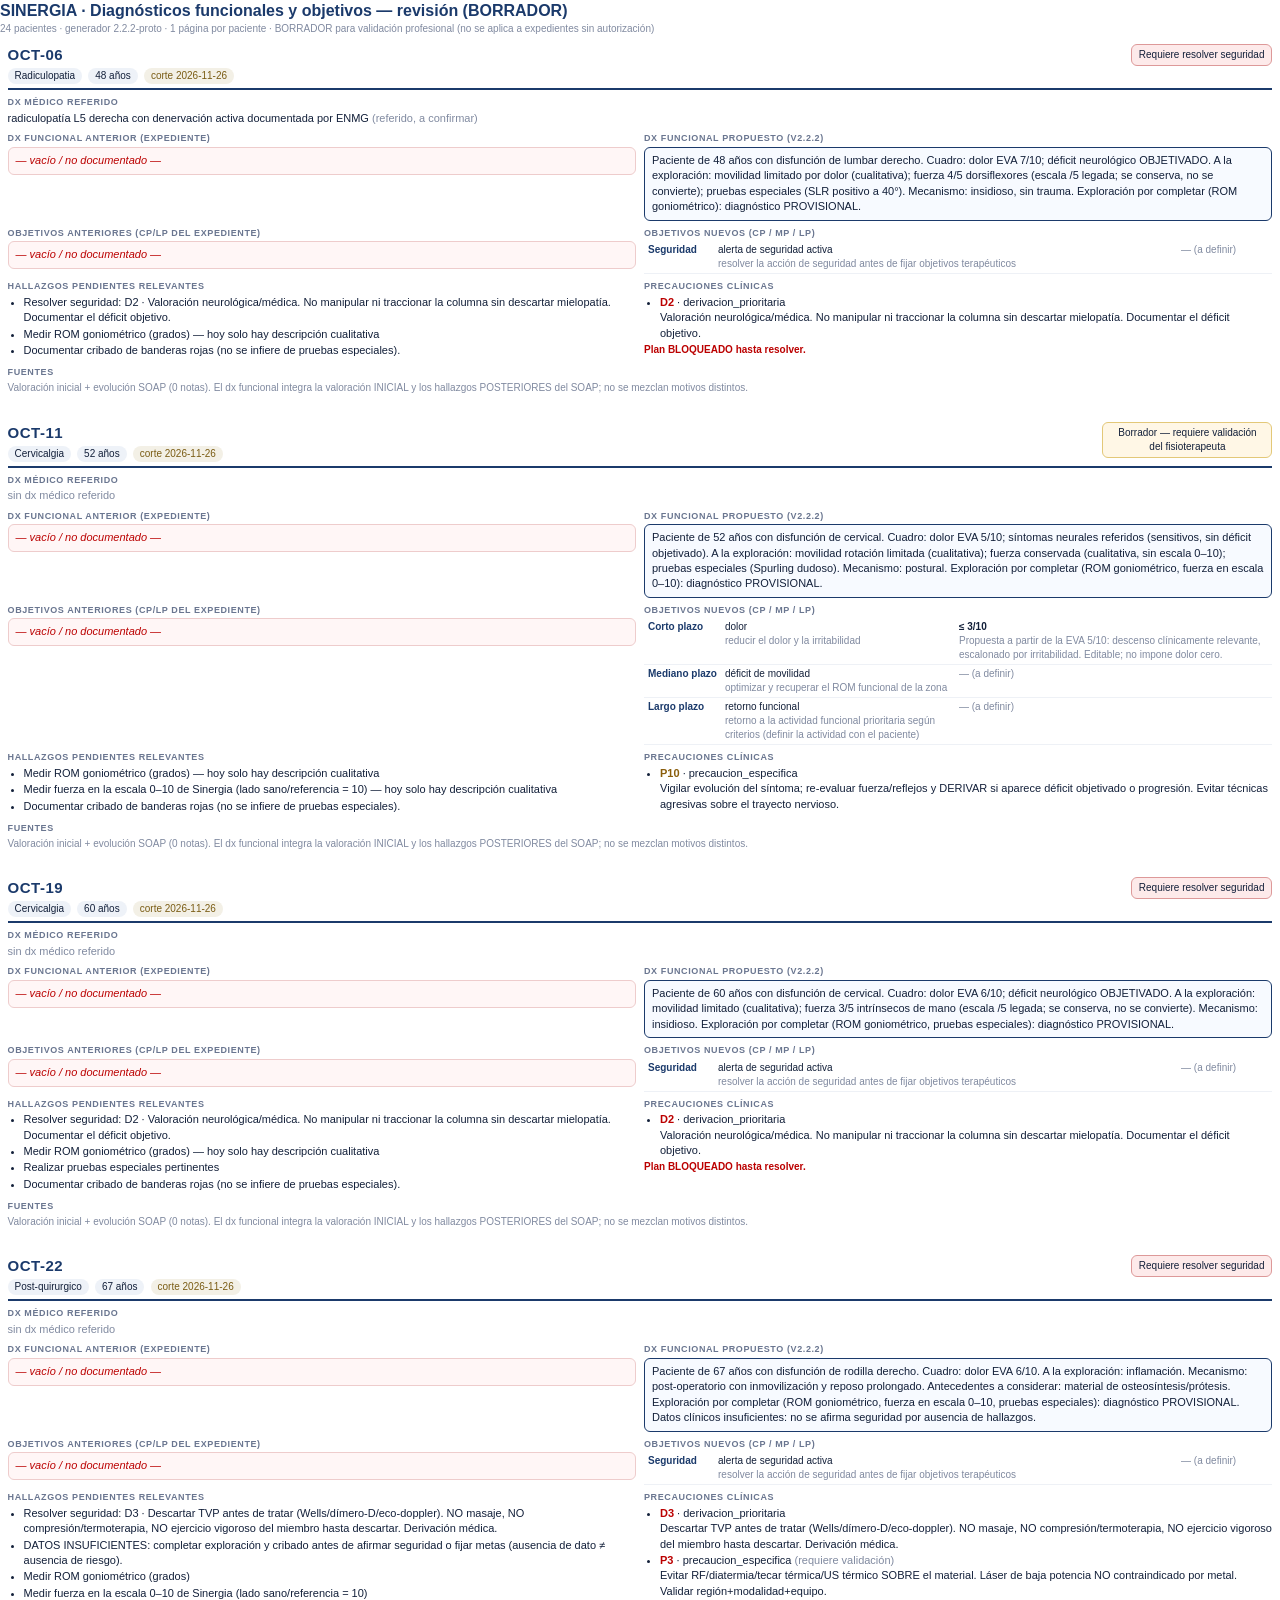
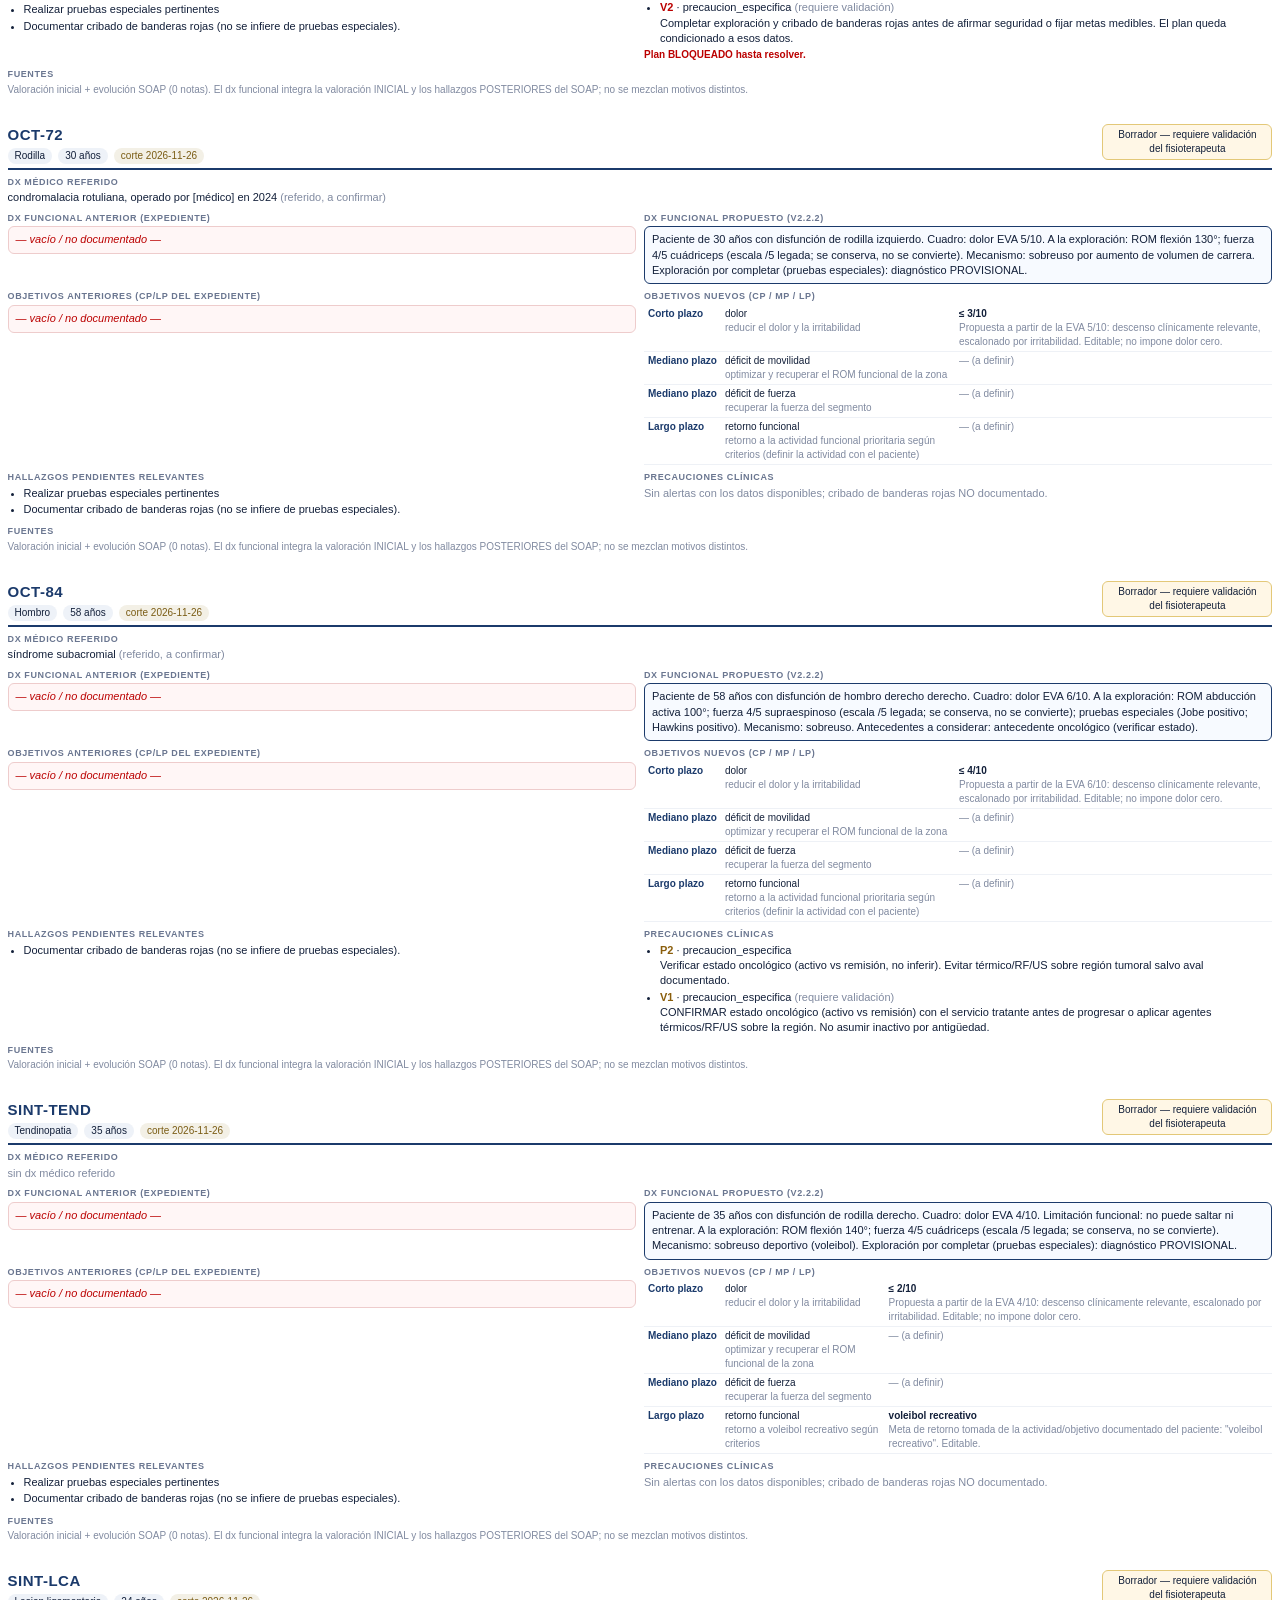
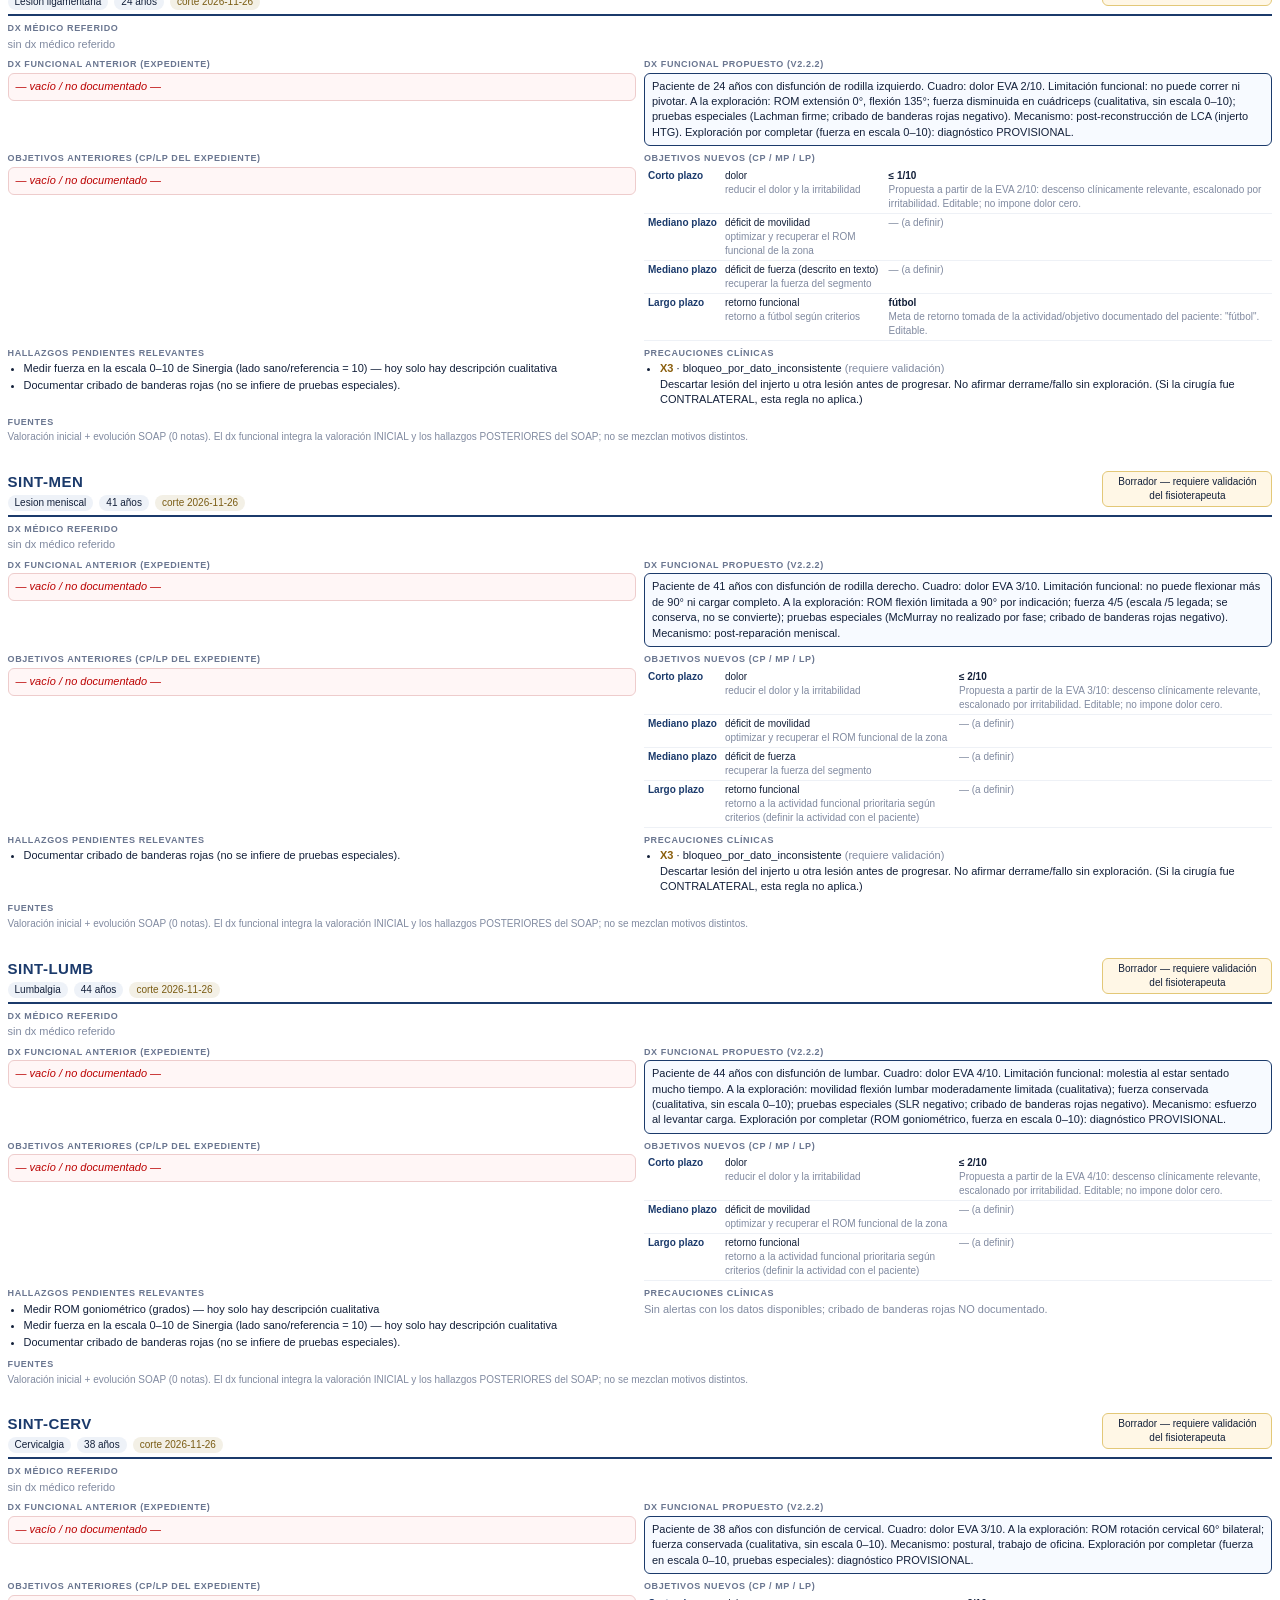
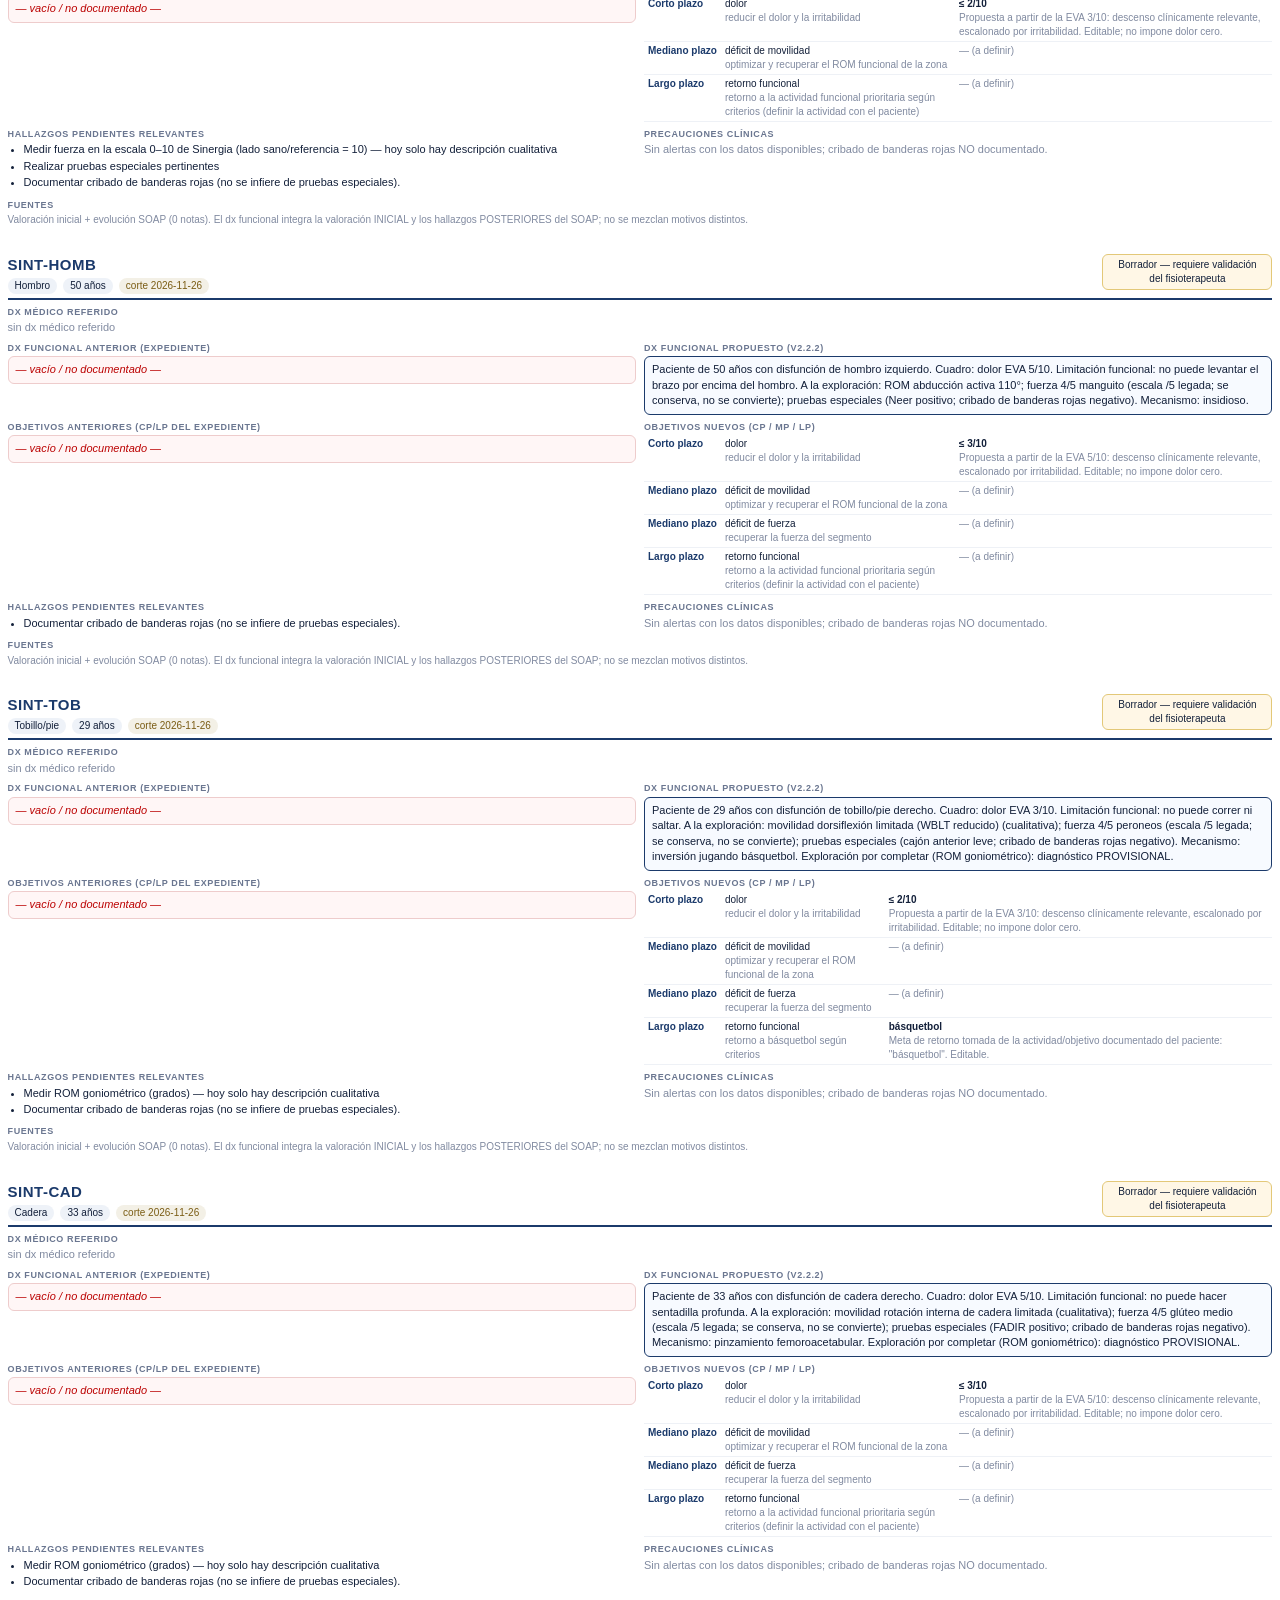
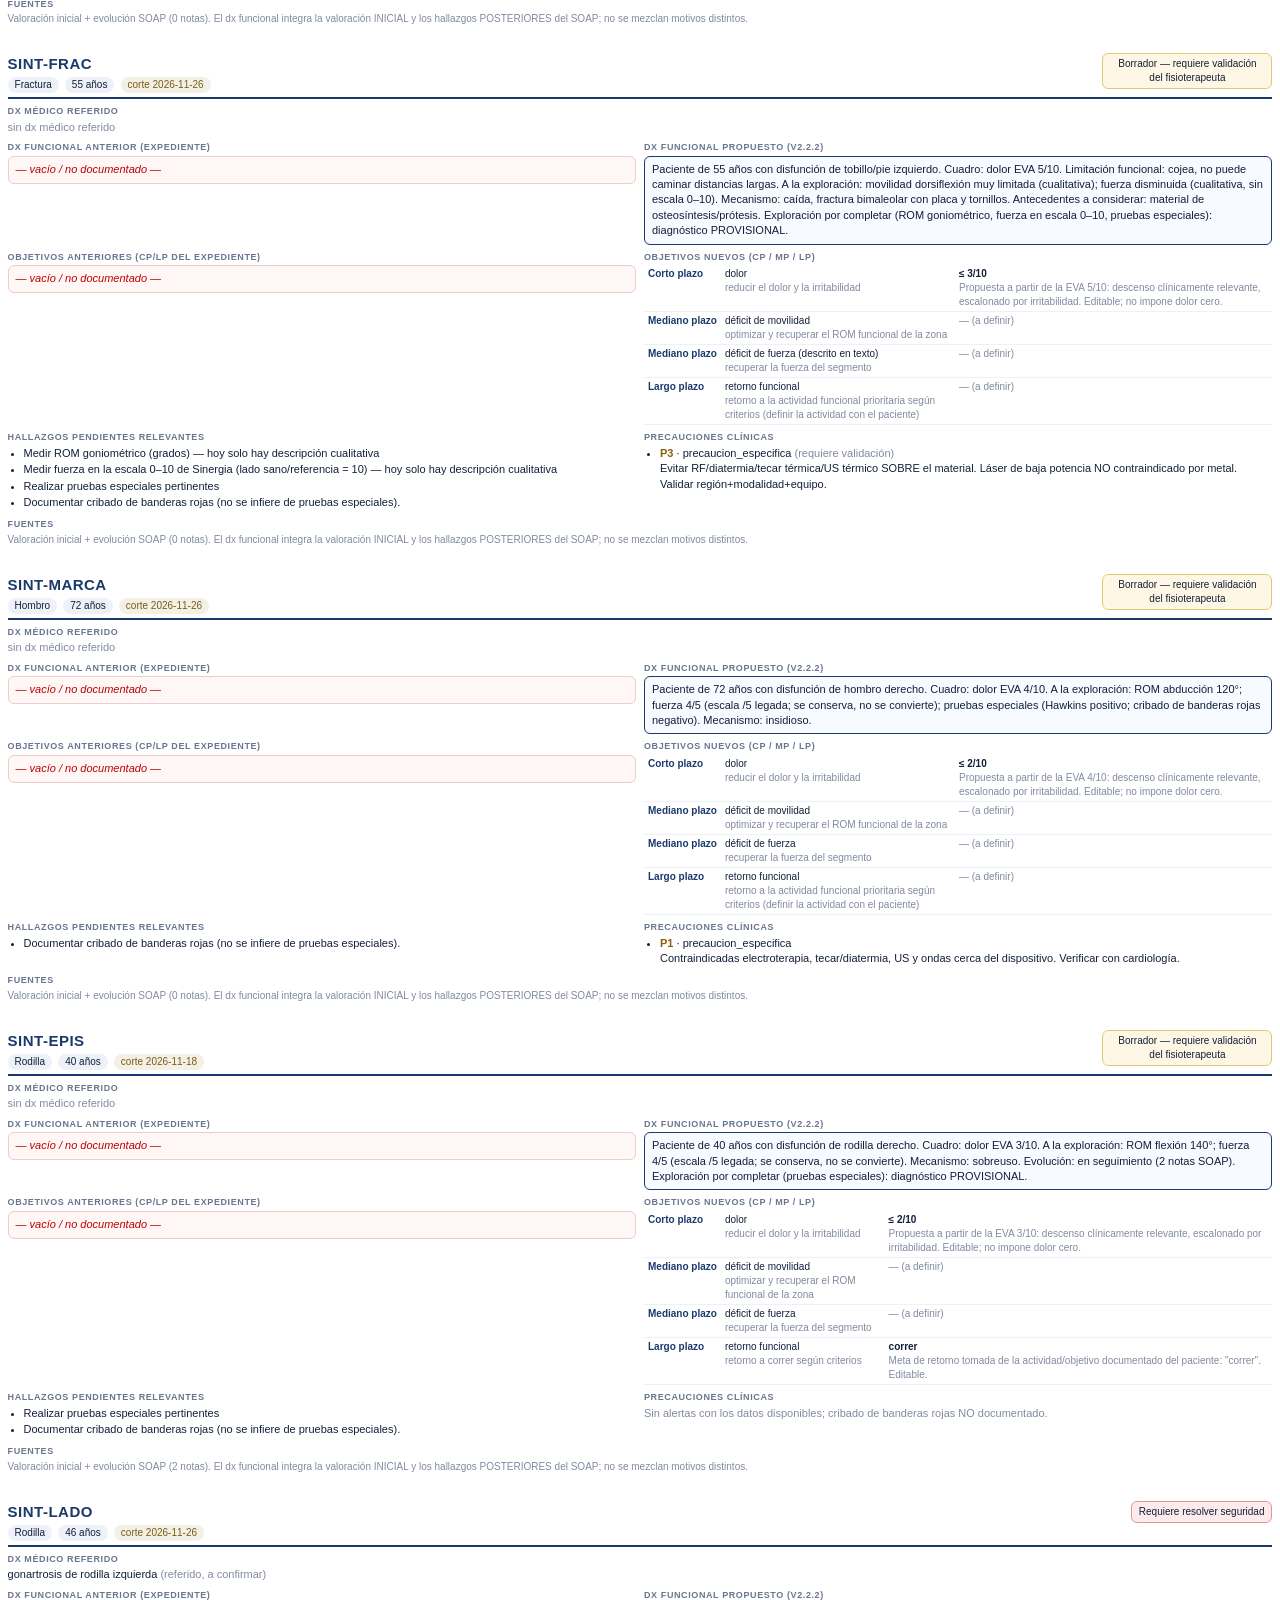
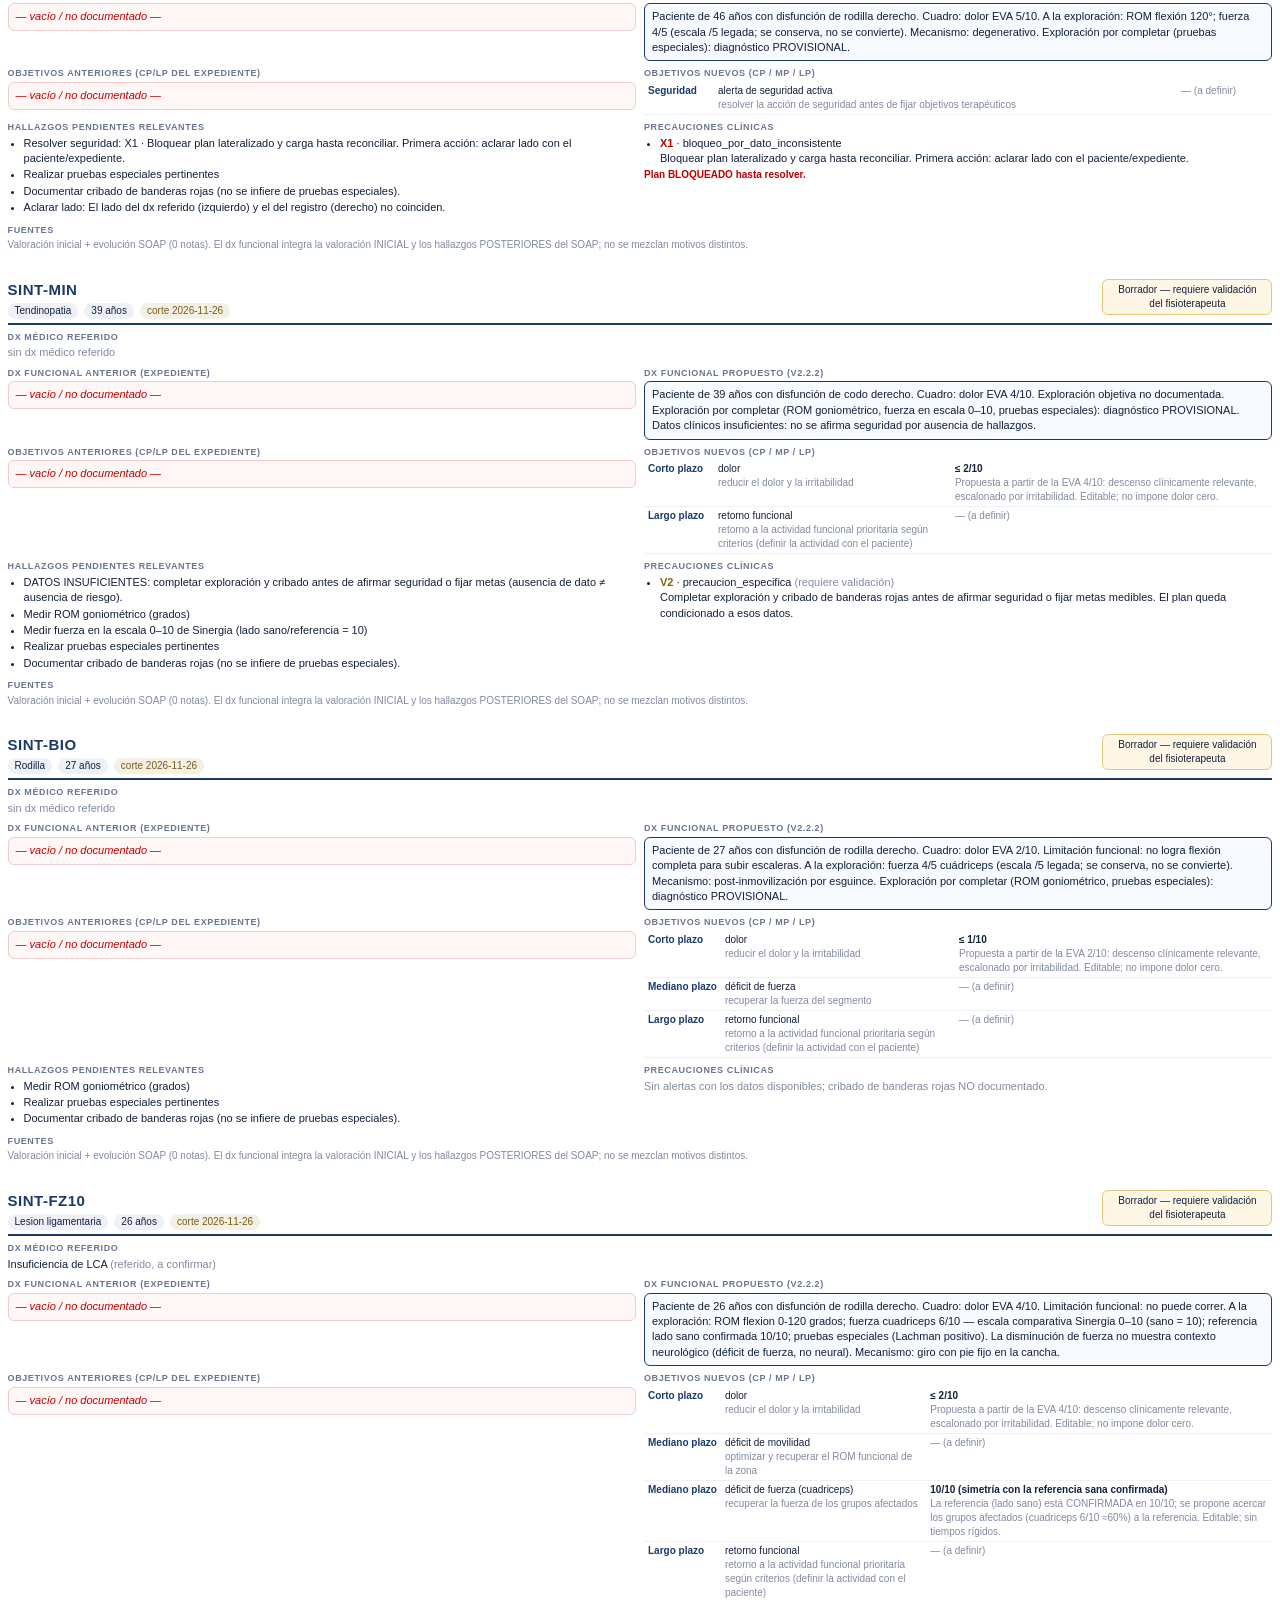
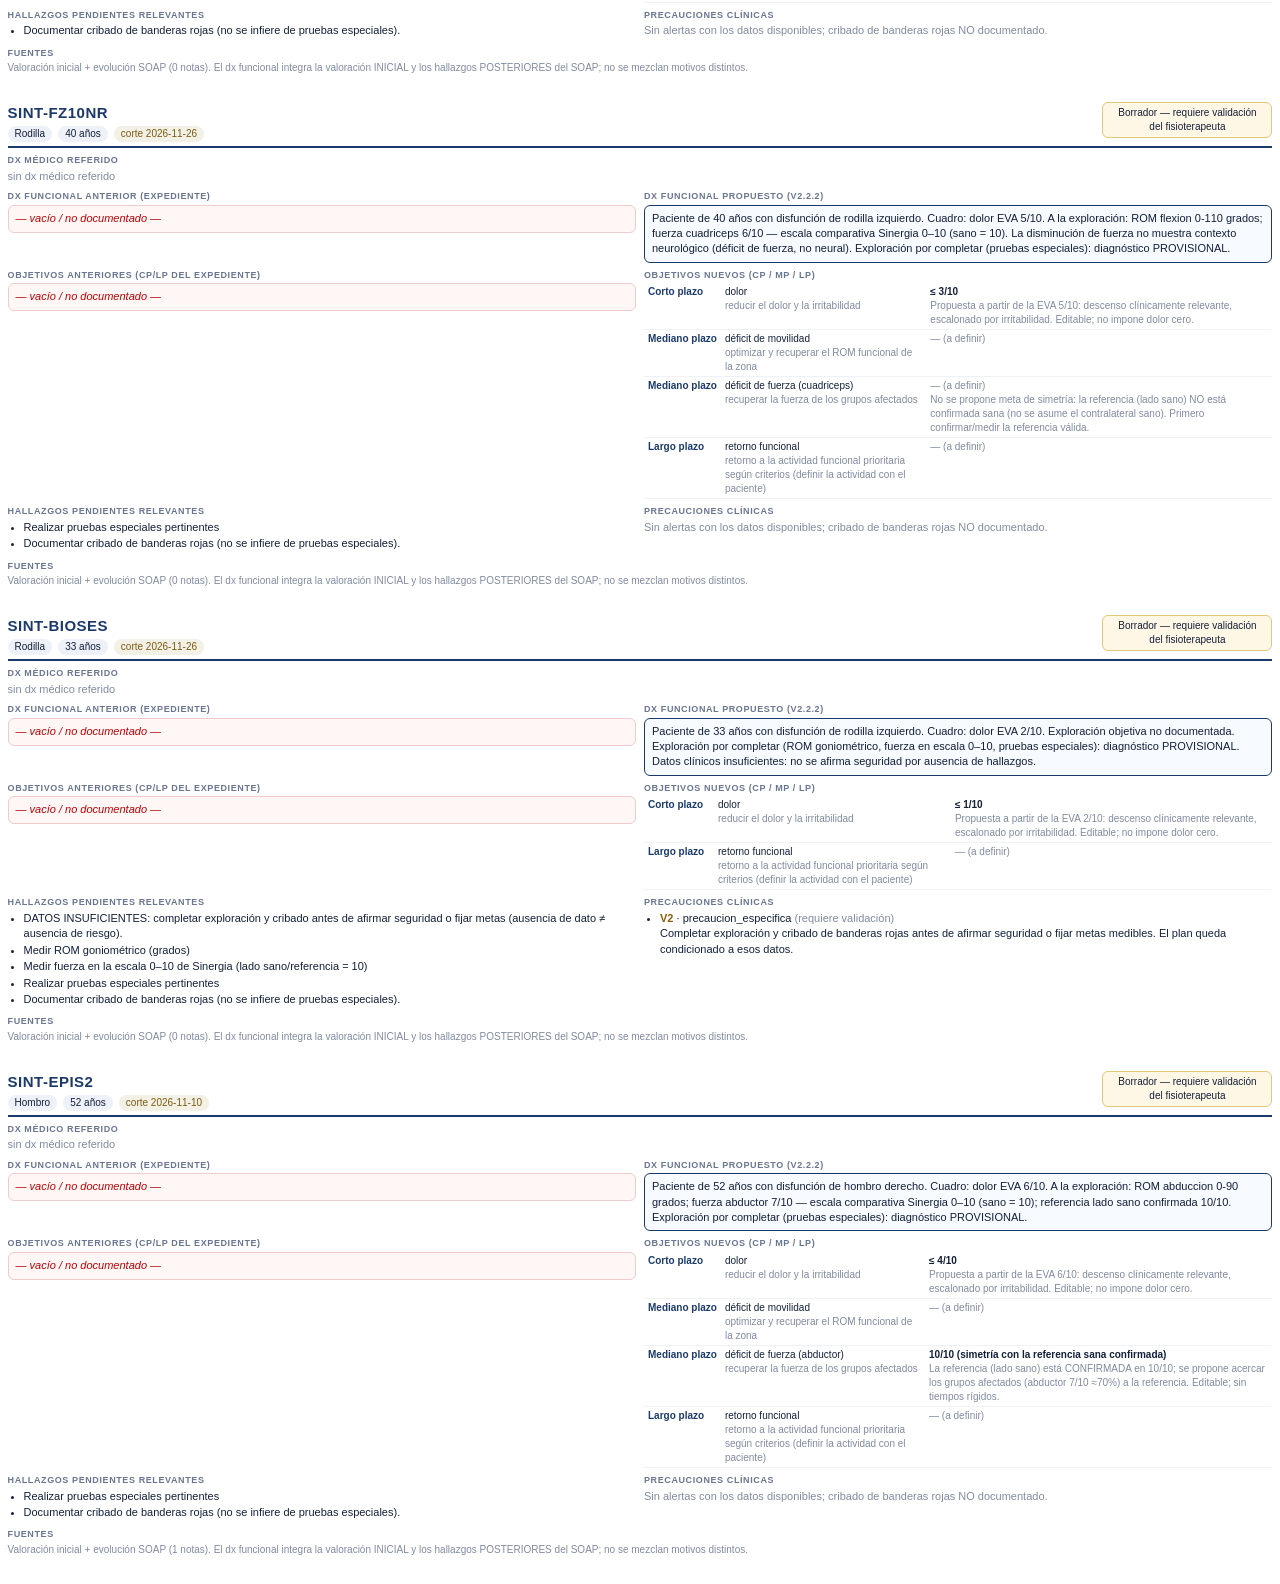
<file: v2_prototipo/datos/reporte_conciso_sintetico.html>
<!doctype html><html lang="es"><head><meta charset="utf-8"><title>SINERGIA · Diagnósticos funcionales y objetivos — revisión (BORRADOR)</title><style>@page{size:A4;margin:12mm}*{box-sizing:border-box}body{font:11px/1.4 -apple-system,Segoe UI,Roboto,Arial,sans-serif;color:#13203a;margin:0}.ficha{page-break-after:always;padding:0 2mm 6mm}.ficha:last-child{page-break-after:auto}.head{display:flex;justify-content:space-between;align-items:flex-start;border-bottom:2px solid #1B3A6B;padding-bottom:4px;margin-bottom:6px}h2{font-size:15px;margin:0 0 3px;color:#1B3A6B;letter-spacing:.5px}.chip{display:inline-block;background:#eef2f8;border-radius:10px;padding:1px 7px;font-size:10px;margin-right:3px}.chip.oct{background:#e7f0ff;color:#1B3A6B}.chip.corte{background:#f3f0e6;color:#7a5c14}.rev{font-size:10px;background:#fff7e6;border:1px solid #e3c878;border-radius:6px;padding:3px 7px;max-width:170px;text-align:center}.rev.bloq{background:#fdeaea;border-color:#d99}.row{margin:4px 0}.row.small{font-size:10px}.lbl{font-size:9px;text-transform:uppercase;letter-spacing:.6px;color:#6a7690;font-weight:700;margin-bottom:2px}.dx2{display:flex;gap:8px;margin:6px 0}.dx2 .col{flex:1;min-width:0}.box{border:1px solid #d8deea;border-radius:6px;padding:5px 7px;background:#fbfcfe;min-height:28px}.box.prop{border-color:#1B3A6B;background:#f7faff}.box.vacio{color:#b00;background:#fff6f6;border-color:#ecc;font-style:italic}table.obj{width:100%;border-collapse:collapse}table.obj td{border-bottom:1px solid #eef1f6;padding:2px 4px;vertical-align:top;font-size:10px}td.f{white-space:nowrap;color:#1B3A6B;font-weight:600;width:70px}.mut{color:#808aa0}ul.chk,ul.prec{margin:2px 0;padding-left:16px}ul.chk li,ul.prec li{margin:1px 0}ul.prec.danger li b{color:#b00}ul.prec.warn li b{color:#8a5e0c}.bloqnota{color:#b00;font-weight:700;font-size:10px;margin-top:2px}.doc-head{margin-bottom:8px}.doc-head h1{font-size:16px;color:#1B3A6B;margin:0}.doc-head .mut{font-size:10px}</style></head><body><div class="doc-head"><h1>SINERGIA · Diagnósticos funcionales y objetivos — revisión (BORRADOR)</h1><div class="mut">24 pacientes · generador 2.2.2-proto · 1 página por paciente · BORRADOR para validación profesional (no se aplica a expedientes sin autorización)</div></div><section class="ficha"><div class="head"><div><h2>OCT-06</h2><span class="chip">Radiculopatia</span> <span class="chip">48 años</span> <span class="chip corte">corte 2026-11-26</span></div><div class="rev bloq">Requiere resolver seguridad</div></div><div class="row"><div class="lbl">Dx médico referido</div><div class="val">radiculopatía L5 derecha con denervación activa documentada por ENMG <span class="mut">(referido, a confirmar)</span></div></div><div class="dx2"><div class="col"><div class="lbl">Dx funcional ANTERIOR (expediente)</div><div class="box vacio">— vacío / no documentado —</div></div><div class="col"><div class="lbl">Dx funcional PROPUESTO (V2.2.2)</div><div class="box prop">Paciente de 48 años con disfunción de lumbar derecho. Cuadro: dolor EVA 7/10; déficit neurológico OBJETIVADO. A la exploración: movilidad limitado por dolor (cualitativa); fuerza 4/5 dorsiflexores (escala /5 legada; se conserva, no se convierte); pruebas especiales (SLR positivo a 40°). Mecanismo: insidioso, sin trauma. Exploración por completar (ROM goniométrico): diagnóstico PROVISIONAL.</div></div></div><div class="dx2"><div class="col"><div class="lbl">Objetivos ANTERIORES (CP/LP del expediente)</div><div class="box vacio">— vacío / no documentado —</div></div><div class="col"><div class="lbl">Objetivos NUEVOS (CP / MP / LP)</div><table class="obj"><tbody><tr><td class="f">Seguridad</td><td>alerta de seguridad activa<div class="mut">resolver la acción de seguridad antes de fijar objetivos terapéuticos</div></td><td><span class="mut">— (a definir)</span></td></tr></tbody></table></div></div><div class="dx2"><div class="col"><div class="lbl">Hallazgos pendientes relevantes</div><ul class="chk"><li>Resolver seguridad: D2 · Valoración neurológica/médica. No manipular ni traccionar la columna sin descartar mielopatía. Documentar el déficit objetivo.</li><li>Medir ROM goniométrico (grados) — hoy solo hay descripción cualitativa</li><li>Documentar cribado de banderas rojas (no se infiere de pruebas especiales).</li></ul></div><div class="col"><div class="lbl">Precauciones clínicas</div><ul class="prec danger"><li><b>D2</b> · derivacion_prioritaria<br>Valoración neurológica/médica. No manipular ni traccionar la columna sin descartar mielopatía. Documentar el déficit objetivo.</li></ul><div class="bloqnota">Plan BLOQUEADO hasta resolver.</div></div></div><div class="row small"><div class="lbl">Fuentes</div><div class="val mut">Valoración inicial + evolución SOAP (0 notas). El dx funcional integra la valoración INICIAL y los hallazgos POSTERIORES del SOAP; no se mezclan motivos distintos.</div></div></section><section class="ficha"><div class="head"><div><h2>OCT-11</h2><span class="chip">Cervicalgia</span> <span class="chip">52 años</span> <span class="chip corte">corte 2026-11-26</span></div><div class="rev ">Borrador — requiere validación del fisioterapeuta</div></div><div class="row"><div class="lbl">Dx médico referido</div><div class="val"><span class="mut">sin dx médico referido</span></div></div><div class="dx2"><div class="col"><div class="lbl">Dx funcional ANTERIOR (expediente)</div><div class="box vacio">— vacío / no documentado —</div></div><div class="col"><div class="lbl">Dx funcional PROPUESTO (V2.2.2)</div><div class="box prop">Paciente de 52 años con disfunción de cervical. Cuadro: dolor EVA 5/10; síntomas neurales referidos (sensitivos, sin déficit objetivado). A la exploración: movilidad rotación limitada (cualitativa); fuerza conservada (cualitativa, sin escala 0–10); pruebas especiales (Spurling dudoso). Mecanismo: postural. Exploración por completar (ROM goniométrico, fuerza en escala 0–10): diagnóstico PROVISIONAL.</div></div></div><div class="dx2"><div class="col"><div class="lbl">Objetivos ANTERIORES (CP/LP del expediente)</div><div class="box vacio">— vacío / no documentado —</div></div><div class="col"><div class="lbl">Objetivos NUEVOS (CP / MP / LP)</div><table class="obj"><tbody><tr><td class="f">Corto plazo</td><td>dolor<div class="mut">reducir el dolor y la irritabilidad</div></td><td><b>≤ 3/10</b><div class="mut">Propuesta a partir de la EVA 5/10: descenso clínicamente relevante, escalonado por irritabilidad. Editable; no impone dolor cero.</div></td></tr><tr><td class="f">Mediano plazo</td><td>déficit de movilidad<div class="mut">optimizar y recuperar el ROM funcional de la zona</div></td><td><span class="mut">— (a definir)</span></td></tr><tr><td class="f">Largo plazo</td><td>retorno funcional<div class="mut">retorno a la actividad funcional prioritaria según criterios (definir la actividad con el paciente)</div></td><td><span class="mut">— (a definir)</span></td></tr></tbody></table></div></div><div class="dx2"><div class="col"><div class="lbl">Hallazgos pendientes relevantes</div><ul class="chk"><li>Medir ROM goniométrico (grados) — hoy solo hay descripción cualitativa</li><li>Medir fuerza en la escala 0–10 de Sinergia (lado sano/referencia = 10) — hoy solo hay descripción cualitativa</li><li>Documentar cribado de banderas rojas (no se infiere de pruebas especiales).</li></ul></div><div class="col"><div class="lbl">Precauciones clínicas</div><ul class="prec warn"><li><b>P10</b> · precaucion_especifica<br>Vigilar evolución del síntoma; re-evaluar fuerza/reflejos y DERIVAR si aparece déficit objetivado o progresión. Evitar técnicas agresivas sobre el trayecto nervioso.</li></ul></div></div><div class="row small"><div class="lbl">Fuentes</div><div class="val mut">Valoración inicial + evolución SOAP (0 notas). El dx funcional integra la valoración INICIAL y los hallazgos POSTERIORES del SOAP; no se mezclan motivos distintos.</div></div></section><section class="ficha"><div class="head"><div><h2>OCT-19</h2><span class="chip">Cervicalgia</span> <span class="chip">60 años</span> <span class="chip corte">corte 2026-11-26</span></div><div class="rev bloq">Requiere resolver seguridad</div></div><div class="row"><div class="lbl">Dx médico referido</div><div class="val"><span class="mut">sin dx médico referido</span></div></div><div class="dx2"><div class="col"><div class="lbl">Dx funcional ANTERIOR (expediente)</div><div class="box vacio">— vacío / no documentado —</div></div><div class="col"><div class="lbl">Dx funcional PROPUESTO (V2.2.2)</div><div class="box prop">Paciente de 60 años con disfunción de cervical. Cuadro: dolor EVA 6/10; déficit neurológico OBJETIVADO. A la exploración: movilidad limitado (cualitativa); fuerza 3/5 intrínsecos de mano (escala /5 legada; se conserva, no se convierte). Mecanismo: insidioso. Exploración por completar (ROM goniométrico, pruebas especiales): diagnóstico PROVISIONAL.</div></div></div><div class="dx2"><div class="col"><div class="lbl">Objetivos ANTERIORES (CP/LP del expediente)</div><div class="box vacio">— vacío / no documentado —</div></div><div class="col"><div class="lbl">Objetivos NUEVOS (CP / MP / LP)</div><table class="obj"><tbody><tr><td class="f">Seguridad</td><td>alerta de seguridad activa<div class="mut">resolver la acción de seguridad antes de fijar objetivos terapéuticos</div></td><td><span class="mut">— (a definir)</span></td></tr></tbody></table></div></div><div class="dx2"><div class="col"><div class="lbl">Hallazgos pendientes relevantes</div><ul class="chk"><li>Resolver seguridad: D2 · Valoración neurológica/médica. No manipular ni traccionar la columna sin descartar mielopatía. Documentar el déficit objetivo.</li><li>Medir ROM goniométrico (grados) — hoy solo hay descripción cualitativa</li><li>Realizar pruebas especiales pertinentes</li><li>Documentar cribado de banderas rojas (no se infiere de pruebas especiales).</li></ul></div><div class="col"><div class="lbl">Precauciones clínicas</div><ul class="prec danger"><li><b>D2</b> · derivacion_prioritaria<br>Valoración neurológica/médica. No manipular ni traccionar la columna sin descartar mielopatía. Documentar el déficit objetivo.</li></ul><div class="bloqnota">Plan BLOQUEADO hasta resolver.</div></div></div><div class="row small"><div class="lbl">Fuentes</div><div class="val mut">Valoración inicial + evolución SOAP (0 notas). El dx funcional integra la valoración INICIAL y los hallazgos POSTERIORES del SOAP; no se mezclan motivos distintos.</div></div></section><section class="ficha"><div class="head"><div><h2>OCT-22</h2><span class="chip">Post-quirurgico</span> <span class="chip">67 años</span> <span class="chip corte">corte 2026-11-26</span></div><div class="rev bloq">Requiere resolver seguridad</div></div><div class="row"><div class="lbl">Dx médico referido</div><div class="val"><span class="mut">sin dx médico referido</span></div></div><div class="dx2"><div class="col"><div class="lbl">Dx funcional ANTERIOR (expediente)</div><div class="box vacio">— vacío / no documentado —</div></div><div class="col"><div class="lbl">Dx funcional PROPUESTO (V2.2.2)</div><div class="box prop">Paciente de 67 años con disfunción de rodilla derecho. Cuadro: dolor EVA 6/10. A la exploración: inflamación. Mecanismo: post-operatorio con inmovilización y reposo prolongado. Antecedentes a considerar: material de osteosíntesis/prótesis. Exploración por completar (ROM goniométrico, fuerza en escala 0–10, pruebas especiales): diagnóstico PROVISIONAL. Datos clínicos insuficientes: no se afirma seguridad por ausencia de hallazgos.</div></div></div><div class="dx2"><div class="col"><div class="lbl">Objetivos ANTERIORES (CP/LP del expediente)</div><div class="box vacio">— vacío / no documentado —</div></div><div class="col"><div class="lbl">Objetivos NUEVOS (CP / MP / LP)</div><table class="obj"><tbody><tr><td class="f">Seguridad</td><td>alerta de seguridad activa<div class="mut">resolver la acción de seguridad antes de fijar objetivos terapéuticos</div></td><td><span class="mut">— (a definir)</span></td></tr></tbody></table></div></div><div class="dx2"><div class="col"><div class="lbl">Hallazgos pendientes relevantes</div><ul class="chk"><li>Resolver seguridad: D3 · Descartar TVP antes de tratar (Wells/dímero-D/eco-doppler). NO masaje, NO compresión/termoterapia, NO ejercicio vigoroso del miembro hasta descartar. Derivación médica.</li><li>DATOS INSUFICIENTES: completar exploración y cribado antes de afirmar seguridad o fijar metas (ausencia de dato ≠ ausencia de riesgo).</li><li>Medir ROM goniométrico (grados)</li><li>Medir fuerza en la escala 0–10 de Sinergia (lado sano/referencia = 10)</li><li>Realizar pruebas especiales pertinentes</li><li>Documentar cribado de banderas rojas (no se infiere de pruebas especiales).</li></ul></div><div class="col"><div class="lbl">Precauciones clínicas</div><ul class="prec danger"><li><b>D3</b> · derivacion_prioritaria<br>Descartar TVP antes de tratar (Wells/dímero-D/eco-doppler). NO masaje, NO compresión/termoterapia, NO ejercicio vigoroso del miembro hasta descartar. Derivación médica.</li><li><b>P3</b> · precaucion_especifica <span class="mut">(requiere validación)</span><br>Evitar RF/diatermia/tecar térmica/US térmico SOBRE el material. Láser de baja potencia NO contraindicado por metal. Validar región+modalidad+equipo.</li><li><b>V2</b> · precaucion_especifica <span class="mut">(requiere validación)</span><br>Completar exploración y cribado de banderas rojas antes de afirmar seguridad o fijar metas medibles. El plan queda condicionado a esos datos.</li></ul><div class="bloqnota">Plan BLOQUEADO hasta resolver.</div></div></div><div class="row small"><div class="lbl">Fuentes</div><div class="val mut">Valoración inicial + evolución SOAP (0 notas). El dx funcional integra la valoración INICIAL y los hallazgos POSTERIORES del SOAP; no se mezclan motivos distintos.</div></div></section><section class="ficha"><div class="head"><div><h2>OCT-72</h2><span class="chip">Rodilla</span> <span class="chip">30 años</span> <span class="chip corte">corte 2026-11-26</span></div><div class="rev ">Borrador — requiere validación del fisioterapeuta</div></div><div class="row"><div class="lbl">Dx médico referido</div><div class="val">condromalacia rotuliana, operado por [médico] en 2024 <span class="mut">(referido, a confirmar)</span></div></div><div class="dx2"><div class="col"><div class="lbl">Dx funcional ANTERIOR (expediente)</div><div class="box vacio">— vacío / no documentado —</div></div><div class="col"><div class="lbl">Dx funcional PROPUESTO (V2.2.2)</div><div class="box prop">Paciente de 30 años con disfunción de rodilla izquierdo. Cuadro: dolor EVA 5/10. A la exploración: ROM flexión 130°; fuerza 4/5 cuádriceps (escala /5 legada; se conserva, no se convierte). Mecanismo: sobreuso por aumento de volumen de carrera. Exploración por completar (pruebas especiales): diagnóstico PROVISIONAL.</div></div></div><div class="dx2"><div class="col"><div class="lbl">Objetivos ANTERIORES (CP/LP del expediente)</div><div class="box vacio">— vacío / no documentado —</div></div><div class="col"><div class="lbl">Objetivos NUEVOS (CP / MP / LP)</div><table class="obj"><tbody><tr><td class="f">Corto plazo</td><td>dolor<div class="mut">reducir el dolor y la irritabilidad</div></td><td><b>≤ 3/10</b><div class="mut">Propuesta a partir de la EVA 5/10: descenso clínicamente relevante, escalonado por irritabilidad. Editable; no impone dolor cero.</div></td></tr><tr><td class="f">Mediano plazo</td><td>déficit de movilidad<div class="mut">optimizar y recuperar el ROM funcional de la zona</div></td><td><span class="mut">— (a definir)</span></td></tr><tr><td class="f">Mediano plazo</td><td>déficit de fuerza<div class="mut">recuperar la fuerza del segmento</div></td><td><span class="mut">— (a definir)</span></td></tr><tr><td class="f">Largo plazo</td><td>retorno funcional<div class="mut">retorno a la actividad funcional prioritaria según criterios (definir la actividad con el paciente)</div></td><td><span class="mut">— (a definir)</span></td></tr></tbody></table></div></div><div class="dx2"><div class="col"><div class="lbl">Hallazgos pendientes relevantes</div><ul class="chk"><li>Realizar pruebas especiales pertinentes</li><li>Documentar cribado de banderas rojas (no se infiere de pruebas especiales).</li></ul></div><div class="col"><div class="lbl">Precauciones clínicas</div><div class="mut">Sin alertas con los datos disponibles; cribado de banderas rojas NO documentado.</div></div></div><div class="row small"><div class="lbl">Fuentes</div><div class="val mut">Valoración inicial + evolución SOAP (0 notas). El dx funcional integra la valoración INICIAL y los hallazgos POSTERIORES del SOAP; no se mezclan motivos distintos.</div></div></section><section class="ficha"><div class="head"><div><h2>OCT-84</h2><span class="chip">Hombro</span> <span class="chip">58 años</span> <span class="chip corte">corte 2026-11-26</span></div><div class="rev ">Borrador — requiere validación del fisioterapeuta</div></div><div class="row"><div class="lbl">Dx médico referido</div><div class="val">síndrome subacromial <span class="mut">(referido, a confirmar)</span></div></div><div class="dx2"><div class="col"><div class="lbl">Dx funcional ANTERIOR (expediente)</div><div class="box vacio">— vacío / no documentado —</div></div><div class="col"><div class="lbl">Dx funcional PROPUESTO (V2.2.2)</div><div class="box prop">Paciente de 58 años con disfunción de hombro derecho derecho. Cuadro: dolor EVA 6/10. A la exploración: ROM abducción activa 100°; fuerza 4/5 supraespinoso (escala /5 legada; se conserva, no se convierte); pruebas especiales (Jobe positivo; Hawkins positivo). Mecanismo: sobreuso. Antecedentes a considerar: antecedente oncológico (verificar estado).</div></div></div><div class="dx2"><div class="col"><div class="lbl">Objetivos ANTERIORES (CP/LP del expediente)</div><div class="box vacio">— vacío / no documentado —</div></div><div class="col"><div class="lbl">Objetivos NUEVOS (CP / MP / LP)</div><table class="obj"><tbody><tr><td class="f">Corto plazo</td><td>dolor<div class="mut">reducir el dolor y la irritabilidad</div></td><td><b>≤ 4/10</b><div class="mut">Propuesta a partir de la EVA 6/10: descenso clínicamente relevante, escalonado por irritabilidad. Editable; no impone dolor cero.</div></td></tr><tr><td class="f">Mediano plazo</td><td>déficit de movilidad<div class="mut">optimizar y recuperar el ROM funcional de la zona</div></td><td><span class="mut">— (a definir)</span></td></tr><tr><td class="f">Mediano plazo</td><td>déficit de fuerza<div class="mut">recuperar la fuerza del segmento</div></td><td><span class="mut">— (a definir)</span></td></tr><tr><td class="f">Largo plazo</td><td>retorno funcional<div class="mut">retorno a la actividad funcional prioritaria según criterios (definir la actividad con el paciente)</div></td><td><span class="mut">— (a definir)</span></td></tr></tbody></table></div></div><div class="dx2"><div class="col"><div class="lbl">Hallazgos pendientes relevantes</div><ul class="chk"><li>Documentar cribado de banderas rojas (no se infiere de pruebas especiales).</li></ul></div><div class="col"><div class="lbl">Precauciones clínicas</div><ul class="prec warn"><li><b>P2</b> · precaucion_especifica<br>Verificar estado oncológico (activo vs remisión, no inferir). Evitar térmico/RF/US sobre región tumoral salvo aval documentado.</li><li><b>V1</b> · precaucion_especifica <span class="mut">(requiere validación)</span><br>CONFIRMAR estado oncológico (activo vs remisión) con el servicio tratante antes de progresar o aplicar agentes térmicos/RF/US sobre la región. No asumir inactivo por antigüedad.</li></ul></div></div><div class="row small"><div class="lbl">Fuentes</div><div class="val mut">Valoración inicial + evolución SOAP (0 notas). El dx funcional integra la valoración INICIAL y los hallazgos POSTERIORES del SOAP; no se mezclan motivos distintos.</div></div></section><section class="ficha"><div class="head"><div><h2>SINT-TEND</h2><span class="chip">Tendinopatia</span> <span class="chip">35 años</span> <span class="chip corte">corte 2026-11-26</span></div><div class="rev ">Borrador — requiere validación del fisioterapeuta</div></div><div class="row"><div class="lbl">Dx médico referido</div><div class="val"><span class="mut">sin dx médico referido</span></div></div><div class="dx2"><div class="col"><div class="lbl">Dx funcional ANTERIOR (expediente)</div><div class="box vacio">— vacío / no documentado —</div></div><div class="col"><div class="lbl">Dx funcional PROPUESTO (V2.2.2)</div><div class="box prop">Paciente de 35 años con disfunción de rodilla derecho. Cuadro: dolor EVA 4/10. Limitación funcional: no puede saltar ni entrenar. A la exploración: ROM flexión 140°; fuerza 4/5 cuádriceps (escala /5 legada; se conserva, no se convierte). Mecanismo: sobreuso deportivo (voleibol). Exploración por completar (pruebas especiales): diagnóstico PROVISIONAL.</div></div></div><div class="dx2"><div class="col"><div class="lbl">Objetivos ANTERIORES (CP/LP del expediente)</div><div class="box vacio">— vacío / no documentado —</div></div><div class="col"><div class="lbl">Objetivos NUEVOS (CP / MP / LP)</div><table class="obj"><tbody><tr><td class="f">Corto plazo</td><td>dolor<div class="mut">reducir el dolor y la irritabilidad</div></td><td><b>≤ 2/10</b><div class="mut">Propuesta a partir de la EVA 4/10: descenso clínicamente relevante, escalonado por irritabilidad. Editable; no impone dolor cero.</div></td></tr><tr><td class="f">Mediano plazo</td><td>déficit de movilidad<div class="mut">optimizar y recuperar el ROM funcional de la zona</div></td><td><span class="mut">— (a definir)</span></td></tr><tr><td class="f">Mediano plazo</td><td>déficit de fuerza<div class="mut">recuperar la fuerza del segmento</div></td><td><span class="mut">— (a definir)</span></td></tr><tr><td class="f">Largo plazo</td><td>retorno funcional<div class="mut">retorno a voleibol recreativo según criterios</div></td><td><b>voleibol recreativo</b><div class="mut">Meta de retorno tomada de la actividad/objetivo documentado del paciente: "voleibol recreativo". Editable.</div></td></tr></tbody></table></div></div><div class="dx2"><div class="col"><div class="lbl">Hallazgos pendientes relevantes</div><ul class="chk"><li>Realizar pruebas especiales pertinentes</li><li>Documentar cribado de banderas rojas (no se infiere de pruebas especiales).</li></ul></div><div class="col"><div class="lbl">Precauciones clínicas</div><div class="mut">Sin alertas con los datos disponibles; cribado de banderas rojas NO documentado.</div></div></div><div class="row small"><div class="lbl">Fuentes</div><div class="val mut">Valoración inicial + evolución SOAP (0 notas). El dx funcional integra la valoración INICIAL y los hallazgos POSTERIORES del SOAP; no se mezclan motivos distintos.</div></div></section><section class="ficha"><div class="head"><div><h2>SINT-LCA</h2><span class="chip">Lesion ligamentaria</span> <span class="chip">24 años</span> <span class="chip corte">corte 2026-11-26</span></div><div class="rev ">Borrador — requiere validación del fisioterapeuta</div></div><div class="row"><div class="lbl">Dx médico referido</div><div class="val"><span class="mut">sin dx médico referido</span></div></div><div class="dx2"><div class="col"><div class="lbl">Dx funcional ANTERIOR (expediente)</div><div class="box vacio">— vacío / no documentado —</div></div><div class="col"><div class="lbl">Dx funcional PROPUESTO (V2.2.2)</div><div class="box prop">Paciente de 24 años con disfunción de rodilla izquierdo. Cuadro: dolor EVA 2/10. Limitación funcional: no puede correr ni pivotar. A la exploración: ROM extensión 0°, flexión 135°; fuerza disminuida en cuádriceps (cualitativa, sin escala 0–10); pruebas especiales (Lachman firme; cribado de banderas rojas negativo). Mecanismo: post-reconstrucción de LCA (injerto HTG). Exploración por completar (fuerza en escala 0–10): diagnóstico PROVISIONAL.</div></div></div><div class="dx2"><div class="col"><div class="lbl">Objetivos ANTERIORES (CP/LP del expediente)</div><div class="box vacio">— vacío / no documentado —</div></div><div class="col"><div class="lbl">Objetivos NUEVOS (CP / MP / LP)</div><table class="obj"><tbody><tr><td class="f">Corto plazo</td><td>dolor<div class="mut">reducir el dolor y la irritabilidad</div></td><td><b>≤ 1/10</b><div class="mut">Propuesta a partir de la EVA 2/10: descenso clínicamente relevante, escalonado por irritabilidad. Editable; no impone dolor cero.</div></td></tr><tr><td class="f">Mediano plazo</td><td>déficit de movilidad<div class="mut">optimizar y recuperar el ROM funcional de la zona</div></td><td><span class="mut">— (a definir)</span></td></tr><tr><td class="f">Mediano plazo</td><td>déficit de fuerza (descrito en texto)<div class="mut">recuperar la fuerza del segmento</div></td><td><span class="mut">— (a definir)</span></td></tr><tr><td class="f">Largo plazo</td><td>retorno funcional<div class="mut">retorno a fútbol según criterios</div></td><td><b>fútbol</b><div class="mut">Meta de retorno tomada de la actividad/objetivo documentado del paciente: "fútbol". Editable.</div></td></tr></tbody></table></div></div><div class="dx2"><div class="col"><div class="lbl">Hallazgos pendientes relevantes</div><ul class="chk"><li>Medir fuerza en la escala 0–10 de Sinergia (lado sano/referencia = 10) — hoy solo hay descripción cualitativa</li><li>Documentar cribado de banderas rojas (no se infiere de pruebas especiales).</li></ul></div><div class="col"><div class="lbl">Precauciones clínicas</div><ul class="prec warn"><li><b>X3</b> · bloqueo_por_dato_inconsistente <span class="mut">(requiere validación)</span><br>Descartar lesión del injerto u otra lesión antes de progresar. No afirmar derrame/fallo sin exploración. (Si la cirugía fue CONTRALATERAL, esta regla no aplica.)</li></ul></div></div><div class="row small"><div class="lbl">Fuentes</div><div class="val mut">Valoración inicial + evolución SOAP (0 notas). El dx funcional integra la valoración INICIAL y los hallazgos POSTERIORES del SOAP; no se mezclan motivos distintos.</div></div></section><section class="ficha"><div class="head"><div><h2>SINT-MEN</h2><span class="chip">Lesion meniscal</span> <span class="chip">41 años</span> <span class="chip corte">corte 2026-11-26</span></div><div class="rev ">Borrador — requiere validación del fisioterapeuta</div></div><div class="row"><div class="lbl">Dx médico referido</div><div class="val"><span class="mut">sin dx médico referido</span></div></div><div class="dx2"><div class="col"><div class="lbl">Dx funcional ANTERIOR (expediente)</div><div class="box vacio">— vacío / no documentado —</div></div><div class="col"><div class="lbl">Dx funcional PROPUESTO (V2.2.2)</div><div class="box prop">Paciente de 41 años con disfunción de rodilla derecho. Cuadro: dolor EVA 3/10. Limitación funcional: no puede flexionar más de 90° ni cargar completo. A la exploración: ROM flexión limitada a 90° por indicación; fuerza 4/5 (escala /5 legada; se conserva, no se convierte); pruebas especiales (McMurray no realizado por fase; cribado de banderas rojas negativo). Mecanismo: post-reparación meniscal.</div></div></div><div class="dx2"><div class="col"><div class="lbl">Objetivos ANTERIORES (CP/LP del expediente)</div><div class="box vacio">— vacío / no documentado —</div></div><div class="col"><div class="lbl">Objetivos NUEVOS (CP / MP / LP)</div><table class="obj"><tbody><tr><td class="f">Corto plazo</td><td>dolor<div class="mut">reducir el dolor y la irritabilidad</div></td><td><b>≤ 2/10</b><div class="mut">Propuesta a partir de la EVA 3/10: descenso clínicamente relevante, escalonado por irritabilidad. Editable; no impone dolor cero.</div></td></tr><tr><td class="f">Mediano plazo</td><td>déficit de movilidad<div class="mut">optimizar y recuperar el ROM funcional de la zona</div></td><td><span class="mut">— (a definir)</span></td></tr><tr><td class="f">Mediano plazo</td><td>déficit de fuerza<div class="mut">recuperar la fuerza del segmento</div></td><td><span class="mut">— (a definir)</span></td></tr><tr><td class="f">Largo plazo</td><td>retorno funcional<div class="mut">retorno a la actividad funcional prioritaria según criterios (definir la actividad con el paciente)</div></td><td><span class="mut">— (a definir)</span></td></tr></tbody></table></div></div><div class="dx2"><div class="col"><div class="lbl">Hallazgos pendientes relevantes</div><ul class="chk"><li>Documentar cribado de banderas rojas (no se infiere de pruebas especiales).</li></ul></div><div class="col"><div class="lbl">Precauciones clínicas</div><ul class="prec warn"><li><b>X3</b> · bloqueo_por_dato_inconsistente <span class="mut">(requiere validación)</span><br>Descartar lesión del injerto u otra lesión antes de progresar. No afirmar derrame/fallo sin exploración. (Si la cirugía fue CONTRALATERAL, esta regla no aplica.)</li></ul></div></div><div class="row small"><div class="lbl">Fuentes</div><div class="val mut">Valoración inicial + evolución SOAP (0 notas). El dx funcional integra la valoración INICIAL y los hallazgos POSTERIORES del SOAP; no se mezclan motivos distintos.</div></div></section><section class="ficha"><div class="head"><div><h2>SINT-LUMB</h2><span class="chip">Lumbalgia</span> <span class="chip">44 años</span> <span class="chip corte">corte 2026-11-26</span></div><div class="rev ">Borrador — requiere validación del fisioterapeuta</div></div><div class="row"><div class="lbl">Dx médico referido</div><div class="val"><span class="mut">sin dx médico referido</span></div></div><div class="dx2"><div class="col"><div class="lbl">Dx funcional ANTERIOR (expediente)</div><div class="box vacio">— vacío / no documentado —</div></div><div class="col"><div class="lbl">Dx funcional PROPUESTO (V2.2.2)</div><div class="box prop">Paciente de 44 años con disfunción de lumbar. Cuadro: dolor EVA 4/10. Limitación funcional: molestia al estar sentado mucho tiempo. A la exploración: movilidad flexión lumbar moderadamente limitada (cualitativa); fuerza conservada (cualitativa, sin escala 0–10); pruebas especiales (SLR negativo; cribado de banderas rojas negativo). Mecanismo: esfuerzo al levantar carga. Exploración por completar (ROM goniométrico, fuerza en escala 0–10): diagnóstico PROVISIONAL.</div></div></div><div class="dx2"><div class="col"><div class="lbl">Objetivos ANTERIORES (CP/LP del expediente)</div><div class="box vacio">— vacío / no documentado —</div></div><div class="col"><div class="lbl">Objetivos NUEVOS (CP / MP / LP)</div><table class="obj"><tbody><tr><td class="f">Corto plazo</td><td>dolor<div class="mut">reducir el dolor y la irritabilidad</div></td><td><b>≤ 2/10</b><div class="mut">Propuesta a partir de la EVA 4/10: descenso clínicamente relevante, escalonado por irritabilidad. Editable; no impone dolor cero.</div></td></tr><tr><td class="f">Mediano plazo</td><td>déficit de movilidad<div class="mut">optimizar y recuperar el ROM funcional de la zona</div></td><td><span class="mut">— (a definir)</span></td></tr><tr><td class="f">Largo plazo</td><td>retorno funcional<div class="mut">retorno a la actividad funcional prioritaria según criterios (definir la actividad con el paciente)</div></td><td><span class="mut">— (a definir)</span></td></tr></tbody></table></div></div><div class="dx2"><div class="col"><div class="lbl">Hallazgos pendientes relevantes</div><ul class="chk"><li>Medir ROM goniométrico (grados) — hoy solo hay descripción cualitativa</li><li>Medir fuerza en la escala 0–10 de Sinergia (lado sano/referencia = 10) — hoy solo hay descripción cualitativa</li><li>Documentar cribado de banderas rojas (no se infiere de pruebas especiales).</li></ul></div><div class="col"><div class="lbl">Precauciones clínicas</div><div class="mut">Sin alertas con los datos disponibles; cribado de banderas rojas NO documentado.</div></div></div><div class="row small"><div class="lbl">Fuentes</div><div class="val mut">Valoración inicial + evolución SOAP (0 notas). El dx funcional integra la valoración INICIAL y los hallazgos POSTERIORES del SOAP; no se mezclan motivos distintos.</div></div></section><section class="ficha"><div class="head"><div><h2>SINT-CERV</h2><span class="chip">Cervicalgia</span> <span class="chip">38 años</span> <span class="chip corte">corte 2026-11-26</span></div><div class="rev ">Borrador — requiere validación del fisioterapeuta</div></div><div class="row"><div class="lbl">Dx médico referido</div><div class="val"><span class="mut">sin dx médico referido</span></div></div><div class="dx2"><div class="col"><div class="lbl">Dx funcional ANTERIOR (expediente)</div><div class="box vacio">— vacío / no documentado —</div></div><div class="col"><div class="lbl">Dx funcional PROPUESTO (V2.2.2)</div><div class="box prop">Paciente de 38 años con disfunción de cervical. Cuadro: dolor EVA 3/10. A la exploración: ROM rotación cervical 60° bilateral; fuerza conservada (cualitativa, sin escala 0–10). Mecanismo: postural, trabajo de oficina. Exploración por completar (fuerza en escala 0–10, pruebas especiales): diagnóstico PROVISIONAL.</div></div></div><div class="dx2"><div class="col"><div class="lbl">Objetivos ANTERIORES (CP/LP del expediente)</div><div class="box vacio">— vacío / no documentado —</div></div><div class="col"><div class="lbl">Objetivos NUEVOS (CP / MP / LP)</div><table class="obj"><tbody><tr><td class="f">Corto plazo</td><td>dolor<div class="mut">reducir el dolor y la irritabilidad</div></td><td><b>≤ 2/10</b><div class="mut">Propuesta a partir de la EVA 3/10: descenso clínicamente relevante, escalonado por irritabilidad. Editable; no impone dolor cero.</div></td></tr><tr><td class="f">Mediano plazo</td><td>déficit de movilidad<div class="mut">optimizar y recuperar el ROM funcional de la zona</div></td><td><span class="mut">— (a definir)</span></td></tr><tr><td class="f">Largo plazo</td><td>retorno funcional<div class="mut">retorno a la actividad funcional prioritaria según criterios (definir la actividad con el paciente)</div></td><td><span class="mut">— (a definir)</span></td></tr></tbody></table></div></div><div class="dx2"><div class="col"><div class="lbl">Hallazgos pendientes relevantes</div><ul class="chk"><li>Medir fuerza en la escala 0–10 de Sinergia (lado sano/referencia = 10) — hoy solo hay descripción cualitativa</li><li>Realizar pruebas especiales pertinentes</li><li>Documentar cribado de banderas rojas (no se infiere de pruebas especiales).</li></ul></div><div class="col"><div class="lbl">Precauciones clínicas</div><div class="mut">Sin alertas con los datos disponibles; cribado de banderas rojas NO documentado.</div></div></div><div class="row small"><div class="lbl">Fuentes</div><div class="val mut">Valoración inicial + evolución SOAP (0 notas). El dx funcional integra la valoración INICIAL y los hallazgos POSTERIORES del SOAP; no se mezclan motivos distintos.</div></div></section><section class="ficha"><div class="head"><div><h2>SINT-HOMB</h2><span class="chip">Hombro</span> <span class="chip">50 años</span> <span class="chip corte">corte 2026-11-26</span></div><div class="rev ">Borrador — requiere validación del fisioterapeuta</div></div><div class="row"><div class="lbl">Dx médico referido</div><div class="val"><span class="mut">sin dx médico referido</span></div></div><div class="dx2"><div class="col"><div class="lbl">Dx funcional ANTERIOR (expediente)</div><div class="box vacio">— vacío / no documentado —</div></div><div class="col"><div class="lbl">Dx funcional PROPUESTO (V2.2.2)</div><div class="box prop">Paciente de 50 años con disfunción de hombro izquierdo. Cuadro: dolor EVA 5/10. Limitación funcional: no puede levantar el brazo por encima del hombro. A la exploración: ROM abducción activa 110°; fuerza 4/5 manguito (escala /5 legada; se conserva, no se convierte); pruebas especiales (Neer positivo; cribado de banderas rojas negativo). Mecanismo: insidioso.</div></div></div><div class="dx2"><div class="col"><div class="lbl">Objetivos ANTERIORES (CP/LP del expediente)</div><div class="box vacio">— vacío / no documentado —</div></div><div class="col"><div class="lbl">Objetivos NUEVOS (CP / MP / LP)</div><table class="obj"><tbody><tr><td class="f">Corto plazo</td><td>dolor<div class="mut">reducir el dolor y la irritabilidad</div></td><td><b>≤ 3/10</b><div class="mut">Propuesta a partir de la EVA 5/10: descenso clínicamente relevante, escalonado por irritabilidad. Editable; no impone dolor cero.</div></td></tr><tr><td class="f">Mediano plazo</td><td>déficit de movilidad<div class="mut">optimizar y recuperar el ROM funcional de la zona</div></td><td><span class="mut">— (a definir)</span></td></tr><tr><td class="f">Mediano plazo</td><td>déficit de fuerza<div class="mut">recuperar la fuerza del segmento</div></td><td><span class="mut">— (a definir)</span></td></tr><tr><td class="f">Largo plazo</td><td>retorno funcional<div class="mut">retorno a la actividad funcional prioritaria según criterios (definir la actividad con el paciente)</div></td><td><span class="mut">— (a definir)</span></td></tr></tbody></table></div></div><div class="dx2"><div class="col"><div class="lbl">Hallazgos pendientes relevantes</div><ul class="chk"><li>Documentar cribado de banderas rojas (no se infiere de pruebas especiales).</li></ul></div><div class="col"><div class="lbl">Precauciones clínicas</div><div class="mut">Sin alertas con los datos disponibles; cribado de banderas rojas NO documentado.</div></div></div><div class="row small"><div class="lbl">Fuentes</div><div class="val mut">Valoración inicial + evolución SOAP (0 notas). El dx funcional integra la valoración INICIAL y los hallazgos POSTERIORES del SOAP; no se mezclan motivos distintos.</div></div></section><section class="ficha"><div class="head"><div><h2>SINT-TOB</h2><span class="chip">Tobillo/pie</span> <span class="chip">29 años</span> <span class="chip corte">corte 2026-11-26</span></div><div class="rev ">Borrador — requiere validación del fisioterapeuta</div></div><div class="row"><div class="lbl">Dx médico referido</div><div class="val"><span class="mut">sin dx médico referido</span></div></div><div class="dx2"><div class="col"><div class="lbl">Dx funcional ANTERIOR (expediente)</div><div class="box vacio">— vacío / no documentado —</div></div><div class="col"><div class="lbl">Dx funcional PROPUESTO (V2.2.2)</div><div class="box prop">Paciente de 29 años con disfunción de tobillo/pie derecho. Cuadro: dolor EVA 3/10. Limitación funcional: no puede correr ni saltar. A la exploración: movilidad dorsiflexión limitada (WBLT reducido) (cualitativa); fuerza 4/5 peroneos (escala /5 legada; se conserva, no se convierte); pruebas especiales (cajón anterior leve; cribado de banderas rojas negativo). Mecanismo: inversión jugando básquetbol. Exploración por completar (ROM goniométrico): diagnóstico PROVISIONAL.</div></div></div><div class="dx2"><div class="col"><div class="lbl">Objetivos ANTERIORES (CP/LP del expediente)</div><div class="box vacio">— vacío / no documentado —</div></div><div class="col"><div class="lbl">Objetivos NUEVOS (CP / MP / LP)</div><table class="obj"><tbody><tr><td class="f">Corto plazo</td><td>dolor<div class="mut">reducir el dolor y la irritabilidad</div></td><td><b>≤ 2/10</b><div class="mut">Propuesta a partir de la EVA 3/10: descenso clínicamente relevante, escalonado por irritabilidad. Editable; no impone dolor cero.</div></td></tr><tr><td class="f">Mediano plazo</td><td>déficit de movilidad<div class="mut">optimizar y recuperar el ROM funcional de la zona</div></td><td><span class="mut">— (a definir)</span></td></tr><tr><td class="f">Mediano plazo</td><td>déficit de fuerza<div class="mut">recuperar la fuerza del segmento</div></td><td><span class="mut">— (a definir)</span></td></tr><tr><td class="f">Largo plazo</td><td>retorno funcional<div class="mut">retorno a básquetbol según criterios</div></td><td><b>básquetbol</b><div class="mut">Meta de retorno tomada de la actividad/objetivo documentado del paciente: "básquetbol". Editable.</div></td></tr></tbody></table></div></div><div class="dx2"><div class="col"><div class="lbl">Hallazgos pendientes relevantes</div><ul class="chk"><li>Medir ROM goniométrico (grados) — hoy solo hay descripción cualitativa</li><li>Documentar cribado de banderas rojas (no se infiere de pruebas especiales).</li></ul></div><div class="col"><div class="lbl">Precauciones clínicas</div><div class="mut">Sin alertas con los datos disponibles; cribado de banderas rojas NO documentado.</div></div></div><div class="row small"><div class="lbl">Fuentes</div><div class="val mut">Valoración inicial + evolución SOAP (0 notas). El dx funcional integra la valoración INICIAL y los hallazgos POSTERIORES del SOAP; no se mezclan motivos distintos.</div></div></section><section class="ficha"><div class="head"><div><h2>SINT-CAD</h2><span class="chip">Cadera</span> <span class="chip">33 años</span> <span class="chip corte">corte 2026-11-26</span></div><div class="rev ">Borrador — requiere validación del fisioterapeuta</div></div><div class="row"><div class="lbl">Dx médico referido</div><div class="val"><span class="mut">sin dx médico referido</span></div></div><div class="dx2"><div class="col"><div class="lbl">Dx funcional ANTERIOR (expediente)</div><div class="box vacio">— vacío / no documentado —</div></div><div class="col"><div class="lbl">Dx funcional PROPUESTO (V2.2.2)</div><div class="box prop">Paciente de 33 años con disfunción de cadera derecho. Cuadro: dolor EVA 5/10. Limitación funcional: no puede hacer sentadilla profunda. A la exploración: movilidad rotación interna de cadera limitada (cualitativa); fuerza 4/5 glúteo medio (escala /5 legada; se conserva, no se convierte); pruebas especiales (FADIR positivo; cribado de banderas rojas negativo). Mecanismo: pinzamiento femoroacetabular. Exploración por completar (ROM goniométrico): diagnóstico PROVISIONAL.</div></div></div><div class="dx2"><div class="col"><div class="lbl">Objetivos ANTERIORES (CP/LP del expediente)</div><div class="box vacio">— vacío / no documentado —</div></div><div class="col"><div class="lbl">Objetivos NUEVOS (CP / MP / LP)</div><table class="obj"><tbody><tr><td class="f">Corto plazo</td><td>dolor<div class="mut">reducir el dolor y la irritabilidad</div></td><td><b>≤ 3/10</b><div class="mut">Propuesta a partir de la EVA 5/10: descenso clínicamente relevante, escalonado por irritabilidad. Editable; no impone dolor cero.</div></td></tr><tr><td class="f">Mediano plazo</td><td>déficit de movilidad<div class="mut">optimizar y recuperar el ROM funcional de la zona</div></td><td><span class="mut">— (a definir)</span></td></tr><tr><td class="f">Mediano plazo</td><td>déficit de fuerza<div class="mut">recuperar la fuerza del segmento</div></td><td><span class="mut">— (a definir)</span></td></tr><tr><td class="f">Largo plazo</td><td>retorno funcional<div class="mut">retorno a la actividad funcional prioritaria según criterios (definir la actividad con el paciente)</div></td><td><span class="mut">— (a definir)</span></td></tr></tbody></table></div></div><div class="dx2"><div class="col"><div class="lbl">Hallazgos pendientes relevantes</div><ul class="chk"><li>Medir ROM goniométrico (grados) — hoy solo hay descripción cualitativa</li><li>Documentar cribado de banderas rojas (no se infiere de pruebas especiales).</li></ul></div><div class="col"><div class="lbl">Precauciones clínicas</div><div class="mut">Sin alertas con los datos disponibles; cribado de banderas rojas NO documentado.</div></div></div><div class="row small"><div class="lbl">Fuentes</div><div class="val mut">Valoración inicial + evolución SOAP (0 notas). El dx funcional integra la valoración INICIAL y los hallazgos POSTERIORES del SOAP; no se mezclan motivos distintos.</div></div></section><section class="ficha"><div class="head"><div><h2>SINT-FRAC</h2><span class="chip">Fractura</span> <span class="chip">55 años</span> <span class="chip corte">corte 2026-11-26</span></div><div class="rev ">Borrador — requiere validación del fisioterapeuta</div></div><div class="row"><div class="lbl">Dx médico referido</div><div class="val"><span class="mut">sin dx médico referido</span></div></div><div class="dx2"><div class="col"><div class="lbl">Dx funcional ANTERIOR (expediente)</div><div class="box vacio">— vacío / no documentado —</div></div><div class="col"><div class="lbl">Dx funcional PROPUESTO (V2.2.2)</div><div class="box prop">Paciente de 55 años con disfunción de tobillo/pie izquierdo. Cuadro: dolor EVA 5/10. Limitación funcional: cojea, no puede caminar distancias largas. A la exploración: movilidad dorsiflexión muy limitada (cualitativa); fuerza disminuida (cualitativa, sin escala 0–10). Mecanismo: caída, fractura bimaleolar con placa y tornillos. Antecedentes a considerar: material de osteosíntesis/prótesis. Exploración por completar (ROM goniométrico, fuerza en escala 0–10, pruebas especiales): diagnóstico PROVISIONAL.</div></div></div><div class="dx2"><div class="col"><div class="lbl">Objetivos ANTERIORES (CP/LP del expediente)</div><div class="box vacio">— vacío / no documentado —</div></div><div class="col"><div class="lbl">Objetivos NUEVOS (CP / MP / LP)</div><table class="obj"><tbody><tr><td class="f">Corto plazo</td><td>dolor<div class="mut">reducir el dolor y la irritabilidad</div></td><td><b>≤ 3/10</b><div class="mut">Propuesta a partir de la EVA 5/10: descenso clínicamente relevante, escalonado por irritabilidad. Editable; no impone dolor cero.</div></td></tr><tr><td class="f">Mediano plazo</td><td>déficit de movilidad<div class="mut">optimizar y recuperar el ROM funcional de la zona</div></td><td><span class="mut">— (a definir)</span></td></tr><tr><td class="f">Mediano plazo</td><td>déficit de fuerza (descrito en texto)<div class="mut">recuperar la fuerza del segmento</div></td><td><span class="mut">— (a definir)</span></td></tr><tr><td class="f">Largo plazo</td><td>retorno funcional<div class="mut">retorno a la actividad funcional prioritaria según criterios (definir la actividad con el paciente)</div></td><td><span class="mut">— (a definir)</span></td></tr></tbody></table></div></div><div class="dx2"><div class="col"><div class="lbl">Hallazgos pendientes relevantes</div><ul class="chk"><li>Medir ROM goniométrico (grados) — hoy solo hay descripción cualitativa</li><li>Medir fuerza en la escala 0–10 de Sinergia (lado sano/referencia = 10) — hoy solo hay descripción cualitativa</li><li>Realizar pruebas especiales pertinentes</li><li>Documentar cribado de banderas rojas (no se infiere de pruebas especiales).</li></ul></div><div class="col"><div class="lbl">Precauciones clínicas</div><ul class="prec warn"><li><b>P3</b> · precaucion_especifica <span class="mut">(requiere validación)</span><br>Evitar RF/diatermia/tecar térmica/US térmico SOBRE el material. Láser de baja potencia NO contraindicado por metal. Validar región+modalidad+equipo.</li></ul></div></div><div class="row small"><div class="lbl">Fuentes</div><div class="val mut">Valoración inicial + evolución SOAP (0 notas). El dx funcional integra la valoración INICIAL y los hallazgos POSTERIORES del SOAP; no se mezclan motivos distintos.</div></div></section><section class="ficha"><div class="head"><div><h2>SINT-MARCA</h2><span class="chip">Hombro</span> <span class="chip">72 años</span> <span class="chip corte">corte 2026-11-26</span></div><div class="rev ">Borrador — requiere validación del fisioterapeuta</div></div><div class="row"><div class="lbl">Dx médico referido</div><div class="val"><span class="mut">sin dx médico referido</span></div></div><div class="dx2"><div class="col"><div class="lbl">Dx funcional ANTERIOR (expediente)</div><div class="box vacio">— vacío / no documentado —</div></div><div class="col"><div class="lbl">Dx funcional PROPUESTO (V2.2.2)</div><div class="box prop">Paciente de 72 años con disfunción de hombro derecho. Cuadro: dolor EVA 4/10. A la exploración: ROM abducción 120°; fuerza 4/5 (escala /5 legada; se conserva, no se convierte); pruebas especiales (Hawkins positivo; cribado de banderas rojas negativo). Mecanismo: insidioso.</div></div></div><div class="dx2"><div class="col"><div class="lbl">Objetivos ANTERIORES (CP/LP del expediente)</div><div class="box vacio">— vacío / no documentado —</div></div><div class="col"><div class="lbl">Objetivos NUEVOS (CP / MP / LP)</div><table class="obj"><tbody><tr><td class="f">Corto plazo</td><td>dolor<div class="mut">reducir el dolor y la irritabilidad</div></td><td><b>≤ 2/10</b><div class="mut">Propuesta a partir de la EVA 4/10: descenso clínicamente relevante, escalonado por irritabilidad. Editable; no impone dolor cero.</div></td></tr><tr><td class="f">Mediano plazo</td><td>déficit de movilidad<div class="mut">optimizar y recuperar el ROM funcional de la zona</div></td><td><span class="mut">— (a definir)</span></td></tr><tr><td class="f">Mediano plazo</td><td>déficit de fuerza<div class="mut">recuperar la fuerza del segmento</div></td><td><span class="mut">— (a definir)</span></td></tr><tr><td class="f">Largo plazo</td><td>retorno funcional<div class="mut">retorno a la actividad funcional prioritaria según criterios (definir la actividad con el paciente)</div></td><td><span class="mut">— (a definir)</span></td></tr></tbody></table></div></div><div class="dx2"><div class="col"><div class="lbl">Hallazgos pendientes relevantes</div><ul class="chk"><li>Documentar cribado de banderas rojas (no se infiere de pruebas especiales).</li></ul></div><div class="col"><div class="lbl">Precauciones clínicas</div><ul class="prec warn"><li><b>P1</b> · precaucion_especifica<br>Contraindicadas electroterapia, tecar/diatermia, US y ondas cerca del dispositivo. Verificar con cardiología.</li></ul></div></div><div class="row small"><div class="lbl">Fuentes</div><div class="val mut">Valoración inicial + evolución SOAP (0 notas). El dx funcional integra la valoración INICIAL y los hallazgos POSTERIORES del SOAP; no se mezclan motivos distintos.</div></div></section><section class="ficha"><div class="head"><div><h2>SINT-EPIS</h2><span class="chip">Rodilla</span> <span class="chip">40 años</span> <span class="chip corte">corte 2026-11-18</span></div><div class="rev ">Borrador — requiere validación del fisioterapeuta</div></div><div class="row"><div class="lbl">Dx médico referido</div><div class="val"><span class="mut">sin dx médico referido</span></div></div><div class="dx2"><div class="col"><div class="lbl">Dx funcional ANTERIOR (expediente)</div><div class="box vacio">— vacío / no documentado —</div></div><div class="col"><div class="lbl">Dx funcional PROPUESTO (V2.2.2)</div><div class="box prop">Paciente de 40 años con disfunción de rodilla derecho. Cuadro: dolor EVA 3/10. A la exploración: ROM flexión 140°; fuerza 4/5 (escala /5 legada; se conserva, no se convierte). Mecanismo: sobreuso. Evolución: en seguimiento (2 notas SOAP). Exploración por completar (pruebas especiales): diagnóstico PROVISIONAL.</div></div></div><div class="dx2"><div class="col"><div class="lbl">Objetivos ANTERIORES (CP/LP del expediente)</div><div class="box vacio">— vacío / no documentado —</div></div><div class="col"><div class="lbl">Objetivos NUEVOS (CP / MP / LP)</div><table class="obj"><tbody><tr><td class="f">Corto plazo</td><td>dolor<div class="mut">reducir el dolor y la irritabilidad</div></td><td><b>≤ 2/10</b><div class="mut">Propuesta a partir de la EVA 3/10: descenso clínicamente relevante, escalonado por irritabilidad. Editable; no impone dolor cero.</div></td></tr><tr><td class="f">Mediano plazo</td><td>déficit de movilidad<div class="mut">optimizar y recuperar el ROM funcional de la zona</div></td><td><span class="mut">— (a definir)</span></td></tr><tr><td class="f">Mediano plazo</td><td>déficit de fuerza<div class="mut">recuperar la fuerza del segmento</div></td><td><span class="mut">— (a definir)</span></td></tr><tr><td class="f">Largo plazo</td><td>retorno funcional<div class="mut">retorno a correr según criterios</div></td><td><b>correr</b><div class="mut">Meta de retorno tomada de la actividad/objetivo documentado del paciente: "correr". Editable.</div></td></tr></tbody></table></div></div><div class="dx2"><div class="col"><div class="lbl">Hallazgos pendientes relevantes</div><ul class="chk"><li>Realizar pruebas especiales pertinentes</li><li>Documentar cribado de banderas rojas (no se infiere de pruebas especiales).</li></ul></div><div class="col"><div class="lbl">Precauciones clínicas</div><div class="mut">Sin alertas con los datos disponibles; cribado de banderas rojas NO documentado.</div></div></div><div class="row small"><div class="lbl">Fuentes</div><div class="val mut">Valoración inicial + evolución SOAP (2 notas). El dx funcional integra la valoración INICIAL y los hallazgos POSTERIORES del SOAP; no se mezclan motivos distintos.</div></div></section><section class="ficha"><div class="head"><div><h2>SINT-LADO</h2><span class="chip">Rodilla</span> <span class="chip">46 años</span> <span class="chip corte">corte 2026-11-26</span></div><div class="rev bloq">Requiere resolver seguridad</div></div><div class="row"><div class="lbl">Dx médico referido</div><div class="val">gonartrosis de rodilla izquierda <span class="mut">(referido, a confirmar)</span></div></div><div class="dx2"><div class="col"><div class="lbl">Dx funcional ANTERIOR (expediente)</div><div class="box vacio">— vacío / no documentado —</div></div><div class="col"><div class="lbl">Dx funcional PROPUESTO (V2.2.2)</div><div class="box prop">Paciente de 46 años con disfunción de rodilla derecho. Cuadro: dolor EVA 5/10. A la exploración: ROM flexión 120°; fuerza 4/5 (escala /5 legada; se conserva, no se convierte). Mecanismo: degenerativo. Exploración por completar (pruebas especiales): diagnóstico PROVISIONAL.</div></div></div><div class="dx2"><div class="col"><div class="lbl">Objetivos ANTERIORES (CP/LP del expediente)</div><div class="box vacio">— vacío / no documentado —</div></div><div class="col"><div class="lbl">Objetivos NUEVOS (CP / MP / LP)</div><table class="obj"><tbody><tr><td class="f">Seguridad</td><td>alerta de seguridad activa<div class="mut">resolver la acción de seguridad antes de fijar objetivos terapéuticos</div></td><td><span class="mut">— (a definir)</span></td></tr></tbody></table></div></div><div class="dx2"><div class="col"><div class="lbl">Hallazgos pendientes relevantes</div><ul class="chk"><li>Resolver seguridad: X1 · Bloquear plan lateralizado y carga hasta reconciliar. Primera acción: aclarar lado con el paciente/expediente.</li><li>Realizar pruebas especiales pertinentes</li><li>Documentar cribado de banderas rojas (no se infiere de pruebas especiales).</li><li>Aclarar lado: El lado del dx referido (izquierdo) y el del registro (derecho) no coinciden.</li></ul></div><div class="col"><div class="lbl">Precauciones clínicas</div><ul class="prec danger"><li><b>X1</b> · bloqueo_por_dato_inconsistente<br>Bloquear plan lateralizado y carga hasta reconciliar. Primera acción: aclarar lado con el paciente/expediente.</li></ul><div class="bloqnota">Plan BLOQUEADO hasta resolver.</div></div></div><div class="row small"><div class="lbl">Fuentes</div><div class="val mut">Valoración inicial + evolución SOAP (0 notas). El dx funcional integra la valoración INICIAL y los hallazgos POSTERIORES del SOAP; no se mezclan motivos distintos.</div></div></section><section class="ficha"><div class="head"><div><h2>SINT-MIN</h2><span class="chip">Tendinopatia</span> <span class="chip">39 años</span> <span class="chip corte">corte 2026-11-26</span></div><div class="rev ">Borrador — requiere validación del fisioterapeuta</div></div><div class="row"><div class="lbl">Dx médico referido</div><div class="val"><span class="mut">sin dx médico referido</span></div></div><div class="dx2"><div class="col"><div class="lbl">Dx funcional ANTERIOR (expediente)</div><div class="box vacio">— vacío / no documentado —</div></div><div class="col"><div class="lbl">Dx funcional PROPUESTO (V2.2.2)</div><div class="box prop">Paciente de 39 años con disfunción de codo derecho. Cuadro: dolor EVA 4/10. Exploración objetiva no documentada. Exploración por completar (ROM goniométrico, fuerza en escala 0–10, pruebas especiales): diagnóstico PROVISIONAL. Datos clínicos insuficientes: no se afirma seguridad por ausencia de hallazgos.</div></div></div><div class="dx2"><div class="col"><div class="lbl">Objetivos ANTERIORES (CP/LP del expediente)</div><div class="box vacio">— vacío / no documentado —</div></div><div class="col"><div class="lbl">Objetivos NUEVOS (CP / MP / LP)</div><table class="obj"><tbody><tr><td class="f">Corto plazo</td><td>dolor<div class="mut">reducir el dolor y la irritabilidad</div></td><td><b>≤ 2/10</b><div class="mut">Propuesta a partir de la EVA 4/10: descenso clínicamente relevante, escalonado por irritabilidad. Editable; no impone dolor cero.</div></td></tr><tr><td class="f">Largo plazo</td><td>retorno funcional<div class="mut">retorno a la actividad funcional prioritaria según criterios (definir la actividad con el paciente)</div></td><td><span class="mut">— (a definir)</span></td></tr></tbody></table></div></div><div class="dx2"><div class="col"><div class="lbl">Hallazgos pendientes relevantes</div><ul class="chk"><li>DATOS INSUFICIENTES: completar exploración y cribado antes de afirmar seguridad o fijar metas (ausencia de dato ≠ ausencia de riesgo).</li><li>Medir ROM goniométrico (grados)</li><li>Medir fuerza en la escala 0–10 de Sinergia (lado sano/referencia = 10)</li><li>Realizar pruebas especiales pertinentes</li><li>Documentar cribado de banderas rojas (no se infiere de pruebas especiales).</li></ul></div><div class="col"><div class="lbl">Precauciones clínicas</div><ul class="prec warn"><li><b>V2</b> · precaucion_especifica <span class="mut">(requiere validación)</span><br>Completar exploración y cribado de banderas rojas antes de afirmar seguridad o fijar metas medibles. El plan queda condicionado a esos datos.</li></ul></div></div><div class="row small"><div class="lbl">Fuentes</div><div class="val mut">Valoración inicial + evolución SOAP (0 notas). El dx funcional integra la valoración INICIAL y los hallazgos POSTERIORES del SOAP; no se mezclan motivos distintos.</div></div></section><section class="ficha"><div class="head"><div><h2>SINT-BIO</h2><span class="chip">Rodilla</span> <span class="chip">27 años</span> <span class="chip corte">corte 2026-11-26</span></div><div class="rev ">Borrador — requiere validación del fisioterapeuta</div></div><div class="row"><div class="lbl">Dx médico referido</div><div class="val"><span class="mut">sin dx médico referido</span></div></div><div class="dx2"><div class="col"><div class="lbl">Dx funcional ANTERIOR (expediente)</div><div class="box vacio">— vacío / no documentado —</div></div><div class="col"><div class="lbl">Dx funcional PROPUESTO (V2.2.2)</div><div class="box prop">Paciente de 27 años con disfunción de rodilla derecho. Cuadro: dolor EVA 2/10. Limitación funcional: no logra flexión completa para subir escaleras. A la exploración: fuerza 4/5 cuádriceps (escala /5 legada; se conserva, no se convierte). Mecanismo: post-inmovilización por esguince. Exploración por completar (ROM goniométrico, pruebas especiales): diagnóstico PROVISIONAL.</div></div></div><div class="dx2"><div class="col"><div class="lbl">Objetivos ANTERIORES (CP/LP del expediente)</div><div class="box vacio">— vacío / no documentado —</div></div><div class="col"><div class="lbl">Objetivos NUEVOS (CP / MP / LP)</div><table class="obj"><tbody><tr><td class="f">Corto plazo</td><td>dolor<div class="mut">reducir el dolor y la irritabilidad</div></td><td><b>≤ 1/10</b><div class="mut">Propuesta a partir de la EVA 2/10: descenso clínicamente relevante, escalonado por irritabilidad. Editable; no impone dolor cero.</div></td></tr><tr><td class="f">Mediano plazo</td><td>déficit de fuerza<div class="mut">recuperar la fuerza del segmento</div></td><td><span class="mut">— (a definir)</span></td></tr><tr><td class="f">Largo plazo</td><td>retorno funcional<div class="mut">retorno a la actividad funcional prioritaria según criterios (definir la actividad con el paciente)</div></td><td><span class="mut">— (a definir)</span></td></tr></tbody></table></div></div><div class="dx2"><div class="col"><div class="lbl">Hallazgos pendientes relevantes</div><ul class="chk"><li>Medir ROM goniométrico (grados)</li><li>Realizar pruebas especiales pertinentes</li><li>Documentar cribado de banderas rojas (no se infiere de pruebas especiales).</li></ul></div><div class="col"><div class="lbl">Precauciones clínicas</div><div class="mut">Sin alertas con los datos disponibles; cribado de banderas rojas NO documentado.</div></div></div><div class="row small"><div class="lbl">Fuentes</div><div class="val mut">Valoración inicial + evolución SOAP (0 notas). El dx funcional integra la valoración INICIAL y los hallazgos POSTERIORES del SOAP; no se mezclan motivos distintos.</div></div></section><section class="ficha"><div class="head"><div><h2>SINT-FZ10</h2><span class="chip">Lesion ligamentaria</span> <span class="chip">26 años</span> <span class="chip corte">corte 2026-11-26</span></div><div class="rev ">Borrador — requiere validación del fisioterapeuta</div></div><div class="row"><div class="lbl">Dx médico referido</div><div class="val">Insuficiencia de LCA <span class="mut">(referido, a confirmar)</span></div></div><div class="dx2"><div class="col"><div class="lbl">Dx funcional ANTERIOR (expediente)</div><div class="box vacio">— vacío / no documentado —</div></div><div class="col"><div class="lbl">Dx funcional PROPUESTO (V2.2.2)</div><div class="box prop">Paciente de 26 años con disfunción de rodilla derecho. Cuadro: dolor EVA 4/10. Limitación funcional: no puede correr. A la exploración: ROM flexion 0-120 grados; fuerza cuadriceps 6/10 — escala comparativa Sinergia 0–10 (sano = 10); referencia lado sano confirmada 10/10; pruebas especiales (Lachman positivo). La disminución de fuerza no muestra contexto neurológico (déficit de fuerza, no neural). Mecanismo: giro con pie fijo en la cancha.</div></div></div><div class="dx2"><div class="col"><div class="lbl">Objetivos ANTERIORES (CP/LP del expediente)</div><div class="box vacio">— vacío / no documentado —</div></div><div class="col"><div class="lbl">Objetivos NUEVOS (CP / MP / LP)</div><table class="obj"><tbody><tr><td class="f">Corto plazo</td><td>dolor<div class="mut">reducir el dolor y la irritabilidad</div></td><td><b>≤ 2/10</b><div class="mut">Propuesta a partir de la EVA 4/10: descenso clínicamente relevante, escalonado por irritabilidad. Editable; no impone dolor cero.</div></td></tr><tr><td class="f">Mediano plazo</td><td>déficit de movilidad<div class="mut">optimizar y recuperar el ROM funcional de la zona</div></td><td><span class="mut">— (a definir)</span></td></tr><tr><td class="f">Mediano plazo</td><td>déficit de fuerza (cuadriceps)<div class="mut">recuperar la fuerza de los grupos afectados</div></td><td><b>10/10 (simetría con la referencia sana confirmada)</b><div class="mut">La referencia (lado sano) está CONFIRMADA en 10/10; se propone acercar los grupos afectados (cuadriceps 6/10 ≈60%) a la referencia. Editable; sin tiempos rígidos.</div></td></tr><tr><td class="f">Largo plazo</td><td>retorno funcional<div class="mut">retorno a la actividad funcional prioritaria según criterios (definir la actividad con el paciente)</div></td><td><span class="mut">— (a definir)</span></td></tr></tbody></table></div></div><div class="dx2"><div class="col"><div class="lbl">Hallazgos pendientes relevantes</div><ul class="chk"><li>Documentar cribado de banderas rojas (no se infiere de pruebas especiales).</li></ul></div><div class="col"><div class="lbl">Precauciones clínicas</div><div class="mut">Sin alertas con los datos disponibles; cribado de banderas rojas NO documentado.</div></div></div><div class="row small"><div class="lbl">Fuentes</div><div class="val mut">Valoración inicial + evolución SOAP (0 notas). El dx funcional integra la valoración INICIAL y los hallazgos POSTERIORES del SOAP; no se mezclan motivos distintos.</div></div></section><section class="ficha"><div class="head"><div><h2>SINT-FZ10NR</h2><span class="chip">Rodilla</span> <span class="chip">40 años</span> <span class="chip corte">corte 2026-11-26</span></div><div class="rev ">Borrador — requiere validación del fisioterapeuta</div></div><div class="row"><div class="lbl">Dx médico referido</div><div class="val"><span class="mut">sin dx médico referido</span></div></div><div class="dx2"><div class="col"><div class="lbl">Dx funcional ANTERIOR (expediente)</div><div class="box vacio">— vacío / no documentado —</div></div><div class="col"><div class="lbl">Dx funcional PROPUESTO (V2.2.2)</div><div class="box prop">Paciente de 40 años con disfunción de rodilla izquierdo. Cuadro: dolor EVA 5/10. A la exploración: ROM flexion 0-110 grados; fuerza cuadriceps 6/10 — escala comparativa Sinergia 0–10 (sano = 10). La disminución de fuerza no muestra contexto neurológico (déficit de fuerza, no neural). Exploración por completar (pruebas especiales): diagnóstico PROVISIONAL.</div></div></div><div class="dx2"><div class="col"><div class="lbl">Objetivos ANTERIORES (CP/LP del expediente)</div><div class="box vacio">— vacío / no documentado —</div></div><div class="col"><div class="lbl">Objetivos NUEVOS (CP / MP / LP)</div><table class="obj"><tbody><tr><td class="f">Corto plazo</td><td>dolor<div class="mut">reducir el dolor y la irritabilidad</div></td><td><b>≤ 3/10</b><div class="mut">Propuesta a partir de la EVA 5/10: descenso clínicamente relevante, escalonado por irritabilidad. Editable; no impone dolor cero.</div></td></tr><tr><td class="f">Mediano plazo</td><td>déficit de movilidad<div class="mut">optimizar y recuperar el ROM funcional de la zona</div></td><td><span class="mut">— (a definir)</span></td></tr><tr><td class="f">Mediano plazo</td><td>déficit de fuerza (cuadriceps)<div class="mut">recuperar la fuerza de los grupos afectados</div></td><td><span class="mut">— (a definir)</span><div class="mut">No se propone meta de simetría: la referencia (lado sano) NO está confirmada sana (no se asume el contralateral sano). Primero confirmar/medir la referencia válida.</div></td></tr><tr><td class="f">Largo plazo</td><td>retorno funcional<div class="mut">retorno a la actividad funcional prioritaria según criterios (definir la actividad con el paciente)</div></td><td><span class="mut">— (a definir)</span></td></tr></tbody></table></div></div><div class="dx2"><div class="col"><div class="lbl">Hallazgos pendientes relevantes</div><ul class="chk"><li>Realizar pruebas especiales pertinentes</li><li>Documentar cribado de banderas rojas (no se infiere de pruebas especiales).</li></ul></div><div class="col"><div class="lbl">Precauciones clínicas</div><div class="mut">Sin alertas con los datos disponibles; cribado de banderas rojas NO documentado.</div></div></div><div class="row small"><div class="lbl">Fuentes</div><div class="val mut">Valoración inicial + evolución SOAP (0 notas). El dx funcional integra la valoración INICIAL y los hallazgos POSTERIORES del SOAP; no se mezclan motivos distintos.</div></div></section><section class="ficha"><div class="head"><div><h2>SINT-BIOSES</h2><span class="chip">Rodilla</span> <span class="chip">33 años</span> <span class="chip corte">corte 2026-11-26</span></div><div class="rev ">Borrador — requiere validación del fisioterapeuta</div></div><div class="row"><div class="lbl">Dx médico referido</div><div class="val"><span class="mut">sin dx médico referido</span></div></div><div class="dx2"><div class="col"><div class="lbl">Dx funcional ANTERIOR (expediente)</div><div class="box vacio">— vacío / no documentado —</div></div><div class="col"><div class="lbl">Dx funcional PROPUESTO (V2.2.2)</div><div class="box prop">Paciente de 33 años con disfunción de rodilla izquierdo. Cuadro: dolor EVA 2/10. Exploración objetiva no documentada. Exploración por completar (ROM goniométrico, fuerza en escala 0–10, pruebas especiales): diagnóstico PROVISIONAL. Datos clínicos insuficientes: no se afirma seguridad por ausencia de hallazgos.</div></div></div><div class="dx2"><div class="col"><div class="lbl">Objetivos ANTERIORES (CP/LP del expediente)</div><div class="box vacio">— vacío / no documentado —</div></div><div class="col"><div class="lbl">Objetivos NUEVOS (CP / MP / LP)</div><table class="obj"><tbody><tr><td class="f">Corto plazo</td><td>dolor<div class="mut">reducir el dolor y la irritabilidad</div></td><td><b>≤ 1/10</b><div class="mut">Propuesta a partir de la EVA 2/10: descenso clínicamente relevante, escalonado por irritabilidad. Editable; no impone dolor cero.</div></td></tr><tr><td class="f">Largo plazo</td><td>retorno funcional<div class="mut">retorno a la actividad funcional prioritaria según criterios (definir la actividad con el paciente)</div></td><td><span class="mut">— (a definir)</span></td></tr></tbody></table></div></div><div class="dx2"><div class="col"><div class="lbl">Hallazgos pendientes relevantes</div><ul class="chk"><li>DATOS INSUFICIENTES: completar exploración y cribado antes de afirmar seguridad o fijar metas (ausencia de dato ≠ ausencia de riesgo).</li><li>Medir ROM goniométrico (grados)</li><li>Medir fuerza en la escala 0–10 de Sinergia (lado sano/referencia = 10)</li><li>Realizar pruebas especiales pertinentes</li><li>Documentar cribado de banderas rojas (no se infiere de pruebas especiales).</li></ul></div><div class="col"><div class="lbl">Precauciones clínicas</div><ul class="prec warn"><li><b>V2</b> · precaucion_especifica <span class="mut">(requiere validación)</span><br>Completar exploración y cribado de banderas rojas antes de afirmar seguridad o fijar metas medibles. El plan queda condicionado a esos datos.</li></ul></div></div><div class="row small"><div class="lbl">Fuentes</div><div class="val mut">Valoración inicial + evolución SOAP (0 notas). El dx funcional integra la valoración INICIAL y los hallazgos POSTERIORES del SOAP; no se mezclan motivos distintos.</div></div></section><section class="ficha"><div class="head"><div><h2>SINT-EPIS2</h2><span class="chip">Hombro</span> <span class="chip">52 años</span> <span class="chip corte">corte 2026-11-10</span></div><div class="rev ">Borrador — requiere validación del fisioterapeuta</div></div><div class="row"><div class="lbl">Dx médico referido</div><div class="val"><span class="mut">sin dx médico referido</span></div></div><div class="dx2"><div class="col"><div class="lbl">Dx funcional ANTERIOR (expediente)</div><div class="box vacio">— vacío / no documentado —</div></div><div class="col"><div class="lbl">Dx funcional PROPUESTO (V2.2.2)</div><div class="box prop">Paciente de 52 años con disfunción de hombro derecho. Cuadro: dolor EVA 6/10. A la exploración: ROM abduccion 0-90 grados; fuerza abductor 7/10 — escala comparativa Sinergia 0–10 (sano = 10); referencia lado sano confirmada 10/10. Exploración por completar (pruebas especiales): diagnóstico PROVISIONAL.</div></div></div><div class="dx2"><div class="col"><div class="lbl">Objetivos ANTERIORES (CP/LP del expediente)</div><div class="box vacio">— vacío / no documentado —</div></div><div class="col"><div class="lbl">Objetivos NUEVOS (CP / MP / LP)</div><table class="obj"><tbody><tr><td class="f">Corto plazo</td><td>dolor<div class="mut">reducir el dolor y la irritabilidad</div></td><td><b>≤ 4/10</b><div class="mut">Propuesta a partir de la EVA 6/10: descenso clínicamente relevante, escalonado por irritabilidad. Editable; no impone dolor cero.</div></td></tr><tr><td class="f">Mediano plazo</td><td>déficit de movilidad<div class="mut">optimizar y recuperar el ROM funcional de la zona</div></td><td><span class="mut">— (a definir)</span></td></tr><tr><td class="f">Mediano plazo</td><td>déficit de fuerza (abductor)<div class="mut">recuperar la fuerza de los grupos afectados</div></td><td><b>10/10 (simetría con la referencia sana confirmada)</b><div class="mut">La referencia (lado sano) está CONFIRMADA en 10/10; se propone acercar los grupos afectados (abductor 7/10 ≈70%) a la referencia. Editable; sin tiempos rígidos.</div></td></tr><tr><td class="f">Largo plazo</td><td>retorno funcional<div class="mut">retorno a la actividad funcional prioritaria según criterios (definir la actividad con el paciente)</div></td><td><span class="mut">— (a definir)</span></td></tr></tbody></table></div></div><div class="dx2"><div class="col"><div class="lbl">Hallazgos pendientes relevantes</div><ul class="chk"><li>Realizar pruebas especiales pertinentes</li><li>Documentar cribado de banderas rojas (no se infiere de pruebas especiales).</li></ul></div><div class="col"><div class="lbl">Precauciones clínicas</div><div class="mut">Sin alertas con los datos disponibles; cribado de banderas rojas NO documentado.</div></div></div><div class="row small"><div class="lbl">Fuentes</div><div class="val mut">Valoración inicial + evolución SOAP (1 notas). El dx funcional integra la valoración INICIAL y los hallazgos POSTERIORES del SOAP; no se mezclan motivos distintos.</div></div></section></body></html>
</file>
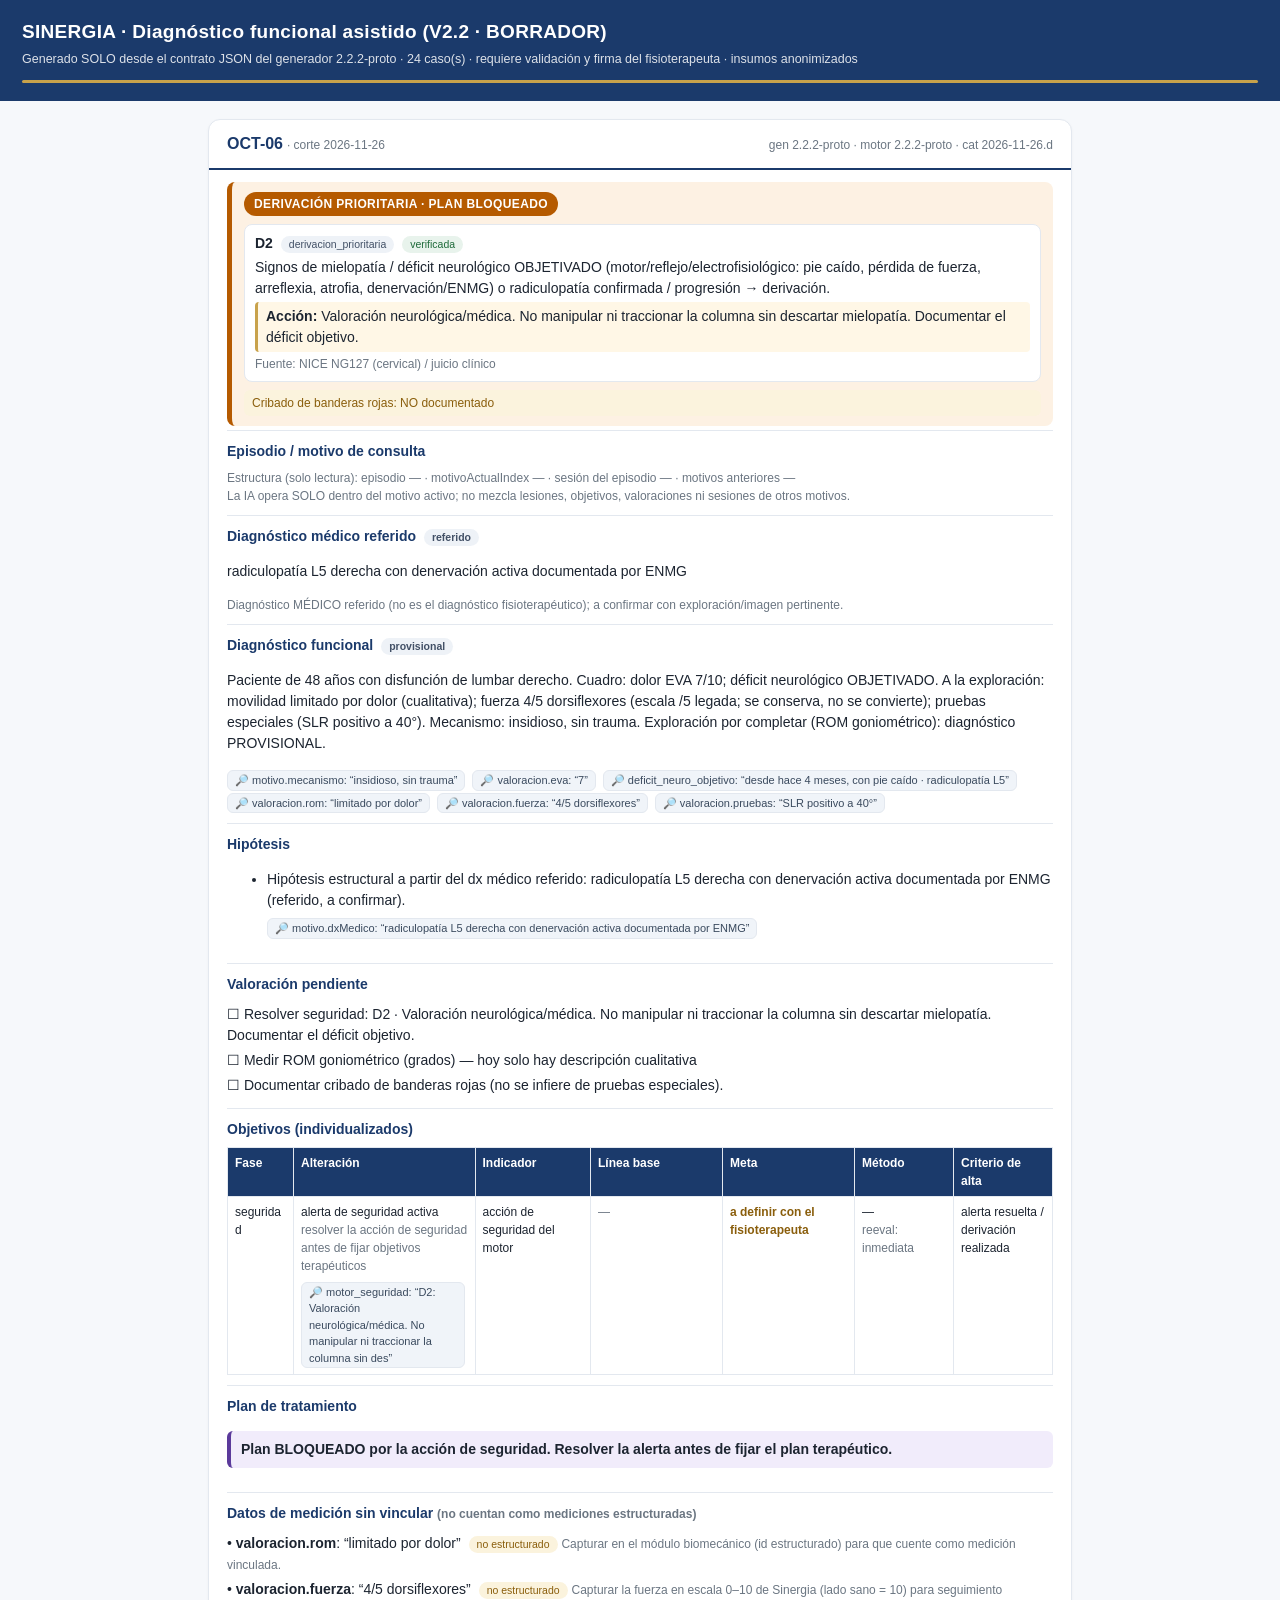
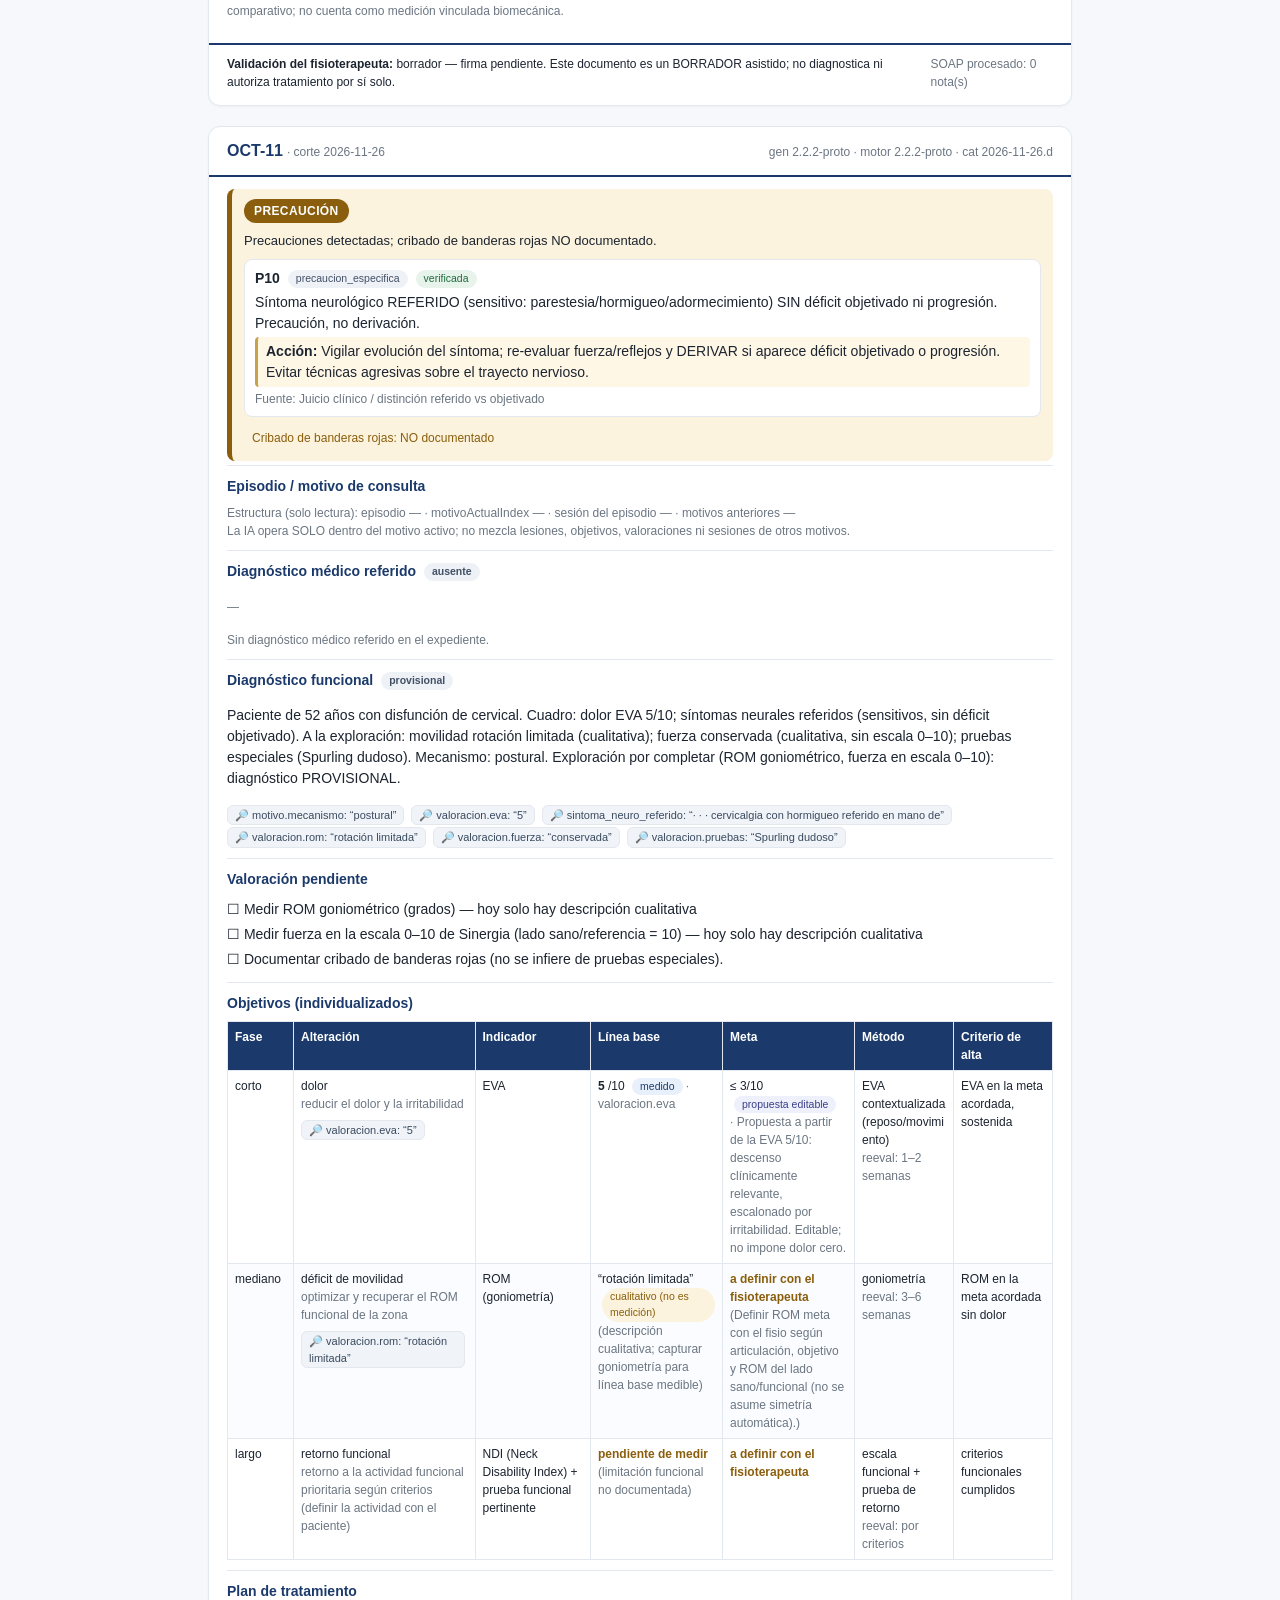
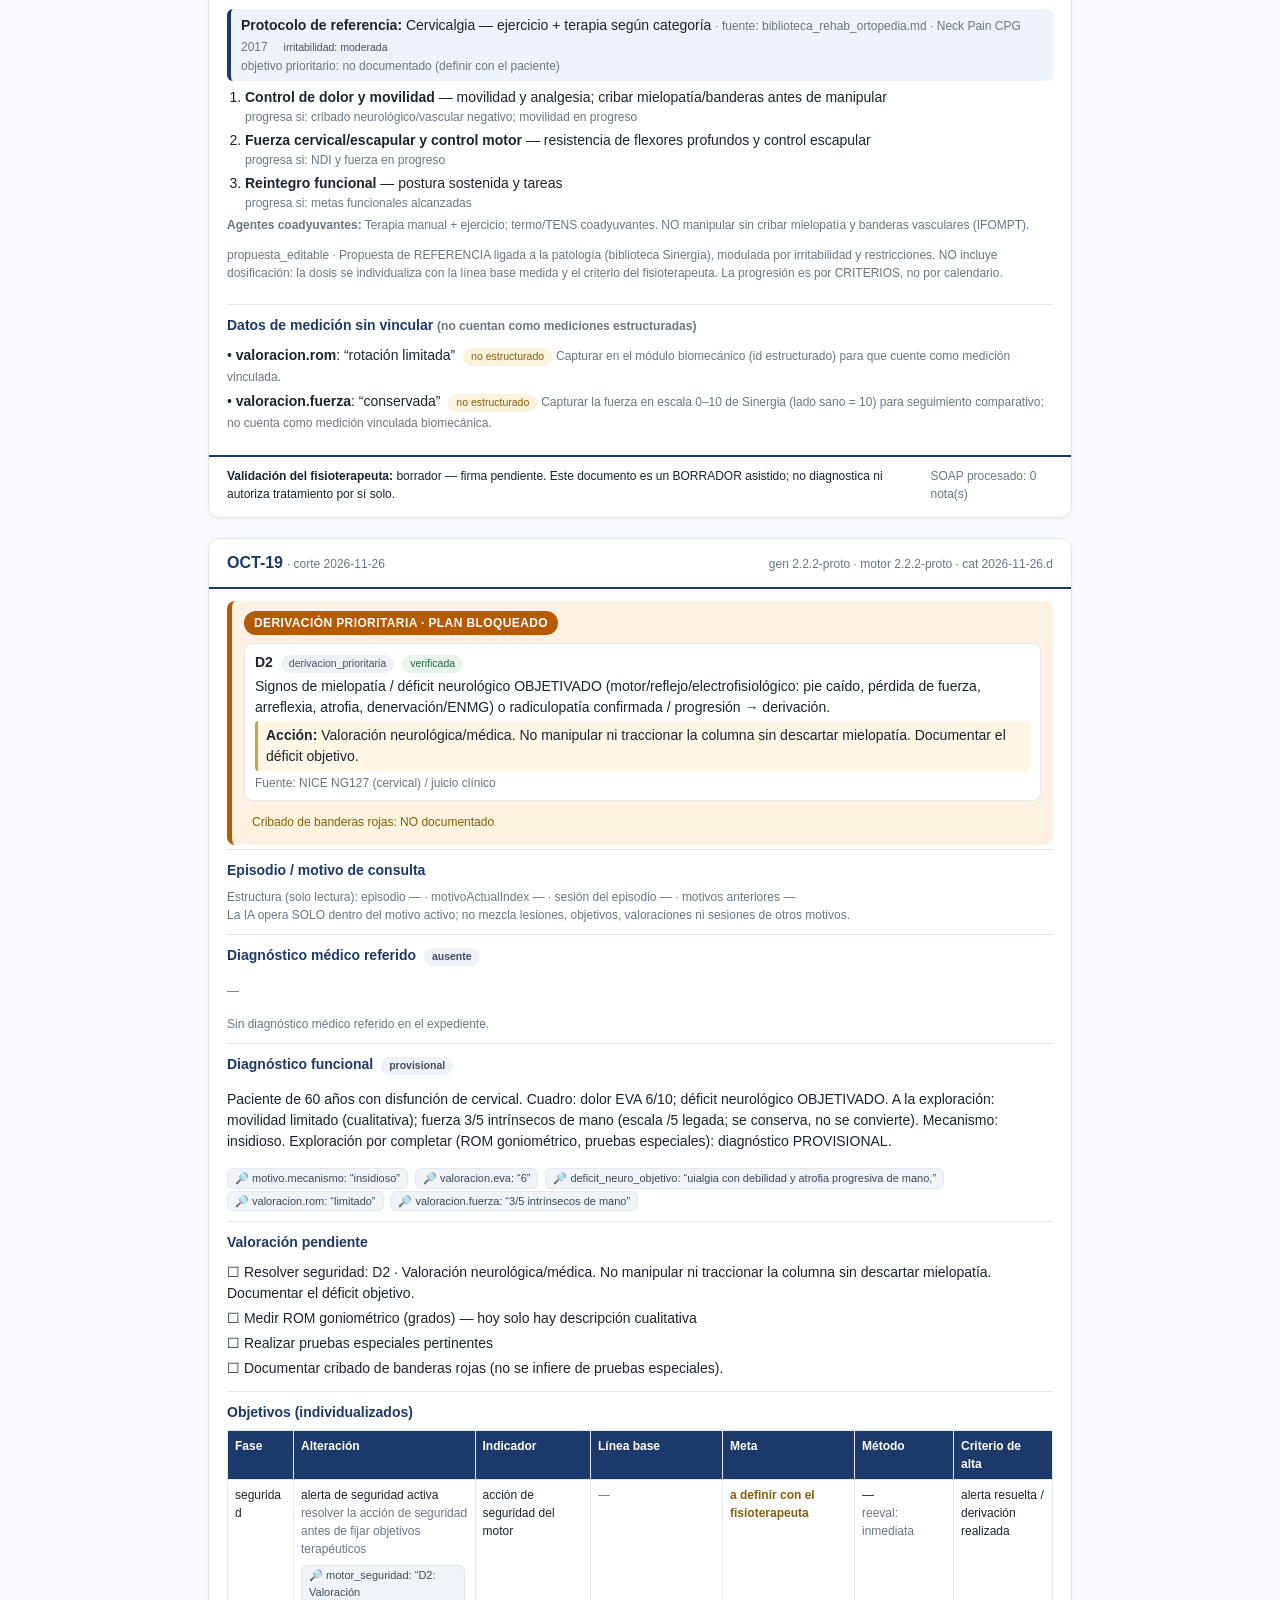
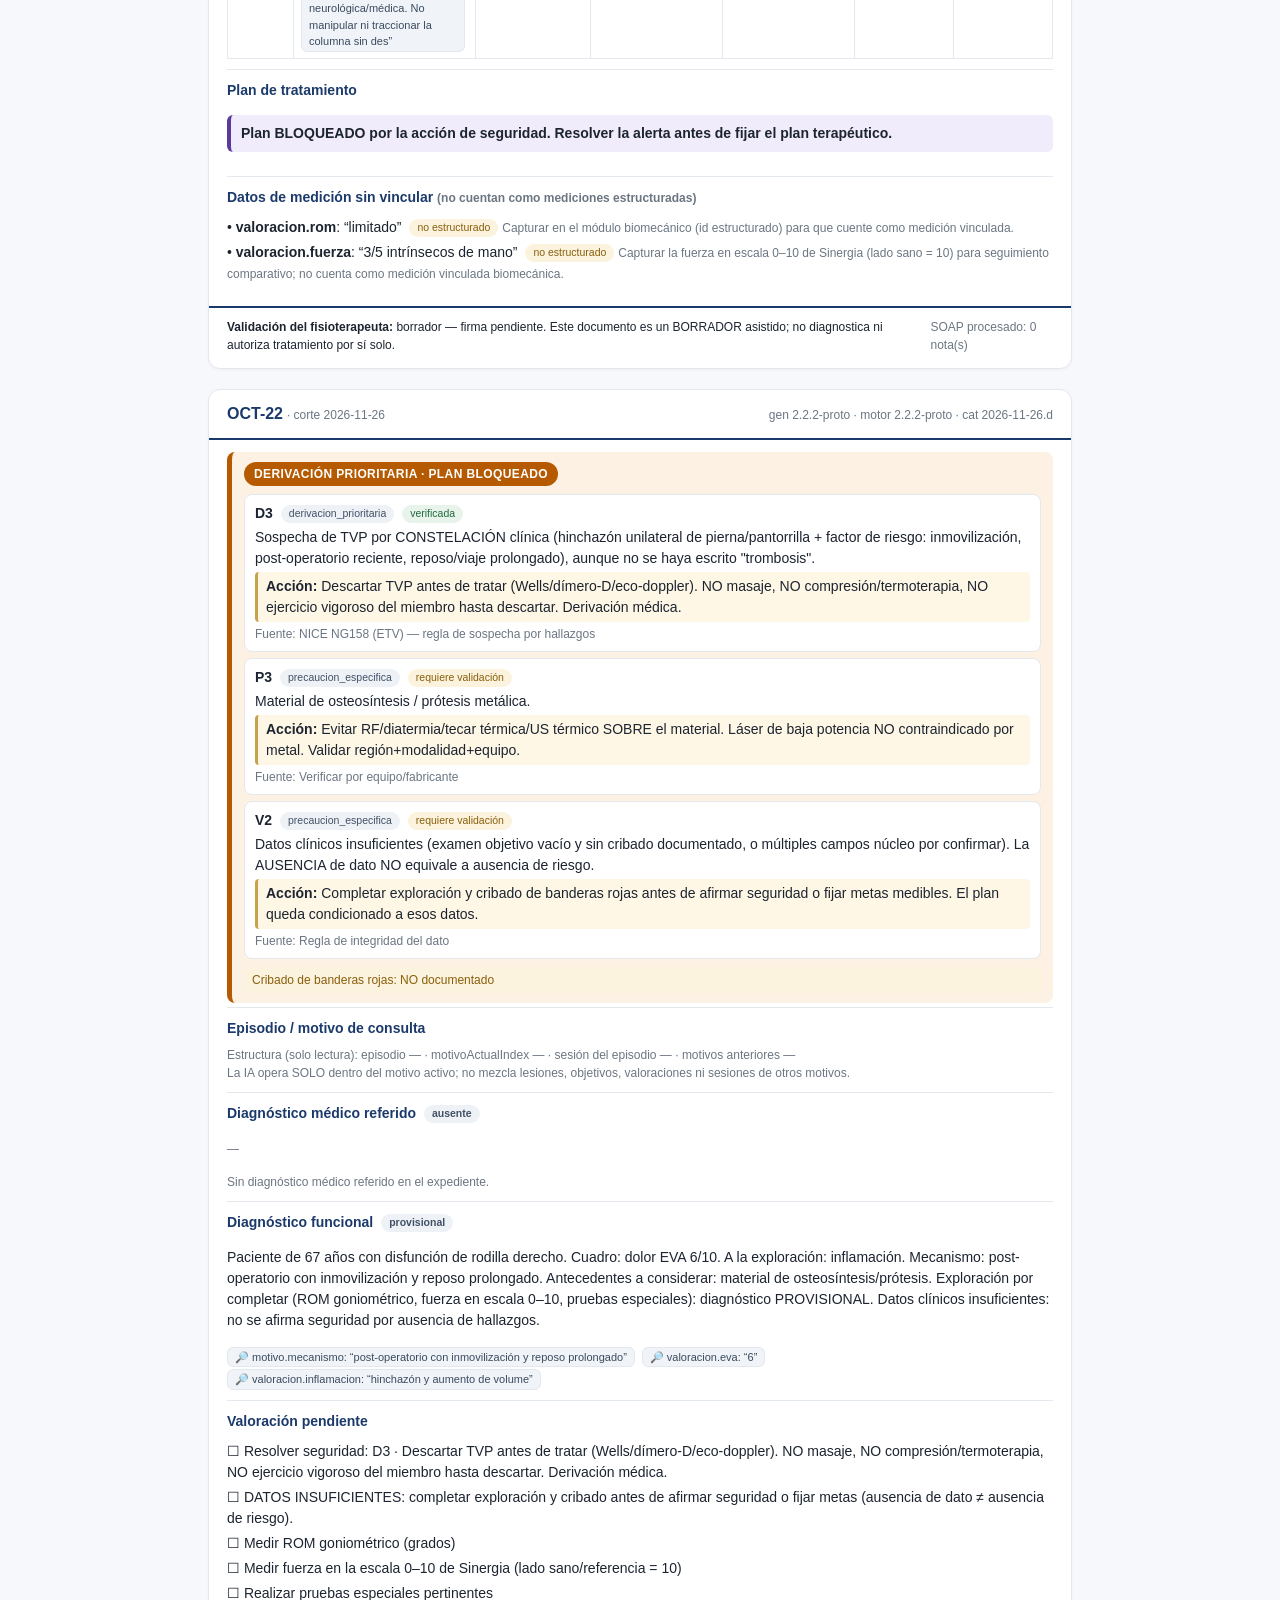
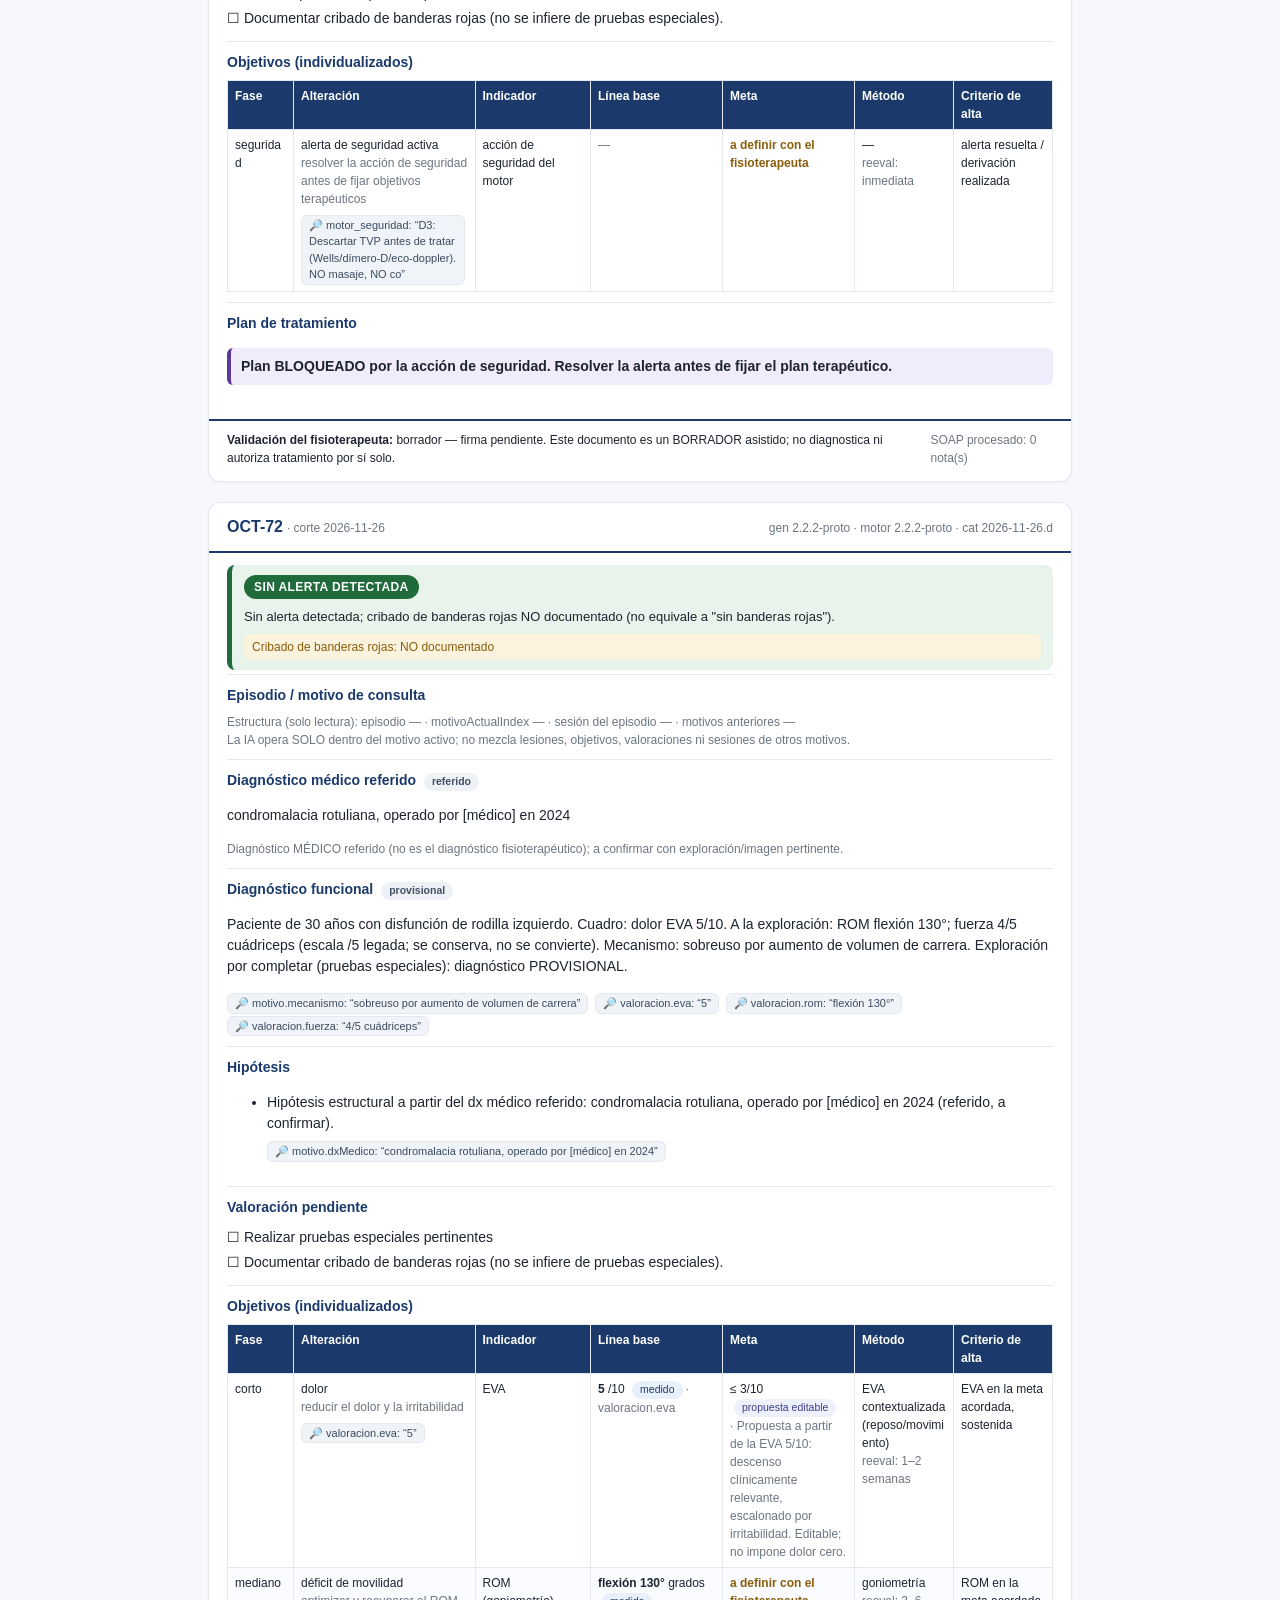
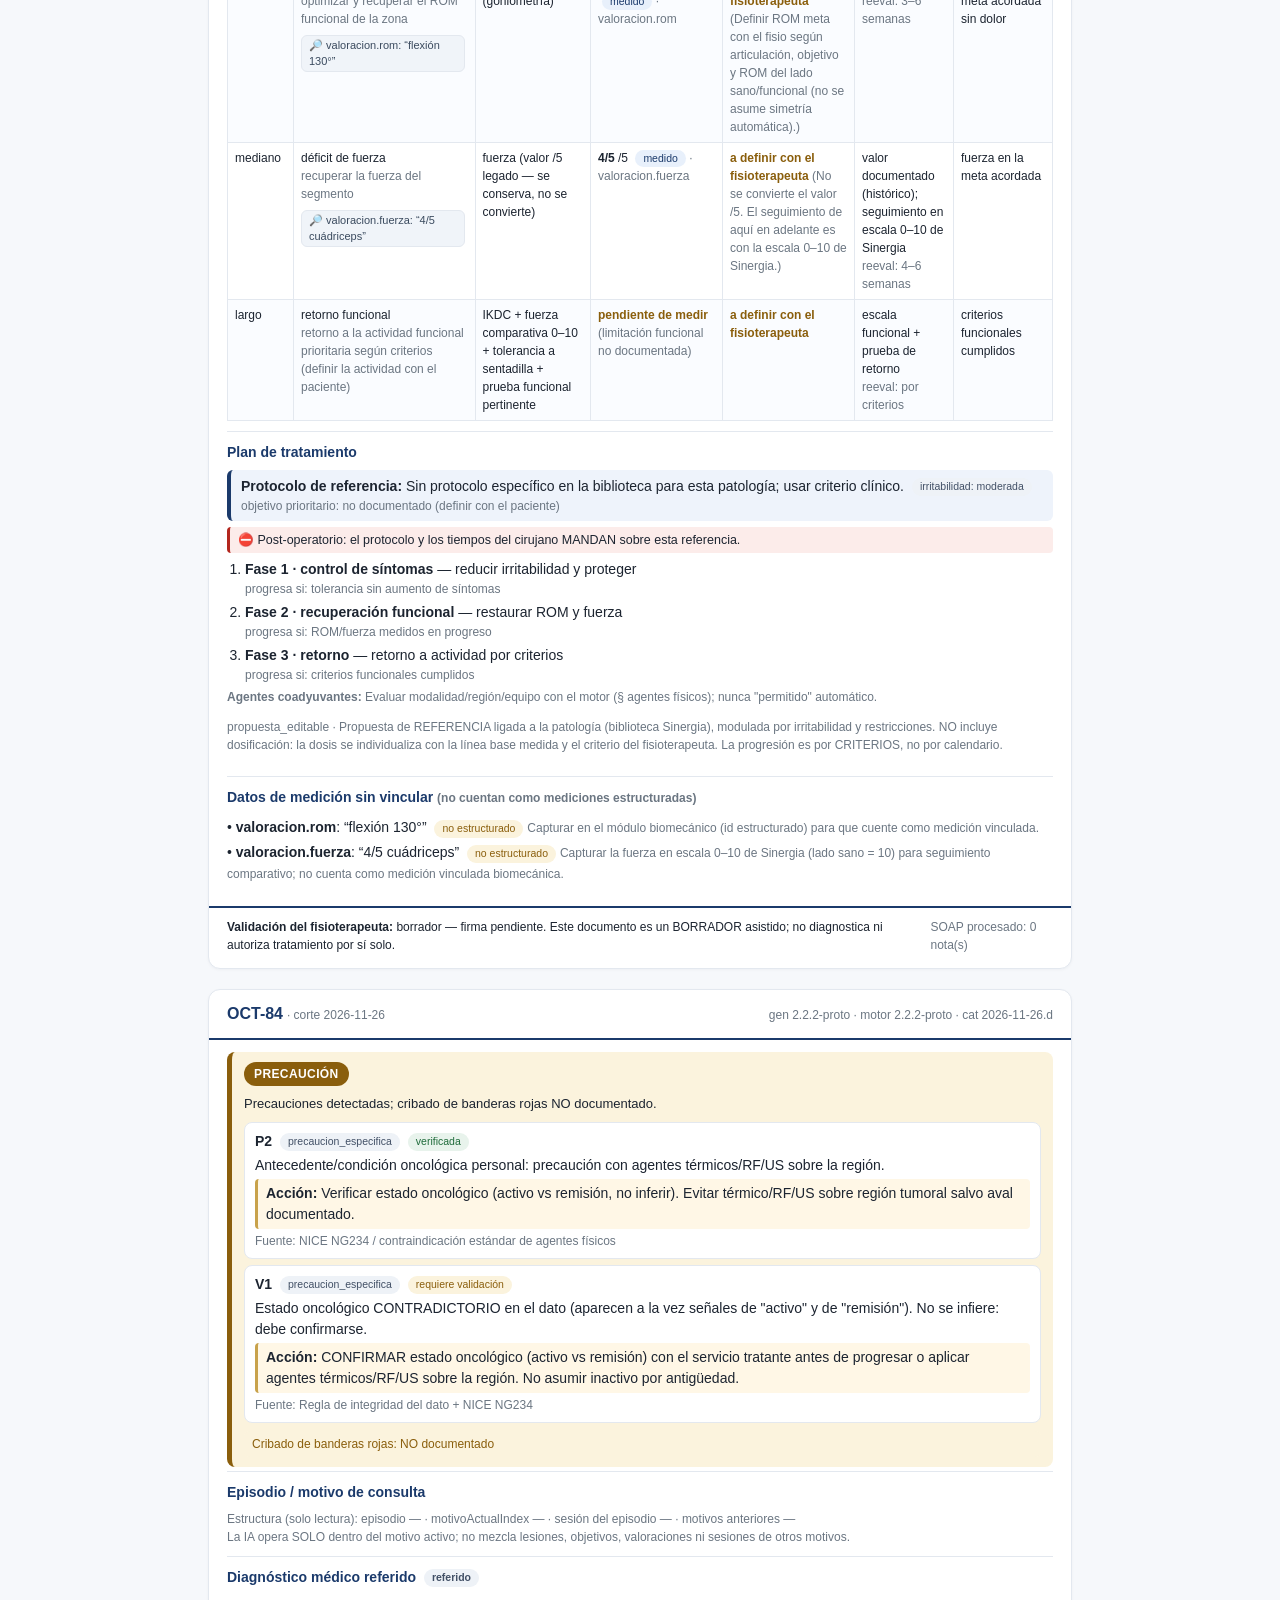
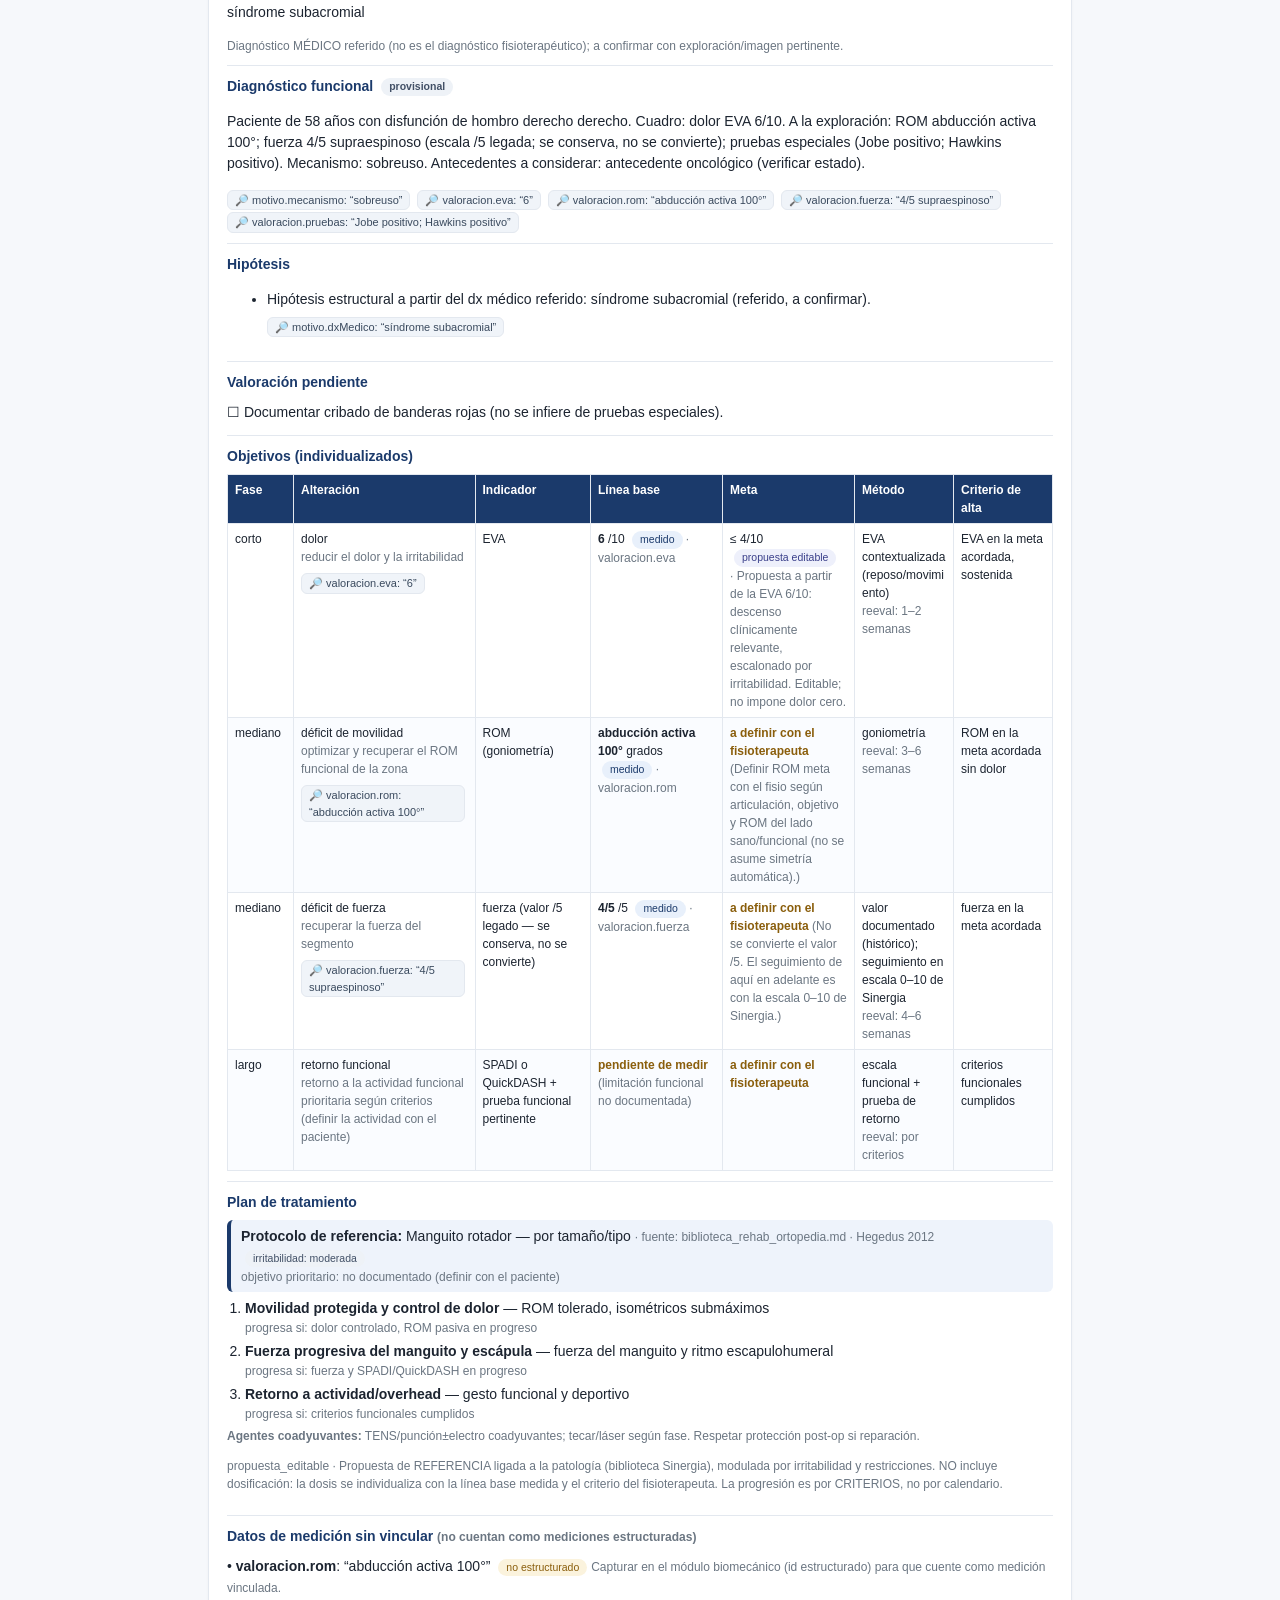
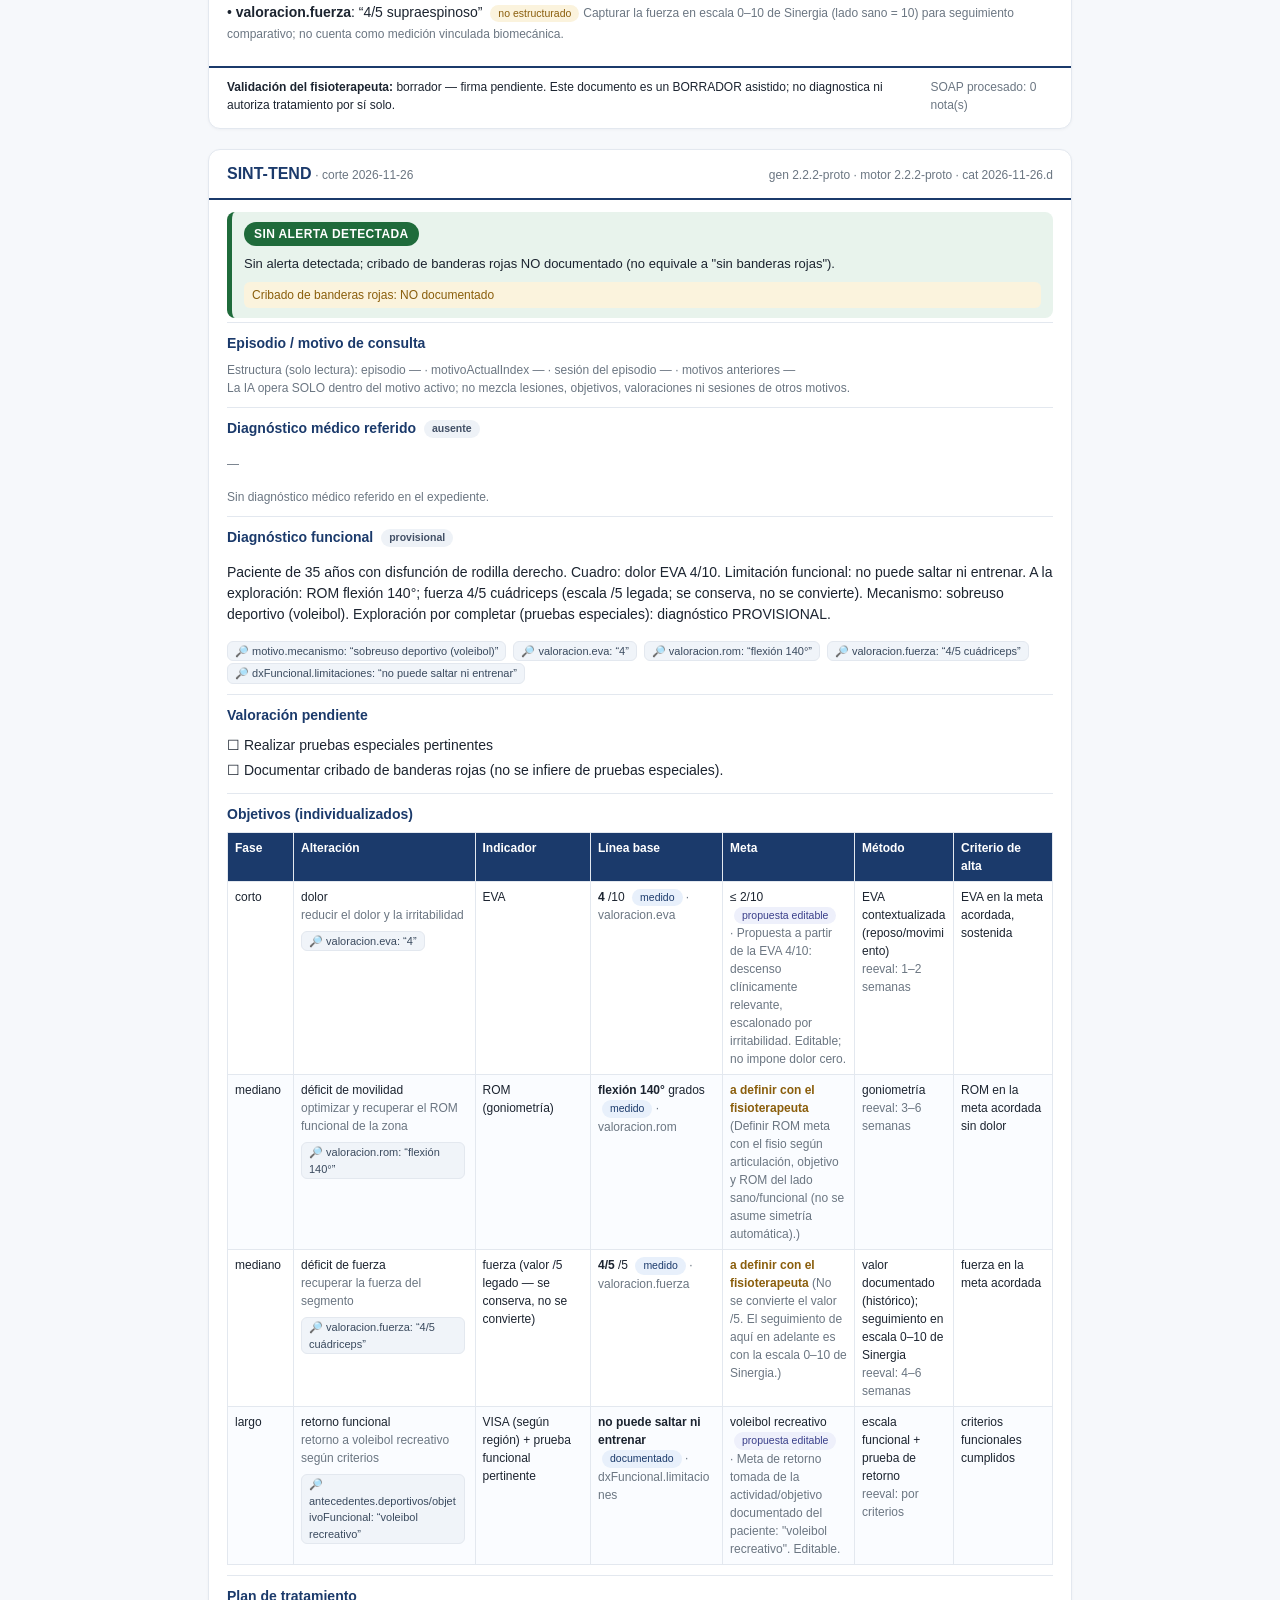
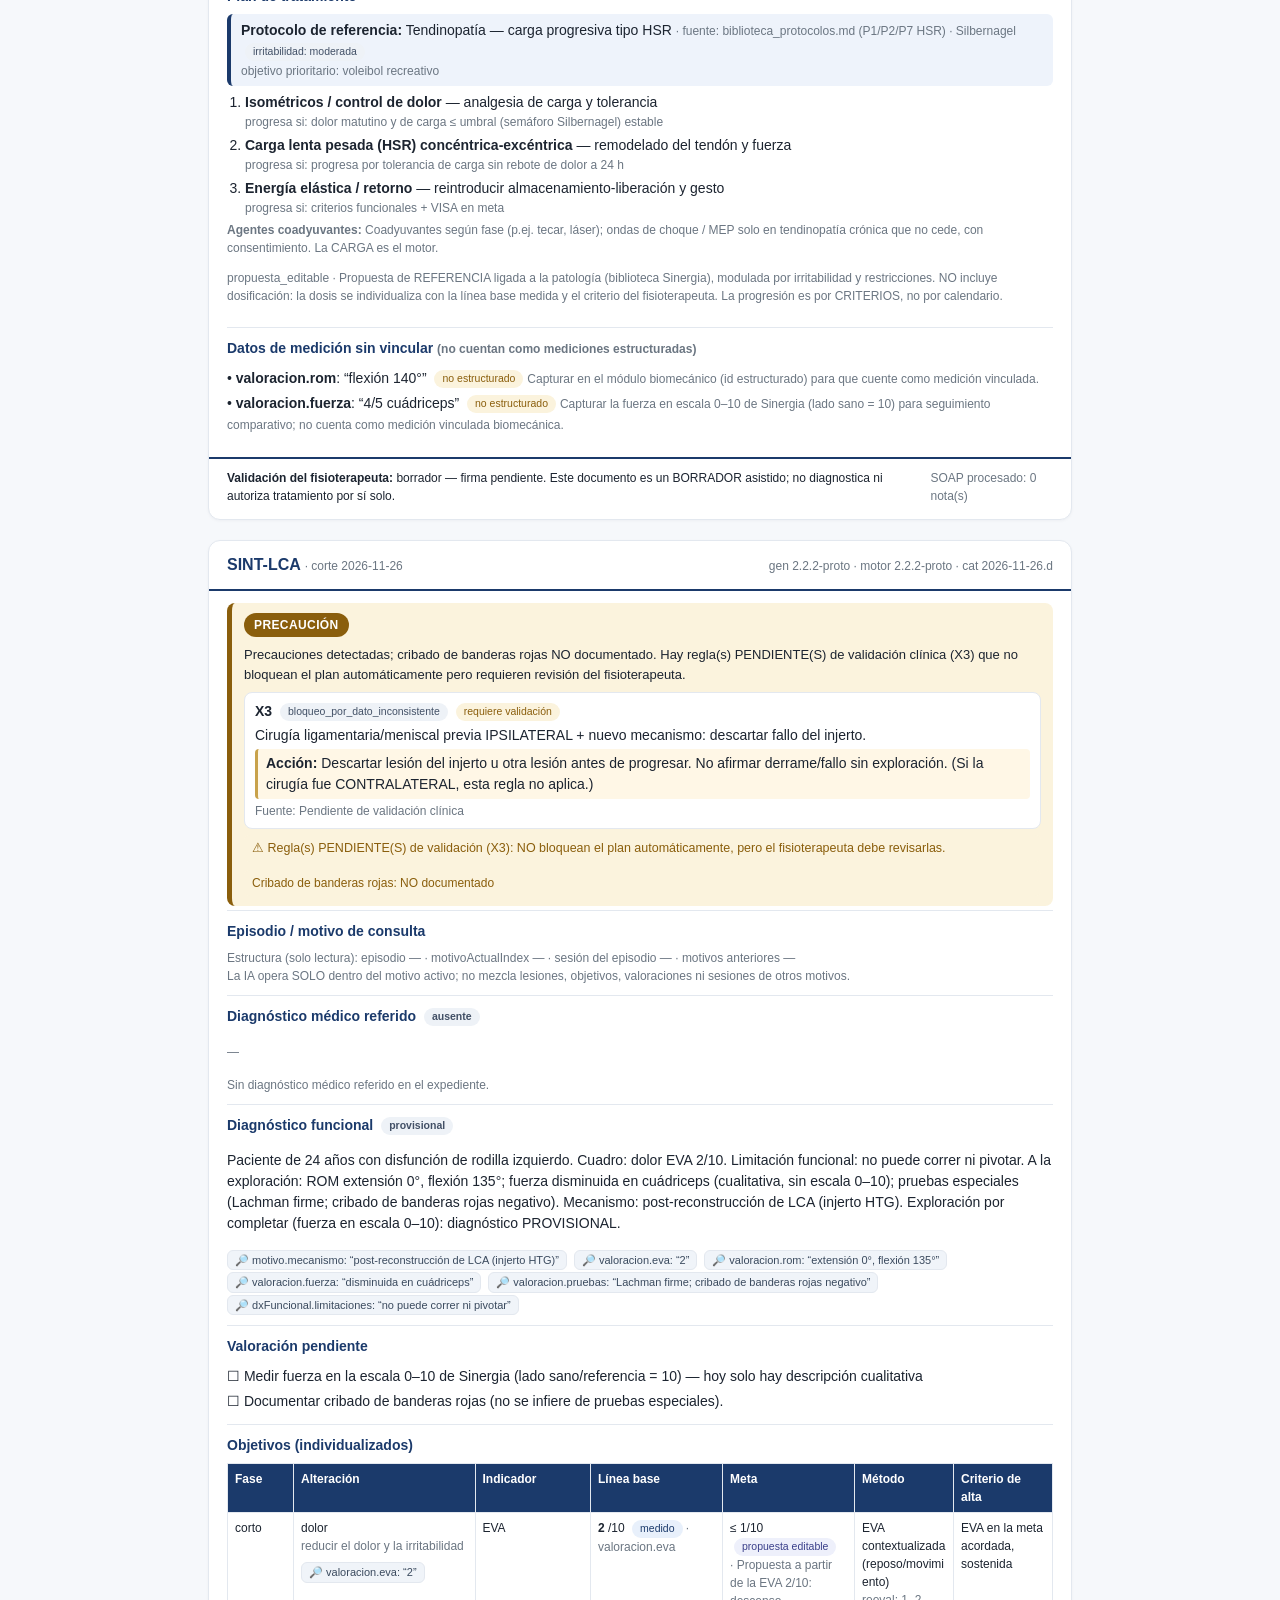
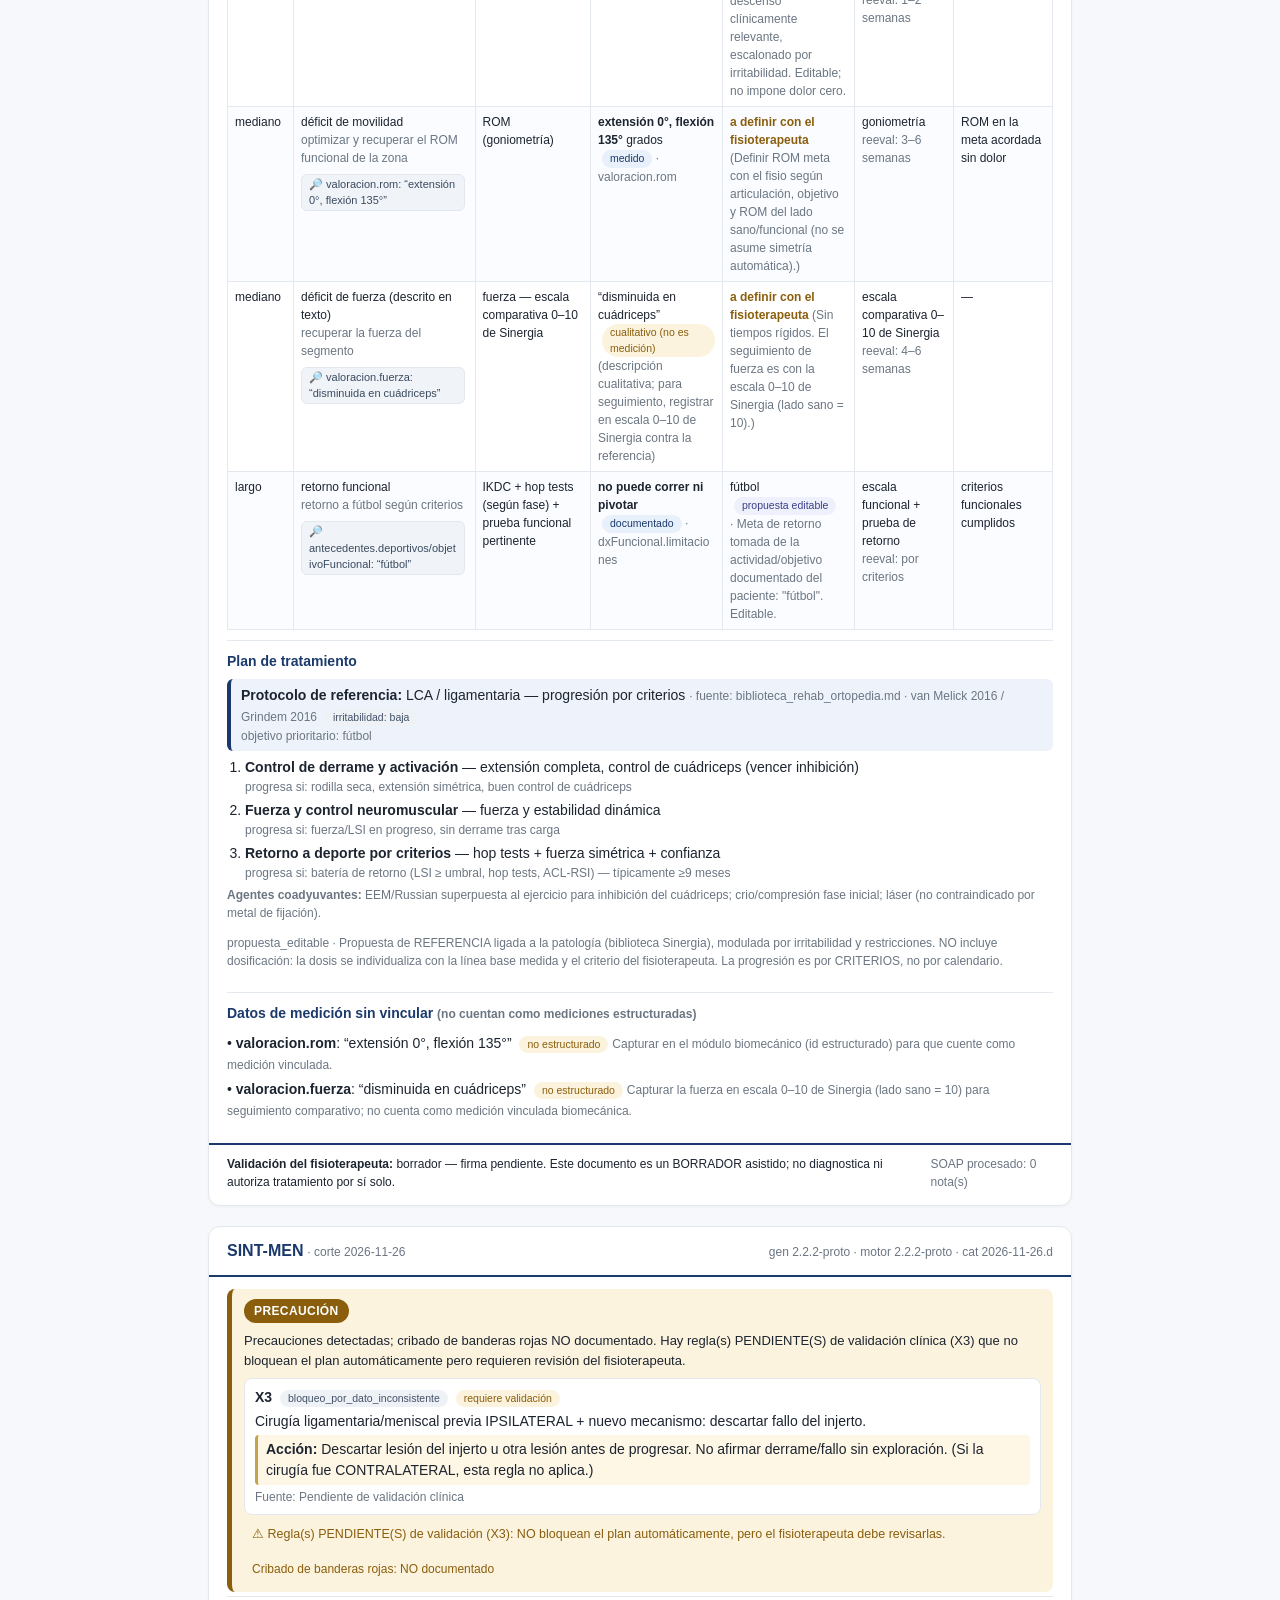
<file: v2_prototipo/datos/reporte_v22.html>
<!doctype html><html lang="es"><head><meta charset="utf-8"><meta name="viewport" content="width=device-width,initial-scale=1"><title>SINERGIA · Diagnóstico funcional asistido (V2.2 · BORRADOR)</title><style>:root{--navy:#1B3A6B;--gold:#C8A24B;--ink:#1c2430;--muted:#6b7682;--line:#e3e8ef;--bg:#f6f8fb}
*{box-sizing:border-box}body{margin:0;font:14px/1.5 -apple-system,Segoe UI,Roboto,Arial,sans-serif;color:var(--ink);background:var(--bg)}
.rep-head{background:var(--navy);color:#fff;padding:18px 22px}.rep-head h1{margin:0;font-size:19px;letter-spacing:.3px}.rep-head .sub{opacity:.85;font-size:12.5px;margin-top:3px}
.rep-head .rule{height:3px;background:var(--gold);margin-top:12px;border-radius:2px}
.wrap{max-width:900px;margin:0 auto;padding:18px}
.caso{background:#fff;border:1px solid var(--line);border-radius:12px;margin:0 0 20px;padding:0 18px 14px;overflow:hidden;box-shadow:0 1px 3px rgba(16,24,40,.04)}
.caso-head{display:flex;justify-content:space-between;align-items:baseline;padding:12px 0;border-bottom:2px solid var(--navy);margin:0 -18px 12px;padding-left:18px;padding-right:18px}
.ep{font-weight:700;color:var(--navy);font-size:16px}.ver{font-size:11px}
.sec{padding:10px 0;border-top:1px solid var(--line)}.sec:first-of-type{border-top:0}
.sec h3{margin:0 0 7px;font-size:14px;color:var(--navy)}
.seg{border-left:5px solid var(--sev);background:var(--sevbg);border-radius:8px;padding:10px 12px;margin:4px 0}
.seg-badge{display:inline-block;background:var(--sev);color:#fff;font-weight:700;font-size:12px;padding:3px 10px;border-radius:999px;letter-spacing:.4px}
.seg-nota{margin:8px 0 4px;font-size:13px}
.alertas{list-style:none;margin:8px 0 0;padding:0}.alertas li{background:#fff;border:1px solid var(--line);border-radius:8px;padding:8px 10px;margin:6px 0}
.a-fund{margin:3px 0}.a-acc{margin:3px 0;background:#fff7e6;border-left:3px solid var(--gold);padding:4px 8px;border-radius:4px}
.tag{display:inline-block;font-size:10.5px;background:#eef2f7;color:#425066;border-radius:999px;padding:1px 8px;margin-left:4px;vertical-align:middle}
.tag-ok{background:#e8f3ec;color:#1F6B3B}.tag-pend{background:#fbf3dd;color:#8A5E0C}.tag-prop{background:#eef0fb;color:#3a3f8a}.tag-med{background:#e8f0fb;color:#1B3A6B}
.cribado{margin-top:8px;font-size:12px;padding:4px 8px;border-radius:6px}.cribado.ok{background:#e8f3ec;color:#1F6B3B}.cribado.no{background:#fbf3dd;color:#8A5E0C}
.muted{color:var(--muted);font-size:12px}.pend{color:#8A5E0C;font-weight:600}
.evid{margin-top:5px}.evid-chip{display:inline-block;font-size:11px;background:#f0f4f9;border:1px solid var(--line);border-radius:6px;padding:1px 7px;margin:2px 3px 0 0;color:#3a4a5e}
.warn{background:#fbf3dd;border-radius:8px;padding:8px 12px}.bloq{background:#f1ecfb;border-left:4px solid #5B3A9B;padding:8px 10px;border-radius:6px;font-weight:600}
table{width:100%;border-collapse:collapse;font-size:12px;margin-top:4px;table-layout:fixed}th,td{border:1px solid var(--line);padding:6px 7px;text-align:left;vertical-align:top;overflow-wrap:break-word;word-break:break-word}th{background:var(--navy);color:#fff;font-weight:600}
tbody tr:nth-child(even){background:#fafcff}.med-tarea td{background:#fbf3dd;color:#8A5E0C}
.obj th:nth-child(1){width:8%}.obj th:nth-child(2){width:22%}.obj th:nth-child(3){width:14%}.obj th:nth-child(4){width:16%}.obj th:nth-child(5){width:16%}.obj th:nth-child(6){width:12%}.obj th:nth-child(7){width:12%}
.med th:nth-child(1){width:20%}
.chk{list-style:none;padding:0;margin:0}.chk li{padding:2px 0}
.fases{margin:4px 0 0;padding-left:18px}.fases li{margin:4px 0}
.seg-pend{margin:6px 0 2px;font-size:12.5px;color:#8A5E0C;background:#fbf3dd;border-radius:6px;padding:4px 8px}
.proto{background:#eef3fb;border-left:4px solid var(--navy);border-radius:6px;padding:6px 10px;margin:2px 0 6px}
.restr{list-style:none;margin:6px 0;padding:0}.restr li{background:#fcecea;border-left:3px solid #B3261E;border-radius:4px;padding:4px 8px;margin:3px 0;font-size:12.5px}
.caso-foot{border-top:2px solid var(--navy);margin:10px -18px 0;padding:10px 18px 0;display:flex;justify-content:space-between;gap:12px;font-size:12px}
@media print{body{background:#fff}.caso{box-shadow:none}.sec,.caso-head,.caso-foot,tr,li{break-inside:avoid}thead{display:table-header-group}tr{page-break-inside:avoid}}</style></head><body><div class="rep-head"><h1>SINERGIA · Diagnóstico funcional asistido (V2.2 · BORRADOR)</h1><div class="sub">Generado SOLO desde el contrato JSON del generador 2.2.2-proto · 24 caso(s) · requiere validación y firma del fisioterapeuta · insumos anonimizados</div><div class="rule"></div></div><div class="wrap"><article class="caso" data-episodio="OCT-06"><header class="caso-head"><div><span class="ep">OCT-06</span> <span class="muted">· corte 2026-11-26</span></div><div class="ver muted">gen 2.2.2-proto · motor 2.2.2-proto · cat 2026-11-26.d</div></header><section class="sec seg" style="--sev:#B55A00;--sevbg:#FDF1E3"><div class="seg-badge">DERIVACIÓN PRIORITARIA · PLAN BLOQUEADO</div><ul class="alertas"><li><b>D2</b> <span class="tag">derivacion_prioritaria</span> <span class="tag tag-ok">verificada</span><div class="a-fund">Signos de mielopatía / déficit neurológico OBJETIVADO (motor/reflejo/electrofisiológico: pie caído, pérdida de fuerza, arreflexia, atrofia, denervación/ENMG) o radiculopatía confirmada / progresión → derivación.</div><div class="a-acc"><b>Acción:</b> Valoración neurológica/médica. No manipular ni traccionar la columna sin descartar mielopatía. Documentar el déficit objetivo.</div><div class="muted">Fuente: NICE NG127 (cervical) / juicio clínico</div></li></ul><div class="cribado no">Cribado de banderas rojas: NO documentado</div></section><section class="sec"><h3>Episodio / motivo de consulta</h3><div class="muted">Estructura (solo lectura): episodio — · motivoActualIndex — · sesión del episodio — · motivos anteriores —</div><div class="muted">La IA opera SOLO dentro del motivo activo; no mezcla lesiones, objetivos, valoraciones ni sesiones de otros motivos.</div></section><section class="sec"><h3>Diagnóstico médico referido <span class="tag">referido</span></h3><p>radiculopatía L5 derecha con denervación activa documentada por ENMG</p><div class="muted">Diagnóstico MÉDICO referido (no es el diagnóstico fisioterapéutico); a confirmar con exploración/imagen pertinente.</div></section><section class="sec"><h3>Diagnóstico funcional <span class="tag">provisional</span></h3><p>Paciente de 48 años con disfunción de lumbar derecho. Cuadro: dolor EVA 7/10; déficit neurológico OBJETIVADO. A la exploración: movilidad limitado por dolor (cualitativa); fuerza 4/5 dorsiflexores (escala /5 legada; se conserva, no se convierte); pruebas especiales (SLR positivo a 40°). Mecanismo: insidioso, sin trauma. Exploración por completar (ROM goniométrico): diagnóstico PROVISIONAL.</p><div class="evid"><span class="evid-chip" title="evidencia">🔎 motivo.mecanismo: “insidioso, sin trauma”</span> <span class="evid-chip" title="evidencia">🔎 valoracion.eva: “7”</span> <span class="evid-chip" title="evidencia">🔎 deficit_neuro_objetivo: “desde hace 4 meses, con pie caído · radiculopatía L5”</span> <span class="evid-chip" title="evidencia">🔎 valoracion.rom: “limitado por dolor”</span> <span class="evid-chip" title="evidencia">🔎 valoracion.fuerza: “4/5 dorsiflexores”</span> <span class="evid-chip" title="evidencia">🔎 valoracion.pruebas: “SLR positivo a 40°”</span></div></section><section class="sec"><h3>Hipótesis</h3><ul><li>Hipótesis estructural a partir del dx médico referido: radiculopatía L5 derecha con denervación activa documentada por ENMG (referido, a confirmar).<div class="evid"><span class="evid-chip" title="evidencia">🔎 motivo.dxMedico: “radiculopatía L5 derecha con denervación activa documentada por ENMG”</span></div></li></ul></section><section class="sec"><h3>Valoración pendiente</h3><ul class="chk"><li>☐ Resolver seguridad: D2 · Valoración neurológica/médica. No manipular ni traccionar la columna sin descartar mielopatía. Documentar el déficit objetivo.</li><li>☐ Medir ROM goniométrico (grados) — hoy solo hay descripción cualitativa</li><li>☐ Documentar cribado de banderas rojas (no se infiere de pruebas especiales).</li></ul></section><section class="sec"><h3>Objetivos (individualizados)</h3><table class="obj"><thead><tr><th>Fase</th><th>Alteración</th><th>Indicador</th><th>Línea base</th><th>Meta</th><th>Método</th><th>Criterio de alta</th></tr></thead><tbody><tr><td>seguridad</td><td>alerta de seguridad activa<div class="muted">resolver la acción de seguridad antes de fijar objetivos terapéuticos</div><div class="evid"><span class="evid-chip" title="evidencia">🔎 motor_seguridad: “D2: Valoración neurológica/médica. No manipular ni traccionar la columna sin des”</span></div></td><td>acción de seguridad del motor</td><td><span class="muted">—</span></td><td><span class="pend">a definir con el fisioterapeuta</span></td><td>—<div class="muted">reeval: inmediata</div></td><td>alerta resuelta / derivación realizada</td></tr></tbody></table></section><section class="sec"><h3>Plan de tratamiento</h3><p class="bloq">Plan BLOQUEADO por la acción de seguridad. Resolver la alerta antes de fijar el plan terapéutico.</p></section><section class="sec"><h3>Datos de medición sin vincular <span class="muted">(no cuentan como mediciones estructuradas)</span></h3><ul class="chk"><li>• <b>valoracion.rom</b>: “limitado por dolor” <span class="tag tag-pend">no estructurado</span> <span class="muted">Capturar en el módulo biomecánico (id estructurado) para que cuente como medición vinculada.</span></li><li>• <b>valoracion.fuerza</b>: “4/5 dorsiflexores” <span class="tag tag-pend">no estructurado</span> <span class="muted">Capturar la fuerza en escala 0–10 de Sinergia (lado sano = 10) para seguimiento comparativo; no cuenta como medición vinculada biomecánica.</span></li></ul></section><footer class="caso-foot"><div><b>Validación del fisioterapeuta:</b> borrador — firma pendiente. Este documento es un BORRADOR asistido; no diagnostica ni autoriza tratamiento por sí solo.</div><div class="muted">SOAP procesado: 0 nota(s)</div></footer></article>
<article class="caso" data-episodio="OCT-11"><header class="caso-head"><div><span class="ep">OCT-11</span> <span class="muted">· corte 2026-11-26</span></div><div class="ver muted">gen 2.2.2-proto · motor 2.2.2-proto · cat 2026-11-26.d</div></header><section class="sec seg" style="--sev:#8A5E0C;--sevbg:#FBF3DD"><div class="seg-badge">PRECAUCIÓN</div><p class="seg-nota">Precauciones detectadas; cribado de banderas rojas NO documentado.</p><ul class="alertas"><li><b>P10</b> <span class="tag">precaucion_especifica</span> <span class="tag tag-ok">verificada</span><div class="a-fund">Síntoma neurológico REFERIDO (sensitivo: parestesia/hormigueo/adormecimiento) SIN déficit objetivado ni progresión. Precaución, no derivación.</div><div class="a-acc"><b>Acción:</b> Vigilar evolución del síntoma; re-evaluar fuerza/reflejos y DERIVAR si aparece déficit objetivado o progresión. Evitar técnicas agresivas sobre el trayecto nervioso.</div><div class="muted">Fuente: Juicio clínico / distinción referido vs objetivado</div></li></ul><div class="cribado no">Cribado de banderas rojas: NO documentado</div></section><section class="sec"><h3>Episodio / motivo de consulta</h3><div class="muted">Estructura (solo lectura): episodio — · motivoActualIndex — · sesión del episodio — · motivos anteriores —</div><div class="muted">La IA opera SOLO dentro del motivo activo; no mezcla lesiones, objetivos, valoraciones ni sesiones de otros motivos.</div></section><section class="sec"><h3>Diagnóstico médico referido <span class="tag">ausente</span></h3><p><span class="muted">—</span></p><div class="muted">Sin diagnóstico médico referido en el expediente.</div></section><section class="sec"><h3>Diagnóstico funcional <span class="tag">provisional</span></h3><p>Paciente de 52 años con disfunción de cervical. Cuadro: dolor EVA 5/10; síntomas neurales referidos (sensitivos, sin déficit objetivado). A la exploración: movilidad rotación limitada (cualitativa); fuerza conservada (cualitativa, sin escala 0–10); pruebas especiales (Spurling dudoso). Mecanismo: postural. Exploración por completar (ROM goniométrico, fuerza en escala 0–10): diagnóstico PROVISIONAL.</p><div class="evid"><span class="evid-chip" title="evidencia">🔎 motivo.mecanismo: “postural”</span> <span class="evid-chip" title="evidencia">🔎 valoracion.eva: “5”</span> <span class="evid-chip" title="evidencia">🔎 sintoma_neuro_referido: “·  ·  · cervicalgia con hormigueo referido en mano de”</span> <span class="evid-chip" title="evidencia">🔎 valoracion.rom: “rotación limitada”</span> <span class="evid-chip" title="evidencia">🔎 valoracion.fuerza: “conservada”</span> <span class="evid-chip" title="evidencia">🔎 valoracion.pruebas: “Spurling dudoso”</span></div></section><section class="sec"><h3>Valoración pendiente</h3><ul class="chk"><li>☐ Medir ROM goniométrico (grados) — hoy solo hay descripción cualitativa</li><li>☐ Medir fuerza en la escala 0–10 de Sinergia (lado sano/referencia = 10) — hoy solo hay descripción cualitativa</li><li>☐ Documentar cribado de banderas rojas (no se infiere de pruebas especiales).</li></ul></section><section class="sec"><h3>Objetivos (individualizados)</h3><table class="obj"><thead><tr><th>Fase</th><th>Alteración</th><th>Indicador</th><th>Línea base</th><th>Meta</th><th>Método</th><th>Criterio de alta</th></tr></thead><tbody><tr><td>corto</td><td>dolor<div class="muted">reducir el dolor y la irritabilidad</div><div class="evid"><span class="evid-chip" title="evidencia">🔎 valoracion.eva: “5”</span></div></td><td>EVA</td><td><b>5</b> /10 <span class="tag tag-med">medido</span> <span class="muted">· valoracion.eva</span></td><td>≤ 3/10 <span class="tag tag-prop">propuesta editable</span><div class="muted">· Propuesta a partir de la EVA 5/10: descenso clínicamente relevante, escalonado por irritabilidad. Editable; no impone dolor cero.</div></td><td>EVA contextualizada (reposo/movimiento)<div class="muted">reeval: 1–2 semanas</div></td><td>EVA en la meta acordada, sostenida</td></tr><tr><td>mediano</td><td>déficit de movilidad<div class="muted">optimizar y recuperar el ROM funcional de la zona</div><div class="evid"><span class="evid-chip" title="evidencia">🔎 valoracion.rom: “rotación limitada”</span></div></td><td>ROM (goniometría)</td><td>“rotación limitada” <span class="tag tag-pend">cualitativo (no es medición)</span> <span class="muted">(descripción cualitativa; capturar goniometría para línea base medible)</span></td><td><span class="pend">a definir con el fisioterapeuta</span> <span class="muted">(Definir ROM meta con el fisio según articulación, objetivo y ROM del lado sano/funcional (no se asume simetría automática).)</span></td><td>goniometría<div class="muted">reeval: 3–6 semanas</div></td><td>ROM en la meta acordada sin dolor</td></tr><tr><td>largo</td><td>retorno funcional<div class="muted">retorno a la actividad funcional prioritaria según criterios (definir la actividad con el paciente)</div></td><td>NDI (Neck Disability Index) + prueba funcional pertinente</td><td><span class="pend">pendiente de medir</span> <span class="muted">(limitación funcional no documentada)</span></td><td><span class="pend">a definir con el fisioterapeuta</span></td><td>escala funcional + prueba de retorno<div class="muted">reeval: por criterios</div></td><td>criterios funcionales cumplidos</td></tr></tbody></table></section><section class="sec"><h3>Plan de tratamiento</h3><div class="proto"><b>Protocolo de referencia:</b> Cervicalgia — ejercicio + terapia según categoría <span class="muted">· fuente: biblioteca_rehab_ortopedia.md · Neck Pain CPG 2017</span> <span class="tag">irritabilidad: moderada</span><div class="muted">objetivo prioritario: no documentado (definir con el paciente)</div></div><ol class="fases"><li><b>Control de dolor y movilidad</b> — movilidad y analgesia; cribar mielopatía/banderas antes de manipular<div class="muted">progresa si: cribado neurológico/vascular negativo; movilidad en progreso</div></li><li><b>Fuerza cervical/escapular y control motor</b> — resistencia de flexores profundos y control escapular<div class="muted">progresa si: NDI y fuerza en progreso</div></li><li><b>Reintegro funcional</b> — postura sostenida y tareas<div class="muted">progresa si: metas funcionales alcanzadas</div></li></ol><div class="muted"><b>Agentes coadyuvantes:</b> Terapia manual + ejercicio; termo/TENS coadyuvantes. NO manipular sin cribar mielopatía y banderas vasculares (IFOMPT).</div><p class="muted">propuesta_editable · Propuesta de REFERENCIA ligada a la patología (biblioteca Sinergia), modulada por irritabilidad y restricciones. NO incluye dosificación: la dosis se individualiza con la línea base medida y el criterio del fisioterapeuta. La progresión es por CRITERIOS, no por calendario.</p></section><section class="sec"><h3>Datos de medición sin vincular <span class="muted">(no cuentan como mediciones estructuradas)</span></h3><ul class="chk"><li>• <b>valoracion.rom</b>: “rotación limitada” <span class="tag tag-pend">no estructurado</span> <span class="muted">Capturar en el módulo biomecánico (id estructurado) para que cuente como medición vinculada.</span></li><li>• <b>valoracion.fuerza</b>: “conservada” <span class="tag tag-pend">no estructurado</span> <span class="muted">Capturar la fuerza en escala 0–10 de Sinergia (lado sano = 10) para seguimiento comparativo; no cuenta como medición vinculada biomecánica.</span></li></ul></section><footer class="caso-foot"><div><b>Validación del fisioterapeuta:</b> borrador — firma pendiente. Este documento es un BORRADOR asistido; no diagnostica ni autoriza tratamiento por sí solo.</div><div class="muted">SOAP procesado: 0 nota(s)</div></footer></article>
<article class="caso" data-episodio="OCT-19"><header class="caso-head"><div><span class="ep">OCT-19</span> <span class="muted">· corte 2026-11-26</span></div><div class="ver muted">gen 2.2.2-proto · motor 2.2.2-proto · cat 2026-11-26.d</div></header><section class="sec seg" style="--sev:#B55A00;--sevbg:#FDF1E3"><div class="seg-badge">DERIVACIÓN PRIORITARIA · PLAN BLOQUEADO</div><ul class="alertas"><li><b>D2</b> <span class="tag">derivacion_prioritaria</span> <span class="tag tag-ok">verificada</span><div class="a-fund">Signos de mielopatía / déficit neurológico OBJETIVADO (motor/reflejo/electrofisiológico: pie caído, pérdida de fuerza, arreflexia, atrofia, denervación/ENMG) o radiculopatía confirmada / progresión → derivación.</div><div class="a-acc"><b>Acción:</b> Valoración neurológica/médica. No manipular ni traccionar la columna sin descartar mielopatía. Documentar el déficit objetivo.</div><div class="muted">Fuente: NICE NG127 (cervical) / juicio clínico</div></li></ul><div class="cribado no">Cribado de banderas rojas: NO documentado</div></section><section class="sec"><h3>Episodio / motivo de consulta</h3><div class="muted">Estructura (solo lectura): episodio — · motivoActualIndex — · sesión del episodio — · motivos anteriores —</div><div class="muted">La IA opera SOLO dentro del motivo activo; no mezcla lesiones, objetivos, valoraciones ni sesiones de otros motivos.</div></section><section class="sec"><h3>Diagnóstico médico referido <span class="tag">ausente</span></h3><p><span class="muted">—</span></p><div class="muted">Sin diagnóstico médico referido en el expediente.</div></section><section class="sec"><h3>Diagnóstico funcional <span class="tag">provisional</span></h3><p>Paciente de 60 años con disfunción de cervical. Cuadro: dolor EVA 6/10; déficit neurológico OBJETIVADO. A la exploración: movilidad limitado (cualitativa); fuerza 3/5 intrínsecos de mano (escala /5 legada; se conserva, no se convierte). Mecanismo: insidioso. Exploración por completar (ROM goniométrico, pruebas especiales): diagnóstico PROVISIONAL.</p><div class="evid"><span class="evid-chip" title="evidencia">🔎 motivo.mecanismo: “insidioso”</span> <span class="evid-chip" title="evidencia">🔎 valoracion.eva: “6”</span> <span class="evid-chip" title="evidencia">🔎 deficit_neuro_objetivo: “uialgia con debilidad y atrofia progresiva de mano,”</span> <span class="evid-chip" title="evidencia">🔎 valoracion.rom: “limitado”</span> <span class="evid-chip" title="evidencia">🔎 valoracion.fuerza: “3/5 intrínsecos de mano”</span></div></section><section class="sec"><h3>Valoración pendiente</h3><ul class="chk"><li>☐ Resolver seguridad: D2 · Valoración neurológica/médica. No manipular ni traccionar la columna sin descartar mielopatía. Documentar el déficit objetivo.</li><li>☐ Medir ROM goniométrico (grados) — hoy solo hay descripción cualitativa</li><li>☐ Realizar pruebas especiales pertinentes</li><li>☐ Documentar cribado de banderas rojas (no se infiere de pruebas especiales).</li></ul></section><section class="sec"><h3>Objetivos (individualizados)</h3><table class="obj"><thead><tr><th>Fase</th><th>Alteración</th><th>Indicador</th><th>Línea base</th><th>Meta</th><th>Método</th><th>Criterio de alta</th></tr></thead><tbody><tr><td>seguridad</td><td>alerta de seguridad activa<div class="muted">resolver la acción de seguridad antes de fijar objetivos terapéuticos</div><div class="evid"><span class="evid-chip" title="evidencia">🔎 motor_seguridad: “D2: Valoración neurológica/médica. No manipular ni traccionar la columna sin des”</span></div></td><td>acción de seguridad del motor</td><td><span class="muted">—</span></td><td><span class="pend">a definir con el fisioterapeuta</span></td><td>—<div class="muted">reeval: inmediata</div></td><td>alerta resuelta / derivación realizada</td></tr></tbody></table></section><section class="sec"><h3>Plan de tratamiento</h3><p class="bloq">Plan BLOQUEADO por la acción de seguridad. Resolver la alerta antes de fijar el plan terapéutico.</p></section><section class="sec"><h3>Datos de medición sin vincular <span class="muted">(no cuentan como mediciones estructuradas)</span></h3><ul class="chk"><li>• <b>valoracion.rom</b>: “limitado” <span class="tag tag-pend">no estructurado</span> <span class="muted">Capturar en el módulo biomecánico (id estructurado) para que cuente como medición vinculada.</span></li><li>• <b>valoracion.fuerza</b>: “3/5 intrínsecos de mano” <span class="tag tag-pend">no estructurado</span> <span class="muted">Capturar la fuerza en escala 0–10 de Sinergia (lado sano = 10) para seguimiento comparativo; no cuenta como medición vinculada biomecánica.</span></li></ul></section><footer class="caso-foot"><div><b>Validación del fisioterapeuta:</b> borrador — firma pendiente. Este documento es un BORRADOR asistido; no diagnostica ni autoriza tratamiento por sí solo.</div><div class="muted">SOAP procesado: 0 nota(s)</div></footer></article>
<article class="caso" data-episodio="OCT-22"><header class="caso-head"><div><span class="ep">OCT-22</span> <span class="muted">· corte 2026-11-26</span></div><div class="ver muted">gen 2.2.2-proto · motor 2.2.2-proto · cat 2026-11-26.d</div></header><section class="sec seg" style="--sev:#B55A00;--sevbg:#FDF1E3"><div class="seg-badge">DERIVACIÓN PRIORITARIA · PLAN BLOQUEADO</div><ul class="alertas"><li><b>D3</b> <span class="tag">derivacion_prioritaria</span> <span class="tag tag-ok">verificada</span><div class="a-fund">Sospecha de TVP por CONSTELACIÓN clínica (hinchazón unilateral de pierna/pantorrilla + factor de riesgo: inmovilización, post-operatorio reciente, reposo/viaje prolongado), aunque no se haya escrito &quot;trombosis&quot;.</div><div class="a-acc"><b>Acción:</b> Descartar TVP antes de tratar (Wells/dímero-D/eco-doppler). NO masaje, NO compresión/termoterapia, NO ejercicio vigoroso del miembro hasta descartar. Derivación médica.</div><div class="muted">Fuente: NICE NG158 (ETV) — regla de sospecha por hallazgos</div></li><li><b>P3</b> <span class="tag">precaucion_especifica</span> <span class="tag tag-pend">requiere validación</span><div class="a-fund">Material de osteosíntesis / prótesis metálica.</div><div class="a-acc"><b>Acción:</b> Evitar RF/diatermia/tecar térmica/US térmico SOBRE el material. Láser de baja potencia NO contraindicado por metal. Validar región+modalidad+equipo.</div><div class="muted">Fuente: Verificar por equipo/fabricante</div></li><li><b>V2</b> <span class="tag">precaucion_especifica</span> <span class="tag tag-pend">requiere validación</span><div class="a-fund">Datos clínicos insuficientes (examen objetivo vacío y sin cribado documentado, o múltiples campos núcleo por confirmar). La AUSENCIA de dato NO equivale a ausencia de riesgo.</div><div class="a-acc"><b>Acción:</b> Completar exploración y cribado de banderas rojas antes de afirmar seguridad o fijar metas medibles. El plan queda condicionado a esos datos.</div><div class="muted">Fuente: Regla de integridad del dato</div></li></ul><div class="cribado no">Cribado de banderas rojas: NO documentado</div></section><section class="sec"><h3>Episodio / motivo de consulta</h3><div class="muted">Estructura (solo lectura): episodio — · motivoActualIndex — · sesión del episodio — · motivos anteriores —</div><div class="muted">La IA opera SOLO dentro del motivo activo; no mezcla lesiones, objetivos, valoraciones ni sesiones de otros motivos.</div></section><section class="sec"><h3>Diagnóstico médico referido <span class="tag">ausente</span></h3><p><span class="muted">—</span></p><div class="muted">Sin diagnóstico médico referido en el expediente.</div></section><section class="sec"><h3>Diagnóstico funcional <span class="tag">provisional</span></h3><p>Paciente de 67 años con disfunción de rodilla derecho. Cuadro: dolor EVA 6/10. A la exploración: inflamación. Mecanismo: post-operatorio con inmovilización y reposo prolongado. Antecedentes a considerar: material de osteosíntesis/prótesis. Exploración por completar (ROM goniométrico, fuerza en escala 0–10, pruebas especiales): diagnóstico PROVISIONAL. Datos clínicos insuficientes: no se afirma seguridad por ausencia de hallazgos.</p><div class="evid"><span class="evid-chip" title="evidencia">🔎 motivo.mecanismo: “post-operatorio con inmovilización y reposo prolongado”</span> <span class="evid-chip" title="evidencia">🔎 valoracion.eva: “6”</span> <span class="evid-chip" title="evidencia">🔎 valoracion.inflamacion: “hinchazón y aumento de volume”</span></div></section><section class="sec"><h3>Valoración pendiente</h3><ul class="chk"><li>☐ Resolver seguridad: D3 · Descartar TVP antes de tratar (Wells/dímero-D/eco-doppler). NO masaje, NO compresión/termoterapia, NO ejercicio vigoroso del miembro hasta descartar. Derivación médica.</li><li>☐ DATOS INSUFICIENTES: completar exploración y cribado antes de afirmar seguridad o fijar metas (ausencia de dato ≠ ausencia de riesgo).</li><li>☐ Medir ROM goniométrico (grados)</li><li>☐ Medir fuerza en la escala 0–10 de Sinergia (lado sano/referencia = 10)</li><li>☐ Realizar pruebas especiales pertinentes</li><li>☐ Documentar cribado de banderas rojas (no se infiere de pruebas especiales).</li></ul></section><section class="sec"><h3>Objetivos (individualizados)</h3><table class="obj"><thead><tr><th>Fase</th><th>Alteración</th><th>Indicador</th><th>Línea base</th><th>Meta</th><th>Método</th><th>Criterio de alta</th></tr></thead><tbody><tr><td>seguridad</td><td>alerta de seguridad activa<div class="muted">resolver la acción de seguridad antes de fijar objetivos terapéuticos</div><div class="evid"><span class="evid-chip" title="evidencia">🔎 motor_seguridad: “D3: Descartar TVP antes de tratar (Wells/dímero-D/eco-doppler). NO masaje, NO co”</span></div></td><td>acción de seguridad del motor</td><td><span class="muted">—</span></td><td><span class="pend">a definir con el fisioterapeuta</span></td><td>—<div class="muted">reeval: inmediata</div></td><td>alerta resuelta / derivación realizada</td></tr></tbody></table></section><section class="sec"><h3>Plan de tratamiento</h3><p class="bloq">Plan BLOQUEADO por la acción de seguridad. Resolver la alerta antes de fijar el plan terapéutico.</p></section><footer class="caso-foot"><div><b>Validación del fisioterapeuta:</b> borrador — firma pendiente. Este documento es un BORRADOR asistido; no diagnostica ni autoriza tratamiento por sí solo.</div><div class="muted">SOAP procesado: 0 nota(s)</div></footer></article>
<article class="caso" data-episodio="OCT-72"><header class="caso-head"><div><span class="ep">OCT-72</span> <span class="muted">· corte 2026-11-26</span></div><div class="ver muted">gen 2.2.2-proto · motor 2.2.2-proto · cat 2026-11-26.d</div></header><section class="sec seg" style="--sev:#1F6B3B;--sevbg:#E8F3EC"><div class="seg-badge">SIN ALERTA DETECTADA</div><p class="seg-nota">Sin alerta detectada; cribado de banderas rojas NO documentado (no equivale a &quot;sin banderas rojas&quot;).</p><div class="cribado no">Cribado de banderas rojas: NO documentado</div></section><section class="sec"><h3>Episodio / motivo de consulta</h3><div class="muted">Estructura (solo lectura): episodio — · motivoActualIndex — · sesión del episodio — · motivos anteriores —</div><div class="muted">La IA opera SOLO dentro del motivo activo; no mezcla lesiones, objetivos, valoraciones ni sesiones de otros motivos.</div></section><section class="sec"><h3>Diagnóstico médico referido <span class="tag">referido</span></h3><p>condromalacia rotuliana, operado por [médico] en 2024</p><div class="muted">Diagnóstico MÉDICO referido (no es el diagnóstico fisioterapéutico); a confirmar con exploración/imagen pertinente.</div></section><section class="sec"><h3>Diagnóstico funcional <span class="tag">provisional</span></h3><p>Paciente de 30 años con disfunción de rodilla izquierdo. Cuadro: dolor EVA 5/10. A la exploración: ROM flexión 130°; fuerza 4/5 cuádriceps (escala /5 legada; se conserva, no se convierte). Mecanismo: sobreuso por aumento de volumen de carrera. Exploración por completar (pruebas especiales): diagnóstico PROVISIONAL.</p><div class="evid"><span class="evid-chip" title="evidencia">🔎 motivo.mecanismo: “sobreuso por aumento de volumen de carrera”</span> <span class="evid-chip" title="evidencia">🔎 valoracion.eva: “5”</span> <span class="evid-chip" title="evidencia">🔎 valoracion.rom: “flexión 130°”</span> <span class="evid-chip" title="evidencia">🔎 valoracion.fuerza: “4/5 cuádriceps”</span></div></section><section class="sec"><h3>Hipótesis</h3><ul><li>Hipótesis estructural a partir del dx médico referido: condromalacia rotuliana, operado por [médico] en 2024 (referido, a confirmar).<div class="evid"><span class="evid-chip" title="evidencia">🔎 motivo.dxMedico: “condromalacia rotuliana, operado por [médico] en 2024”</span></div></li></ul></section><section class="sec"><h3>Valoración pendiente</h3><ul class="chk"><li>☐ Realizar pruebas especiales pertinentes</li><li>☐ Documentar cribado de banderas rojas (no se infiere de pruebas especiales).</li></ul></section><section class="sec"><h3>Objetivos (individualizados)</h3><table class="obj"><thead><tr><th>Fase</th><th>Alteración</th><th>Indicador</th><th>Línea base</th><th>Meta</th><th>Método</th><th>Criterio de alta</th></tr></thead><tbody><tr><td>corto</td><td>dolor<div class="muted">reducir el dolor y la irritabilidad</div><div class="evid"><span class="evid-chip" title="evidencia">🔎 valoracion.eva: “5”</span></div></td><td>EVA</td><td><b>5</b> /10 <span class="tag tag-med">medido</span> <span class="muted">· valoracion.eva</span></td><td>≤ 3/10 <span class="tag tag-prop">propuesta editable</span><div class="muted">· Propuesta a partir de la EVA 5/10: descenso clínicamente relevante, escalonado por irritabilidad. Editable; no impone dolor cero.</div></td><td>EVA contextualizada (reposo/movimiento)<div class="muted">reeval: 1–2 semanas</div></td><td>EVA en la meta acordada, sostenida</td></tr><tr><td>mediano</td><td>déficit de movilidad<div class="muted">optimizar y recuperar el ROM funcional de la zona</div><div class="evid"><span class="evid-chip" title="evidencia">🔎 valoracion.rom: “flexión 130°”</span></div></td><td>ROM (goniometría)</td><td><b>flexión 130°</b> grados <span class="tag tag-med">medido</span> <span class="muted">· valoracion.rom</span></td><td><span class="pend">a definir con el fisioterapeuta</span> <span class="muted">(Definir ROM meta con el fisio según articulación, objetivo y ROM del lado sano/funcional (no se asume simetría automática).)</span></td><td>goniometría<div class="muted">reeval: 3–6 semanas</div></td><td>ROM en la meta acordada sin dolor</td></tr><tr><td>mediano</td><td>déficit de fuerza<div class="muted">recuperar la fuerza del segmento</div><div class="evid"><span class="evid-chip" title="evidencia">🔎 valoracion.fuerza: “4/5 cuádriceps”</span></div></td><td>fuerza (valor /5 legado — se conserva, no se convierte)</td><td><b>4/5</b> /5 <span class="tag tag-med">medido</span> <span class="muted">· valoracion.fuerza</span></td><td><span class="pend">a definir con el fisioterapeuta</span> <span class="muted">(No se convierte el valor /5. El seguimiento de aquí en adelante es con la escala 0–10 de Sinergia.)</span></td><td>valor documentado (histórico); seguimiento en escala 0–10 de Sinergia<div class="muted">reeval: 4–6 semanas</div></td><td>fuerza en la meta acordada</td></tr><tr><td>largo</td><td>retorno funcional<div class="muted">retorno a la actividad funcional prioritaria según criterios (definir la actividad con el paciente)</div></td><td>IKDC + fuerza comparativa 0–10 + tolerancia a sentadilla + prueba funcional pertinente</td><td><span class="pend">pendiente de medir</span> <span class="muted">(limitación funcional no documentada)</span></td><td><span class="pend">a definir con el fisioterapeuta</span></td><td>escala funcional + prueba de retorno<div class="muted">reeval: por criterios</div></td><td>criterios funcionales cumplidos</td></tr></tbody></table></section><section class="sec"><h3>Plan de tratamiento</h3><div class="proto"><b>Protocolo de referencia:</b> Sin protocolo específico en la biblioteca para esta patología; usar criterio clínico. <span class="tag">irritabilidad: moderada</span><div class="muted">objetivo prioritario: no documentado (definir con el paciente)</div></div><ul class="restr"><li>⛔ Post-operatorio: el protocolo y los tiempos del cirujano MANDAN sobre esta referencia.</li></ul><ol class="fases"><li><b>Fase 1 · control de síntomas</b> — reducir irritabilidad y proteger<div class="muted">progresa si: tolerancia sin aumento de síntomas</div></li><li><b>Fase 2 · recuperación funcional</b> — restaurar ROM y fuerza<div class="muted">progresa si: ROM/fuerza medidos en progreso</div></li><li><b>Fase 3 · retorno</b> — retorno a actividad por criterios<div class="muted">progresa si: criterios funcionales cumplidos</div></li></ol><div class="muted"><b>Agentes coadyuvantes:</b> Evaluar modalidad/región/equipo con el motor (§ agentes físicos); nunca &quot;permitido&quot; automático.</div><p class="muted">propuesta_editable · Propuesta de REFERENCIA ligada a la patología (biblioteca Sinergia), modulada por irritabilidad y restricciones. NO incluye dosificación: la dosis se individualiza con la línea base medida y el criterio del fisioterapeuta. La progresión es por CRITERIOS, no por calendario.</p></section><section class="sec"><h3>Datos de medición sin vincular <span class="muted">(no cuentan como mediciones estructuradas)</span></h3><ul class="chk"><li>• <b>valoracion.rom</b>: “flexión 130°” <span class="tag tag-pend">no estructurado</span> <span class="muted">Capturar en el módulo biomecánico (id estructurado) para que cuente como medición vinculada.</span></li><li>• <b>valoracion.fuerza</b>: “4/5 cuádriceps” <span class="tag tag-pend">no estructurado</span> <span class="muted">Capturar la fuerza en escala 0–10 de Sinergia (lado sano = 10) para seguimiento comparativo; no cuenta como medición vinculada biomecánica.</span></li></ul></section><footer class="caso-foot"><div><b>Validación del fisioterapeuta:</b> borrador — firma pendiente. Este documento es un BORRADOR asistido; no diagnostica ni autoriza tratamiento por sí solo.</div><div class="muted">SOAP procesado: 0 nota(s)</div></footer></article>
<article class="caso" data-episodio="OCT-84"><header class="caso-head"><div><span class="ep">OCT-84</span> <span class="muted">· corte 2026-11-26</span></div><div class="ver muted">gen 2.2.2-proto · motor 2.2.2-proto · cat 2026-11-26.d</div></header><section class="sec seg" style="--sev:#8A5E0C;--sevbg:#FBF3DD"><div class="seg-badge">PRECAUCIÓN</div><p class="seg-nota">Precauciones detectadas; cribado de banderas rojas NO documentado.</p><ul class="alertas"><li><b>P2</b> <span class="tag">precaucion_especifica</span> <span class="tag tag-ok">verificada</span><div class="a-fund">Antecedente/condición oncológica personal: precaución con agentes térmicos/RF/US sobre la región.</div><div class="a-acc"><b>Acción:</b> Verificar estado oncológico (activo vs remisión, no inferir). Evitar térmico/RF/US sobre región tumoral salvo aval documentado.</div><div class="muted">Fuente: NICE NG234 / contraindicación estándar de agentes físicos</div></li><li><b>V1</b> <span class="tag">precaucion_especifica</span> <span class="tag tag-pend">requiere validación</span><div class="a-fund">Estado oncológico CONTRADICTORIO en el dato (aparecen a la vez señales de &quot;activo&quot; y de &quot;remisión&quot;). No se infiere: debe confirmarse.</div><div class="a-acc"><b>Acción:</b> CONFIRMAR estado oncológico (activo vs remisión) con el servicio tratante antes de progresar o aplicar agentes térmicos/RF/US sobre la región. No asumir inactivo por antigüedad.</div><div class="muted">Fuente: Regla de integridad del dato + NICE NG234</div></li></ul><div class="cribado no">Cribado de banderas rojas: NO documentado</div></section><section class="sec"><h3>Episodio / motivo de consulta</h3><div class="muted">Estructura (solo lectura): episodio — · motivoActualIndex — · sesión del episodio — · motivos anteriores —</div><div class="muted">La IA opera SOLO dentro del motivo activo; no mezcla lesiones, objetivos, valoraciones ni sesiones de otros motivos.</div></section><section class="sec"><h3>Diagnóstico médico referido <span class="tag">referido</span></h3><p>síndrome subacromial</p><div class="muted">Diagnóstico MÉDICO referido (no es el diagnóstico fisioterapéutico); a confirmar con exploración/imagen pertinente.</div></section><section class="sec"><h3>Diagnóstico funcional <span class="tag">provisional</span></h3><p>Paciente de 58 años con disfunción de hombro derecho derecho. Cuadro: dolor EVA 6/10. A la exploración: ROM abducción activa 100°; fuerza 4/5 supraespinoso (escala /5 legada; se conserva, no se convierte); pruebas especiales (Jobe positivo; Hawkins positivo). Mecanismo: sobreuso. Antecedentes a considerar: antecedente oncológico (verificar estado).</p><div class="evid"><span class="evid-chip" title="evidencia">🔎 motivo.mecanismo: “sobreuso”</span> <span class="evid-chip" title="evidencia">🔎 valoracion.eva: “6”</span> <span class="evid-chip" title="evidencia">🔎 valoracion.rom: “abducción activa 100°”</span> <span class="evid-chip" title="evidencia">🔎 valoracion.fuerza: “4/5 supraespinoso”</span> <span class="evid-chip" title="evidencia">🔎 valoracion.pruebas: “Jobe positivo; Hawkins positivo”</span></div></section><section class="sec"><h3>Hipótesis</h3><ul><li>Hipótesis estructural a partir del dx médico referido: síndrome subacromial (referido, a confirmar).<div class="evid"><span class="evid-chip" title="evidencia">🔎 motivo.dxMedico: “síndrome subacromial”</span></div></li></ul></section><section class="sec"><h3>Valoración pendiente</h3><ul class="chk"><li>☐ Documentar cribado de banderas rojas (no se infiere de pruebas especiales).</li></ul></section><section class="sec"><h3>Objetivos (individualizados)</h3><table class="obj"><thead><tr><th>Fase</th><th>Alteración</th><th>Indicador</th><th>Línea base</th><th>Meta</th><th>Método</th><th>Criterio de alta</th></tr></thead><tbody><tr><td>corto</td><td>dolor<div class="muted">reducir el dolor y la irritabilidad</div><div class="evid"><span class="evid-chip" title="evidencia">🔎 valoracion.eva: “6”</span></div></td><td>EVA</td><td><b>6</b> /10 <span class="tag tag-med">medido</span> <span class="muted">· valoracion.eva</span></td><td>≤ 4/10 <span class="tag tag-prop">propuesta editable</span><div class="muted">· Propuesta a partir de la EVA 6/10: descenso clínicamente relevante, escalonado por irritabilidad. Editable; no impone dolor cero.</div></td><td>EVA contextualizada (reposo/movimiento)<div class="muted">reeval: 1–2 semanas</div></td><td>EVA en la meta acordada, sostenida</td></tr><tr><td>mediano</td><td>déficit de movilidad<div class="muted">optimizar y recuperar el ROM funcional de la zona</div><div class="evid"><span class="evid-chip" title="evidencia">🔎 valoracion.rom: “abducción activa 100°”</span></div></td><td>ROM (goniometría)</td><td><b>abducción activa 100°</b> grados <span class="tag tag-med">medido</span> <span class="muted">· valoracion.rom</span></td><td><span class="pend">a definir con el fisioterapeuta</span> <span class="muted">(Definir ROM meta con el fisio según articulación, objetivo y ROM del lado sano/funcional (no se asume simetría automática).)</span></td><td>goniometría<div class="muted">reeval: 3–6 semanas</div></td><td>ROM en la meta acordada sin dolor</td></tr><tr><td>mediano</td><td>déficit de fuerza<div class="muted">recuperar la fuerza del segmento</div><div class="evid"><span class="evid-chip" title="evidencia">🔎 valoracion.fuerza: “4/5 supraespinoso”</span></div></td><td>fuerza (valor /5 legado — se conserva, no se convierte)</td><td><b>4/5</b> /5 <span class="tag tag-med">medido</span> <span class="muted">· valoracion.fuerza</span></td><td><span class="pend">a definir con el fisioterapeuta</span> <span class="muted">(No se convierte el valor /5. El seguimiento de aquí en adelante es con la escala 0–10 de Sinergia.)</span></td><td>valor documentado (histórico); seguimiento en escala 0–10 de Sinergia<div class="muted">reeval: 4–6 semanas</div></td><td>fuerza en la meta acordada</td></tr><tr><td>largo</td><td>retorno funcional<div class="muted">retorno a la actividad funcional prioritaria según criterios (definir la actividad con el paciente)</div></td><td>SPADI o QuickDASH + prueba funcional pertinente</td><td><span class="pend">pendiente de medir</span> <span class="muted">(limitación funcional no documentada)</span></td><td><span class="pend">a definir con el fisioterapeuta</span></td><td>escala funcional + prueba de retorno<div class="muted">reeval: por criterios</div></td><td>criterios funcionales cumplidos</td></tr></tbody></table></section><section class="sec"><h3>Plan de tratamiento</h3><div class="proto"><b>Protocolo de referencia:</b> Manguito rotador — por tamaño/tipo <span class="muted">· fuente: biblioteca_rehab_ortopedia.md · Hegedus 2012</span> <span class="tag">irritabilidad: moderada</span><div class="muted">objetivo prioritario: no documentado (definir con el paciente)</div></div><ol class="fases"><li><b>Movilidad protegida y control de dolor</b> — ROM tolerado, isométricos submáximos<div class="muted">progresa si: dolor controlado, ROM pasiva en progreso</div></li><li><b>Fuerza progresiva del manguito y escápula</b> — fuerza del manguito y ritmo escapulohumeral<div class="muted">progresa si: fuerza y SPADI/QuickDASH en progreso</div></li><li><b>Retorno a actividad/overhead</b> — gesto funcional y deportivo<div class="muted">progresa si: criterios funcionales cumplidos</div></li></ol><div class="muted"><b>Agentes coadyuvantes:</b> TENS/punción±electro coadyuvantes; tecar/láser según fase. Respetar protección post-op si reparación.</div><p class="muted">propuesta_editable · Propuesta de REFERENCIA ligada a la patología (biblioteca Sinergia), modulada por irritabilidad y restricciones. NO incluye dosificación: la dosis se individualiza con la línea base medida y el criterio del fisioterapeuta. La progresión es por CRITERIOS, no por calendario.</p></section><section class="sec"><h3>Datos de medición sin vincular <span class="muted">(no cuentan como mediciones estructuradas)</span></h3><ul class="chk"><li>• <b>valoracion.rom</b>: “abducción activa 100°” <span class="tag tag-pend">no estructurado</span> <span class="muted">Capturar en el módulo biomecánico (id estructurado) para que cuente como medición vinculada.</span></li><li>• <b>valoracion.fuerza</b>: “4/5 supraespinoso” <span class="tag tag-pend">no estructurado</span> <span class="muted">Capturar la fuerza en escala 0–10 de Sinergia (lado sano = 10) para seguimiento comparativo; no cuenta como medición vinculada biomecánica.</span></li></ul></section><footer class="caso-foot"><div><b>Validación del fisioterapeuta:</b> borrador — firma pendiente. Este documento es un BORRADOR asistido; no diagnostica ni autoriza tratamiento por sí solo.</div><div class="muted">SOAP procesado: 0 nota(s)</div></footer></article>
<article class="caso" data-episodio="SINT-TEND"><header class="caso-head"><div><span class="ep">SINT-TEND</span> <span class="muted">· corte 2026-11-26</span></div><div class="ver muted">gen 2.2.2-proto · motor 2.2.2-proto · cat 2026-11-26.d</div></header><section class="sec seg" style="--sev:#1F6B3B;--sevbg:#E8F3EC"><div class="seg-badge">SIN ALERTA DETECTADA</div><p class="seg-nota">Sin alerta detectada; cribado de banderas rojas NO documentado (no equivale a &quot;sin banderas rojas&quot;).</p><div class="cribado no">Cribado de banderas rojas: NO documentado</div></section><section class="sec"><h3>Episodio / motivo de consulta</h3><div class="muted">Estructura (solo lectura): episodio — · motivoActualIndex — · sesión del episodio — · motivos anteriores —</div><div class="muted">La IA opera SOLO dentro del motivo activo; no mezcla lesiones, objetivos, valoraciones ni sesiones de otros motivos.</div></section><section class="sec"><h3>Diagnóstico médico referido <span class="tag">ausente</span></h3><p><span class="muted">—</span></p><div class="muted">Sin diagnóstico médico referido en el expediente.</div></section><section class="sec"><h3>Diagnóstico funcional <span class="tag">provisional</span></h3><p>Paciente de 35 años con disfunción de rodilla derecho. Cuadro: dolor EVA 4/10. Limitación funcional: no puede saltar ni entrenar. A la exploración: ROM flexión 140°; fuerza 4/5 cuádriceps (escala /5 legada; se conserva, no se convierte). Mecanismo: sobreuso deportivo (voleibol). Exploración por completar (pruebas especiales): diagnóstico PROVISIONAL.</p><div class="evid"><span class="evid-chip" title="evidencia">🔎 motivo.mecanismo: “sobreuso deportivo (voleibol)”</span> <span class="evid-chip" title="evidencia">🔎 valoracion.eva: “4”</span> <span class="evid-chip" title="evidencia">🔎 valoracion.rom: “flexión 140°”</span> <span class="evid-chip" title="evidencia">🔎 valoracion.fuerza: “4/5 cuádriceps”</span> <span class="evid-chip" title="evidencia">🔎 dxFuncional.limitaciones: “no puede saltar ni entrenar”</span></div></section><section class="sec"><h3>Valoración pendiente</h3><ul class="chk"><li>☐ Realizar pruebas especiales pertinentes</li><li>☐ Documentar cribado de banderas rojas (no se infiere de pruebas especiales).</li></ul></section><section class="sec"><h3>Objetivos (individualizados)</h3><table class="obj"><thead><tr><th>Fase</th><th>Alteración</th><th>Indicador</th><th>Línea base</th><th>Meta</th><th>Método</th><th>Criterio de alta</th></tr></thead><tbody><tr><td>corto</td><td>dolor<div class="muted">reducir el dolor y la irritabilidad</div><div class="evid"><span class="evid-chip" title="evidencia">🔎 valoracion.eva: “4”</span></div></td><td>EVA</td><td><b>4</b> /10 <span class="tag tag-med">medido</span> <span class="muted">· valoracion.eva</span></td><td>≤ 2/10 <span class="tag tag-prop">propuesta editable</span><div class="muted">· Propuesta a partir de la EVA 4/10: descenso clínicamente relevante, escalonado por irritabilidad. Editable; no impone dolor cero.</div></td><td>EVA contextualizada (reposo/movimiento)<div class="muted">reeval: 1–2 semanas</div></td><td>EVA en la meta acordada, sostenida</td></tr><tr><td>mediano</td><td>déficit de movilidad<div class="muted">optimizar y recuperar el ROM funcional de la zona</div><div class="evid"><span class="evid-chip" title="evidencia">🔎 valoracion.rom: “flexión 140°”</span></div></td><td>ROM (goniometría)</td><td><b>flexión 140°</b> grados <span class="tag tag-med">medido</span> <span class="muted">· valoracion.rom</span></td><td><span class="pend">a definir con el fisioterapeuta</span> <span class="muted">(Definir ROM meta con el fisio según articulación, objetivo y ROM del lado sano/funcional (no se asume simetría automática).)</span></td><td>goniometría<div class="muted">reeval: 3–6 semanas</div></td><td>ROM en la meta acordada sin dolor</td></tr><tr><td>mediano</td><td>déficit de fuerza<div class="muted">recuperar la fuerza del segmento</div><div class="evid"><span class="evid-chip" title="evidencia">🔎 valoracion.fuerza: “4/5 cuádriceps”</span></div></td><td>fuerza (valor /5 legado — se conserva, no se convierte)</td><td><b>4/5</b> /5 <span class="tag tag-med">medido</span> <span class="muted">· valoracion.fuerza</span></td><td><span class="pend">a definir con el fisioterapeuta</span> <span class="muted">(No se convierte el valor /5. El seguimiento de aquí en adelante es con la escala 0–10 de Sinergia.)</span></td><td>valor documentado (histórico); seguimiento en escala 0–10 de Sinergia<div class="muted">reeval: 4–6 semanas</div></td><td>fuerza en la meta acordada</td></tr><tr><td>largo</td><td>retorno funcional<div class="muted">retorno a voleibol recreativo según criterios</div><div class="evid"><span class="evid-chip" title="evidencia">🔎 antecedentes.deportivos/objetivoFuncional: “voleibol recreativo”</span></div></td><td>VISA (según región) + prueba funcional pertinente</td><td><b>no puede saltar ni entrenar</b> <span class="tag tag-med">documentado</span> <span class="muted">· dxFuncional.limitaciones</span></td><td>voleibol recreativo <span class="tag tag-prop">propuesta editable</span><div class="muted">· Meta de retorno tomada de la actividad/objetivo documentado del paciente: &quot;voleibol recreativo&quot;. Editable.</div></td><td>escala funcional + prueba de retorno<div class="muted">reeval: por criterios</div></td><td>criterios funcionales cumplidos</td></tr></tbody></table></section><section class="sec"><h3>Plan de tratamiento</h3><div class="proto"><b>Protocolo de referencia:</b> Tendinopatía — carga progresiva tipo HSR <span class="muted">· fuente: biblioteca_protocolos.md (P1/P2/P7 HSR) · Silbernagel</span> <span class="tag">irritabilidad: moderada</span><div class="muted">objetivo prioritario: voleibol recreativo</div></div><ol class="fases"><li><b>Isométricos / control de dolor</b> — analgesia de carga y tolerancia<div class="muted">progresa si: dolor matutino y de carga ≤ umbral (semáforo Silbernagel) estable</div></li><li><b>Carga lenta pesada (HSR) concéntrica-excéntrica</b> — remodelado del tendón y fuerza<div class="muted">progresa si: progresa por tolerancia de carga sin rebote de dolor a 24 h</div></li><li><b>Energía elástica / retorno</b> — reintroducir almacenamiento-liberación y gesto<div class="muted">progresa si: criterios funcionales + VISA en meta</div></li></ol><div class="muted"><b>Agentes coadyuvantes:</b> Coadyuvantes según fase (p.ej. tecar, láser); ondas de choque / MEP solo en tendinopatía crónica que no cede, con consentimiento. La CARGA es el motor.</div><p class="muted">propuesta_editable · Propuesta de REFERENCIA ligada a la patología (biblioteca Sinergia), modulada por irritabilidad y restricciones. NO incluye dosificación: la dosis se individualiza con la línea base medida y el criterio del fisioterapeuta. La progresión es por CRITERIOS, no por calendario.</p></section><section class="sec"><h3>Datos de medición sin vincular <span class="muted">(no cuentan como mediciones estructuradas)</span></h3><ul class="chk"><li>• <b>valoracion.rom</b>: “flexión 140°” <span class="tag tag-pend">no estructurado</span> <span class="muted">Capturar en el módulo biomecánico (id estructurado) para que cuente como medición vinculada.</span></li><li>• <b>valoracion.fuerza</b>: “4/5 cuádriceps” <span class="tag tag-pend">no estructurado</span> <span class="muted">Capturar la fuerza en escala 0–10 de Sinergia (lado sano = 10) para seguimiento comparativo; no cuenta como medición vinculada biomecánica.</span></li></ul></section><footer class="caso-foot"><div><b>Validación del fisioterapeuta:</b> borrador — firma pendiente. Este documento es un BORRADOR asistido; no diagnostica ni autoriza tratamiento por sí solo.</div><div class="muted">SOAP procesado: 0 nota(s)</div></footer></article>
<article class="caso" data-episodio="SINT-LCA"><header class="caso-head"><div><span class="ep">SINT-LCA</span> <span class="muted">· corte 2026-11-26</span></div><div class="ver muted">gen 2.2.2-proto · motor 2.2.2-proto · cat 2026-11-26.d</div></header><section class="sec seg" style="--sev:#8A5E0C;--sevbg:#FBF3DD"><div class="seg-badge">PRECAUCIÓN</div><p class="seg-nota">Precauciones detectadas; cribado de banderas rojas NO documentado. Hay regla(s) PENDIENTE(S) de validación clínica (X3) que no bloquean el plan automáticamente pero requieren revisión del fisioterapeuta.</p><ul class="alertas"><li><b>X3</b> <span class="tag">bloqueo_por_dato_inconsistente</span> <span class="tag tag-pend">requiere validación</span><div class="a-fund">Cirugía ligamentaria/meniscal previa IPSILATERAL + nuevo mecanismo: descartar fallo del injerto.</div><div class="a-acc"><b>Acción:</b> Descartar lesión del injerto u otra lesión antes de progresar. No afirmar derrame/fallo sin exploración. (Si la cirugía fue CONTRALATERAL, esta regla no aplica.)</div><div class="muted">Fuente: Pendiente de validación clínica</div></li></ul><p class="seg-pend">⚠ Regla(s) PENDIENTE(S) de validación (X3): NO bloquean el plan automáticamente, pero el fisioterapeuta debe revisarlas.</p><div class="cribado no">Cribado de banderas rojas: NO documentado</div></section><section class="sec"><h3>Episodio / motivo de consulta</h3><div class="muted">Estructura (solo lectura): episodio — · motivoActualIndex — · sesión del episodio — · motivos anteriores —</div><div class="muted">La IA opera SOLO dentro del motivo activo; no mezcla lesiones, objetivos, valoraciones ni sesiones de otros motivos.</div></section><section class="sec"><h3>Diagnóstico médico referido <span class="tag">ausente</span></h3><p><span class="muted">—</span></p><div class="muted">Sin diagnóstico médico referido en el expediente.</div></section><section class="sec"><h3>Diagnóstico funcional <span class="tag">provisional</span></h3><p>Paciente de 24 años con disfunción de rodilla izquierdo. Cuadro: dolor EVA 2/10. Limitación funcional: no puede correr ni pivotar. A la exploración: ROM extensión 0°, flexión 135°; fuerza disminuida en cuádriceps (cualitativa, sin escala 0–10); pruebas especiales (Lachman firme; cribado de banderas rojas negativo). Mecanismo: post-reconstrucción de LCA (injerto HTG). Exploración por completar (fuerza en escala 0–10): diagnóstico PROVISIONAL.</p><div class="evid"><span class="evid-chip" title="evidencia">🔎 motivo.mecanismo: “post-reconstrucción de LCA (injerto HTG)”</span> <span class="evid-chip" title="evidencia">🔎 valoracion.eva: “2”</span> <span class="evid-chip" title="evidencia">🔎 valoracion.rom: “extensión 0°, flexión 135°”</span> <span class="evid-chip" title="evidencia">🔎 valoracion.fuerza: “disminuida en cuádriceps”</span> <span class="evid-chip" title="evidencia">🔎 valoracion.pruebas: “Lachman firme; cribado de banderas rojas negativo”</span> <span class="evid-chip" title="evidencia">🔎 dxFuncional.limitaciones: “no puede correr ni pivotar”</span></div></section><section class="sec"><h3>Valoración pendiente</h3><ul class="chk"><li>☐ Medir fuerza en la escala 0–10 de Sinergia (lado sano/referencia = 10) — hoy solo hay descripción cualitativa</li><li>☐ Documentar cribado de banderas rojas (no se infiere de pruebas especiales).</li></ul></section><section class="sec"><h3>Objetivos (individualizados)</h3><table class="obj"><thead><tr><th>Fase</th><th>Alteración</th><th>Indicador</th><th>Línea base</th><th>Meta</th><th>Método</th><th>Criterio de alta</th></tr></thead><tbody><tr><td>corto</td><td>dolor<div class="muted">reducir el dolor y la irritabilidad</div><div class="evid"><span class="evid-chip" title="evidencia">🔎 valoracion.eva: “2”</span></div></td><td>EVA</td><td><b>2</b> /10 <span class="tag tag-med">medido</span> <span class="muted">· valoracion.eva</span></td><td>≤ 1/10 <span class="tag tag-prop">propuesta editable</span><div class="muted">· Propuesta a partir de la EVA 2/10: descenso clínicamente relevante, escalonado por irritabilidad. Editable; no impone dolor cero.</div></td><td>EVA contextualizada (reposo/movimiento)<div class="muted">reeval: 1–2 semanas</div></td><td>EVA en la meta acordada, sostenida</td></tr><tr><td>mediano</td><td>déficit de movilidad<div class="muted">optimizar y recuperar el ROM funcional de la zona</div><div class="evid"><span class="evid-chip" title="evidencia">🔎 valoracion.rom: “extensión 0°, flexión 135°”</span></div></td><td>ROM (goniometría)</td><td><b>extensión 0°, flexión 135°</b> grados <span class="tag tag-med">medido</span> <span class="muted">· valoracion.rom</span></td><td><span class="pend">a definir con el fisioterapeuta</span> <span class="muted">(Definir ROM meta con el fisio según articulación, objetivo y ROM del lado sano/funcional (no se asume simetría automática).)</span></td><td>goniometría<div class="muted">reeval: 3–6 semanas</div></td><td>ROM en la meta acordada sin dolor</td></tr><tr><td>mediano</td><td>déficit de fuerza (descrito en texto)<div class="muted">recuperar la fuerza del segmento</div><div class="evid"><span class="evid-chip" title="evidencia">🔎 valoracion.fuerza: “disminuida en cuádriceps”</span></div></td><td>fuerza — escala comparativa 0–10 de Sinergia</td><td>“disminuida en cuádriceps” <span class="tag tag-pend">cualitativo (no es medición)</span> <span class="muted">(descripción cualitativa; para seguimiento, registrar en escala 0–10 de Sinergia contra la referencia)</span></td><td><span class="pend">a definir con el fisioterapeuta</span> <span class="muted">(Sin tiempos rígidos. El seguimiento de fuerza es con la escala 0–10 de Sinergia (lado sano = 10).)</span></td><td>escala comparativa 0–10 de Sinergia<div class="muted">reeval: 4–6 semanas</div></td><td>—</td></tr><tr><td>largo</td><td>retorno funcional<div class="muted">retorno a fútbol según criterios</div><div class="evid"><span class="evid-chip" title="evidencia">🔎 antecedentes.deportivos/objetivoFuncional: “fútbol”</span></div></td><td>IKDC + hop tests (según fase) + prueba funcional pertinente</td><td><b>no puede correr ni pivotar</b> <span class="tag tag-med">documentado</span> <span class="muted">· dxFuncional.limitaciones</span></td><td>fútbol <span class="tag tag-prop">propuesta editable</span><div class="muted">· Meta de retorno tomada de la actividad/objetivo documentado del paciente: &quot;fútbol&quot;. Editable.</div></td><td>escala funcional + prueba de retorno<div class="muted">reeval: por criterios</div></td><td>criterios funcionales cumplidos</td></tr></tbody></table></section><section class="sec"><h3>Plan de tratamiento</h3><div class="proto"><b>Protocolo de referencia:</b> LCA / ligamentaria — progresión por criterios <span class="muted">· fuente: biblioteca_rehab_ortopedia.md · van Melick 2016 / Grindem 2016</span> <span class="tag">irritabilidad: baja</span><div class="muted">objetivo prioritario: fútbol</div></div><ol class="fases"><li><b>Control de derrame y activación</b> — extensión completa, control de cuádriceps (vencer inhibición)<div class="muted">progresa si: rodilla seca, extensión simétrica, buen control de cuádriceps</div></li><li><b>Fuerza y control neuromuscular</b> — fuerza y estabilidad dinámica<div class="muted">progresa si: fuerza/LSI en progreso, sin derrame tras carga</div></li><li><b>Retorno a deporte por criterios</b> — hop tests + fuerza simétrica + confianza<div class="muted">progresa si: batería de retorno (LSI ≥ umbral, hop tests, ACL-RSI) — típicamente ≥9 meses</div></li></ol><div class="muted"><b>Agentes coadyuvantes:</b> EEM/Russian superpuesta al ejercicio para inhibición del cuádriceps; crio/compresión fase inicial; láser (no contraindicado por metal de fijación).</div><p class="muted">propuesta_editable · Propuesta de REFERENCIA ligada a la patología (biblioteca Sinergia), modulada por irritabilidad y restricciones. NO incluye dosificación: la dosis se individualiza con la línea base medida y el criterio del fisioterapeuta. La progresión es por CRITERIOS, no por calendario.</p></section><section class="sec"><h3>Datos de medición sin vincular <span class="muted">(no cuentan como mediciones estructuradas)</span></h3><ul class="chk"><li>• <b>valoracion.rom</b>: “extensión 0°, flexión 135°” <span class="tag tag-pend">no estructurado</span> <span class="muted">Capturar en el módulo biomecánico (id estructurado) para que cuente como medición vinculada.</span></li><li>• <b>valoracion.fuerza</b>: “disminuida en cuádriceps” <span class="tag tag-pend">no estructurado</span> <span class="muted">Capturar la fuerza en escala 0–10 de Sinergia (lado sano = 10) para seguimiento comparativo; no cuenta como medición vinculada biomecánica.</span></li></ul></section><footer class="caso-foot"><div><b>Validación del fisioterapeuta:</b> borrador — firma pendiente. Este documento es un BORRADOR asistido; no diagnostica ni autoriza tratamiento por sí solo.</div><div class="muted">SOAP procesado: 0 nota(s)</div></footer></article>
<article class="caso" data-episodio="SINT-MEN"><header class="caso-head"><div><span class="ep">SINT-MEN</span> <span class="muted">· corte 2026-11-26</span></div><div class="ver muted">gen 2.2.2-proto · motor 2.2.2-proto · cat 2026-11-26.d</div></header><section class="sec seg" style="--sev:#8A5E0C;--sevbg:#FBF3DD"><div class="seg-badge">PRECAUCIÓN</div><p class="seg-nota">Precauciones detectadas; cribado de banderas rojas NO documentado. Hay regla(s) PENDIENTE(S) de validación clínica (X3) que no bloquean el plan automáticamente pero requieren revisión del fisioterapeuta.</p><ul class="alertas"><li><b>X3</b> <span class="tag">bloqueo_por_dato_inconsistente</span> <span class="tag tag-pend">requiere validación</span><div class="a-fund">Cirugía ligamentaria/meniscal previa IPSILATERAL + nuevo mecanismo: descartar fallo del injerto.</div><div class="a-acc"><b>Acción:</b> Descartar lesión del injerto u otra lesión antes de progresar. No afirmar derrame/fallo sin exploración. (Si la cirugía fue CONTRALATERAL, esta regla no aplica.)</div><div class="muted">Fuente: Pendiente de validación clínica</div></li></ul><p class="seg-pend">⚠ Regla(s) PENDIENTE(S) de validación (X3): NO bloquean el plan automáticamente, pero el fisioterapeuta debe revisarlas.</p><div class="cribado no">Cribado de banderas rojas: NO documentado</div></section><section class="sec"><h3>Episodio / motivo de consulta</h3><div class="muted">Estructura (solo lectura): episodio — · motivoActualIndex — · sesión del episodio — · motivos anteriores —</div><div class="muted">La IA opera SOLO dentro del motivo activo; no mezcla lesiones, objetivos, valoraciones ni sesiones de otros motivos.</div></section><section class="sec"><h3>Diagnóstico médico referido <span class="tag">ausente</span></h3><p><span class="muted">—</span></p><div class="muted">Sin diagnóstico médico referido en el expediente.</div></section><section class="sec"><h3>Diagnóstico funcional <span class="tag">provisional</span></h3><p>Paciente de 41 años con disfunción de rodilla derecho. Cuadro: dolor EVA 3/10. Limitación funcional: no puede flexionar más de 90° ni cargar completo. A la exploración: ROM flexión limitada a 90° por indicación; fuerza 4/5 (escala /5 legada; se conserva, no se convierte); pruebas especiales (McMurray no realizado por fase; cribado de banderas rojas negativo). Mecanismo: post-reparación meniscal.</p><div class="evid"><span class="evid-chip" title="evidencia">🔎 motivo.mecanismo: “post-reparación meniscal”</span> <span class="evid-chip" title="evidencia">🔎 valoracion.eva: “3”</span> <span class="evid-chip" title="evidencia">🔎 valoracion.rom: “flexión limitada a 90° por indicación”</span> <span class="evid-chip" title="evidencia">🔎 valoracion.fuerza: “4/5”</span> <span class="evid-chip" title="evidencia">🔎 valoracion.pruebas: “McMurray no realizado por fase; cribado de banderas rojas negativo”</span> <span class="evid-chip" title="evidencia">🔎 dxFuncional.limitaciones: “no puede flexionar más de 90° ni cargar completo”</span></div></section><section class="sec"><h3>Valoración pendiente</h3><ul class="chk"><li>☐ Documentar cribado de banderas rojas (no se infiere de pruebas especiales).</li></ul></section><section class="sec"><h3>Objetivos (individualizados)</h3><table class="obj"><thead><tr><th>Fase</th><th>Alteración</th><th>Indicador</th><th>Línea base</th><th>Meta</th><th>Método</th><th>Criterio de alta</th></tr></thead><tbody><tr><td>corto</td><td>dolor<div class="muted">reducir el dolor y la irritabilidad</div><div class="evid"><span class="evid-chip" title="evidencia">🔎 valoracion.eva: “3”</span></div></td><td>EVA</td><td><b>3</b> /10 <span class="tag tag-med">medido</span> <span class="muted">· valoracion.eva</span></td><td>≤ 2/10 <span class="tag tag-prop">propuesta editable</span><div class="muted">· Propuesta a partir de la EVA 3/10: descenso clínicamente relevante, escalonado por irritabilidad. Editable; no impone dolor cero.</div></td><td>EVA contextualizada (reposo/movimiento)<div class="muted">reeval: 1–2 semanas</div></td><td>EVA en la meta acordada, sostenida</td></tr><tr><td>mediano</td><td>déficit de movilidad<div class="muted">optimizar y recuperar el ROM funcional de la zona</div><div class="evid"><span class="evid-chip" title="evidencia">🔎 valoracion.rom: “flexión limitada a 90° por indicación”</span></div></td><td>ROM (goniometría)</td><td><b>flexión limitada a 90° por indicación</b> grados <span class="tag tag-med">medido</span> <span class="muted">· valoracion.rom</span></td><td><span class="pend">a definir con el fisioterapeuta</span> <span class="muted">(Definir ROM meta con el fisio según articulación, objetivo y ROM del lado sano/funcional (no se asume simetría automática).)</span></td><td>goniometría<div class="muted">reeval: 3–6 semanas</div></td><td>ROM en la meta acordada sin dolor</td></tr><tr><td>mediano</td><td>déficit de fuerza<div class="muted">recuperar la fuerza del segmento</div><div class="evid"><span class="evid-chip" title="evidencia">🔎 valoracion.fuerza: “4/5”</span></div></td><td>fuerza (valor /5 legado — se conserva, no se convierte)</td><td><b>4/5</b> /5 <span class="tag tag-med">medido</span> <span class="muted">· valoracion.fuerza</span></td><td><span class="pend">a definir con el fisioterapeuta</span> <span class="muted">(No se convierte el valor /5. El seguimiento de aquí en adelante es con la escala 0–10 de Sinergia.)</span></td><td>valor documentado (histórico); seguimiento en escala 0–10 de Sinergia<div class="muted">reeval: 4–6 semanas</div></td><td>fuerza en la meta acordada</td></tr><tr><td>largo</td><td>retorno funcional<div class="muted">retorno a la actividad funcional prioritaria según criterios (definir la actividad con el paciente)</div></td><td>IKDC / KOOS + prueba funcional pertinente</td><td><b>no puede flexionar más de 90° ni cargar completo</b> <span class="tag tag-med">documentado</span> <span class="muted">· dxFuncional.limitaciones</span></td><td><span class="pend">a definir con el fisioterapeuta</span></td><td>escala funcional + prueba de retorno<div class="muted">reeval: por criterios</div></td><td>criterios funcionales cumplidos</td></tr></tbody></table></section><section class="sec"><h3>Plan de tratamiento</h3><div class="proto"><b>Protocolo de referencia:</b> Menisco — reparación (lento) vs meniscectomía (rápido) <span class="muted">· fuente: biblioteca_rehab_ortopedia.md · consenso ESSKA 2024</span> <span class="tag">irritabilidad: baja</span><div class="muted">objetivo prioritario: no documentado (definir con el paciente)</div></div><ol class="fases"><li><b>Protección (según tipo de cirugía)</b> — proteger sutura si fue reparación (ROM y carga restringidos) o movilidad temprana si meniscectomía<div class="muted">progresa si: según restricción del cirujano; reparación avanza más lento</div></li><li><b>Fuerza y ROM</b> — recuperar ROM y fuerza por fases<div class="muted">progresa si: ROM/fuerza medidos en progreso sin derrame</div></li><li><b>Retorno funcional</b> — retorno a actividad por criterios<div class="muted">progresa si: criterios funcionales cumplidos</div></li></ol><div class="muted"><b>Agentes coadyuvantes:</b> Coadyuvantes de dolor/derrame fase inicial; respetar restricción de flexión/carga del cirujano en reparación.</div><p class="muted">propuesta_editable · Propuesta de REFERENCIA ligada a la patología (biblioteca Sinergia), modulada por irritabilidad y restricciones. NO incluye dosificación: la dosis se individualiza con la línea base medida y el criterio del fisioterapeuta. La progresión es por CRITERIOS, no por calendario.</p></section><section class="sec"><h3>Datos de medición sin vincular <span class="muted">(no cuentan como mediciones estructuradas)</span></h3><ul class="chk"><li>• <b>valoracion.rom</b>: “flexión limitada a 90° por indicación” <span class="tag tag-pend">no estructurado</span> <span class="muted">Capturar en el módulo biomecánico (id estructurado) para que cuente como medición vinculada.</span></li><li>• <b>valoracion.fuerza</b>: “4/5” <span class="tag tag-pend">no estructurado</span> <span class="muted">Capturar la fuerza en escala 0–10 de Sinergia (lado sano = 10) para seguimiento comparativo; no cuenta como medición vinculada biomecánica.</span></li></ul></section><footer class="caso-foot"><div><b>Validación del fisioterapeuta:</b> borrador — firma pendiente. Este documento es un BORRADOR asistido; no diagnostica ni autoriza tratamiento por sí solo.</div><div class="muted">SOAP procesado: 0 nota(s)</div></footer></article>
<article class="caso" data-episodio="SINT-LUMB"><header class="caso-head"><div><span class="ep">SINT-LUMB</span> <span class="muted">· corte 2026-11-26</span></div><div class="ver muted">gen 2.2.2-proto · motor 2.2.2-proto · cat 2026-11-26.d</div></header><section class="sec seg" style="--sev:#1F6B3B;--sevbg:#E8F3EC"><div class="seg-badge">SIN ALERTA DETECTADA</div><p class="seg-nota">Sin alerta detectada; cribado de banderas rojas NO documentado (no equivale a &quot;sin banderas rojas&quot;).</p><div class="cribado no">Cribado de banderas rojas: NO documentado</div></section><section class="sec"><h3>Episodio / motivo de consulta</h3><div class="muted">Estructura (solo lectura): episodio — · motivoActualIndex — · sesión del episodio — · motivos anteriores —</div><div class="muted">La IA opera SOLO dentro del motivo activo; no mezcla lesiones, objetivos, valoraciones ni sesiones de otros motivos.</div></section><section class="sec"><h3>Diagnóstico médico referido <span class="tag">ausente</span></h3><p><span class="muted">—</span></p><div class="muted">Sin diagnóstico médico referido en el expediente.</div></section><section class="sec"><h3>Diagnóstico funcional <span class="tag">provisional</span></h3><p>Paciente de 44 años con disfunción de lumbar. Cuadro: dolor EVA 4/10. Limitación funcional: molestia al estar sentado mucho tiempo. A la exploración: movilidad flexión lumbar moderadamente limitada (cualitativa); fuerza conservada (cualitativa, sin escala 0–10); pruebas especiales (SLR negativo; cribado de banderas rojas negativo). Mecanismo: esfuerzo al levantar carga. Exploración por completar (ROM goniométrico, fuerza en escala 0–10): diagnóstico PROVISIONAL.</p><div class="evid"><span class="evid-chip" title="evidencia">🔎 motivo.mecanismo: “esfuerzo al levantar carga”</span> <span class="evid-chip" title="evidencia">🔎 valoracion.eva: “4”</span> <span class="evid-chip" title="evidencia">🔎 valoracion.rom: “flexión lumbar moderadamente limitada”</span> <span class="evid-chip" title="evidencia">🔎 valoracion.fuerza: “conservada”</span> <span class="evid-chip" title="evidencia">🔎 valoracion.pruebas: “SLR negativo; cribado de banderas rojas negativo”</span> <span class="evid-chip" title="evidencia">🔎 dxFuncional.limitaciones: “molestia al estar sentado mucho tiempo”</span></div></section><section class="sec"><h3>Valoración pendiente</h3><ul class="chk"><li>☐ Medir ROM goniométrico (grados) — hoy solo hay descripción cualitativa</li><li>☐ Medir fuerza en la escala 0–10 de Sinergia (lado sano/referencia = 10) — hoy solo hay descripción cualitativa</li><li>☐ Documentar cribado de banderas rojas (no se infiere de pruebas especiales).</li></ul></section><section class="sec"><h3>Objetivos (individualizados)</h3><table class="obj"><thead><tr><th>Fase</th><th>Alteración</th><th>Indicador</th><th>Línea base</th><th>Meta</th><th>Método</th><th>Criterio de alta</th></tr></thead><tbody><tr><td>corto</td><td>dolor<div class="muted">reducir el dolor y la irritabilidad</div><div class="evid"><span class="evid-chip" title="evidencia">🔎 valoracion.eva: “4”</span></div></td><td>EVA</td><td><b>4</b> /10 <span class="tag tag-med">medido</span> <span class="muted">· valoracion.eva</span></td><td>≤ 2/10 <span class="tag tag-prop">propuesta editable</span><div class="muted">· Propuesta a partir de la EVA 4/10: descenso clínicamente relevante, escalonado por irritabilidad. Editable; no impone dolor cero.</div></td><td>EVA contextualizada (reposo/movimiento)<div class="muted">reeval: 1–2 semanas</div></td><td>EVA en la meta acordada, sostenida</td></tr><tr><td>mediano</td><td>déficit de movilidad<div class="muted">optimizar y recuperar el ROM funcional de la zona</div><div class="evid"><span class="evid-chip" title="evidencia">🔎 valoracion.rom: “flexión lumbar moderadamente limitada”</span></div></td><td>ROM (goniometría)</td><td>“flexión lumbar moderadamente limitada” <span class="tag tag-pend">cualitativo (no es medición)</span> <span class="muted">(descripción cualitativa; capturar goniometría para línea base medible)</span></td><td><span class="pend">a definir con el fisioterapeuta</span> <span class="muted">(Definir ROM meta con el fisio según articulación, objetivo y ROM del lado sano/funcional (no se asume simetría automática).)</span></td><td>goniometría<div class="muted">reeval: 3–6 semanas</div></td><td>ROM en la meta acordada sin dolor</td></tr><tr><td>largo</td><td>retorno funcional<div class="muted">retorno a la actividad funcional prioritaria según criterios (definir la actividad con el paciente)</div></td><td>Oswestry (ODI) / PSFS + prueba funcional pertinente</td><td><b>molestia al estar sentado mucho tiempo</b> <span class="tag tag-med">documentado</span> <span class="muted">· dxFuncional.limitaciones</span></td><td><span class="pend">a definir con el fisioterapeuta</span></td><td>escala funcional + prueba de retorno<div class="muted">reeval: por criterios</div></td><td>criterios funcionales cumplidos</td></tr></tbody></table></section><section class="sec"><h3>Plan de tratamiento</h3><div class="proto"><b>Protocolo de referencia:</b> Lumbalgia inespecífica — ejercicio graduado, anti-nocebo <span class="muted">· fuente: biblioteca_rehab_ortopedia.md · NICE NG59 / Lancet 2018 / CFT</span> <span class="tag">irritabilidad: moderada</span><div class="muted">objetivo prioritario: no documentado (definir con el paciente)</div></div><ol class="fases"><li><b>Educación y movimiento temprano</b> — reducir miedo-evitación, mantener actividad (no reposo)<div class="muted">progresa si: tolerancia a la actividad, sin banderas rojas</div></li><li><b>Ejercicio graduado e individualizado</b> — control motor, fuerza y resistencia según preferencia del paciente<div class="muted">progresa si: función (ODI/PSFS) en progreso</div></li><li><b>Reintegro a actividad/trabajo</b> — retomar tareas y trabajo<div class="muted">progresa si: metas funcionales del paciente alcanzadas</div></li></ol><div class="muted"><b>Agentes coadyuvantes:</b> Coadyuvantes de analgesia (TENS/termo) si ayudan a moverse; NO como tratamiento central; la clave es el ejercicio y la educación.</div><p class="muted">propuesta_editable · Propuesta de REFERENCIA ligada a la patología (biblioteca Sinergia), modulada por irritabilidad y restricciones. NO incluye dosificación: la dosis se individualiza con la línea base medida y el criterio del fisioterapeuta. La progresión es por CRITERIOS, no por calendario.</p></section><section class="sec"><h3>Datos de medición sin vincular <span class="muted">(no cuentan como mediciones estructuradas)</span></h3><ul class="chk"><li>• <b>valoracion.rom</b>: “flexión lumbar moderadamente limitada” <span class="tag tag-pend">no estructurado</span> <span class="muted">Capturar en el módulo biomecánico (id estructurado) para que cuente como medición vinculada.</span></li><li>• <b>valoracion.fuerza</b>: “conservada” <span class="tag tag-pend">no estructurado</span> <span class="muted">Capturar la fuerza en escala 0–10 de Sinergia (lado sano = 10) para seguimiento comparativo; no cuenta como medición vinculada biomecánica.</span></li></ul></section><footer class="caso-foot"><div><b>Validación del fisioterapeuta:</b> borrador — firma pendiente. Este documento es un BORRADOR asistido; no diagnostica ni autoriza tratamiento por sí solo.</div><div class="muted">SOAP procesado: 0 nota(s)</div></footer></article>
<article class="caso" data-episodio="SINT-CERV"><header class="caso-head"><div><span class="ep">SINT-CERV</span> <span class="muted">· corte 2026-11-26</span></div><div class="ver muted">gen 2.2.2-proto · motor 2.2.2-proto · cat 2026-11-26.d</div></header><section class="sec seg" style="--sev:#1F6B3B;--sevbg:#E8F3EC"><div class="seg-badge">SIN ALERTA DETECTADA</div><p class="seg-nota">Sin alerta detectada; cribado de banderas rojas NO documentado (no equivale a &quot;sin banderas rojas&quot;).</p><div class="cribado no">Cribado de banderas rojas: NO documentado</div></section><section class="sec"><h3>Episodio / motivo de consulta</h3><div class="muted">Estructura (solo lectura): episodio — · motivoActualIndex — · sesión del episodio — · motivos anteriores —</div><div class="muted">La IA opera SOLO dentro del motivo activo; no mezcla lesiones, objetivos, valoraciones ni sesiones de otros motivos.</div></section><section class="sec"><h3>Diagnóstico médico referido <span class="tag">ausente</span></h3><p><span class="muted">—</span></p><div class="muted">Sin diagnóstico médico referido en el expediente.</div></section><section class="sec"><h3>Diagnóstico funcional <span class="tag">provisional</span></h3><p>Paciente de 38 años con disfunción de cervical. Cuadro: dolor EVA 3/10. A la exploración: ROM rotación cervical 60° bilateral; fuerza conservada (cualitativa, sin escala 0–10). Mecanismo: postural, trabajo de oficina. Exploración por completar (fuerza en escala 0–10, pruebas especiales): diagnóstico PROVISIONAL.</p><div class="evid"><span class="evid-chip" title="evidencia">🔎 motivo.mecanismo: “postural, trabajo de oficina”</span> <span class="evid-chip" title="evidencia">🔎 valoracion.eva: “3”</span> <span class="evid-chip" title="evidencia">🔎 valoracion.rom: “rotación cervical 60° bilateral”</span> <span class="evid-chip" title="evidencia">🔎 valoracion.fuerza: “conservada”</span></div></section><section class="sec"><h3>Valoración pendiente</h3><ul class="chk"><li>☐ Medir fuerza en la escala 0–10 de Sinergia (lado sano/referencia = 10) — hoy solo hay descripción cualitativa</li><li>☐ Realizar pruebas especiales pertinentes</li><li>☐ Documentar cribado de banderas rojas (no se infiere de pruebas especiales).</li></ul></section><section class="sec"><h3>Objetivos (individualizados)</h3><table class="obj"><thead><tr><th>Fase</th><th>Alteración</th><th>Indicador</th><th>Línea base</th><th>Meta</th><th>Método</th><th>Criterio de alta</th></tr></thead><tbody><tr><td>corto</td><td>dolor<div class="muted">reducir el dolor y la irritabilidad</div><div class="evid"><span class="evid-chip" title="evidencia">🔎 valoracion.eva: “3”</span></div></td><td>EVA</td><td><b>3</b> /10 <span class="tag tag-med">medido</span> <span class="muted">· valoracion.eva</span></td><td>≤ 2/10 <span class="tag tag-prop">propuesta editable</span><div class="muted">· Propuesta a partir de la EVA 3/10: descenso clínicamente relevante, escalonado por irritabilidad. Editable; no impone dolor cero.</div></td><td>EVA contextualizada (reposo/movimiento)<div class="muted">reeval: 1–2 semanas</div></td><td>EVA en la meta acordada, sostenida</td></tr><tr><td>mediano</td><td>déficit de movilidad<div class="muted">optimizar y recuperar el ROM funcional de la zona</div><div class="evid"><span class="evid-chip" title="evidencia">🔎 valoracion.rom: “rotación cervical 60° bilateral”</span></div></td><td>ROM (goniometría)</td><td><b>rotación cervical 60° bilateral</b> grados <span class="tag tag-med">medido</span> <span class="muted">· valoracion.rom</span></td><td><span class="pend">a definir con el fisioterapeuta</span> <span class="muted">(Definir ROM meta con el fisio según articulación, objetivo y ROM del lado sano/funcional (no se asume simetría automática).)</span></td><td>goniometría<div class="muted">reeval: 3–6 semanas</div></td><td>ROM en la meta acordada sin dolor</td></tr><tr><td>largo</td><td>retorno funcional<div class="muted">retorno a la actividad funcional prioritaria según criterios (definir la actividad con el paciente)</div></td><td>NDI (Neck Disability Index) + prueba funcional pertinente</td><td><span class="pend">pendiente de medir</span> <span class="muted">(limitación funcional no documentada)</span></td><td><span class="pend">a definir con el fisioterapeuta</span></td><td>escala funcional + prueba de retorno<div class="muted">reeval: por criterios</div></td><td>criterios funcionales cumplidos</td></tr></tbody></table></section><section class="sec"><h3>Plan de tratamiento</h3><div class="proto"><b>Protocolo de referencia:</b> Cervicalgia — ejercicio + terapia según categoría <span class="muted">· fuente: biblioteca_rehab_ortopedia.md · Neck Pain CPG 2017</span> <span class="tag">irritabilidad: baja</span><div class="muted">objetivo prioritario: no documentado (definir con el paciente)</div></div><ol class="fases"><li><b>Control de dolor y movilidad</b> — movilidad y analgesia; cribar mielopatía/banderas antes de manipular<div class="muted">progresa si: cribado neurológico/vascular negativo; movilidad en progreso</div></li><li><b>Fuerza cervical/escapular y control motor</b> — resistencia de flexores profundos y control escapular<div class="muted">progresa si: NDI y fuerza en progreso</div></li><li><b>Reintegro funcional</b> — postura sostenida y tareas<div class="muted">progresa si: metas funcionales alcanzadas</div></li></ol><div class="muted"><b>Agentes coadyuvantes:</b> Terapia manual + ejercicio; termo/TENS coadyuvantes. NO manipular sin cribar mielopatía y banderas vasculares (IFOMPT).</div><p class="muted">propuesta_editable · Propuesta de REFERENCIA ligada a la patología (biblioteca Sinergia), modulada por irritabilidad y restricciones. NO incluye dosificación: la dosis se individualiza con la línea base medida y el criterio del fisioterapeuta. La progresión es por CRITERIOS, no por calendario.</p></section><section class="sec"><h3>Datos de medición sin vincular <span class="muted">(no cuentan como mediciones estructuradas)</span></h3><ul class="chk"><li>• <b>valoracion.rom</b>: “rotación cervical 60° bilateral” <span class="tag tag-pend">no estructurado</span> <span class="muted">Capturar en el módulo biomecánico (id estructurado) para que cuente como medición vinculada.</span></li><li>• <b>valoracion.fuerza</b>: “conservada” <span class="tag tag-pend">no estructurado</span> <span class="muted">Capturar la fuerza en escala 0–10 de Sinergia (lado sano = 10) para seguimiento comparativo; no cuenta como medición vinculada biomecánica.</span></li></ul></section><footer class="caso-foot"><div><b>Validación del fisioterapeuta:</b> borrador — firma pendiente. Este documento es un BORRADOR asistido; no diagnostica ni autoriza tratamiento por sí solo.</div><div class="muted">SOAP procesado: 0 nota(s)</div></footer></article>
<article class="caso" data-episodio="SINT-HOMB"><header class="caso-head"><div><span class="ep">SINT-HOMB</span> <span class="muted">· corte 2026-11-26</span></div><div class="ver muted">gen 2.2.2-proto · motor 2.2.2-proto · cat 2026-11-26.d</div></header><section class="sec seg" style="--sev:#1F6B3B;--sevbg:#E8F3EC"><div class="seg-badge">SIN ALERTA DETECTADA</div><p class="seg-nota">Sin alerta detectada; cribado de banderas rojas NO documentado (no equivale a &quot;sin banderas rojas&quot;).</p><div class="cribado no">Cribado de banderas rojas: NO documentado</div></section><section class="sec"><h3>Episodio / motivo de consulta</h3><div class="muted">Estructura (solo lectura): episodio — · motivoActualIndex — · sesión del episodio — · motivos anteriores —</div><div class="muted">La IA opera SOLO dentro del motivo activo; no mezcla lesiones, objetivos, valoraciones ni sesiones de otros motivos.</div></section><section class="sec"><h3>Diagnóstico médico referido <span class="tag">ausente</span></h3><p><span class="muted">—</span></p><div class="muted">Sin diagnóstico médico referido en el expediente.</div></section><section class="sec"><h3>Diagnóstico funcional <span class="tag">provisional</span></h3><p>Paciente de 50 años con disfunción de hombro izquierdo. Cuadro: dolor EVA 5/10. Limitación funcional: no puede levantar el brazo por encima del hombro. A la exploración: ROM abducción activa 110°; fuerza 4/5 manguito (escala /5 legada; se conserva, no se convierte); pruebas especiales (Neer positivo; cribado de banderas rojas negativo). Mecanismo: insidioso.</p><div class="evid"><span class="evid-chip" title="evidencia">🔎 motivo.mecanismo: “insidioso”</span> <span class="evid-chip" title="evidencia">🔎 valoracion.eva: “5”</span> <span class="evid-chip" title="evidencia">🔎 valoracion.rom: “abducción activa 110°”</span> <span class="evid-chip" title="evidencia">🔎 valoracion.fuerza: “4/5 manguito”</span> <span class="evid-chip" title="evidencia">🔎 valoracion.pruebas: “Neer positivo; cribado de banderas rojas negativo”</span> <span class="evid-chip" title="evidencia">🔎 dxFuncional.limitaciones: “no puede levantar el brazo por encima del hombro”</span></div></section><section class="sec"><h3>Valoración pendiente</h3><ul class="chk"><li>☐ Documentar cribado de banderas rojas (no se infiere de pruebas especiales).</li></ul></section><section class="sec"><h3>Objetivos (individualizados)</h3><table class="obj"><thead><tr><th>Fase</th><th>Alteración</th><th>Indicador</th><th>Línea base</th><th>Meta</th><th>Método</th><th>Criterio de alta</th></tr></thead><tbody><tr><td>corto</td><td>dolor<div class="muted">reducir el dolor y la irritabilidad</div><div class="evid"><span class="evid-chip" title="evidencia">🔎 valoracion.eva: “5”</span></div></td><td>EVA</td><td><b>5</b> /10 <span class="tag tag-med">medido</span> <span class="muted">· valoracion.eva</span></td><td>≤ 3/10 <span class="tag tag-prop">propuesta editable</span><div class="muted">· Propuesta a partir de la EVA 5/10: descenso clínicamente relevante, escalonado por irritabilidad. Editable; no impone dolor cero.</div></td><td>EVA contextualizada (reposo/movimiento)<div class="muted">reeval: 1–2 semanas</div></td><td>EVA en la meta acordada, sostenida</td></tr><tr><td>mediano</td><td>déficit de movilidad<div class="muted">optimizar y recuperar el ROM funcional de la zona</div><div class="evid"><span class="evid-chip" title="evidencia">🔎 valoracion.rom: “abducción activa 110°”</span></div></td><td>ROM (goniometría)</td><td><b>abducción activa 110°</b> grados <span class="tag tag-med">medido</span> <span class="muted">· valoracion.rom</span></td><td><span class="pend">a definir con el fisioterapeuta</span> <span class="muted">(Definir ROM meta con el fisio según articulación, objetivo y ROM del lado sano/funcional (no se asume simetría automática).)</span></td><td>goniometría<div class="muted">reeval: 3–6 semanas</div></td><td>ROM en la meta acordada sin dolor</td></tr><tr><td>mediano</td><td>déficit de fuerza<div class="muted">recuperar la fuerza del segmento</div><div class="evid"><span class="evid-chip" title="evidencia">🔎 valoracion.fuerza: “4/5 manguito”</span></div></td><td>fuerza (valor /5 legado — se conserva, no se convierte)</td><td><b>4/5</b> /5 <span class="tag tag-med">medido</span> <span class="muted">· valoracion.fuerza</span></td><td><span class="pend">a definir con el fisioterapeuta</span> <span class="muted">(No se convierte el valor /5. El seguimiento de aquí en adelante es con la escala 0–10 de Sinergia.)</span></td><td>valor documentado (histórico); seguimiento en escala 0–10 de Sinergia<div class="muted">reeval: 4–6 semanas</div></td><td>fuerza en la meta acordada</td></tr><tr><td>largo</td><td>retorno funcional<div class="muted">retorno a la actividad funcional prioritaria según criterios (definir la actividad con el paciente)</div></td><td>SPADI o QuickDASH + prueba funcional pertinente</td><td><b>no puede levantar el brazo por encima del hombro</b> <span class="tag tag-med">documentado</span> <span class="muted">· dxFuncional.limitaciones</span></td><td><span class="pend">a definir con el fisioterapeuta</span></td><td>escala funcional + prueba de retorno<div class="muted">reeval: por criterios</div></td><td>criterios funcionales cumplidos</td></tr></tbody></table></section><section class="sec"><h3>Plan de tratamiento</h3><div class="proto"><b>Protocolo de referencia:</b> Manguito rotador — por tamaño/tipo <span class="muted">· fuente: biblioteca_rehab_ortopedia.md · Hegedus 2012</span> <span class="tag">irritabilidad: moderada</span><div class="muted">objetivo prioritario: no documentado (definir con el paciente)</div></div><ol class="fases"><li><b>Movilidad protegida y control de dolor</b> — ROM tolerado, isométricos submáximos<div class="muted">progresa si: dolor controlado, ROM pasiva en progreso</div></li><li><b>Fuerza progresiva del manguito y escápula</b> — fuerza del manguito y ritmo escapulohumeral<div class="muted">progresa si: fuerza y SPADI/QuickDASH en progreso</div></li><li><b>Retorno a actividad/overhead</b> — gesto funcional y deportivo<div class="muted">progresa si: criterios funcionales cumplidos</div></li></ol><div class="muted"><b>Agentes coadyuvantes:</b> TENS/punción±electro coadyuvantes; tecar/láser según fase. Respetar protección post-op si reparación.</div><p class="muted">propuesta_editable · Propuesta de REFERENCIA ligada a la patología (biblioteca Sinergia), modulada por irritabilidad y restricciones. NO incluye dosificación: la dosis se individualiza con la línea base medida y el criterio del fisioterapeuta. La progresión es por CRITERIOS, no por calendario.</p></section><section class="sec"><h3>Datos de medición sin vincular <span class="muted">(no cuentan como mediciones estructuradas)</span></h3><ul class="chk"><li>• <b>valoracion.rom</b>: “abducción activa 110°” <span class="tag tag-pend">no estructurado</span> <span class="muted">Capturar en el módulo biomecánico (id estructurado) para que cuente como medición vinculada.</span></li><li>• <b>valoracion.fuerza</b>: “4/5 manguito” <span class="tag tag-pend">no estructurado</span> <span class="muted">Capturar la fuerza en escala 0–10 de Sinergia (lado sano = 10) para seguimiento comparativo; no cuenta como medición vinculada biomecánica.</span></li></ul></section><footer class="caso-foot"><div><b>Validación del fisioterapeuta:</b> borrador — firma pendiente. Este documento es un BORRADOR asistido; no diagnostica ni autoriza tratamiento por sí solo.</div><div class="muted">SOAP procesado: 0 nota(s)</div></footer></article>
<article class="caso" data-episodio="SINT-TOB"><header class="caso-head"><div><span class="ep">SINT-TOB</span> <span class="muted">· corte 2026-11-26</span></div><div class="ver muted">gen 2.2.2-proto · motor 2.2.2-proto · cat 2026-11-26.d</div></header><section class="sec seg" style="--sev:#1F6B3B;--sevbg:#E8F3EC"><div class="seg-badge">SIN ALERTA DETECTADA</div><p class="seg-nota">Sin alerta detectada; cribado de banderas rojas NO documentado (no equivale a &quot;sin banderas rojas&quot;).</p><div class="cribado no">Cribado de banderas rojas: NO documentado</div></section><section class="sec"><h3>Episodio / motivo de consulta</h3><div class="muted">Estructura (solo lectura): episodio — · motivoActualIndex — · sesión del episodio — · motivos anteriores —</div><div class="muted">La IA opera SOLO dentro del motivo activo; no mezcla lesiones, objetivos, valoraciones ni sesiones de otros motivos.</div></section><section class="sec"><h3>Diagnóstico médico referido <span class="tag">ausente</span></h3><p><span class="muted">—</span></p><div class="muted">Sin diagnóstico médico referido en el expediente.</div></section><section class="sec"><h3>Diagnóstico funcional <span class="tag">provisional</span></h3><p>Paciente de 29 años con disfunción de tobillo/pie derecho. Cuadro: dolor EVA 3/10. Limitación funcional: no puede correr ni saltar. A la exploración: movilidad dorsiflexión limitada (WBLT reducido) (cualitativa); fuerza 4/5 peroneos (escala /5 legada; se conserva, no se convierte); pruebas especiales (cajón anterior leve; cribado de banderas rojas negativo). Mecanismo: inversión jugando básquetbol. Exploración por completar (ROM goniométrico): diagnóstico PROVISIONAL.</p><div class="evid"><span class="evid-chip" title="evidencia">🔎 motivo.mecanismo: “inversión jugando básquetbol”</span> <span class="evid-chip" title="evidencia">🔎 valoracion.eva: “3”</span> <span class="evid-chip" title="evidencia">🔎 valoracion.rom: “dorsiflexión limitada (WBLT reducido)”</span> <span class="evid-chip" title="evidencia">🔎 valoracion.fuerza: “4/5 peroneos”</span> <span class="evid-chip" title="evidencia">🔎 valoracion.pruebas: “cajón anterior leve; cribado de banderas rojas negativo”</span> <span class="evid-chip" title="evidencia">🔎 dxFuncional.limitaciones: “no puede correr ni saltar”</span></div></section><section class="sec"><h3>Valoración pendiente</h3><ul class="chk"><li>☐ Medir ROM goniométrico (grados) — hoy solo hay descripción cualitativa</li><li>☐ Documentar cribado de banderas rojas (no se infiere de pruebas especiales).</li></ul></section><section class="sec"><h3>Objetivos (individualizados)</h3><table class="obj"><thead><tr><th>Fase</th><th>Alteración</th><th>Indicador</th><th>Línea base</th><th>Meta</th><th>Método</th><th>Criterio de alta</th></tr></thead><tbody><tr><td>corto</td><td>dolor<div class="muted">reducir el dolor y la irritabilidad</div><div class="evid"><span class="evid-chip" title="evidencia">🔎 valoracion.eva: “3”</span></div></td><td>EVA</td><td><b>3</b> /10 <span class="tag tag-med">medido</span> <span class="muted">· valoracion.eva</span></td><td>≤ 2/10 <span class="tag tag-prop">propuesta editable</span><div class="muted">· Propuesta a partir de la EVA 3/10: descenso clínicamente relevante, escalonado por irritabilidad. Editable; no impone dolor cero.</div></td><td>EVA contextualizada (reposo/movimiento)<div class="muted">reeval: 1–2 semanas</div></td><td>EVA en la meta acordada, sostenida</td></tr><tr><td>mediano</td><td>déficit de movilidad<div class="muted">optimizar y recuperar el ROM funcional de la zona</div><div class="evid"><span class="evid-chip" title="evidencia">🔎 valoracion.rom: “dorsiflexión limitada (WBLT reducido)”</span></div></td><td>ROM (goniometría)</td><td>“dorsiflexión limitada (WBLT reducido)” <span class="tag tag-pend">cualitativo (no es medición)</span> <span class="muted">(descripción cualitativa; capturar goniometría para línea base medible)</span></td><td><span class="pend">a definir con el fisioterapeuta</span> <span class="muted">(Definir ROM meta con el fisio según articulación, objetivo y ROM del lado sano/funcional (no se asume simetría automática).)</span></td><td>goniometría<div class="muted">reeval: 3–6 semanas</div></td><td>ROM en la meta acordada sin dolor</td></tr><tr><td>mediano</td><td>déficit de fuerza<div class="muted">recuperar la fuerza del segmento</div><div class="evid"><span class="evid-chip" title="evidencia">🔎 valoracion.fuerza: “4/5 peroneos”</span></div></td><td>fuerza (valor /5 legado — se conserva, no se convierte)</td><td><b>4/5</b> /5 <span class="tag tag-med">medido</span> <span class="muted">· valoracion.fuerza</span></td><td><span class="pend">a definir con el fisioterapeuta</span> <span class="muted">(No se convierte el valor /5. El seguimiento de aquí en adelante es con la escala 0–10 de Sinergia.)</span></td><td>valor documentado (histórico); seguimiento en escala 0–10 de Sinergia<div class="muted">reeval: 4–6 semanas</div></td><td>fuerza en la meta acordada</td></tr><tr><td>largo</td><td>retorno funcional<div class="muted">retorno a básquetbol según criterios</div><div class="evid"><span class="evid-chip" title="evidencia">🔎 antecedentes.deportivos/objetivoFuncional: “básquetbol”</span></div></td><td>FAAM + Weight-Bearing Lunge Test + prueba funcional pertinente</td><td><b>no puede correr ni saltar</b> <span class="tag tag-med">documentado</span> <span class="muted">· dxFuncional.limitaciones</span></td><td>básquetbol <span class="tag tag-prop">propuesta editable</span><div class="muted">· Meta de retorno tomada de la actividad/objetivo documentado del paciente: &quot;básquetbol&quot;. Editable.</div></td><td>escala funcional + prueba de retorno<div class="muted">reeval: por criterios</div></td><td>criterios funcionales cumplidos</td></tr></tbody></table></section><section class="sec"><h3>Plan de tratamiento</h3><div class="proto"><b>Protocolo de referencia:</b> Esguince lateral / tobillo — carga funcional temprana <span class="muted">· fuente: biblioteca_rehab_ortopedia.md · CPG JOSPT 2021</span> <span class="tag">irritabilidad: baja</span><div class="muted">objetivo prioritario: básquetbol</div></div><ol class="fases"><li><b>Control de edema y carga protegida</b> — reducir edema, carga según tolerancia<div class="muted">progresa si: edema en descenso, carga sin dolor significativo</div></li><li><b>ROM, fuerza y propiocepción</b> — dorsiflexión (WBLT), fuerza de peroneos, equilibrio<div class="muted">progresa si: WBLT y fuerza en progreso</div></li><li><b>Retorno a impacto/deporte</b> — carrera, cambios de dirección, saltos<div class="muted">progresa si: criterios funcionales + FAAM en meta</div></li></ol><div class="muted"><b>Agentes coadyuvantes:</b> Crio/compresión fase inicial; coadyuvantes de dolor. Sindesmal y post-Broström: progresión más lenta.</div><p class="muted">propuesta_editable · Propuesta de REFERENCIA ligada a la patología (biblioteca Sinergia), modulada por irritabilidad y restricciones. NO incluye dosificación: la dosis se individualiza con la línea base medida y el criterio del fisioterapeuta. La progresión es por CRITERIOS, no por calendario.</p></section><section class="sec"><h3>Datos de medición sin vincular <span class="muted">(no cuentan como mediciones estructuradas)</span></h3><ul class="chk"><li>• <b>valoracion.rom</b>: “dorsiflexión limitada (WBLT reducido)” <span class="tag tag-pend">no estructurado</span> <span class="muted">Capturar en el módulo biomecánico (id estructurado) para que cuente como medición vinculada.</span></li><li>• <b>valoracion.fuerza</b>: “4/5 peroneos” <span class="tag tag-pend">no estructurado</span> <span class="muted">Capturar la fuerza en escala 0–10 de Sinergia (lado sano = 10) para seguimiento comparativo; no cuenta como medición vinculada biomecánica.</span></li></ul></section><footer class="caso-foot"><div><b>Validación del fisioterapeuta:</b> borrador — firma pendiente. Este documento es un BORRADOR asistido; no diagnostica ni autoriza tratamiento por sí solo.</div><div class="muted">SOAP procesado: 0 nota(s)</div></footer></article>
<article class="caso" data-episodio="SINT-CAD"><header class="caso-head"><div><span class="ep">SINT-CAD</span> <span class="muted">· corte 2026-11-26</span></div><div class="ver muted">gen 2.2.2-proto · motor 2.2.2-proto · cat 2026-11-26.d</div></header><section class="sec seg" style="--sev:#1F6B3B;--sevbg:#E8F3EC"><div class="seg-badge">SIN ALERTA DETECTADA</div><p class="seg-nota">Sin alerta detectada; cribado de banderas rojas NO documentado (no equivale a &quot;sin banderas rojas&quot;).</p><div class="cribado no">Cribado de banderas rojas: NO documentado</div></section><section class="sec"><h3>Episodio / motivo de consulta</h3><div class="muted">Estructura (solo lectura): episodio — · motivoActualIndex — · sesión del episodio — · motivos anteriores —</div><div class="muted">La IA opera SOLO dentro del motivo activo; no mezcla lesiones, objetivos, valoraciones ni sesiones de otros motivos.</div></section><section class="sec"><h3>Diagnóstico médico referido <span class="tag">ausente</span></h3><p><span class="muted">—</span></p><div class="muted">Sin diagnóstico médico referido en el expediente.</div></section><section class="sec"><h3>Diagnóstico funcional <span class="tag">provisional</span></h3><p>Paciente de 33 años con disfunción de cadera derecho. Cuadro: dolor EVA 5/10. Limitación funcional: no puede hacer sentadilla profunda. A la exploración: movilidad rotación interna de cadera limitada (cualitativa); fuerza 4/5 glúteo medio (escala /5 legada; se conserva, no se convierte); pruebas especiales (FADIR positivo; cribado de banderas rojas negativo). Mecanismo: pinzamiento femoroacetabular. Exploración por completar (ROM goniométrico): diagnóstico PROVISIONAL.</p><div class="evid"><span class="evid-chip" title="evidencia">🔎 motivo.mecanismo: “pinzamiento femoroacetabular”</span> <span class="evid-chip" title="evidencia">🔎 valoracion.eva: “5”</span> <span class="evid-chip" title="evidencia">🔎 valoracion.rom: “rotación interna de cadera limitada”</span> <span class="evid-chip" title="evidencia">🔎 valoracion.fuerza: “4/5 glúteo medio”</span> <span class="evid-chip" title="evidencia">🔎 valoracion.pruebas: “FADIR positivo; cribado de banderas rojas negativo”</span> <span class="evid-chip" title="evidencia">🔎 dxFuncional.limitaciones: “no puede hacer sentadilla profunda”</span></div></section><section class="sec"><h3>Valoración pendiente</h3><ul class="chk"><li>☐ Medir ROM goniométrico (grados) — hoy solo hay descripción cualitativa</li><li>☐ Documentar cribado de banderas rojas (no se infiere de pruebas especiales).</li></ul></section><section class="sec"><h3>Objetivos (individualizados)</h3><table class="obj"><thead><tr><th>Fase</th><th>Alteración</th><th>Indicador</th><th>Línea base</th><th>Meta</th><th>Método</th><th>Criterio de alta</th></tr></thead><tbody><tr><td>corto</td><td>dolor<div class="muted">reducir el dolor y la irritabilidad</div><div class="evid"><span class="evid-chip" title="evidencia">🔎 valoracion.eva: “5”</span></div></td><td>EVA</td><td><b>5</b> /10 <span class="tag tag-med">medido</span> <span class="muted">· valoracion.eva</span></td><td>≤ 3/10 <span class="tag tag-prop">propuesta editable</span><div class="muted">· Propuesta a partir de la EVA 5/10: descenso clínicamente relevante, escalonado por irritabilidad. Editable; no impone dolor cero.</div></td><td>EVA contextualizada (reposo/movimiento)<div class="muted">reeval: 1–2 semanas</div></td><td>EVA en la meta acordada, sostenida</td></tr><tr><td>mediano</td><td>déficit de movilidad<div class="muted">optimizar y recuperar el ROM funcional de la zona</div><div class="evid"><span class="evid-chip" title="evidencia">🔎 valoracion.rom: “rotación interna de cadera limitada”</span></div></td><td>ROM (goniometría)</td><td>“rotación interna de cadera limitada” <span class="tag tag-pend">cualitativo (no es medición)</span> <span class="muted">(descripción cualitativa; capturar goniometría para línea base medible)</span></td><td><span class="pend">a definir con el fisioterapeuta</span> <span class="muted">(Definir ROM meta con el fisio según articulación, objetivo y ROM del lado sano/funcional (no se asume simetría automática).)</span></td><td>goniometría<div class="muted">reeval: 3–6 semanas</div></td><td>ROM en la meta acordada sin dolor</td></tr><tr><td>mediano</td><td>déficit de fuerza<div class="muted">recuperar la fuerza del segmento</div><div class="evid"><span class="evid-chip" title="evidencia">🔎 valoracion.fuerza: “4/5 glúteo medio”</span></div></td><td>fuerza (valor /5 legado — se conserva, no se convierte)</td><td><b>4/5</b> /5 <span class="tag tag-med">medido</span> <span class="muted">· valoracion.fuerza</span></td><td><span class="pend">a definir con el fisioterapeuta</span> <span class="muted">(No se convierte el valor /5. El seguimiento de aquí en adelante es con la escala 0–10 de Sinergia.)</span></td><td>valor documentado (histórico); seguimiento en escala 0–10 de Sinergia<div class="muted">reeval: 4–6 semanas</div></td><td>fuerza en la meta acordada</td></tr><tr><td>largo</td><td>retorno funcional<div class="muted">retorno a la actividad funcional prioritaria según criterios (definir la actividad con el paciente)</div></td><td>HOOS + prueba funcional pertinente</td><td><b>no puede hacer sentadilla profunda</b> <span class="tag tag-med">documentado</span> <span class="muted">· dxFuncional.limitaciones</span></td><td><span class="pend">a definir con el fisioterapeuta</span></td><td>escala funcional + prueba de retorno<div class="muted">reeval: por criterios</div></td><td>criterios funcionales cumplidos</td></tr></tbody></table></section><section class="sec"><h3>Plan de tratamiento</h3><div class="proto"><b>Protocolo de referencia:</b> Cadera — labrum/FAI o conservador <span class="muted">· fuente: biblioteca_rehab_ortopedia.md · Warwick 2016</span> <span class="tag">irritabilidad: moderada</span><div class="muted">objetivo prioritario: no documentado (definir con el paciente)</div></div><ol class="fases"><li><b>Movilidad indolora y activación</b> — rango tolerado, activar glúteo/core<div class="muted">progresa si: sin pinzamiento doloroso; control pélvico</div></li><li><b>Fuerza y control</b> — fuerza de cadera y control lumbopélvico<div class="muted">progresa si: fuerza (HOOS) en progreso</div></li><li><b>Retorno funcional</b> — gesto deportivo/laboral<div class="muted">progresa si: criterios funcionales cumplidos</div></li></ol><div class="muted"><b>Agentes coadyuvantes:</b> Coadyuvantes de dolor; si hay anclas (post-artroscopia): no RF/US térmico sobre el material.</div><p class="muted">propuesta_editable · Propuesta de REFERENCIA ligada a la patología (biblioteca Sinergia), modulada por irritabilidad y restricciones. NO incluye dosificación: la dosis se individualiza con la línea base medida y el criterio del fisioterapeuta. La progresión es por CRITERIOS, no por calendario.</p></section><section class="sec"><h3>Datos de medición sin vincular <span class="muted">(no cuentan como mediciones estructuradas)</span></h3><ul class="chk"><li>• <b>valoracion.rom</b>: “rotación interna de cadera limitada” <span class="tag tag-pend">no estructurado</span> <span class="muted">Capturar en el módulo biomecánico (id estructurado) para que cuente como medición vinculada.</span></li><li>• <b>valoracion.fuerza</b>: “4/5 glúteo medio” <span class="tag tag-pend">no estructurado</span> <span class="muted">Capturar la fuerza en escala 0–10 de Sinergia (lado sano = 10) para seguimiento comparativo; no cuenta como medición vinculada biomecánica.</span></li></ul></section><footer class="caso-foot"><div><b>Validación del fisioterapeuta:</b> borrador — firma pendiente. Este documento es un BORRADOR asistido; no diagnostica ni autoriza tratamiento por sí solo.</div><div class="muted">SOAP procesado: 0 nota(s)</div></footer></article>
<article class="caso" data-episodio="SINT-FRAC"><header class="caso-head"><div><span class="ep">SINT-FRAC</span> <span class="muted">· corte 2026-11-26</span></div><div class="ver muted">gen 2.2.2-proto · motor 2.2.2-proto · cat 2026-11-26.d</div></header><section class="sec seg" style="--sev:#8A5E0C;--sevbg:#FBF3DD"><div class="seg-badge">PRECAUCIÓN</div><p class="seg-nota">Precauciones detectadas; cribado de banderas rojas NO documentado.</p><ul class="alertas"><li><b>P3</b> <span class="tag">precaucion_especifica</span> <span class="tag tag-pend">requiere validación</span><div class="a-fund">Material de osteosíntesis / prótesis metálica.</div><div class="a-acc"><b>Acción:</b> Evitar RF/diatermia/tecar térmica/US térmico SOBRE el material. Láser de baja potencia NO contraindicado por metal. Validar región+modalidad+equipo.</div><div class="muted">Fuente: Verificar por equipo/fabricante</div></li></ul><div class="cribado no">Cribado de banderas rojas: NO documentado</div></section><section class="sec"><h3>Episodio / motivo de consulta</h3><div class="muted">Estructura (solo lectura): episodio — · motivoActualIndex — · sesión del episodio — · motivos anteriores —</div><div class="muted">La IA opera SOLO dentro del motivo activo; no mezcla lesiones, objetivos, valoraciones ni sesiones de otros motivos.</div></section><section class="sec"><h3>Diagnóstico médico referido <span class="tag">ausente</span></h3><p><span class="muted">—</span></p><div class="muted">Sin diagnóstico médico referido en el expediente.</div></section><section class="sec"><h3>Diagnóstico funcional <span class="tag">provisional</span></h3><p>Paciente de 55 años con disfunción de tobillo/pie izquierdo. Cuadro: dolor EVA 5/10. Limitación funcional: cojea, no puede caminar distancias largas. A la exploración: movilidad dorsiflexión muy limitada (cualitativa); fuerza disminuida (cualitativa, sin escala 0–10). Mecanismo: caída, fractura bimaleolar con placa y tornillos. Antecedentes a considerar: material de osteosíntesis/prótesis. Exploración por completar (ROM goniométrico, fuerza en escala 0–10, pruebas especiales): diagnóstico PROVISIONAL.</p><div class="evid"><span class="evid-chip" title="evidencia">🔎 motivo.mecanismo: “caída, fractura bimaleolar con placa y tornillos”</span> <span class="evid-chip" title="evidencia">🔎 valoracion.eva: “5”</span> <span class="evid-chip" title="evidencia">🔎 valoracion.rom: “dorsiflexión muy limitada”</span> <span class="evid-chip" title="evidencia">🔎 valoracion.fuerza: “disminuida”</span> <span class="evid-chip" title="evidencia">🔎 dxFuncional.limitaciones: “cojea, no puede caminar distancias largas”</span></div></section><section class="sec"><h3>Valoración pendiente</h3><ul class="chk"><li>☐ Medir ROM goniométrico (grados) — hoy solo hay descripción cualitativa</li><li>☐ Medir fuerza en la escala 0–10 de Sinergia (lado sano/referencia = 10) — hoy solo hay descripción cualitativa</li><li>☐ Realizar pruebas especiales pertinentes</li><li>☐ Documentar cribado de banderas rojas (no se infiere de pruebas especiales).</li></ul></section><section class="sec"><h3>Objetivos (individualizados)</h3><table class="obj"><thead><tr><th>Fase</th><th>Alteración</th><th>Indicador</th><th>Línea base</th><th>Meta</th><th>Método</th><th>Criterio de alta</th></tr></thead><tbody><tr><td>corto</td><td>dolor<div class="muted">reducir el dolor y la irritabilidad</div><div class="evid"><span class="evid-chip" title="evidencia">🔎 valoracion.eva: “5”</span></div></td><td>EVA</td><td><b>5</b> /10 <span class="tag tag-med">medido</span> <span class="muted">· valoracion.eva</span></td><td>≤ 3/10 <span class="tag tag-prop">propuesta editable</span><div class="muted">· Propuesta a partir de la EVA 5/10: descenso clínicamente relevante, escalonado por irritabilidad. Editable; no impone dolor cero.</div></td><td>EVA contextualizada (reposo/movimiento)<div class="muted">reeval: 1–2 semanas</div></td><td>EVA en la meta acordada, sostenida</td></tr><tr><td>mediano</td><td>déficit de movilidad<div class="muted">optimizar y recuperar el ROM funcional de la zona</div><div class="evid"><span class="evid-chip" title="evidencia">🔎 valoracion.rom: “dorsiflexión muy limitada”</span></div></td><td>ROM (goniometría)</td><td>“dorsiflexión muy limitada” <span class="tag tag-pend">cualitativo (no es medición)</span> <span class="muted">(descripción cualitativa; capturar goniometría para línea base medible)</span></td><td><span class="pend">a definir con el fisioterapeuta</span> <span class="muted">(Definir ROM meta con el fisio según articulación, objetivo y ROM del lado sano/funcional (no se asume simetría automática).)</span></td><td>goniometría<div class="muted">reeval: 3–6 semanas</div></td><td>ROM en la meta acordada sin dolor</td></tr><tr><td>mediano</td><td>déficit de fuerza (descrito en texto)<div class="muted">recuperar la fuerza del segmento</div><div class="evid"><span class="evid-chip" title="evidencia">🔎 valoracion.fuerza: “disminuida”</span></div></td><td>fuerza — escala comparativa 0–10 de Sinergia</td><td>“disminuida” <span class="tag tag-pend">cualitativo (no es medición)</span> <span class="muted">(descripción cualitativa; para seguimiento, registrar en escala 0–10 de Sinergia contra la referencia)</span></td><td><span class="pend">a definir con el fisioterapeuta</span> <span class="muted">(Sin tiempos rígidos. El seguimiento de fuerza es con la escala 0–10 de Sinergia (lado sano = 10).)</span></td><td>escala comparativa 0–10 de Sinergia<div class="muted">reeval: 4–6 semanas</div></td><td>—</td></tr><tr><td>largo</td><td>retorno funcional<div class="muted">retorno a la actividad funcional prioritaria según criterios (definir la actividad con el paciente)</div></td><td>escala funcional de la región + goniometría + prueba funcional pertinente</td><td><b>cojea, no puede caminar distancias largas</b> <span class="tag tag-med">documentado</span> <span class="muted">· dxFuncional.limitaciones</span></td><td><span class="pend">a definir con el fisioterapeuta</span></td><td>escala funcional + prueba de retorno<div class="muted">reeval: por criterios</div></td><td>criterios funcionales cumplidos</td></tr></tbody></table></section><section class="sec"><h3>Plan de tratamiento</h3><div class="proto"><b>Protocolo de referencia:</b> Post-fractura — según consolidación y autorización <span class="muted">· fuente: biblioteca_rehab_ortopedia.md</span> <span class="tag">irritabilidad: moderada</span><div class="muted">objetivo prioritario: no documentado (definir con el paciente)</div></div><ul class="restr"><li>⛔ Material de osteosíntesis/prótesis: no RF/diatermia/tecar térmica/US térmico SOBRE el material (láser de baja potencia no contraindicado por metal).</li></ul><ol class="fases"><li><b>Protección y ROM autorizado</b> — ROM dentro de lo autorizado por el cirujano<div class="muted">progresa si: consolidación y autorización de carga</div></li><li><b>Fuerza y carga progresiva</b> — recuperar fuerza y carga<div class="muted">progresa si: fuerza/ROM medidos en progreso</div></li><li><b>Retorno funcional</b> — función y gesto<div class="muted">progresa si: criterios funcionales cumplidos</div></li></ol><div class="muted"><b>Agentes coadyuvantes:</b> NO RF/diatermia/US térmico sobre osteosíntesis; láser de baja potencia no contraindicado por metal.</div><p class="muted">propuesta_editable · Propuesta de REFERENCIA ligada a la patología (biblioteca Sinergia), modulada por irritabilidad y restricciones. NO incluye dosificación: la dosis se individualiza con la línea base medida y el criterio del fisioterapeuta. La progresión es por CRITERIOS, no por calendario.</p></section><section class="sec"><h3>Datos de medición sin vincular <span class="muted">(no cuentan como mediciones estructuradas)</span></h3><ul class="chk"><li>• <b>valoracion.rom</b>: “dorsiflexión muy limitada” <span class="tag tag-pend">no estructurado</span> <span class="muted">Capturar en el módulo biomecánico (id estructurado) para que cuente como medición vinculada.</span></li><li>• <b>valoracion.fuerza</b>: “disminuida” <span class="tag tag-pend">no estructurado</span> <span class="muted">Capturar la fuerza en escala 0–10 de Sinergia (lado sano = 10) para seguimiento comparativo; no cuenta como medición vinculada biomecánica.</span></li></ul></section><footer class="caso-foot"><div><b>Validación del fisioterapeuta:</b> borrador — firma pendiente. Este documento es un BORRADOR asistido; no diagnostica ni autoriza tratamiento por sí solo.</div><div class="muted">SOAP procesado: 0 nota(s)</div></footer></article>
<article class="caso" data-episodio="SINT-MARCA"><header class="caso-head"><div><span class="ep">SINT-MARCA</span> <span class="muted">· corte 2026-11-26</span></div><div class="ver muted">gen 2.2.2-proto · motor 2.2.2-proto · cat 2026-11-26.d</div></header><section class="sec seg" style="--sev:#8A5E0C;--sevbg:#FBF3DD"><div class="seg-badge">PRECAUCIÓN</div><p class="seg-nota">Precauciones detectadas; cribado de banderas rojas NO documentado.</p><ul class="alertas"><li><b>P1</b> <span class="tag">precaucion_especifica</span> <span class="tag tag-ok">verificada</span><div class="a-fund">Implante electrónico (marcapaso / DAI / neuroestimulador).</div><div class="a-acc"><b>Acción:</b> Contraindicadas electroterapia, tecar/diatermia, US y ondas cerca del dispositivo. Verificar con cardiología.</div><div class="muted">Fuente: Contraindicación estándar de agentes físicos</div></li></ul><div class="cribado no">Cribado de banderas rojas: NO documentado</div></section><section class="sec"><h3>Episodio / motivo de consulta</h3><div class="muted">Estructura (solo lectura): episodio — · motivoActualIndex — · sesión del episodio — · motivos anteriores —</div><div class="muted">La IA opera SOLO dentro del motivo activo; no mezcla lesiones, objetivos, valoraciones ni sesiones de otros motivos.</div></section><section class="sec"><h3>Diagnóstico médico referido <span class="tag">ausente</span></h3><p><span class="muted">—</span></p><div class="muted">Sin diagnóstico médico referido en el expediente.</div></section><section class="sec"><h3>Diagnóstico funcional <span class="tag">provisional</span></h3><p>Paciente de 72 años con disfunción de hombro derecho. Cuadro: dolor EVA 4/10. A la exploración: ROM abducción 120°; fuerza 4/5 (escala /5 legada; se conserva, no se convierte); pruebas especiales (Hawkins positivo; cribado de banderas rojas negativo). Mecanismo: insidioso.</p><div class="evid"><span class="evid-chip" title="evidencia">🔎 motivo.mecanismo: “insidioso”</span> <span class="evid-chip" title="evidencia">🔎 valoracion.eva: “4”</span> <span class="evid-chip" title="evidencia">🔎 valoracion.rom: “abducción 120°”</span> <span class="evid-chip" title="evidencia">🔎 valoracion.fuerza: “4/5”</span> <span class="evid-chip" title="evidencia">🔎 valoracion.pruebas: “Hawkins positivo; cribado de banderas rojas negativo”</span></div></section><section class="sec"><h3>Valoración pendiente</h3><ul class="chk"><li>☐ Documentar cribado de banderas rojas (no se infiere de pruebas especiales).</li></ul></section><section class="sec"><h3>Objetivos (individualizados)</h3><table class="obj"><thead><tr><th>Fase</th><th>Alteración</th><th>Indicador</th><th>Línea base</th><th>Meta</th><th>Método</th><th>Criterio de alta</th></tr></thead><tbody><tr><td>corto</td><td>dolor<div class="muted">reducir el dolor y la irritabilidad</div><div class="evid"><span class="evid-chip" title="evidencia">🔎 valoracion.eva: “4”</span></div></td><td>EVA</td><td><b>4</b> /10 <span class="tag tag-med">medido</span> <span class="muted">· valoracion.eva</span></td><td>≤ 2/10 <span class="tag tag-prop">propuesta editable</span><div class="muted">· Propuesta a partir de la EVA 4/10: descenso clínicamente relevante, escalonado por irritabilidad. Editable; no impone dolor cero.</div></td><td>EVA contextualizada (reposo/movimiento)<div class="muted">reeval: 1–2 semanas</div></td><td>EVA en la meta acordada, sostenida</td></tr><tr><td>mediano</td><td>déficit de movilidad<div class="muted">optimizar y recuperar el ROM funcional de la zona</div><div class="evid"><span class="evid-chip" title="evidencia">🔎 valoracion.rom: “abducción 120°”</span></div></td><td>ROM (goniometría)</td><td><b>abducción 120°</b> grados <span class="tag tag-med">medido</span> <span class="muted">· valoracion.rom</span></td><td><span class="pend">a definir con el fisioterapeuta</span> <span class="muted">(Definir ROM meta con el fisio según articulación, objetivo y ROM del lado sano/funcional (no se asume simetría automática).)</span></td><td>goniometría<div class="muted">reeval: 3–6 semanas</div></td><td>ROM en la meta acordada sin dolor</td></tr><tr><td>mediano</td><td>déficit de fuerza<div class="muted">recuperar la fuerza del segmento</div><div class="evid"><span class="evid-chip" title="evidencia">🔎 valoracion.fuerza: “4/5”</span></div></td><td>fuerza (valor /5 legado — se conserva, no se convierte)</td><td><b>4/5</b> /5 <span class="tag tag-med">medido</span> <span class="muted">· valoracion.fuerza</span></td><td><span class="pend">a definir con el fisioterapeuta</span> <span class="muted">(No se convierte el valor /5. El seguimiento de aquí en adelante es con la escala 0–10 de Sinergia.)</span></td><td>valor documentado (histórico); seguimiento en escala 0–10 de Sinergia<div class="muted">reeval: 4–6 semanas</div></td><td>fuerza en la meta acordada</td></tr><tr><td>largo</td><td>retorno funcional<div class="muted">retorno a la actividad funcional prioritaria según criterios (definir la actividad con el paciente)</div></td><td>SPADI o QuickDASH + prueba funcional pertinente</td><td><span class="pend">pendiente de medir</span> <span class="muted">(limitación funcional no documentada)</span></td><td><span class="pend">a definir con el fisioterapeuta</span></td><td>escala funcional + prueba de retorno<div class="muted">reeval: por criterios</div></td><td>criterios funcionales cumplidos</td></tr></tbody></table></section><section class="sec"><h3>Plan de tratamiento</h3><div class="proto"><b>Protocolo de referencia:</b> Manguito rotador — por tamaño/tipo <span class="muted">· fuente: biblioteca_rehab_ortopedia.md · Hegedus 2012</span> <span class="tag">irritabilidad: moderada</span><div class="muted">objetivo prioritario: no documentado (definir con el paciente)</div></div><ol class="fases"><li><b>Movilidad protegida y control de dolor</b> — ROM tolerado, isométricos submáximos<div class="muted">progresa si: dolor controlado, ROM pasiva en progreso</div></li><li><b>Fuerza progresiva del manguito y escápula</b> — fuerza del manguito y ritmo escapulohumeral<div class="muted">progresa si: fuerza y SPADI/QuickDASH en progreso</div></li><li><b>Retorno a actividad/overhead</b> — gesto funcional y deportivo<div class="muted">progresa si: criterios funcionales cumplidos</div></li></ol><div class="muted"><b>Agentes coadyuvantes:</b> TENS/punción±electro coadyuvantes; tecar/láser según fase. Respetar protección post-op si reparación.</div><p class="muted">propuesta_editable · Propuesta de REFERENCIA ligada a la patología (biblioteca Sinergia), modulada por irritabilidad y restricciones. NO incluye dosificación: la dosis se individualiza con la línea base medida y el criterio del fisioterapeuta. La progresión es por CRITERIOS, no por calendario.</p></section><section class="sec"><h3>Datos de medición sin vincular <span class="muted">(no cuentan como mediciones estructuradas)</span></h3><ul class="chk"><li>• <b>valoracion.rom</b>: “abducción 120°” <span class="tag tag-pend">no estructurado</span> <span class="muted">Capturar en el módulo biomecánico (id estructurado) para que cuente como medición vinculada.</span></li><li>• <b>valoracion.fuerza</b>: “4/5” <span class="tag tag-pend">no estructurado</span> <span class="muted">Capturar la fuerza en escala 0–10 de Sinergia (lado sano = 10) para seguimiento comparativo; no cuenta como medición vinculada biomecánica.</span></li></ul></section><footer class="caso-foot"><div><b>Validación del fisioterapeuta:</b> borrador — firma pendiente. Este documento es un BORRADOR asistido; no diagnostica ni autoriza tratamiento por sí solo.</div><div class="muted">SOAP procesado: 0 nota(s)</div></footer></article>
<article class="caso" data-episodio="SINT-EPIS"><header class="caso-head"><div><span class="ep">SINT-EPIS</span> <span class="muted">· corte 2026-11-18</span></div><div class="ver muted">gen 2.2.2-proto · motor 2.2.2-proto · cat 2026-11-26.d</div></header><section class="sec seg" style="--sev:#1F6B3B;--sevbg:#E8F3EC"><div class="seg-badge">SIN ALERTA DETECTADA</div><p class="seg-nota">Sin alerta detectada; cribado de banderas rojas NO documentado (no equivale a &quot;sin banderas rojas&quot;).</p><div class="cribado no">Cribado de banderas rojas: NO documentado</div></section><section class="sec warn"><h3>Episodio / motivo de consulta</h3><div class="muted">Estructura (solo lectura): episodio — · motivoActualIndex — · sesión del episodio — · motivos anteriores —</div><div class="muted">La IA opera SOLO dentro del motivo activo; no mezcla lesiones, objetivos, valoraciones ni sesiones de otros motivos.</div><p>⚠ OBSERVACIÓN (no acción automática): el SOAP más reciente sugiere lenguaje de nuevo motivo. El fisioterapeuta decide si abre un NUEVO motivo; la IA NO lo inicia ni mezcla datos entre motivos.</p><div class="muted">Región del motivo valorado: rodilla · región en la nota SOAP reciente: hombro · decide: fisioterapeuta · la IA no inicia el motivo</div></section><section class="sec"><h3>Diagnóstico médico referido <span class="tag">ausente</span></h3><p><span class="muted">—</span></p><div class="muted">Sin diagnóstico médico referido en el expediente.</div></section><section class="sec"><h3>Diagnóstico funcional <span class="tag">provisional</span></h3><p>Paciente de 40 años con disfunción de rodilla derecho. Cuadro: dolor EVA 3/10. A la exploración: ROM flexión 140°; fuerza 4/5 (escala /5 legada; se conserva, no se convierte). Mecanismo: sobreuso. Evolución: en seguimiento (2 notas SOAP). Exploración por completar (pruebas especiales): diagnóstico PROVISIONAL.</p><div class="evid"><span class="evid-chip" title="evidencia">🔎 motivo.mecanismo: “sobreuso”</span> <span class="evid-chip" title="evidencia">🔎 valoracion.eva: “3”</span> <span class="evid-chip" title="evidencia">🔎 valoracion.rom: “flexión 140°”</span> <span class="evid-chip" title="evidencia">🔎 valoracion.fuerza: “4/5”</span></div></section><section class="sec"><h3>Valoración pendiente</h3><ul class="chk"><li>☐ POSIBLE NUEVO MOTIVO (informativo; lo decide el fisioterapeuta, la IA no lo inicia): OBSERVACIÓN (no acción automática): el SOAP más reciente sugiere lenguaje de nuevo motivo. El fisioterapeuta decide si abre un NUEVO motivo; la IA NO lo inicia ni mezcla datos entre motivos.</li><li>☐ Realizar pruebas especiales pertinentes</li><li>☐ Documentar cribado de banderas rojas (no se infiere de pruebas especiales).</li></ul></section><section class="sec"><h3>Objetivos (individualizados)</h3><table class="obj"><thead><tr><th>Fase</th><th>Alteración</th><th>Indicador</th><th>Línea base</th><th>Meta</th><th>Método</th><th>Criterio de alta</th></tr></thead><tbody><tr><td>corto</td><td>dolor<div class="muted">reducir el dolor y la irritabilidad</div><div class="evid"><span class="evid-chip" title="evidencia">🔎 valoracion.eva: “3”</span></div></td><td>EVA</td><td><b>3</b> /10 <span class="tag tag-med">medido</span> <span class="muted">· valoracion.eva</span></td><td>≤ 2/10 <span class="tag tag-prop">propuesta editable</span><div class="muted">· Propuesta a partir de la EVA 3/10: descenso clínicamente relevante, escalonado por irritabilidad. Editable; no impone dolor cero.</div></td><td>EVA contextualizada (reposo/movimiento)<div class="muted">reeval: 1–2 semanas</div></td><td>EVA en la meta acordada, sostenida</td></tr><tr><td>mediano</td><td>déficit de movilidad<div class="muted">optimizar y recuperar el ROM funcional de la zona</div><div class="evid"><span class="evid-chip" title="evidencia">🔎 valoracion.rom: “flexión 140°”</span></div></td><td>ROM (goniometría)</td><td><b>flexión 140°</b> grados <span class="tag tag-med">medido</span> <span class="muted">· valoracion.rom</span></td><td><span class="pend">a definir con el fisioterapeuta</span> <span class="muted">(Definir ROM meta con el fisio según articulación, objetivo y ROM del lado sano/funcional (no se asume simetría automática).)</span></td><td>goniometría<div class="muted">reeval: 3–6 semanas</div></td><td>ROM en la meta acordada sin dolor</td></tr><tr><td>mediano</td><td>déficit de fuerza<div class="muted">recuperar la fuerza del segmento</div><div class="evid"><span class="evid-chip" title="evidencia">🔎 valoracion.fuerza: “4/5”</span></div></td><td>fuerza (valor /5 legado — se conserva, no se convierte)</td><td><b>4/5</b> /5 <span class="tag tag-med">medido</span> <span class="muted">· valoracion.fuerza</span></td><td><span class="pend">a definir con el fisioterapeuta</span> <span class="muted">(No se convierte el valor /5. El seguimiento de aquí en adelante es con la escala 0–10 de Sinergia.)</span></td><td>valor documentado (histórico); seguimiento en escala 0–10 de Sinergia<div class="muted">reeval: 4–6 semanas</div></td><td>fuerza en la meta acordada</td></tr><tr><td>largo</td><td>retorno funcional<div class="muted">retorno a correr según criterios</div><div class="evid"><span class="evid-chip" title="evidencia">🔎 antecedentes.deportivos/objetivoFuncional: “correr”</span></div></td><td>IKDC + fuerza comparativa 0–10 + tolerancia a sentadilla + prueba funcional pertinente</td><td><span class="pend">pendiente de medir</span> <span class="muted">(limitación funcional no documentada)</span></td><td>correr <span class="tag tag-prop">propuesta editable</span><div class="muted">· Meta de retorno tomada de la actividad/objetivo documentado del paciente: &quot;correr&quot;. Editable.</div></td><td>escala funcional + prueba de retorno<div class="muted">reeval: por criterios</div></td><td>criterios funcionales cumplidos</td></tr></tbody></table></section><section class="sec"><h3>Plan de tratamiento</h3><div class="proto"><b>Protocolo de referencia:</b> Sin protocolo específico en la biblioteca para esta patología; usar criterio clínico. <span class="tag">irritabilidad: baja</span><div class="muted">objetivo prioritario: correr</div></div><ol class="fases"><li><b>Fase 1 · control de síntomas</b> — reducir irritabilidad y proteger<div class="muted">progresa si: tolerancia sin aumento de síntomas</div></li><li><b>Fase 2 · recuperación funcional</b> — restaurar ROM y fuerza<div class="muted">progresa si: ROM/fuerza medidos en progreso</div></li><li><b>Fase 3 · retorno</b> — retorno a actividad por criterios<div class="muted">progresa si: criterios funcionales cumplidos</div></li></ol><div class="muted"><b>Agentes coadyuvantes:</b> Evaluar modalidad/región/equipo con el motor (§ agentes físicos); nunca &quot;permitido&quot; automático.</div><p class="muted">propuesta_editable · Propuesta de REFERENCIA ligada a la patología (biblioteca Sinergia), modulada por irritabilidad y restricciones. NO incluye dosificación: la dosis se individualiza con la línea base medida y el criterio del fisioterapeuta. La progresión es por CRITERIOS, no por calendario.</p></section><section class="sec"><h3>Datos de medición sin vincular <span class="muted">(no cuentan como mediciones estructuradas)</span></h3><ul class="chk"><li>• <b>valoracion.rom</b>: “flexión 140°” <span class="tag tag-pend">no estructurado</span> <span class="muted">Capturar en el módulo biomecánico (id estructurado) para que cuente como medición vinculada.</span></li><li>• <b>valoracion.fuerza</b>: “4/5” <span class="tag tag-pend">no estructurado</span> <span class="muted">Capturar la fuerza en escala 0–10 de Sinergia (lado sano = 10) para seguimiento comparativo; no cuenta como medición vinculada biomecánica.</span></li></ul></section><footer class="caso-foot"><div><b>Validación del fisioterapeuta:</b> borrador — firma pendiente. Este documento es un BORRADOR asistido; no diagnostica ni autoriza tratamiento por sí solo.</div><div class="muted">SOAP procesado: 2 nota(s)</div></footer></article>
<article class="caso" data-episodio="SINT-LADO"><header class="caso-head"><div><span class="ep">SINT-LADO</span> <span class="muted">· corte 2026-11-26</span></div><div class="ver muted">gen 2.2.2-proto · motor 2.2.2-proto · cat 2026-11-26.d</div></header><section class="sec seg" style="--sev:#5B3A9B;--sevbg:#F1ECFB"><div class="seg-badge">BLOQUEO POR DATO · PLAN BLOQUEADO</div><ul class="alertas"><li><b>X1</b> <span class="tag">bloqueo_por_dato_inconsistente</span> <span class="tag tag-ok">verificada</span><div class="a-fund">Conflicto de LADO no resuelto entre el dx referido y el registro.</div><div class="a-acc"><b>Acción:</b> Bloquear plan lateralizado y carga hasta reconciliar. Primera acción: aclarar lado con el paciente/expediente.</div><div class="muted">Fuente: Regla de proceso (integridad del dato)</div></li></ul><div class="cribado no">Cribado de banderas rojas: NO documentado</div></section><section class="sec"><h3>Episodio / motivo de consulta</h3><div class="muted">Estructura (solo lectura): episodio — · motivoActualIndex — · sesión del episodio — · motivos anteriores —</div><div class="muted">La IA opera SOLO dentro del motivo activo; no mezcla lesiones, objetivos, valoraciones ni sesiones de otros motivos.</div></section><section class="sec"><h3>Diagnóstico médico referido <span class="tag">referido</span></h3><p>gonartrosis de rodilla izquierda</p><div class="muted">Diagnóstico MÉDICO referido (no es el diagnóstico fisioterapéutico); a confirmar con exploración/imagen pertinente.</div></section><section class="sec"><h3>Diagnóstico funcional <span class="tag">provisional</span></h3><p>Paciente de 46 años con disfunción de rodilla derecho. Cuadro: dolor EVA 5/10. A la exploración: ROM flexión 120°; fuerza 4/5 (escala /5 legada; se conserva, no se convierte). Mecanismo: degenerativo. Exploración por completar (pruebas especiales): diagnóstico PROVISIONAL.</p><div class="evid"><span class="evid-chip" title="evidencia">🔎 motivo.mecanismo: “degenerativo”</span> <span class="evid-chip" title="evidencia">🔎 valoracion.eva: “5”</span> <span class="evid-chip" title="evidencia">🔎 valoracion.rom: “flexión 120°”</span> <span class="evid-chip" title="evidencia">🔎 valoracion.fuerza: “4/5”</span></div></section><section class="sec"><h3>Hipótesis</h3><ul><li>Hipótesis estructural a partir del dx médico referido: gonartrosis de rodilla izquierda (referido, a confirmar).<div class="evid"><span class="evid-chip" title="evidencia">🔎 motivo.dxMedico: “gonartrosis de rodilla izquierda”</span></div></li></ul></section><section class="sec warn"><h3>Discrepancias a reconciliar</h3><ul><li><b>lado:</b> El lado del dx referido (izquierdo) y el del registro (derecho) no coinciden. <span class="muted">→ Aclarar lateralidad antes de tratar; bloquear plan lateralizado.</span></li></ul></section><section class="sec"><h3>Valoración pendiente</h3><ul class="chk"><li>☐ Resolver seguridad: X1 · Bloquear plan lateralizado y carga hasta reconciliar. Primera acción: aclarar lado con el paciente/expediente.</li><li>☐ Realizar pruebas especiales pertinentes</li><li>☐ Documentar cribado de banderas rojas (no se infiere de pruebas especiales).</li><li>☐ Aclarar lado: El lado del dx referido (izquierdo) y el del registro (derecho) no coinciden.</li></ul></section><section class="sec"><h3>Objetivos (individualizados)</h3><table class="obj"><thead><tr><th>Fase</th><th>Alteración</th><th>Indicador</th><th>Línea base</th><th>Meta</th><th>Método</th><th>Criterio de alta</th></tr></thead><tbody><tr><td>seguridad</td><td>alerta de seguridad activa<div class="muted">resolver la acción de seguridad antes de fijar objetivos terapéuticos</div><div class="evid"><span class="evid-chip" title="evidencia">🔎 motor_seguridad: “X1: Bloquear plan lateralizado y carga hasta reconciliar. Primera acción: aclara”</span></div></td><td>acción de seguridad del motor</td><td><span class="muted">—</span></td><td><span class="pend">a definir con el fisioterapeuta</span></td><td>—<div class="muted">reeval: inmediata</div></td><td>alerta resuelta / derivación realizada</td></tr></tbody></table></section><section class="sec"><h3>Plan de tratamiento</h3><p class="bloq">Plan BLOQUEADO por la acción de seguridad. Resolver la alerta antes de fijar el plan terapéutico.</p></section><section class="sec"><h3>Datos de medición sin vincular <span class="muted">(no cuentan como mediciones estructuradas)</span></h3><ul class="chk"><li>• <b>valoracion.rom</b>: “flexión 120°” <span class="tag tag-pend">no estructurado</span> <span class="muted">Capturar en el módulo biomecánico (id estructurado) para que cuente como medición vinculada.</span></li><li>• <b>valoracion.fuerza</b>: “4/5” <span class="tag tag-pend">no estructurado</span> <span class="muted">Capturar la fuerza en escala 0–10 de Sinergia (lado sano = 10) para seguimiento comparativo; no cuenta como medición vinculada biomecánica.</span></li></ul></section><footer class="caso-foot"><div><b>Validación del fisioterapeuta:</b> borrador — firma pendiente. Este documento es un BORRADOR asistido; no diagnostica ni autoriza tratamiento por sí solo.</div><div class="muted">SOAP procesado: 0 nota(s)</div></footer></article>
<article class="caso" data-episodio="SINT-MIN"><header class="caso-head"><div><span class="ep">SINT-MIN</span> <span class="muted">· corte 2026-11-26</span></div><div class="ver muted">gen 2.2.2-proto · motor 2.2.2-proto · cat 2026-11-26.d</div></header><section class="sec seg" style="--sev:#8A5E0C;--sevbg:#FBF3DD"><div class="seg-badge">PRECAUCIÓN</div><p class="seg-nota">Precauciones detectadas; cribado de banderas rojas NO documentado.</p><ul class="alertas"><li><b>V2</b> <span class="tag">precaucion_especifica</span> <span class="tag tag-pend">requiere validación</span><div class="a-fund">Datos clínicos insuficientes (examen objetivo vacío y sin cribado documentado, o múltiples campos núcleo por confirmar). La AUSENCIA de dato NO equivale a ausencia de riesgo.</div><div class="a-acc"><b>Acción:</b> Completar exploración y cribado de banderas rojas antes de afirmar seguridad o fijar metas medibles. El plan queda condicionado a esos datos.</div><div class="muted">Fuente: Regla de integridad del dato</div></li></ul><div class="cribado no">Cribado de banderas rojas: NO documentado</div></section><section class="sec"><h3>Episodio / motivo de consulta</h3><div class="muted">Estructura (solo lectura): episodio — · motivoActualIndex — · sesión del episodio — · motivos anteriores —</div><div class="muted">La IA opera SOLO dentro del motivo activo; no mezcla lesiones, objetivos, valoraciones ni sesiones de otros motivos.</div></section><section class="sec"><h3>Diagnóstico médico referido <span class="tag">ausente</span></h3><p><span class="muted">—</span></p><div class="muted">Sin diagnóstico médico referido en el expediente.</div></section><section class="sec"><h3>Diagnóstico funcional <span class="tag">provisional</span></h3><p>Paciente de 39 años con disfunción de codo derecho. Cuadro: dolor EVA 4/10. Exploración objetiva no documentada. Exploración por completar (ROM goniométrico, fuerza en escala 0–10, pruebas especiales): diagnóstico PROVISIONAL. Datos clínicos insuficientes: no se afirma seguridad por ausencia de hallazgos.</p><div class="evid"><span class="evid-chip" title="evidencia">🔎 valoracion.eva: “4”</span></div></section><section class="sec"><h3>Valoración pendiente</h3><ul class="chk"><li>☐ DATOS INSUFICIENTES: completar exploración y cribado antes de afirmar seguridad o fijar metas (ausencia de dato ≠ ausencia de riesgo).</li><li>☐ Medir ROM goniométrico (grados)</li><li>☐ Medir fuerza en la escala 0–10 de Sinergia (lado sano/referencia = 10)</li><li>☐ Realizar pruebas especiales pertinentes</li><li>☐ Documentar cribado de banderas rojas (no se infiere de pruebas especiales).</li></ul></section><section class="sec"><h3>Objetivos (individualizados)</h3><table class="obj"><thead><tr><th>Fase</th><th>Alteración</th><th>Indicador</th><th>Línea base</th><th>Meta</th><th>Método</th><th>Criterio de alta</th></tr></thead><tbody><tr><td>corto</td><td>dolor<div class="muted">reducir el dolor y la irritabilidad</div><div class="evid"><span class="evid-chip" title="evidencia">🔎 valoracion.eva: “4”</span></div></td><td>EVA</td><td><b>4</b> /10 <span class="tag tag-med">medido</span> <span class="muted">· valoracion.eva</span></td><td>≤ 2/10 <span class="tag tag-prop">propuesta editable</span><div class="muted">· Propuesta a partir de la EVA 4/10: descenso clínicamente relevante, escalonado por irritabilidad. Editable; no impone dolor cero.</div></td><td>EVA contextualizada (reposo/movimiento)<div class="muted">reeval: 1–2 semanas</div></td><td>EVA en la meta acordada, sostenida</td></tr><tr><td>largo</td><td>retorno funcional<div class="muted">retorno a la actividad funcional prioritaria según criterios (definir la actividad con el paciente)</div></td><td>VISA (según región) + prueba funcional pertinente</td><td><span class="pend">pendiente de medir</span> <span class="muted">(limitación funcional no documentada)</span></td><td><span class="pend">a definir con el fisioterapeuta</span></td><td>escala funcional + prueba de retorno<div class="muted">reeval: por criterios</div></td><td>criterios funcionales cumplidos</td></tr></tbody></table></section><section class="sec"><h3>Plan de tratamiento</h3><div class="proto"><b>Protocolo de referencia:</b> Tendinopatía — carga progresiva tipo HSR <span class="muted">· fuente: biblioteca_protocolos.md (P1/P2/P7 HSR) · Silbernagel</span> <span class="tag">irritabilidad: moderada</span><div class="muted">objetivo prioritario: no documentado (definir con el paciente)</div></div><ol class="fases"><li><b>Isométricos / control de dolor</b> — analgesia de carga y tolerancia<div class="muted">progresa si: dolor matutino y de carga ≤ umbral (semáforo Silbernagel) estable</div></li><li><b>Carga lenta pesada (HSR) concéntrica-excéntrica</b> — remodelado del tendón y fuerza<div class="muted">progresa si: progresa por tolerancia de carga sin rebote de dolor a 24 h</div></li><li><b>Energía elástica / retorno</b> — reintroducir almacenamiento-liberación y gesto<div class="muted">progresa si: criterios funcionales + VISA en meta</div></li></ol><div class="muted"><b>Agentes coadyuvantes:</b> Coadyuvantes según fase (p.ej. tecar, láser); ondas de choque / MEP solo en tendinopatía crónica que no cede, con consentimiento. La CARGA es el motor.</div><p class="muted">propuesta_editable · Propuesta de REFERENCIA ligada a la patología (biblioteca Sinergia), modulada por irritabilidad y restricciones. NO incluye dosificación: la dosis se individualiza con la línea base medida y el criterio del fisioterapeuta. La progresión es por CRITERIOS, no por calendario.</p></section><footer class="caso-foot"><div><b>Validación del fisioterapeuta:</b> borrador — firma pendiente. Este documento es un BORRADOR asistido; no diagnostica ni autoriza tratamiento por sí solo.</div><div class="muted">SOAP procesado: 0 nota(s)</div></footer></article>
<article class="caso" data-episodio="SINT-BIO"><header class="caso-head"><div><span class="ep">SINT-BIO</span> <span class="muted">· corte 2026-11-26</span></div><div class="ver muted">gen 2.2.2-proto · motor 2.2.2-proto · cat 2026-11-26.d</div></header><section class="sec seg" style="--sev:#1F6B3B;--sevbg:#E8F3EC"><div class="seg-badge">SIN ALERTA DETECTADA</div><p class="seg-nota">Sin alerta detectada; cribado de banderas rojas NO documentado (no equivale a &quot;sin banderas rojas&quot;).</p><div class="cribado no">Cribado de banderas rojas: NO documentado</div></section><section class="sec"><h3>Episodio / motivo de consulta</h3><div class="muted">Estructura (solo lectura): episodio — · motivoActualIndex — · sesión del episodio — · motivos anteriores —</div><div class="muted">La IA opera SOLO dentro del motivo activo; no mezcla lesiones, objetivos, valoraciones ni sesiones de otros motivos.</div></section><section class="sec"><h3>Diagnóstico médico referido <span class="tag">ausente</span></h3><p><span class="muted">—</span></p><div class="muted">Sin diagnóstico médico referido en el expediente.</div></section><section class="sec"><h3>Diagnóstico funcional <span class="tag">provisional</span></h3><p>Paciente de 27 años con disfunción de rodilla derecho. Cuadro: dolor EVA 2/10. Limitación funcional: no logra flexión completa para subir escaleras. A la exploración: fuerza 4/5 cuádriceps (escala /5 legada; se conserva, no se convierte). Mecanismo: post-inmovilización por esguince. Exploración por completar (ROM goniométrico, pruebas especiales): diagnóstico PROVISIONAL.</p><div class="evid"><span class="evid-chip" title="evidencia">🔎 motivo.mecanismo: “post-inmovilización por esguince”</span> <span class="evid-chip" title="evidencia">🔎 valoracion.eva: “2”</span> <span class="evid-chip" title="evidencia">🔎 valoracion.fuerza: “4/5 cuádriceps”</span> <span class="evid-chip" title="evidencia">🔎 dxFuncional.limitaciones: “no logra flexión completa para subir escaleras”</span></div></section><section class="sec"><h3>Valoración pendiente</h3><ul class="chk"><li>☐ Medir ROM goniométrico (grados)</li><li>☐ Realizar pruebas especiales pertinentes</li><li>☐ Documentar cribado de banderas rojas (no se infiere de pruebas especiales).</li></ul></section><section class="sec"><h3>Objetivos (individualizados)</h3><table class="obj"><thead><tr><th>Fase</th><th>Alteración</th><th>Indicador</th><th>Línea base</th><th>Meta</th><th>Método</th><th>Criterio de alta</th></tr></thead><tbody><tr><td>corto</td><td>dolor<div class="muted">reducir el dolor y la irritabilidad</div><div class="evid"><span class="evid-chip" title="evidencia">🔎 valoracion.eva: “2”</span></div></td><td>EVA</td><td><b>2</b> /10 <span class="tag tag-med">medido</span> <span class="muted">· valoracion.eva</span></td><td>≤ 1/10 <span class="tag tag-prop">propuesta editable</span><div class="muted">· Propuesta a partir de la EVA 2/10: descenso clínicamente relevante, escalonado por irritabilidad. Editable; no impone dolor cero.</div></td><td>EVA contextualizada (reposo/movimiento)<div class="muted">reeval: 1–2 semanas</div></td><td>EVA en la meta acordada, sostenida</td></tr><tr><td>mediano</td><td>déficit de fuerza<div class="muted">recuperar la fuerza del segmento</div><div class="evid"><span class="evid-chip" title="evidencia">🔎 valoracion.fuerza: “4/5 cuádriceps”</span></div></td><td>fuerza (valor /5 legado — se conserva, no se convierte)</td><td><b>4/5</b> /5 <span class="tag tag-med">medido</span> <span class="muted">· valoracion.fuerza</span></td><td><span class="pend">a definir con el fisioterapeuta</span> <span class="muted">(No se convierte el valor /5. El seguimiento de aquí en adelante es con la escala 0–10 de Sinergia.)</span></td><td>valor documentado (histórico); seguimiento en escala 0–10 de Sinergia<div class="muted">reeval: 4–6 semanas</div></td><td>fuerza en la meta acordada</td></tr><tr><td>largo</td><td>retorno funcional<div class="muted">retorno a la actividad funcional prioritaria según criterios (definir la actividad con el paciente)</div></td><td>IKDC + fuerza comparativa 0–10 + tolerancia a sentadilla + prueba funcional pertinente</td><td><b>no logra flexión completa para subir escaleras</b> <span class="tag tag-med">documentado</span> <span class="muted">· dxFuncional.limitaciones</span></td><td><span class="pend">a definir con el fisioterapeuta</span></td><td>escala funcional + prueba de retorno<div class="muted">reeval: por criterios</div></td><td>criterios funcionales cumplidos</td></tr></tbody></table></section><section class="sec"><h3>Plan de tratamiento</h3><div class="proto"><b>Protocolo de referencia:</b> Sin protocolo específico en la biblioteca para esta patología; usar criterio clínico. <span class="tag">irritabilidad: baja</span><div class="muted">objetivo prioritario: no documentado (definir con el paciente)</div></div><ol class="fases"><li><b>Fase 1 · control de síntomas</b> — reducir irritabilidad y proteger<div class="muted">progresa si: tolerancia sin aumento de síntomas</div></li><li><b>Fase 2 · recuperación funcional</b> — restaurar ROM y fuerza<div class="muted">progresa si: ROM/fuerza medidos en progreso</div></li><li><b>Fase 3 · retorno</b> — retorno a actividad por criterios<div class="muted">progresa si: criterios funcionales cumplidos</div></li></ol><div class="muted"><b>Agentes coadyuvantes:</b> Evaluar modalidad/región/equipo con el motor (§ agentes físicos); nunca &quot;permitido&quot; automático.</div><p class="muted">propuesta_editable · Propuesta de REFERENCIA ligada a la patología (biblioteca Sinergia), modulada por irritabilidad y restricciones. NO incluye dosificación: la dosis se individualiza con la línea base medida y el criterio del fisioterapeuta. La progresión es por CRITERIOS, no por calendario.</p></section><section class="sec"><h3>Mediciones biomecánicas</h3><div class="muted">total 2 · actuales 2 · históricas 0 · pendientes 0 · eliminadas 0</div><table class="med"><thead><tr><th>estado</th><th>articulación</th><th>mov</th><th>lado</th><th>valor</th><th>método</th><th>fecha</th></tr></thead><tbody><tr class="bm-actual"><td>actual</td><td>rodilla</td><td>flexion</td><td>derecho</td><td>105 grados</td><td>goniometro_camara</td><td>2026-11-20</td></tr><tr class="bm-actual"><td>actual</td><td>rodilla</td><td>extension</td><td>derecho</td><td>0 grados</td><td>goniometro_camara</td><td>2026-11-20</td></tr></tbody></table></section><section class="sec"><h3>Datos de medición sin vincular <span class="muted">(no cuentan como mediciones estructuradas)</span></h3><ul class="chk"><li>• <b>valoracion.fuerza</b>: “4/5 cuádriceps” <span class="tag tag-pend">no estructurado</span> <span class="muted">Capturar la fuerza en escala 0–10 de Sinergia (lado sano = 10) para seguimiento comparativo; no cuenta como medición vinculada biomecánica.</span></li></ul></section><footer class="caso-foot"><div><b>Validación del fisioterapeuta:</b> borrador — firma pendiente. Este documento es un BORRADOR asistido; no diagnostica ni autoriza tratamiento por sí solo.</div><div class="muted">SOAP procesado: 0 nota(s)</div></footer></article>
<article class="caso" data-episodio="SINT-FZ10"><header class="caso-head"><div><span class="ep">SINT-FZ10</span> <span class="muted">· corte 2026-11-26</span></div><div class="ver muted">gen 2.2.2-proto · motor 2.2.2-proto · cat 2026-11-26.d</div></header><section class="sec seg" style="--sev:#1F6B3B;--sevbg:#E8F3EC"><div class="seg-badge">SIN ALERTA DETECTADA</div><p class="seg-nota">Sin alerta detectada; cribado de banderas rojas NO documentado (no equivale a &quot;sin banderas rojas&quot;).</p><div class="cribado no">Cribado de banderas rojas: NO documentado</div></section><section class="sec"><h3>Episodio / motivo de consulta</h3><div class="muted">Estructura (solo lectura): episodio — · motivoActualIndex — · sesión del episodio — · motivos anteriores —</div><div class="muted">La IA opera SOLO dentro del motivo activo; no mezcla lesiones, objetivos, valoraciones ni sesiones de otros motivos.</div></section><section class="sec"><h3>Diagnóstico médico referido <span class="tag">referido</span></h3><p>Insuficiencia de LCA</p><div class="muted">Diagnóstico MÉDICO referido (no es el diagnóstico fisioterapéutico); a confirmar con exploración/imagen pertinente.</div></section><section class="sec"><h3>Diagnóstico funcional <span class="tag">provisional</span></h3><p>Paciente de 26 años con disfunción de rodilla derecho. Cuadro: dolor EVA 4/10. Limitación funcional: no puede correr. A la exploración: ROM flexion 0-120 grados; fuerza cuadriceps 6/10 — escala comparativa Sinergia 0–10 (sano = 10); referencia lado sano confirmada 10/10; pruebas especiales (Lachman positivo). La disminución de fuerza no muestra contexto neurológico (déficit de fuerza, no neural). Mecanismo: giro con pie fijo en la cancha.</p><div class="evid"><span class="evid-chip" title="evidencia">🔎 motivo.mecanismo: “giro con pie fijo en la cancha”</span> <span class="evid-chip" title="evidencia">🔎 valoracion.eva: “4”</span> <span class="evid-chip" title="evidencia">🔎 valoracion.rom: “flexion 0-120 grados”</span> <span class="evid-chip" title="evidencia">🔎 valoracion.fuerza: “Fuerza de cuadriceps 6/10 del lado derecho (lado sano 10/10)”</span> <span class="evid-chip" title="evidencia">🔎 valoracion.pruebas: “Lachman positivo”</span> <span class="evid-chip" title="evidencia">🔎 dxFuncional.limitaciones: “no puede correr”</span></div></section><section class="sec"><h3>Hipótesis</h3><ul><li>Hipótesis estructural a partir del dx médico referido: Insuficiencia de LCA (referido, a confirmar).<div class="evid"><span class="evid-chip" title="evidencia">🔎 motivo.dxMedico: “Insuficiencia de LCA”</span></div></li></ul></section><section class="sec"><h3>Valoración pendiente</h3><ul class="chk"><li>☐ Documentar cribado de banderas rojas (no se infiere de pruebas especiales).</li></ul></section><section class="sec"><h3>Objetivos (individualizados)</h3><table class="obj"><thead><tr><th>Fase</th><th>Alteración</th><th>Indicador</th><th>Línea base</th><th>Meta</th><th>Método</th><th>Criterio de alta</th></tr></thead><tbody><tr><td>corto</td><td>dolor<div class="muted">reducir el dolor y la irritabilidad</div><div class="evid"><span class="evid-chip" title="evidencia">🔎 valoracion.eva: “4”</span></div></td><td>EVA</td><td><b>4</b> /10 <span class="tag tag-med">medido</span> <span class="muted">· valoracion.eva</span></td><td>≤ 2/10 <span class="tag tag-prop">propuesta editable</span><div class="muted">· Propuesta a partir de la EVA 4/10: descenso clínicamente relevante, escalonado por irritabilidad. Editable; no impone dolor cero.</div></td><td>EVA contextualizada (reposo/movimiento)<div class="muted">reeval: 1–2 semanas</div></td><td>EVA en la meta acordada, sostenida</td></tr><tr><td>mediano</td><td>déficit de movilidad<div class="muted">optimizar y recuperar el ROM funcional de la zona</div><div class="evid"><span class="evid-chip" title="evidencia">🔎 valoracion.rom: “flexion 0-120 grados”</span></div></td><td>ROM (goniometría)</td><td><b>flexion 0-120 grados</b> grados <span class="tag tag-med">medido</span> <span class="muted">· valoracion.rom</span></td><td><span class="pend">a definir con el fisioterapeuta</span> <span class="muted">(Definir ROM meta con el fisio según articulación, objetivo y ROM del lado sano/funcional (no se asume simetría automática).)</span></td><td>goniometría<div class="muted">reeval: 3–6 semanas</div></td><td>ROM en la meta acordada sin dolor</td></tr><tr><td>mediano</td><td>déficit de fuerza (cuadriceps)<div class="muted">recuperar la fuerza de los grupos afectados</div><div class="evid"><span class="evid-chip" title="evidencia">🔎 valoracion.fuerza: “Fuerza de cuadriceps 6/10 del lado derecho (lado sano 10/10)”</span></div></td><td>fuerza — escala comparativa 0–10 de Sinergia</td><td><b>cuadriceps 6/10 ≈60%</b> /10 <span class="tag tag-med">medido</span> <span class="muted">· valoracion.fuerza</span></td><td>10/10 (simetría con la referencia sana confirmada) <span class="tag tag-prop">propuesta editable</span><div class="muted">· La referencia (lado sano) está CONFIRMADA en 10/10; se propone acercar los grupos afectados (cuadriceps 6/10 ≈60%) a la referencia. Editable; sin tiempos rígidos.</div></td><td>escala comparativa 0–10 de Sinergia (lado sano/referencia = 10)<div class="muted">reeval: 4–6 semanas</div></td><td>fuerza de los grupos ≥ meta acordada respecto a la referencia sana</td></tr><tr><td>largo</td><td>retorno funcional<div class="muted">retorno a la actividad funcional prioritaria según criterios (definir la actividad con el paciente)</div></td><td>IKDC + hop tests (según fase) + prueba funcional pertinente</td><td><b>no puede correr</b> <span class="tag tag-med">documentado</span> <span class="muted">· dxFuncional.limitaciones</span></td><td><span class="pend">a definir con el fisioterapeuta</span></td><td>escala funcional + prueba de retorno<div class="muted">reeval: por criterios</div></td><td>criterios funcionales cumplidos</td></tr></tbody></table></section><section class="sec"><h3>Plan de tratamiento</h3><div class="proto"><b>Protocolo de referencia:</b> LCA / ligamentaria — progresión por criterios <span class="muted">· fuente: biblioteca_rehab_ortopedia.md · van Melick 2016 / Grindem 2016</span> <span class="tag">irritabilidad: moderada</span><div class="muted">objetivo prioritario: no documentado (definir con el paciente)</div></div><ol class="fases"><li><b>Control de derrame y activación</b> — extensión completa, control de cuádriceps (vencer inhibición)<div class="muted">progresa si: rodilla seca, extensión simétrica, buen control de cuádriceps</div></li><li><b>Fuerza y control neuromuscular</b> — fuerza y estabilidad dinámica<div class="muted">progresa si: fuerza/LSI en progreso, sin derrame tras carga</div></li><li><b>Retorno a deporte por criterios</b> — hop tests + fuerza simétrica + confianza<div class="muted">progresa si: batería de retorno (LSI ≥ umbral, hop tests, ACL-RSI) — típicamente ≥9 meses</div></li></ol><div class="muted"><b>Agentes coadyuvantes:</b> EEM/Russian superpuesta al ejercicio para inhibición del cuádriceps; crio/compresión fase inicial; láser (no contraindicado por metal de fijación).</div><p class="muted">propuesta_editable · Propuesta de REFERENCIA ligada a la patología (biblioteca Sinergia), modulada por irritabilidad y restricciones. NO incluye dosificación: la dosis se individualiza con la línea base medida y el criterio del fisioterapeuta. La progresión es por CRITERIOS, no por calendario.</p></section><section class="sec"><h3>Datos de medición sin vincular <span class="muted">(no cuentan como mediciones estructuradas)</span></h3><ul class="chk"><li>• <b>valoracion.rom</b>: “flexion 0-120 grados” <span class="tag tag-pend">no estructurado</span> <span class="muted">Capturar en el módulo biomecánico (id estructurado) para que cuente como medición vinculada.</span></li><li>• <b>valoracion.fuerza</b>: “Fuerza de cuadriceps 6/10 del lado derecho (lado sano 10/10)” <span class="tag tag-pend">no estructurado</span> <span class="muted">Capturar la fuerza en escala 0–10 de Sinergia (lado sano = 10) para seguimiento comparativo; no cuenta como medición vinculada biomecánica.</span></li></ul></section><footer class="caso-foot"><div><b>Validación del fisioterapeuta:</b> borrador — firma pendiente. Este documento es un BORRADOR asistido; no diagnostica ni autoriza tratamiento por sí solo.</div><div class="muted">SOAP procesado: 0 nota(s)</div></footer></article>
<article class="caso" data-episodio="SINT-FZ10NR"><header class="caso-head"><div><span class="ep">SINT-FZ10NR</span> <span class="muted">· corte 2026-11-26</span></div><div class="ver muted">gen 2.2.2-proto · motor 2.2.2-proto · cat 2026-11-26.d</div></header><section class="sec seg" style="--sev:#1F6B3B;--sevbg:#E8F3EC"><div class="seg-badge">SIN ALERTA DETECTADA</div><p class="seg-nota">Sin alerta detectada; cribado de banderas rojas NO documentado (no equivale a &quot;sin banderas rojas&quot;).</p><div class="cribado no">Cribado de banderas rojas: NO documentado</div></section><section class="sec"><h3>Episodio / motivo de consulta</h3><div class="muted">Estructura (solo lectura): episodio — · motivoActualIndex — · sesión del episodio — · motivos anteriores —</div><div class="muted">La IA opera SOLO dentro del motivo activo; no mezcla lesiones, objetivos, valoraciones ni sesiones de otros motivos.</div></section><section class="sec"><h3>Diagnóstico médico referido <span class="tag">ausente</span></h3><p><span class="muted">—</span></p><div class="muted">Sin diagnóstico médico referido en el expediente.</div></section><section class="sec"><h3>Diagnóstico funcional <span class="tag">provisional</span></h3><p>Paciente de 40 años con disfunción de rodilla izquierdo. Cuadro: dolor EVA 5/10. A la exploración: ROM flexion 0-110 grados; fuerza cuadriceps 6/10 — escala comparativa Sinergia 0–10 (sano = 10). La disminución de fuerza no muestra contexto neurológico (déficit de fuerza, no neural). Exploración por completar (pruebas especiales): diagnóstico PROVISIONAL.</p><div class="evid"><span class="evid-chip" title="evidencia">🔎 valoracion.eva: “5”</span> <span class="evid-chip" title="evidencia">🔎 valoracion.rom: “flexion 0-110 grados”</span> <span class="evid-chip" title="evidencia">🔎 valoracion.fuerza: “Fuerza de cuadriceps 6/10”</span></div></section><section class="sec"><h3>Valoración pendiente</h3><ul class="chk"><li>☐ Realizar pruebas especiales pertinentes</li><li>☐ Documentar cribado de banderas rojas (no se infiere de pruebas especiales).</li></ul></section><section class="sec"><h3>Objetivos (individualizados)</h3><table class="obj"><thead><tr><th>Fase</th><th>Alteración</th><th>Indicador</th><th>Línea base</th><th>Meta</th><th>Método</th><th>Criterio de alta</th></tr></thead><tbody><tr><td>corto</td><td>dolor<div class="muted">reducir el dolor y la irritabilidad</div><div class="evid"><span class="evid-chip" title="evidencia">🔎 valoracion.eva: “5”</span></div></td><td>EVA</td><td><b>5</b> /10 <span class="tag tag-med">medido</span> <span class="muted">· valoracion.eva</span></td><td>≤ 3/10 <span class="tag tag-prop">propuesta editable</span><div class="muted">· Propuesta a partir de la EVA 5/10: descenso clínicamente relevante, escalonado por irritabilidad. Editable; no impone dolor cero.</div></td><td>EVA contextualizada (reposo/movimiento)<div class="muted">reeval: 1–2 semanas</div></td><td>EVA en la meta acordada, sostenida</td></tr><tr><td>mediano</td><td>déficit de movilidad<div class="muted">optimizar y recuperar el ROM funcional de la zona</div><div class="evid"><span class="evid-chip" title="evidencia">🔎 valoracion.rom: “flexion 0-110 grados”</span></div></td><td>ROM (goniometría)</td><td><b>flexion 0-110 grados</b> grados <span class="tag tag-med">medido</span> <span class="muted">· valoracion.rom</span></td><td><span class="pend">a definir con el fisioterapeuta</span> <span class="muted">(Definir ROM meta con el fisio según articulación, objetivo y ROM del lado sano/funcional (no se asume simetría automática).)</span></td><td>goniometría<div class="muted">reeval: 3–6 semanas</div></td><td>ROM en la meta acordada sin dolor</td></tr><tr><td>mediano</td><td>déficit de fuerza (cuadriceps)<div class="muted">recuperar la fuerza de los grupos afectados</div><div class="evid"><span class="evid-chip" title="evidencia">🔎 valoracion.fuerza: “Fuerza de cuadriceps 6/10”</span></div></td><td>fuerza — escala comparativa 0–10 de Sinergia</td><td><b>cuadriceps 6/10 ≈60%</b> /10 <span class="tag tag-med">medido</span> <span class="muted">· valoracion.fuerza</span></td><td><span class="pend">a definir con el fisioterapeuta</span> <span class="muted">(Escala 0–10 de Sinergia (lado sano = 10; 6/10 ≈ 60%): es la ÚNICA escala de fuerza del protocolo y no se convierten escalas.)</span><div class="muted">· No se propone meta de simetría: la referencia (lado sano) NO está confirmada sana (no se asume el contralateral sano). Primero confirmar/medir la referencia válida.</div></td><td>escala comparativa 0–10 de Sinergia (lado sano/referencia = 10)<div class="muted">reeval: 4–6 semanas</div></td><td>fuerza en la meta acordada una vez definida la referencia</td></tr><tr><td>largo</td><td>retorno funcional<div class="muted">retorno a la actividad funcional prioritaria según criterios (definir la actividad con el paciente)</div></td><td>IKDC + fuerza comparativa 0–10 + tolerancia a sentadilla + prueba funcional pertinente</td><td><span class="pend">pendiente de medir</span> <span class="muted">(limitación funcional no documentada)</span></td><td><span class="pend">a definir con el fisioterapeuta</span></td><td>escala funcional + prueba de retorno<div class="muted">reeval: por criterios</div></td><td>criterios funcionales cumplidos</td></tr></tbody></table></section><section class="sec"><h3>Plan de tratamiento</h3><div class="proto"><b>Protocolo de referencia:</b> Sin protocolo específico en la biblioteca para esta patología; usar criterio clínico. <span class="tag">irritabilidad: moderada</span><div class="muted">objetivo prioritario: no documentado (definir con el paciente)</div></div><ol class="fases"><li><b>Fase 1 · control de síntomas</b> — reducir irritabilidad y proteger<div class="muted">progresa si: tolerancia sin aumento de síntomas</div></li><li><b>Fase 2 · recuperación funcional</b> — restaurar ROM y fuerza<div class="muted">progresa si: ROM/fuerza medidos en progreso</div></li><li><b>Fase 3 · retorno</b> — retorno a actividad por criterios<div class="muted">progresa si: criterios funcionales cumplidos</div></li></ol><div class="muted"><b>Agentes coadyuvantes:</b> Evaluar modalidad/región/equipo con el motor (§ agentes físicos); nunca &quot;permitido&quot; automático.</div><p class="muted">propuesta_editable · Propuesta de REFERENCIA ligada a la patología (biblioteca Sinergia), modulada por irritabilidad y restricciones. NO incluye dosificación: la dosis se individualiza con la línea base medida y el criterio del fisioterapeuta. La progresión es por CRITERIOS, no por calendario.</p></section><section class="sec"><h3>Datos de medición sin vincular <span class="muted">(no cuentan como mediciones estructuradas)</span></h3><ul class="chk"><li>• <b>valoracion.rom</b>: “flexion 0-110 grados” <span class="tag tag-pend">no estructurado</span> <span class="muted">Capturar en el módulo biomecánico (id estructurado) para que cuente como medición vinculada.</span></li><li>• <b>valoracion.fuerza</b>: “Fuerza de cuadriceps 6/10” <span class="tag tag-pend">no estructurado</span> <span class="muted">Capturar la fuerza en escala 0–10 de Sinergia (lado sano = 10) para seguimiento comparativo; no cuenta como medición vinculada biomecánica.</span></li></ul></section><footer class="caso-foot"><div><b>Validación del fisioterapeuta:</b> borrador — firma pendiente. Este documento es un BORRADOR asistido; no diagnostica ni autoriza tratamiento por sí solo.</div><div class="muted">SOAP procesado: 0 nota(s)</div></footer></article>
<article class="caso" data-episodio="SINT-BIOSES"><header class="caso-head"><div><span class="ep">SINT-BIOSES</span> <span class="muted">· corte 2026-11-26</span></div><div class="ver muted">gen 2.2.2-proto · motor 2.2.2-proto · cat 2026-11-26.d</div></header><section class="sec seg" style="--sev:#8A5E0C;--sevbg:#FBF3DD"><div class="seg-badge">PRECAUCIÓN</div><p class="seg-nota">Precauciones detectadas; cribado de banderas rojas NO documentado.</p><ul class="alertas"><li><b>V2</b> <span class="tag">precaucion_especifica</span> <span class="tag tag-pend">requiere validación</span><div class="a-fund">Datos clínicos insuficientes (examen objetivo vacío y sin cribado documentado, o múltiples campos núcleo por confirmar). La AUSENCIA de dato NO equivale a ausencia de riesgo.</div><div class="a-acc"><b>Acción:</b> Completar exploración y cribado de banderas rojas antes de afirmar seguridad o fijar metas medibles. El plan queda condicionado a esos datos.</div><div class="muted">Fuente: Regla de integridad del dato</div></li></ul><div class="cribado no">Cribado de banderas rojas: NO documentado</div></section><section class="sec"><h3>Episodio / motivo de consulta</h3><div class="muted">Estructura (solo lectura): episodio — · motivoActualIndex — · sesión del episodio — · motivos anteriores —</div><div class="muted">La IA opera SOLO dentro del motivo activo; no mezcla lesiones, objetivos, valoraciones ni sesiones de otros motivos.</div></section><section class="sec"><h3>Diagnóstico médico referido <span class="tag">ausente</span></h3><p><span class="muted">—</span></p><div class="muted">Sin diagnóstico médico referido en el expediente.</div></section><section class="sec"><h3>Diagnóstico funcional <span class="tag">provisional</span></h3><p>Paciente de 33 años con disfunción de rodilla izquierdo. Cuadro: dolor EVA 2/10. Exploración objetiva no documentada. Exploración por completar (ROM goniométrico, fuerza en escala 0–10, pruebas especiales): diagnóstico PROVISIONAL. Datos clínicos insuficientes: no se afirma seguridad por ausencia de hallazgos.</p><div class="evid"><span class="evid-chip" title="evidencia">🔎 valoracion.eva: “2”</span></div></section><section class="sec"><h3>Valoración pendiente</h3><ul class="chk"><li>☐ DATOS INSUFICIENTES: completar exploración y cribado antes de afirmar seguridad o fijar metas (ausencia de dato ≠ ausencia de riesgo).</li><li>☐ Medir ROM goniométrico (grados)</li><li>☐ Medir fuerza en la escala 0–10 de Sinergia (lado sano/referencia = 10)</li><li>☐ Realizar pruebas especiales pertinentes</li><li>☐ Documentar cribado de banderas rojas (no se infiere de pruebas especiales).</li></ul></section><section class="sec"><h3>Objetivos (individualizados)</h3><table class="obj"><thead><tr><th>Fase</th><th>Alteración</th><th>Indicador</th><th>Línea base</th><th>Meta</th><th>Método</th><th>Criterio de alta</th></tr></thead><tbody><tr><td>corto</td><td>dolor<div class="muted">reducir el dolor y la irritabilidad</div><div class="evid"><span class="evid-chip" title="evidencia">🔎 valoracion.eva: “2”</span></div></td><td>EVA</td><td><b>2</b> /10 <span class="tag tag-med">medido</span> <span class="muted">· valoracion.eva</span></td><td>≤ 1/10 <span class="tag tag-prop">propuesta editable</span><div class="muted">· Propuesta a partir de la EVA 2/10: descenso clínicamente relevante, escalonado por irritabilidad. Editable; no impone dolor cero.</div></td><td>EVA contextualizada (reposo/movimiento)<div class="muted">reeval: 1–2 semanas</div></td><td>EVA en la meta acordada, sostenida</td></tr><tr><td>largo</td><td>retorno funcional<div class="muted">retorno a la actividad funcional prioritaria según criterios (definir la actividad con el paciente)</div></td><td>IKDC + fuerza comparativa 0–10 + tolerancia a sentadilla + prueba funcional pertinente</td><td><span class="pend">pendiente de medir</span> <span class="muted">(limitación funcional no documentada)</span></td><td><span class="pend">a definir con el fisioterapeuta</span></td><td>escala funcional + prueba de retorno<div class="muted">reeval: por criterios</div></td><td>criterios funcionales cumplidos</td></tr></tbody></table></section><section class="sec"><h3>Plan de tratamiento</h3><div class="proto"><b>Protocolo de referencia:</b> Sin protocolo específico en la biblioteca para esta patología; usar criterio clínico. <span class="tag">irritabilidad: baja</span><div class="muted">objetivo prioritario: no documentado (definir con el paciente)</div></div><ol class="fases"><li><b>Fase 1 · control de síntomas</b> — reducir irritabilidad y proteger<div class="muted">progresa si: tolerancia sin aumento de síntomas</div></li><li><b>Fase 2 · recuperación funcional</b> — restaurar ROM y fuerza<div class="muted">progresa si: ROM/fuerza medidos en progreso</div></li><li><b>Fase 3 · retorno</b> — retorno a actividad por criterios<div class="muted">progresa si: criterios funcionales cumplidos</div></li></ol><div class="muted"><b>Agentes coadyuvantes:</b> Evaluar modalidad/región/equipo con el motor (§ agentes físicos); nunca &quot;permitido&quot; automático.</div><p class="muted">propuesta_editable · Propuesta de REFERENCIA ligada a la patología (biblioteca Sinergia), modulada por irritabilidad y restricciones. NO incluye dosificación: la dosis se individualiza con la línea base medida y el criterio del fisioterapeuta. La progresión es por CRITERIOS, no por calendario.</p></section><section class="sec"><h3>Mediciones biomecánicas</h3><div class="muted">total 4 · actuales 1 · históricas 1 · pendientes 1 · eliminadas 1</div><table class="med"><thead><tr><th>estado</th><th>articulación</th><th>mov</th><th>lado</th><th>valor</th><th>método</th><th>fecha</th></tr></thead><tbody><tr class="bm-actual"><td>actual</td><td>rodilla</td><td>flexion</td><td>izquierdo</td><td>120 grados</td><td>goniometro de camara</td><td>2026-11-01</td></tr><tr class="bm-historica"><td>historica</td><td>rodilla</td><td>flexion</td><td>izquierdo</td><td>95 grados</td><td>goniometro de camara</td><td>2026-10-01</td></tr><tr class="bm-pendiente"><td>pendiente</td><td>rodilla</td><td>extension</td><td>izquierdo</td><td>— grados</td><td>biomecanica</td><td>2026-10-01</td></tr><tr class="bm-eliminada"><td>eliminada</td><td>rodilla</td><td>flexion</td><td>izquierdo</td><td>80 grados</td><td>biomecanica</td><td>2026-09-01</td></tr></tbody></table></section><footer class="caso-foot"><div><b>Validación del fisioterapeuta:</b> borrador — firma pendiente. Este documento es un BORRADOR asistido; no diagnostica ni autoriza tratamiento por sí solo.</div><div class="muted">SOAP procesado: 0 nota(s)</div></footer></article>
<article class="caso" data-episodio="SINT-EPIS2"><header class="caso-head"><div><span class="ep">SINT-EPIS2</span> <span class="muted">· corte 2026-11-10</span></div><div class="ver muted">gen 2.2.2-proto · motor 2.2.2-proto · cat 2026-11-26.d</div></header><section class="sec seg" style="--sev:#1F6B3B;--sevbg:#E8F3EC"><div class="seg-badge">SIN ALERTA DETECTADA</div><p class="seg-nota">Sin alerta detectada; cribado de banderas rojas NO documentado (no equivale a &quot;sin banderas rojas&quot;).</p><div class="cribado no">Cribado de banderas rojas: NO documentado</div></section><section class="sec"><h3>Episodio / motivo de consulta</h3><div class="muted">Estructura (solo lectura): episodio 2 · motivoActualIndex 1 · sesión del episodio 3 · motivos anteriores 1</div><div class="muted">La IA opera SOLO dentro del motivo activo (motivoActualIndex = 1); no mezcla lesiones, objetivos, valoraciones ni sesiones de otros motivos.</div></section><section class="sec"><h3>Diagnóstico médico referido <span class="tag">ausente</span></h3><p><span class="muted">—</span></p><div class="muted">Sin diagnóstico médico referido en el expediente.</div></section><section class="sec"><h3>Diagnóstico funcional <span class="tag">provisional</span></h3><p>Paciente de 52 años con disfunción de hombro derecho. Cuadro: dolor EVA 6/10. A la exploración: ROM abduccion 0-90 grados; fuerza abductor 7/10 — escala comparativa Sinergia 0–10 (sano = 10); referencia lado sano confirmada 10/10. Exploración por completar (pruebas especiales): diagnóstico PROVISIONAL.</p><div class="evid"><span class="evid-chip" title="evidencia">🔎 valoracion.eva: “6”</span> <span class="evid-chip" title="evidencia">🔎 valoracion.rom: “abduccion 0-90 grados”</span> <span class="evid-chip" title="evidencia">🔎 valoracion.fuerza: “Fuerza de abductores 7/10 lado derecho (lado sano 10/10)”</span></div></section><section class="sec"><h3>Valoración pendiente</h3><ul class="chk"><li>☐ Realizar pruebas especiales pertinentes</li><li>☐ Documentar cribado de banderas rojas (no se infiere de pruebas especiales).</li></ul></section><section class="sec"><h3>Objetivos (individualizados)</h3><table class="obj"><thead><tr><th>Fase</th><th>Alteración</th><th>Indicador</th><th>Línea base</th><th>Meta</th><th>Método</th><th>Criterio de alta</th></tr></thead><tbody><tr><td>corto</td><td>dolor<div class="muted">reducir el dolor y la irritabilidad</div><div class="evid"><span class="evid-chip" title="evidencia">🔎 valoracion.eva: “6”</span></div></td><td>EVA</td><td><b>6</b> /10 <span class="tag tag-med">medido</span> <span class="muted">· valoracion.eva</span></td><td>≤ 4/10 <span class="tag tag-prop">propuesta editable</span><div class="muted">· Propuesta a partir de la EVA 6/10: descenso clínicamente relevante, escalonado por irritabilidad. Editable; no impone dolor cero.</div></td><td>EVA contextualizada (reposo/movimiento)<div class="muted">reeval: 1–2 semanas</div></td><td>EVA en la meta acordada, sostenida</td></tr><tr><td>mediano</td><td>déficit de movilidad<div class="muted">optimizar y recuperar el ROM funcional de la zona</div><div class="evid"><span class="evid-chip" title="evidencia">🔎 valoracion.rom: “abduccion 0-90 grados”</span></div></td><td>ROM (goniometría)</td><td><b>abduccion 0-90 grados</b> grados <span class="tag tag-med">medido</span> <span class="muted">· valoracion.rom</span></td><td><span class="pend">a definir con el fisioterapeuta</span> <span class="muted">(Definir ROM meta con el fisio según articulación, objetivo y ROM del lado sano/funcional (no se asume simetría automática).)</span></td><td>goniometría<div class="muted">reeval: 3–6 semanas</div></td><td>ROM en la meta acordada sin dolor</td></tr><tr><td>mediano</td><td>déficit de fuerza (abductor)<div class="muted">recuperar la fuerza de los grupos afectados</div><div class="evid"><span class="evid-chip" title="evidencia">🔎 valoracion.fuerza: “Fuerza de abductores 7/10 lado derecho (lado sano 10/10)”</span></div></td><td>fuerza — escala comparativa 0–10 de Sinergia</td><td><b>abductor 7/10 ≈70%</b> /10 <span class="tag tag-med">medido</span> <span class="muted">· valoracion.fuerza</span></td><td>10/10 (simetría con la referencia sana confirmada) <span class="tag tag-prop">propuesta editable</span><div class="muted">· La referencia (lado sano) está CONFIRMADA en 10/10; se propone acercar los grupos afectados (abductor 7/10 ≈70%) a la referencia. Editable; sin tiempos rígidos.</div></td><td>escala comparativa 0–10 de Sinergia (lado sano/referencia = 10)<div class="muted">reeval: 4–6 semanas</div></td><td>fuerza de los grupos ≥ meta acordada respecto a la referencia sana</td></tr><tr><td>largo</td><td>retorno funcional<div class="muted">retorno a la actividad funcional prioritaria según criterios (definir la actividad con el paciente)</div></td><td>SPADI o QuickDASH + prueba funcional pertinente</td><td><span class="pend">pendiente de medir</span> <span class="muted">(limitación funcional no documentada)</span></td><td><span class="pend">a definir con el fisioterapeuta</span></td><td>escala funcional + prueba de retorno<div class="muted">reeval: por criterios</div></td><td>criterios funcionales cumplidos</td></tr></tbody></table></section><section class="sec"><h3>Plan de tratamiento</h3><div class="proto"><b>Protocolo de referencia:</b> Manguito rotador — por tamaño/tipo <span class="muted">· fuente: biblioteca_rehab_ortopedia.md · Hegedus 2012</span> <span class="tag">irritabilidad: moderada</span><div class="muted">objetivo prioritario: no documentado (definir con el paciente)</div></div><ol class="fases"><li><b>Movilidad protegida y control de dolor</b> — ROM tolerado, isométricos submáximos<div class="muted">progresa si: dolor controlado, ROM pasiva en progreso</div></li><li><b>Fuerza progresiva del manguito y escápula</b> — fuerza del manguito y ritmo escapulohumeral<div class="muted">progresa si: fuerza y SPADI/QuickDASH en progreso</div></li><li><b>Retorno a actividad/overhead</b> — gesto funcional y deportivo<div class="muted">progresa si: criterios funcionales cumplidos</div></li></ol><div class="muted"><b>Agentes coadyuvantes:</b> TENS/punción±electro coadyuvantes; tecar/láser según fase. Respetar protección post-op si reparación.</div><p class="muted">propuesta_editable · Propuesta de REFERENCIA ligada a la patología (biblioteca Sinergia), modulada por irritabilidad y restricciones. NO incluye dosificación: la dosis se individualiza con la línea base medida y el criterio del fisioterapeuta. La progresión es por CRITERIOS, no por calendario.</p></section><section class="sec"><h3>Datos de medición sin vincular <span class="muted">(no cuentan como mediciones estructuradas)</span></h3><ul class="chk"><li>• <b>valoracion.rom</b>: “abduccion 0-90 grados” <span class="tag tag-pend">no estructurado</span> <span class="muted">Capturar en el módulo biomecánico (id estructurado) para que cuente como medición vinculada.</span></li><li>• <b>valoracion.fuerza</b>: “Fuerza de abductores 7/10 lado derecho (lado sano 10/10)” <span class="tag tag-pend">no estructurado</span> <span class="muted">Capturar la fuerza en escala 0–10 de Sinergia (lado sano = 10) para seguimiento comparativo; no cuenta como medición vinculada biomecánica.</span></li></ul></section><footer class="caso-foot"><div><b>Validación del fisioterapeuta:</b> borrador — firma pendiente. Este documento es un BORRADOR asistido; no diagnostica ni autoriza tratamiento por sí solo.</div><div class="muted">SOAP procesado: 1 nota(s)</div></footer></article></div></body></html>
</file>
<file: biomecanica-v4/styles.css>
:root{font-family:Inter,-apple-system,BlinkMacSystemFont,"Segoe UI",Arial,sans-serif;color:#182c40;background:#f4f6f8;--navy:#18334e;--dark:#10283d;--gold:#c6a14d;--line:#dce3e9}*{box-sizing:border-box}body{margin:0}button,select,input{font:inherit}button{cursor:pointer}button:disabled{opacity:.45;cursor:not-allowed}#sinergia-app{max-width:1680px;margin:auto}.topbar{background:var(--dark);color:white;min-height:72px;padding:15px 26px;display:flex;align-items:center;gap:14px;border-bottom:4px solid var(--gold)}.brandmark{border:2px solid var(--gold);height:42px;width:42px;border-radius:50%;display:grid;place-items:center;font-family:Georgia,serif;font-size:25px;color:var(--gold)}.brand{font-weight:850;letter-spacing:.05em;font-size:16px}.brand span{color:#dfc78e;font-weight:600;font-size:12px;margin-left:8px;letter-spacing:.15em}.brand-sub{color:#c5d1dc;font-size:11px;margin-top:4px}.top-version{margin-left:auto;font-size:11px;color:#cad4df;letter-spacing:.1em}.pageHead{display:flex;justify-content:space-between;gap:16px;align-items:end;padding:23px 24px 18px}.eyebrow,.card-label{font-size:11px;letter-spacing:.13em;font-weight:850;color:#ac842f}.pageHead h1{margin:5px 0 3px;font-size:clamp(22px,2.5vw,33px);font-weight:850;letter-spacing:-.025em}.pageHead p{margin:0;color:#637586;font-size:13px}.privacy{background:#e8eee9;border:1px solid #c7ddd0;color:#3e7156;border-radius:8px;padding:9px 12px;font-size:11px;font-weight:700}.workspace{padding:0 24px 20px;display:grid;grid-template-columns:minmax(0,1fr) 364px;gap:18px;align-items:start}.viewer-panel{border:1px solid var(--line);border-radius:15px;background:white;box-shadow:0 6px 22px #11263e0d;overflow:hidden}.viewer-head{display:flex;align-items:center;justify-content:space-between;gap:8px;min-height:64px;padding:11px 14px;background:#fff}.viewer-head b{font-size:14px}.sub{font-size:11px;color:#7d8a96;margin-top:4px}.tools{display:flex;gap:5px}.tools button{background:#eff2f5;color:#254159;border:1px solid #dce2e8;border-radius:7px;padding:8px 11px;font-weight:800}.canvas-stage{height:min(64vh,670px);min-height:390px;position:relative;overflow:hidden;background:radial-gradient(circle at 55% 45%,#313d4e,#172536);touch-action:none}.canvas-stage canvas{display:block;width:100%;height:100%;touch-action:none}.stage-empty{position:absolute;top:50%;left:50%;transform:translate(-50%,-50%);display:flex;align-items:center;flex-direction:column;gap:10px;color:#d2dbe5;text-align:center;width:80%;pointer-events:none}.stage-empty b{font-size:17px}.stage-empty span{font-size:12px;max-width:230px}.large-icon{font-size:44px;color:#e7c37a;font-weight:200}.stage-footer{padding:11px 15px;display:flex;flex-wrap:wrap;align-items:center;justify-content:space-between;gap:9px}.legend{display:flex;align-items:center;flex-wrap:wrap;gap:7px;font-size:11px;color:#455a6c;font-weight:600}.dot-gold{width:7px;height:7px;display:inline-block;border-radius:50%;background:var(--gold);margin-left:7px}.stage-footer small{color:#788a99;font-size:10.5px}.video-controls{padding:10px 14px;background:#eff2f5}.video-controls>div{display:flex;gap:8px;justify-content:space-between}.video-controls button{background:white;border:1px solid var(--line);border-radius:7px;padding:7px 14px}.video-controls input{width:100%;accent-color:var(--gold);margin-top:10px}.video-controls .goldButton{background:var(--gold)}.video-controls small{font-size:12px}.inspector{display:flex;flex-direction:column;gap:12px}.controlcard,.result{background:white;border-radius:12px;padding:16px;border:1px solid var(--line);box-shadow:0 4px 14px #11263e08}.controlcard .card-label{color:#677789;margin-bottom:13px}.fileActions,.row{display:flex;gap:8px}.fileActions{margin-bottom:13px}.upload{flex:1;text-align:center;background:#173b59;color:white;padding:11px 10px;border-radius:8px;font-size:13px;font-weight:750;cursor:pointer}.upload:hover{background:#284c69}.inputLabel{font-size:11.5px;font-weight:800;color:#374b60;display:block;margin:12px 0 6px}.controlcard select{width:100%;border:1px solid #cdd7df;border-radius:8px;padding:11px;background:#f8fafc;color:var(--dark);font-size:13px}.segment{display:grid;grid-template-columns:1fr 1fr;border-radius:7px;overflow:hidden;border:1px solid #cdd7df}.segment button{border:0;background:#f5f7f9;color:#54697e;padding:9px 10px;font-size:13px;font-weight:750}.segment button.active{background:var(--navy);color:white}.steps{display:flex;flex-direction:column;gap:6px;margin-bottom:11px}.step{display:flex;align-items:center;gap:10px;text-align:left;background:#f7f9fb;border:1px solid #e1e6eb;padding:9px;border-radius:8px;font-size:12px;color:#52667a}.step strong{background:#dce4e9;color:#1a3650;border-radius:5px;width:27px;height:27px;display:grid;place-items:center;font-size:13px}.step.current{border-color:#b89b4a;background:#fdf8ee;color:#1a3650}.step.current strong{background:var(--gold)}.secondary{background:white;border:1px solid #cdd8e2;color:#234158;border-radius:8px;padding:10px 8px;font-size:12px;font-weight:800;flex:1}.help,.controlcard small{font-size:11px;color:#748492;line-height:1.45}.result{background:var(--dark);color:white;border:1px solid #294d6e}.result .card-label{color:#dfc382}.bigAngle{font-size:68px;line-height:1.04;font-weight:900;letter-spacing:-.06em;font-variant-numeric:tabular-nums;margin:8px 0}.bigAngle span{font-size:37px;vertical-align:top;margin-left:5px;color:#e8bf62}.angleCaption{font-size:13px;color:#dfebf2}.quality{border-top:1px solid #3a5164;margin-top:12px;padding-top:12px;color:#f1cf80;font-size:11px}.check{display:flex;gap:9px;font-size:12px;line-height:1.35;color:#3d5366;margin:11px 0;align-items:flex-start}.check input{accent-color:#ab862e;width:17px;height:17px;margin:0;flex:none}.warning{background:#fff9eb;border-left:3px solid #c9a44b;border-radius:3px;font-size:11px;line-height:1.4;color:#775b25;padding:10px 11px;margin:12px 0}.primary{background:#c8a04c;color:#17314b;border:0;border-radius:8px;padding:14px 8px;width:100%;font-weight:850;box-shadow:0 3px 0 #9b7a39}.primary:disabled{opacity:.5}.records-section{margin:0 24px 35px;border-top:1px solid #dde3e9;padding-top:20px}.records-header{display:flex;justify-content:space-between;align-items:center}.records-header h2{margin:6px 0 15px;font-size:21px}.records-header button{max-width:170px}.record-grid{display:grid;grid-template-columns:repeat(auto-fill,minmax(255px,1fr));gap:12px}.record{background:white;border:1px solid var(--line);border-radius:11px;overflow:hidden}.record>img{display:block;width:100%;height:190px;object-fit:contain;background:#e5e9ec}.record-body{padding:11px}.record-top{display:flex;justify-content:space-between;align-items:center}.record-big{font-size:35px;color:#17314b;font-weight:850}.record-name{font-size:12px;font-weight:700}.record-small{font-size:11px;color:#768594;line-height:1.4}.record button{background:#f1f5f7;border:1px solid #dce3e7;border-radius:5px;padding:7px;font-size:11px}.empty-records{font-size:13px;color:#7a8995}footer{border-top:1px solid #dce3e8;text-align:center;color:#81909e;font-size:10.5px;padding:16px}.print-only{display:none}@media(max-width:1100px){.workspace{grid-template-columns:minmax(0,1fr) 320px}.viewer-panel{min-width:0}}@media(max-width:870px){.workspace{grid-template-columns:1fr;padding:0 12px 15px}.pageHead{padding:18px 13px}.privacy{display:none}.inspector{display:grid;grid-template-columns:1fr 1fr}.result{order:-1}.canvas-stage{height:560px}.records-section{margin:0 12px 24px}}@media(max-width:560px){.topbar{padding:10px 12px;min-height:62px}.brandmark{width:35px;height:35px;font-size:21px}.brand{font-size:12px}.brand span{display:block;margin:3px 0 0;font-size:10px}.brand-sub{font-size:9px}.top-version{display:none}.pageHead h1{font-size:24px}.pageHead p{font-size:12px}.inspector{display:flex}.canvas-stage{min-height:390px;height:470px}.viewer-head{gap:4px;padding:10px}.tools button{padding:8px 7px}.viewer-head b{font-size:12px}.stage-footer{gap:6px}.stage-footer small{font-size:10px}.record-grid{grid-template-columns:1fr 1fr}.record>img{height:135px}.record-big{font-size:27px}.record-body{padding:8px}.record-name{font-size:11px}}
@media print{body{background:white} .topbar,.pageHead,.workspace,.records-section,footer{display:none!important}.print-only{display:block!important;font-family:Arial,sans-serif} .print-page{page-break-after:always}.print-page h1{color:#17314b}.print-page img{max-width:49%;max-height:65vh;object-fit:contain}.print-page p{font-size:12px}}
#emptyState[hidden],#videoControls[hidden],#directionWrap[hidden]{display:none!important}

.detector-upload{display:block;text-align:center;width:100%;margin:0 0 8px;background:#f6f2e6;color:#725927;border:1px solid #d9c595;font-size:11px;padding:9px}
</file>
<file: redesign-v2/prototype/app.css>
/* ============================================================
   SINERGIA · Rediseño premium V2.0 — Sistema de diseño
   Dirección: A (minimalista) + indicadores de B + rigor de C,
   unificado por la marca del login oficial.
   Prototipo navegable · mobile-first 390px · datos ficticios.
   ============================================================ */
:root{
  --navy:#122950; --navy2:#1B3A6B; --gold:#C9A84C; --gold2:#B8932F;
  --bg:#F5F7FA; --surface:#FFFFFF; --surface2:#F4F7FB;
  --ink:#172538; --ink2:#64748B; --ink3:#94A3B8;
  --border:#E2E8F0; --hair:#EEF1F6; --field-bd:#DCE3EC;
  --ok:#236646; --warn:#83520C; --risk:#A52D25; --derma:#8E3B6E;
  --ok-bg:#E9F3EC; --warn-bg:#FBF2E0; --risk-bg:#FBECEA; --derma-bg:#F7EBF2;
  --r:18px; --r-sm:12px; --r-xs:10px;
  --sh-sm:0 1px 2px rgba(16,32,64,.05);
  --sh:0 1px 2px rgba(16,32,64,.04), 0 6px 20px rgba(16,32,64,.06);
  --sh-lg:0 10px 30px -10px rgba(18,41,80,.5);
  --font:-apple-system,"SF Pro Text",system-ui,"Segoe UI",Roboto,Helvetica,Arial,sans-serif;
  --mono:"SF Mono",ui-monospace,Menlo,"Cascadia Mono",monospace;
  --safe-top:0px; --safe-bot:0px;
  --accent:var(--navy); --accent2:var(--navy2); --accent-bg:var(--surface2);
}
/* Lente dermatofuncional: re-mapea el acento sin cambiar las alertas de seguridad */
.lens-derma{ --accent:var(--derma); --accent2:#A85089; --accent-bg:var(--derma-bg); }

*{box-sizing:border-box;-webkit-tap-highlight-color:transparent}
html,body{margin:0;height:100%}
body{font-family:var(--font);color:var(--ink);background:#aeb7c6;
  -webkit-font-smoothing:antialiased;text-rendering:optimizeLegibility;overscroll-behavior:none}

/* ---------- Marco de dispositivo (solo para previsualizar en escritorio) ---------- */
#frame{min-height:100%;display:grid;place-items:center;padding:28px 0}
.device{width:390px;height:812px;background:var(--bg);border-radius:42px;padding:11px;
  box-shadow:0 2px 6px rgba(16,32,64,.10),0 30px 70px -22px rgba(16,32,64,.45);position:relative}
.viewport{position:absolute;inset:11px;border-radius:32px;overflow:hidden;background:var(--bg);display:flex;flex-direction:column}
.notch{position:absolute;top:11px;left:50%;transform:translateX(-50%);width:120px;height:26px;background:#0c0c0e;border-radius:0 0 16px 16px;z-index:40}
@media (max-width:440px){ /* en celular real ocupa todo */
  body{background:var(--bg)}
  #frame{padding:0}
  .device{width:100vw;height:100vh;height:100dvh;border-radius:0;padding:0;box-shadow:none}
  .viewport{inset:0;border-radius:0}
  .notch{display:none}
  :root{--safe-top:env(safe-area-inset-top);--safe-bot:env(safe-area-inset-bottom)}
}

/* ---------- Status bar (simulada) ---------- */
.statusbar{height:46px;flex-shrink:0;display:flex;align-items:center;justify-content:space-between;
  padding:0 24px 0 28px;font-weight:600;font-size:14px;color:var(--ink);position:relative;z-index:30;padding-top:var(--safe-top)}
.statusbar .r{display:flex;gap:7px;align-items:center}
.statusbar .ic{width:16px;height:12px}
.statusbar.on-navy{color:#fff}

/* ---------- Íconos ---------- */
.ic{stroke:currentColor;stroke-width:1.9;fill:none;stroke-linecap:round;stroke-linejoin:round;display:block;width:20px;height:20px}
.ic.sm{width:16px;height:16px}.ic.lg{width:24px;height:24px}.ic.xl{width:30px;height:30px}

/* ---------- Scroll / screen ---------- */
.screen{flex:1;display:flex;flex-direction:column;min-height:0;position:relative;animation:fade .28s ease}
@keyframes fade{from{opacity:0;transform:translateY(6px)}to{opacity:1;transform:none}}
@media (prefers-reduced-motion:reduce){.screen{animation:none}}
.scroll{flex:1;overflow-y:auto;overflow-x:hidden;-webkit-overflow-scrolling:touch}
.scroll::-webkit-scrollbar{width:0}
.scroll-pad{height:calc(96px + var(--safe-bot))}

/* ---------- Tipografía ---------- */
.h1{font-size:28px;font-weight:700;letter-spacing:-.025em;color:var(--navy);line-height:1.05;margin:0}
.h2{font-size:22px;font-weight:700;letter-spacing:-.02em;color:var(--ink);margin:0}
.h3{font-size:18px;font-weight:700;color:var(--navy);margin:0}
.sub{color:var(--ink2);font-size:14px}
.eyebrow{font-size:12px;letter-spacing:.1em;text-transform:uppercase;color:var(--ink2);font-weight:700}
.mono{font-family:var(--mono);font-feature-settings:"tnum"}

/* ---------- App bar ---------- */
.appbar{display:flex;align-items:flex-end;justify-content:space-between;padding:calc(6px + var(--safe-top)) 20px 14px}
.appbar .date{font-size:13px;color:var(--ink2);font-weight:600;margin-bottom:3px}
.appbar .actions{display:flex;gap:10px;align-items:center}
.avatar{width:40px;height:40px;border-radius:50%;background:linear-gradient(135deg,var(--navy),var(--navy2));color:#fff;display:grid;place-items:center;font-weight:700;font-size:15px;box-shadow:var(--sh-sm);flex-shrink:0}
.iconbtn{width:40px;height:40px;border-radius:50%;background:var(--surface);display:grid;place-items:center;color:var(--navy);box-shadow:var(--sh-sm);border:0}
.iconbtn:active{transform:scale(.94)}

/* topnav (pantallas internas) */
.topnav{display:flex;align-items:center;gap:12px;padding:calc(6px + var(--safe-top)) 14px 12px}
.topnav .back{width:38px;height:38px;border-radius:50%;background:var(--surface);display:grid;place-items:center;color:var(--navy);box-shadow:var(--sh-sm);border:0;flex-shrink:0}
.topnav .back:active{transform:scale(.94)}
.topnav .ttl{font-size:16px;font-weight:700;color:var(--ink);min-width:0;overflow:hidden;text-overflow:ellipsis;white-space:nowrap}
.topnav .ttl small{display:block;font-size:11.5px;color:var(--ink2);font-weight:600}
.topnav .sp{margin-left:auto}

/* ---------- Tabbar ---------- */
.tabbar{flex-shrink:0;background:rgba(255,255,255,.92);backdrop-filter:blur(14px);border-top:1px solid var(--hair);
  display:flex;padding:9px 8px calc(20px + var(--safe-bot));position:relative;z-index:20}
.tab{flex:1;display:flex;flex-direction:column;align-items:center;gap:4px;color:var(--ink2);font-size:11px;font-weight:600;background:0;border:0;position:relative}
.tab.on{color:var(--navy)}
.tab.on .ic{stroke-width:2.3}
.tab.on::before{content:"";position:absolute;top:-9px;width:26px;height:3px;border-radius:3px;background:var(--gold)}
.fab{position:absolute;right:20px;bottom:calc(92px + var(--safe-bot));width:56px;height:56px;border-radius:19px;background:var(--navy);color:#fff;display:grid;place-items:center;box-shadow:0 10px 24px -6px rgba(18,41,80,.6);z-index:21;border:0}
.fab:active{transform:scale(.95)}

/* ---------- Cards ---------- */
.card{background:var(--surface);border-radius:var(--r);box-shadow:var(--sh);margin:0 20px 14px}
.card.pad{padding:18px}
.sec-head{display:flex;align-items:center;justify-content:space-between;padding:6px 22px 10px}
.sec-head .t{font-size:15px;font-weight:700;color:var(--navy)}
.sec-head .a{font-size:13px;color:var(--navy2);font-weight:600;display:flex;align-items:center;gap:2px;background:0;border:0}

/* Hero jornada */
.hero{margin:0 20px 18px;background:linear-gradient(140deg,var(--navy) 0%,#17315c 60%,var(--navy2) 100%);
  border-radius:22px;padding:20px;color:#fff;box-shadow:var(--sh-lg);position:relative;overflow:hidden}
.hero::after{content:"";position:absolute;right:-40px;top:-40px;width:160px;height:160px;border-radius:50%;background:rgba(201,168,76,.14)}
.hero .lbl{font-size:12px;letter-spacing:.09em;text-transform:uppercase;color:rgba(255,255,255,.7);font-weight:700}
.hero .big{font-size:40px;font-weight:700;letter-spacing:-.03em;margin:4px 0 2px}
.hero .big small{font-size:16px;font-weight:600;color:rgba(255,255,255,.8)}
.hero-row{display:flex;gap:10px;margin-top:16px;position:relative;z-index:1}
.hero-stat{flex:1;background:rgba(255,255,255,.1);border-radius:14px;padding:11px 12px}
.hero-stat .n{font-size:22px;font-weight:700;line-height:1;font-family:var(--mono)}
.hero-stat .n.gold{color:var(--gold)}
.hero-stat .t{font-size:11.5px;color:rgba(255,255,255,.78);margin-top:4px;line-height:1.25}
.ring{width:66px;height:66px;position:absolute;right:20px;top:18px;z-index:1}
.ring .v{position:absolute;inset:0;display:grid;place-items:center;font-family:var(--mono);font-weight:700;font-size:15px;color:var(--gold)}

/* Appt rows */
.appt{display:flex;gap:14px;padding:14px 18px;align-items:center;background:var(--surface);width:100%;border:0;text-align:left}
.appt+.appt{border-top:1px solid var(--hair)}
.appt:active{background:var(--surface2)}
.appt .time{width:54px;flex-shrink:0;text-align:right}
.appt .time b{font-size:15px;font-weight:700;color:var(--ink);display:block;line-height:1.1;font-family:var(--mono)}
.appt .time span{font-size:11px;color:var(--ink2)}
.appt .tl{width:3px;align-self:stretch;background:var(--border);border-radius:2px}
.appt .tl.on{background:var(--gold)}
.appt .body{flex:1;min-width:0}
.appt .nm{font-size:15.5px;font-weight:600;color:var(--ink);white-space:nowrap;overflow:hidden;text-overflow:ellipsis}
.appt .meta{display:flex;align-items:center;gap:7px;margin-top:5px}
.appt .right{margin-left:auto;display:flex;flex-direction:column;align-items:flex-end;gap:6px;flex-shrink:0;padding-left:8px}
.appt .st{display:flex;align-items:center;gap:5px;font-size:11px;color:var(--ink2);font-weight:600;white-space:nowrap}

.chip{font-size:11.5px;font-weight:600;padding:2px 9px;border-radius:999px;background:#EEF2F8;color:var(--navy2);white-space:nowrap;max-width:168px;overflow:hidden;text-overflow:ellipsis}
.chip.derma{background:var(--derma-bg);color:var(--derma)}
.ini{width:24px;height:24px;border-radius:8px;background:var(--navy);color:#fff;font-size:11px;font-weight:700;display:grid;place-items:center;flex-shrink:0}
.ini.z{background:#1B3A6B}.ini.d{background:#2E6B4E}.ini.j{background:#7A5BA6}.ini.du{background:#B06A2B}.ini.c{background:#122950}
.dot{width:8px;height:8px;border-radius:50%;flex-shrink:0}
.dot.ok{background:var(--ok)}.dot.wait{background:var(--gold)}.dot.todo{background:#CBD5E1}

/* ---------- Expediente ---------- */
.pt-head{margin:0 20px 14px;background:var(--surface);border-radius:20px;box-shadow:var(--sh);overflow:hidden}
.pt-head .top{padding:18px 18px 14px;display:flex;gap:14px;align-items:center}
.pt-av{width:52px;height:52px;border-radius:16px;background:linear-gradient(135deg,var(--accent),var(--accent2));color:#fff;display:grid;place-items:center;font-size:20px;font-weight:700;flex-shrink:0}
.pt-head h2{margin:0;font-size:20px;letter-spacing:-.02em;color:var(--ink)}
.pt-head .line{display:flex;align-items:center;gap:8px;margin-top:4px;flex-wrap:wrap}
.pt-head .line .m{font-size:12.5px;color:var(--ink2);font-weight:600}
.pt-dx{padding:0 18px 12px}
.pt-stats{display:flex;border-top:1px solid var(--hair)}
.pt-stats .s{flex:1;padding:12px 8px;text-align:center}
.pt-stats .s+.s{border-left:1px solid var(--hair)}
.pt-stats .s .n{font-size:19px;font-weight:700;color:var(--accent);letter-spacing:-.02em;font-family:var(--mono)}
.pt-stats .s .n .u{font-size:11px;color:var(--ink2);font-weight:600;font-family:var(--font)}
.pt-stats .s .l{font-size:11px;color:var(--ink2);font-weight:600;margin-top:2px}

.safe-banner{margin:0 20px 14px;display:flex;align-items:center;gap:10px;padding:11px 14px;border-radius:14px;font-size:12.5px;font-weight:600}
.safe-banner .ic{stroke-width:2;flex-shrink:0}
.safe-banner.ok{background:var(--ok-bg);color:var(--ok)}
.safe-banner.warn{background:var(--warn-bg);color:var(--warn)}
.safe-banner.risk{background:var(--risk-bg);color:var(--risk)}

.evo{margin:0 20px 14px;background:var(--surface);border-radius:18px;padding:16px 18px;box-shadow:var(--sh)}
.evo .hd{display:flex;align-items:center;justify-content:space-between;margin-bottom:12px}
.evo .hd .t{font-size:14px;font-weight:700;color:var(--navy)}
.delta{font-size:12px;font-weight:700;display:inline-flex;align-items:center;gap:3px;padding:2px 8px;border-radius:999px}
.delta.up{color:var(--ok);background:var(--ok-bg)} .delta.down{color:var(--risk);background:var(--risk-bg)}
.delta.gold{color:var(--gold2);background:var(--warn-bg)}
.spark{display:flex;align-items:flex-end;gap:7px;height:62px}
.spark .b{flex:1;background:linear-gradient(to top,var(--navy2),#8fa6c9);border-radius:5px 5px 2px 2px;position:relative;min-height:8px;opacity:.5}
.spark .b.on{opacity:1;background:linear-gradient(to top,var(--navy),var(--navy2))}
.spark .b span{position:absolute;top:-16px;left:50%;transform:translateX(-50%);font-size:10px;font-weight:700;color:var(--ink2);font-family:var(--mono)}
.xax{display:flex;gap:7px;margin-top:6px}
.xax span{flex:1;text-align:center;font-size:10px;color:var(--ink2)}

.modgrid{display:grid;grid-template-columns:1fr 1fr;gap:10px;margin:0 20px 16px}
.mod{background:var(--surface);border-radius:16px;padding:14px;box-shadow:var(--sh-sm);display:flex;flex-direction:column;gap:9px;border:0;text-align:left;align-items:stretch}
.mod:active{transform:scale(.98)}
.mod .ico{width:34px;height:34px;border-radius:11px;display:grid;place-items:center;background:var(--accent-bg);color:var(--accent)}
.mod.on .ico{background:var(--accent);color:#fff}
.mod .nm{font-size:14px;font-weight:600;color:var(--ink)}
.mod .d{font-size:11.5px;color:var(--ink2);line-height:1.3}

/* ---------- Valoración componentes ---------- */
.vcard{background:var(--surface);border-radius:18px;box-shadow:var(--sh);margin:0 20px 14px;padding:16px 18px}
.vcard .vt{display:flex;align-items:center;gap:9px;margin-bottom:14px}
.vcard .vt .ico{width:30px;height:30px;border-radius:9px;background:var(--accent-bg);color:var(--accent);display:grid;place-items:center}
.vcard .vt .t{font-size:15px;font-weight:700;color:var(--ink)}
.badge{margin-left:auto;font-size:11px;font-weight:700;padding:3px 9px;border-radius:999px}
.badge.done{background:var(--ok-bg);color:var(--ok)} .badge.part{background:var(--warn-bg);color:var(--warn)} .badge.na{background:#EEF1F6;color:var(--ink2)}
.eva-top{display:flex;align-items:baseline;gap:8px;margin-bottom:12px}
.eva-top .n{font-size:38px;font-weight:700;color:var(--accent);letter-spacing:-.03em;line-height:1;font-family:var(--mono)}
.eva-top .d{font-size:16px;color:var(--ink2);font-weight:600}
.eva-top .tag{margin-left:auto;font-size:12px;font-weight:700;color:var(--warn);background:var(--warn-bg);padding:3px 10px;border-radius:999px}
.evabar{height:10px;border-radius:999px;background:linear-gradient(90deg,#2E8B57,#D8B74A 55%,#C0392B);position:relative}
.evabar .pin{position:absolute;top:50%;transform:translate(-50%,-50%);width:18px;height:18px;border-radius:50%;background:#fff;border:3px solid var(--accent);box-shadow:var(--sh-sm)}
.evascale{display:flex;justify-content:space-between;margin-top:6px;font-size:10.5px;color:var(--ink2);font-weight:600}
.rom-row{display:flex;align-items:center;gap:16px}
.arc{width:92px;height:92px;flex-shrink:0;position:relative}
.arc .lbl{position:absolute;inset:0;display:grid;place-items:center;text-align:center}
.arc .lbl b{font-size:20px;font-weight:700;color:var(--accent);line-height:1;font-family:var(--mono)}
.arc .lbl span{font-size:10px;color:var(--ink2);font-weight:600}
.rom-info .big{font-size:15px;font-weight:700;color:var(--ink)}
.rom-info .sub2{font-size:12.5px;color:var(--ink2);margin-top:3px;line-height:1.4}
.fz-row{margin-bottom:14px} .fz-row:last-child{margin-bottom:0}
.fz-row .nm{display:flex;align-items:center;justify-content:space-between;font-size:13.5px;font-weight:600;color:var(--ink);margin-bottom:7px}
.fz-row .nm .def{font-size:11.5px;font-weight:700;color:var(--risk)} .fz-row .nm .def.ref{color:var(--ok)}
.fz-bars{display:flex;gap:10px}
.fz-side{flex:1}
.fz-side .lab{font-size:10.5px;color:var(--ink2);font-weight:700;margin-bottom:4px;display:flex;justify-content:space-between}
.fz-track{height:9px;border-radius:999px;background:#EEF2F6;overflow:hidden}
.fz-fill{height:100%;border-radius:999px} .fz-fill.v{background:var(--accent)} .fz-fill.r{background:var(--ok)} .fz-fill.lo{background:var(--risk)}
.states{display:flex;flex-wrap:wrap;gap:8px}
.state{display:flex;align-items:center;gap:7px;padding:8px 11px;border-radius:12px;font-size:12.5px;font-weight:600;background:#F4F6F9;color:var(--ink)}
.state .pt{width:7px;height:7px;border-radius:50%}
.state.pos{background:var(--ok-bg);color:var(--ok)} .state.pos .pt{background:var(--ok)}
.state.neg .pt{background:var(--ink2)}
.state.na{color:var(--ink2)} .state.na .pt{background:#CBD5E1}
.state.ne{background:var(--warn-bg);color:var(--warn)} .state.ne .pt{background:var(--warn)}

/* ---------- SOAP ---------- */
.soap-head{background:var(--surface);box-shadow:var(--sh-sm);padding:6px 16px 0;position:relative;z-index:16}
.soap-id{display:flex;align-items:center;gap:11px;padding:6px 0 12px}
.soap-id .pt-av{width:42px;height:42px;border-radius:13px;font-size:16px}
.soap-id h3{margin:0;font-size:16px;color:var(--ink);letter-spacing:-.01em}
.soap-id .ml{font-size:12px;color:var(--ink2);font-weight:600;margin-top:2px;display:flex;gap:6px;align-items:center;flex-wrap:wrap}
.ses-chip{background:var(--accent);color:#fff;font-size:11px;font-weight:700;padding:2px 9px;border-radius:999px}
.soap-safe{margin:0 0 10px;display:flex;align-items:center;gap:9px;padding:9px 12px;border-radius:12px;font-size:12px;font-weight:600}
.qnav{display:flex;gap:7px;padding:0 0 11px}
.qnav .q{flex:1;text-align:center;padding:9px 0;border-radius:12px;background:#EEF2F8;color:var(--navy2);font-weight:700;font-size:13px;border:0}
.qnav .q.on{background:var(--accent);color:#fff}
.qnav .q small{display:block;font-size:9px;font-weight:600;opacity:.7;margin-top:1px}
.qa{display:flex;gap:8px;padding:0 0 12px;overflow-x:auto}
.qa::-webkit-scrollbar{height:0}
.qa .a{flex-shrink:0;display:flex;align-items:center;gap:6px;background:#F4F6F9;border-radius:999px;padding:7px 13px;font-size:12.5px;font-weight:600;color:var(--navy2);border:0}
.qa .a .ic{width:15px;height:15px}
.sgrp{margin:0 20px 14px}
.sgrp .gl{display:flex;align-items:center;gap:9px;margin-bottom:9px}
.sgrp .gl .k{width:26px;height:26px;border-radius:9px;background:var(--accent);color:#fff;font-size:13px;font-weight:700;display:grid;place-items:center}
.sgrp .gl .t{font-size:15px;font-weight:700;color:var(--navy)}
.sgrp .gl .t small{display:block;font-size:11px;color:var(--ink2);font-weight:600}
.field{background:var(--surface);border-radius:14px;box-shadow:var(--sh-sm);padding:13px 14px;margin-bottom:9px;border:1px solid transparent}
.field.filled{border-left:3px solid var(--gold)}
.field .fl{font-size:12px;font-weight:700;color:var(--ink2);margin-bottom:6px;display:flex;align-items:center;justify-content:space-between}
.field .ft{font-size:14.5px;color:var(--ink);line-height:1.5;min-height:22px}
.field .ph{font-size:14px;color:#AEB8C6}
.field textarea,.field input{width:100%;border:0;outline:0;font-size:16px;color:var(--ink);font-family:var(--font);background:transparent;resize:none;line-height:1.5}
.pillrow{display:flex;flex-wrap:wrap;gap:7px;margin-top:9px}
.pill{font-size:12px;font-weight:600;padding:6px 11px;border-radius:999px;background:#EEF2F8;color:var(--navy2);border:0}
.pill.on{background:var(--accent);color:#fff}
.mini-metric{display:flex;gap:9px;margin-top:4px}
.mm{flex:1;background:#F4F6F9;border-radius:12px;padding:10px 12px}
.mm .ml{font-size:10.5px;color:var(--ink2);font-weight:700;text-transform:uppercase;letter-spacing:.05em}
.mm .mv{font-size:17px;font-weight:700;color:var(--accent);margin-top:2px;font-family:var(--mono)}
.mm .mv small{font-size:11px;color:var(--ok);font-weight:700}

/* Save bar (estado honesto) */
.savebar{flex-shrink:0;background:rgba(255,255,255,.97);backdrop-filter:blur(14px);border-top:1px solid var(--hair);
  padding:11px 16px calc(20px + var(--safe-bot));display:flex;align-items:center;gap:12px;z-index:18}
.savebar .state2{flex:1;display:flex;align-items:center;gap:8px;font-size:12px;color:var(--ink2);font-weight:600;line-height:1.25}
.savebar .state2 .d{width:9px;height:9px;border-radius:50%;background:var(--gold);flex-shrink:0}
.savebar .state2.saving .d{background:var(--navy2);animation:pulse 1s infinite}
.savebar .state2.saved .d{background:var(--ok)} .savebar .state2.saved{color:var(--ok)}
.savebar .state2.err .d{background:var(--risk)} .savebar .state2.err{color:var(--risk)}
.savebar .state2.local .d{background:var(--warn)} .savebar .state2.local{color:var(--warn)}
@keyframes pulse{50%{opacity:.4}}
.btn-top{width:44px;height:44px;border-radius:13px;background:var(--surface);box-shadow:var(--sh-sm);display:grid;place-items:center;color:var(--navy);border:0}

/* ---------- Botones ---------- */
.btn{height:52px;border-radius:15px;font-size:15.5px;font-weight:700;display:flex;align-items:center;justify-content:center;gap:9px;border:0;width:100%;cursor:pointer}
.btn:active{transform:scale(.985)}
.btn-primary{background:linear-gradient(135deg,var(--navy),var(--navy2));color:#fff;box-shadow:0 8px 18px -8px rgba(18,41,80,.5)}
.btn-primary .ic{stroke:var(--gold);stroke-width:2.3}
.btn-ghost{background:var(--surface);border:1.6px solid var(--navy);color:var(--navy)}
.btn-gold{background:var(--gold);color:#3a2d08}
.btn-sm{height:44px;font-size:14px;border-radius:13px}

/* ---------- Login / marca ---------- */
.curves{position:absolute;top:46px;left:0;right:0;bottom:0;z-index:0;pointer-events:none;overflow:hidden}
.curves svg{position:absolute}
.curves .tl{top:-128px;left:-132px;width:322px;height:322px}
.curves .br{bottom:-176px;right:-150px;width:340px;height:340px}
.login{flex:1;position:relative;z-index:2;display:flex;flex-direction:column;padding:4px 30px calc(26px + var(--safe-bot));overflow-y:auto}
.login .brandbox{text-align:center;margin-top:10px}
.login .brandbox img{width:188px;height:auto;filter:drop-shadow(0 6px 16px rgba(18,41,80,.14))}
.gold-div{width:84px;height:3px;border-radius:3px;background:linear-gradient(90deg,transparent,var(--gold),transparent);margin:14px auto 0}
.login h2{text-align:center;font-size:30px;font-weight:800;color:var(--navy);letter-spacing:-.02em;margin:22px 0 2px}
.login .welcome-sub{text-align:center;color:var(--ink2);font-size:15.5px;margin:0 0 26px}
.flabel{font-size:14px;font-weight:700;color:var(--navy);margin:0 2px 8px}
.ifield{display:flex;align-items:center;background:var(--surface);border:1.5px solid var(--field-bd);border-radius:15px;height:58px;padding:0 14px;margin-bottom:20px;box-shadow:0 1px 2px rgba(16,32,64,.03)}
.ifield:focus-within{border-color:var(--navy);box-shadow:0 0 0 4px rgba(27,58,107,.10)}
.ifield .lead{color:var(--navy);display:flex}.ifield .lead .ic{width:22px;height:22px}
.ifield .sep{width:1.5px;height:26px;background:var(--field-bd);margin:0 13px;flex-shrink:0}
.ifield input{border:0;outline:0;flex:1;font-size:16px;color:var(--ink);background:transparent;font-family:var(--font)}
.ifield .eye{color:var(--ink2);display:flex;background:0;border:0}.ifield .eye .ic{width:22px;height:22px}
.forgot{text-align:center;color:var(--navy);font-size:15px;font-weight:700;text-decoration:underline;text-underline-offset:3px;margin:22px 0;background:0;border:0}
.btn-wifi{height:56px;border-radius:16px;background:var(--surface);border:1.6px solid var(--navy);color:var(--navy);font-size:15.5px;font-weight:700;display:flex;align-items:center;justify-content:center;width:100%}
.btn-wifi .lead{display:flex}.btn-wifi .lead .ic{width:22px;height:22px}.btn-wifi .sep{width:1.5px;height:24px;background:#C9D3E0;margin:0 14px}
.auth-note{display:flex;align-items:center;justify-content:center;gap:8px;color:var(--ink2);font-size:13.5px;font-weight:600;margin-top:24px}
.auth-note .ic{width:18px;height:18px;stroke:var(--gold);stroke-width:2}
.verchip{align-self:center;margin-top:14px;background:#EEF1F6;color:var(--ink2);font-size:12.5px;font-weight:700;padding:5px 15px;border-radius:999px}

/* splash / loading / estados */
.splash{flex:1;position:relative;z-index:2;display:flex;flex-direction:column;align-items:center;justify-content:center}
.splash img{width:220px;filter:drop-shadow(0 10px 24px rgba(18,41,80,.18))}
.splash .tag{color:var(--ink2);font-size:14px;font-weight:600;margin-top:6px}
.splash .prog{width:140px;height:4px;border-radius:4px;background:#E5E9F0;overflow:hidden;margin-top:34px}
.splash .prog i{display:block;height:100%;border-radius:4px;background:linear-gradient(90deg,var(--navy),var(--gold));animation:load 1.6s ease-in-out infinite}
@keyframes load{0%{width:8%}50%{width:72%}100%{width:98%}}
.center-state{flex:1;display:flex;flex-direction:column;align-items:center;justify-content:center;padding:0 40px;text-align:center}
.emblem-badge{width:96px;height:96px;border-radius:50%;display:grid;place-items:center;background:#fff;box-shadow:0 10px 26px -10px rgba(18,41,80,.3)}
.emblem-badge img{width:84px;height:84px}
.spinner{width:42px;height:42px;border-radius:50%;border:4px solid #E5E9F0;border-top-color:var(--navy);margin:26px auto 0;animation:spin .9s linear infinite}
@keyframes spin{to{transform:rotate(360deg)}}
.center-state h3{font-size:20px;color:var(--navy);margin:22px 0 6px;font-weight:700}
.center-state p{color:var(--ink2);font-size:14.5px;line-height:1.5;margin:0;max-width:280px}
.state-ic{width:72px;height:72px;border-radius:22px;display:grid;place-items:center;margin-bottom:6px}
.state-ic .ic{width:36px;height:36px;stroke-width:2}
.state-ic.warn{background:var(--warn-bg);color:var(--warn)}.state-ic.navy{background:#EAF0F8;color:var(--navy)}.state-ic.off{background:#EEF1F6;color:var(--ink2)}

/* ---------- Formularios (alta / apartados) ---------- */
.stepbar{position:sticky;top:0;z-index:12;background:rgba(255,255,255,.95);backdrop-filter:blur(12px);padding:10px 16px;border-bottom:1px solid var(--hair);display:flex;gap:7px;overflow-x:auto}
.stepbar::-webkit-scrollbar{height:0}
.stepbar .st{flex-shrink:0;display:flex;align-items:center;gap:7px;padding:7px 12px;border-radius:999px;background:#EEF2F8;color:var(--navy2);font-size:12.5px;font-weight:700;border:0}
.stepbar .st.on{background:var(--accent);color:#fff}
.stepbar .st.done{background:var(--ok-bg);color:var(--ok)}
.stepbar .st .n{width:18px;height:18px;border-radius:50%;background:rgba(255,255,255,.25);display:grid;place-items:center;font-size:10px}
.stepbar .st.on .n{background:rgba(255,255,255,.3)}
.progress-top{height:3px;background:var(--hair)}
.progress-top i{display:block;height:100%;background:var(--gold);border-radius:3px;transition:width .3s}
.formcard{background:var(--surface);border-radius:16px;box-shadow:var(--sh);margin:14px 20px;padding:16px 18px}
.formcard .fh{font-size:15px;font-weight:700;color:var(--navy);margin-bottom:4px}
.formcard .fhsub{font-size:12.5px;color:var(--ink2);margin-bottom:14px;line-height:1.4}
.ff{margin-bottom:16px}
.ff>label{display:block;font-size:13px;font-weight:700;color:var(--ink);margin-bottom:7px}
.ff>label .opt{color:var(--ink3);font-weight:600}
.ff>label .req{color:var(--risk)}
.inp{width:100%;min-height:50px;border:1.5px solid var(--field-bd);border-radius:13px;padding:13px 14px;font-size:16px;color:var(--ink);font-family:var(--font);background:var(--surface);outline:0;resize:none}
.inp:focus{border-color:var(--accent);box-shadow:0 0 0 3px rgba(27,58,107,.09)}
.inp::placeholder{color:#AEB8C6}
.chips{display:flex;flex-wrap:wrap;gap:8px}
.chsel{padding:9px 13px;border-radius:12px;background:var(--surface);border:1.5px solid var(--field-bd);font-size:13.5px;font-weight:600;color:var(--navy2)}
.chsel.on{background:var(--accent);color:#fff;border-color:var(--accent)}
.seg{display:flex;gap:6px;background:#EEF2F8;border-radius:13px;padding:4px}
.seg .o{flex:1;text-align:center;padding:9px 0;border-radius:10px;font-size:13.5px;font-weight:700;color:var(--navy2);border:0;background:0}
.seg .o.on{background:var(--surface);color:var(--accent);box-shadow:var(--sh-sm)}

/* EVA stepper rápido */
.eva-pick{display:flex;gap:6px;flex-wrap:wrap}
.eva-pick .n{width:42px;height:44px;border-radius:12px;border:1.5px solid var(--field-bd);background:var(--surface);font-weight:700;font-size:16px;color:var(--ink);font-family:var(--mono)}
.eva-pick .n.on{color:#fff;border-color:transparent}

/* ---------- Toast ---------- */
.toast{position:absolute;left:16px;right:16px;bottom:calc(22px + var(--safe-bot));z-index:60;background:var(--navy);color:#fff;border-radius:14px;padding:13px 15px;font-size:13.5px;font-weight:600;display:flex;align-items:center;gap:10px;box-shadow:0 12px 30px -8px rgba(0,0,0,.45);transform:translateY(140%);transition:transform .35s cubic-bezier(.2,.9,.3,1.3)}
.toast.show{transform:none}
.toast.ok{background:var(--ok)}.toast.warn{background:var(--warn)}.toast.risk{background:var(--risk)}
.toast .ic{flex-shrink:0;stroke:var(--gold)}

/* ---------- Sheet / modal ---------- */
.sheet-bg{position:absolute;inset:0;background:rgba(16,24,40,.42);z-index:50;opacity:0;pointer-events:none;transition:opacity .25s}
.sheet-bg.show{opacity:1;pointer-events:auto}
.sheet{position:absolute;left:0;right:0;bottom:0;z-index:51;background:var(--surface);border-radius:24px 24px 0 0;padding:8px 20px calc(24px + var(--safe-bot));transform:translateY(100%);transition:transform .3s cubic-bezier(.2,.9,.3,1.1);max-height:86%;overflow-y:auto}
.sheet.show{transform:none}
.sheet .grab{width:40px;height:4px;border-radius:4px;background:var(--border);margin:6px auto 14px}
.sheet h3{font-size:18px;color:var(--navy);margin:0 0 4px}
.sheet .sh-sub{font-size:13px;color:var(--ink2);margin-bottom:16px}

/* utilidades */
.muted{color:var(--ink2)}
.center{text-align:center}
.pad20{padding:0 20px}
.mt8{margin-top:8px}.mt12{margin-top:12px}.mt16{margin-top:16px}
.row-g{display:flex;gap:10px}
.hidden{display:none!important}
.vh{padding:8px 20px 4px}
</file>
